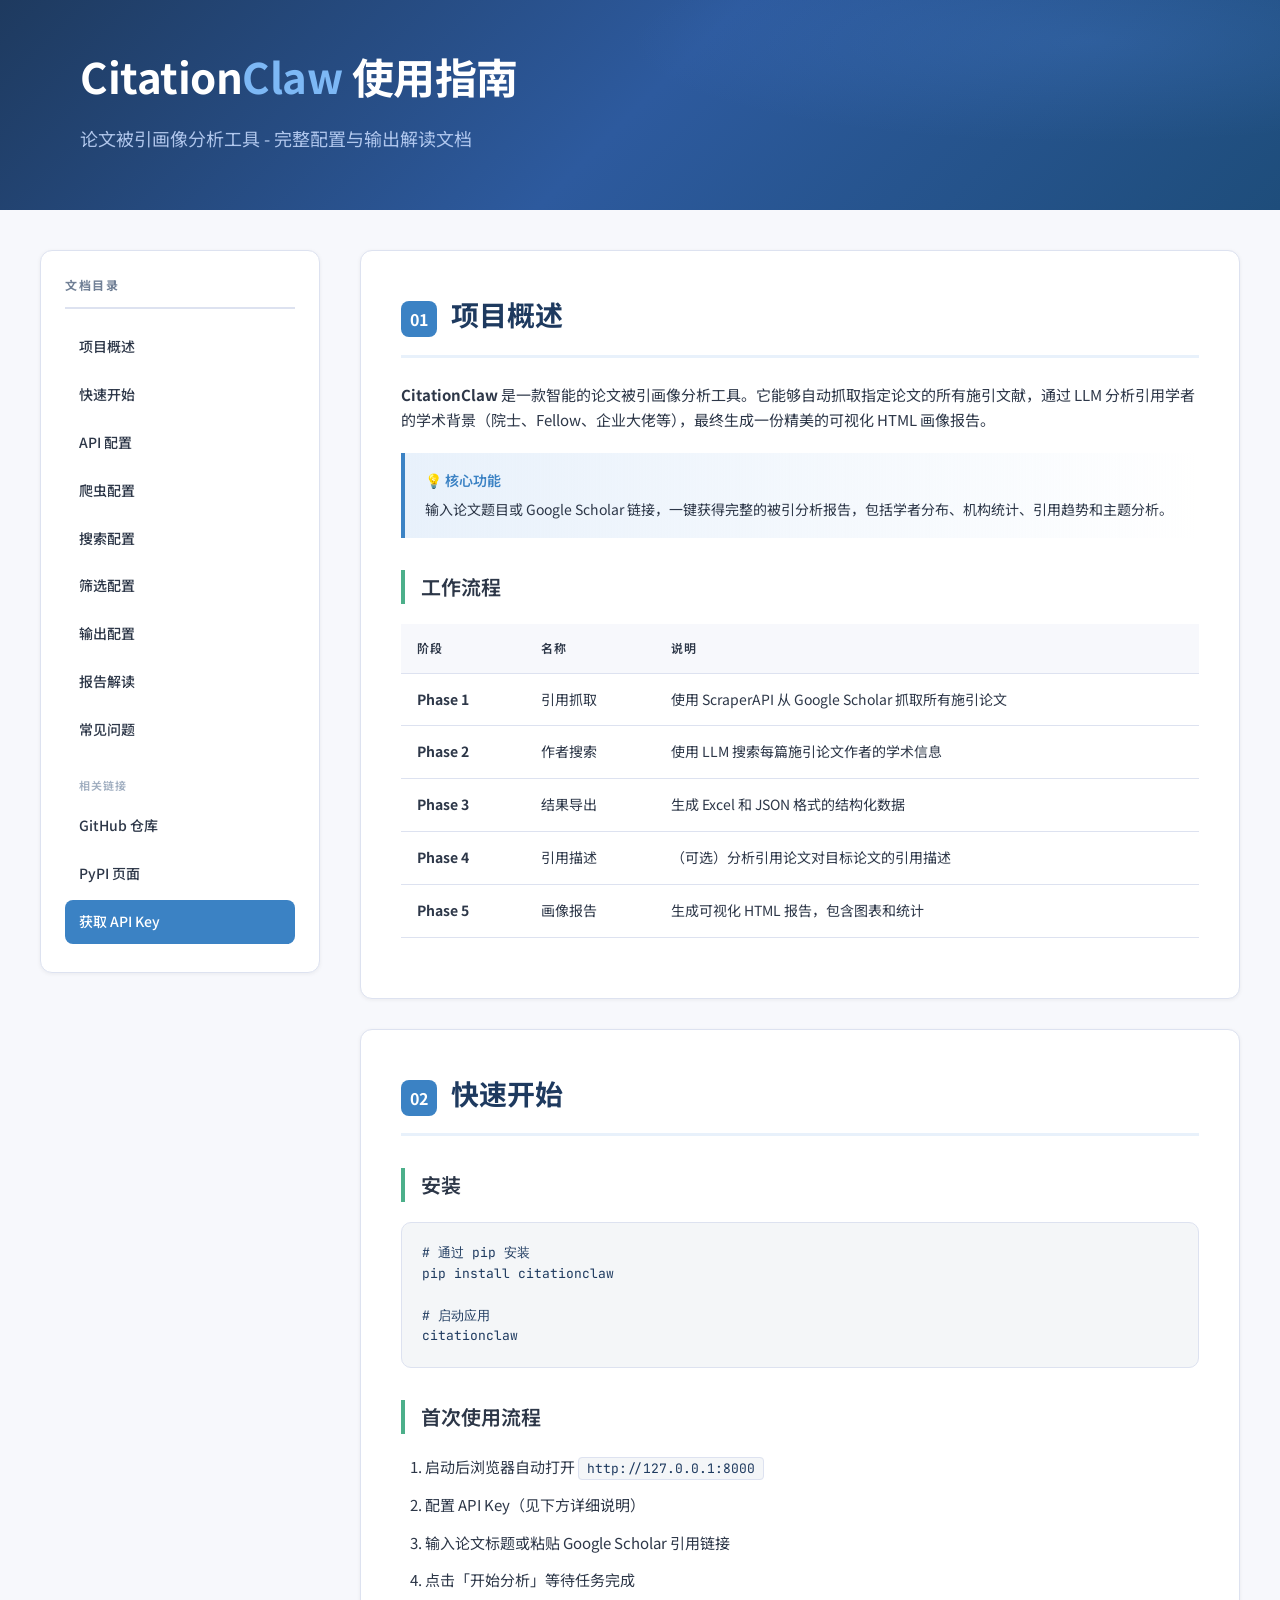
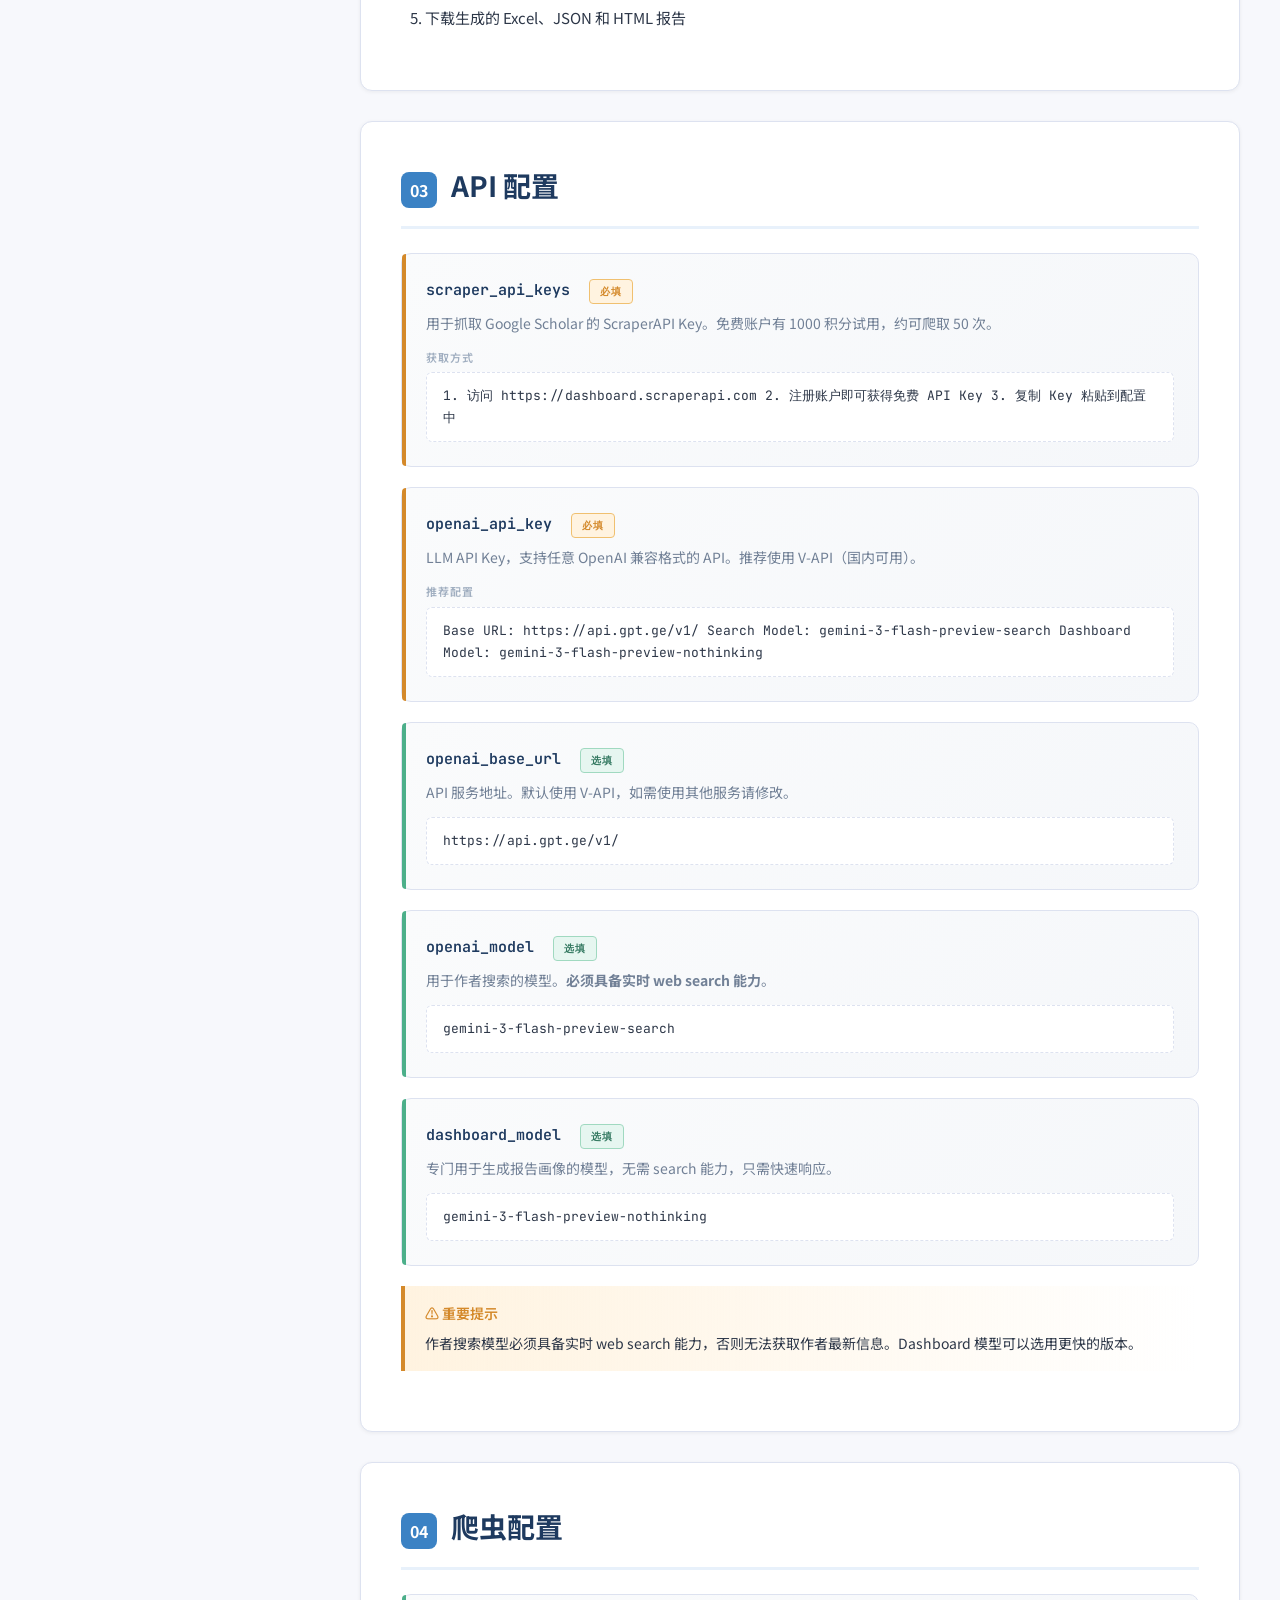
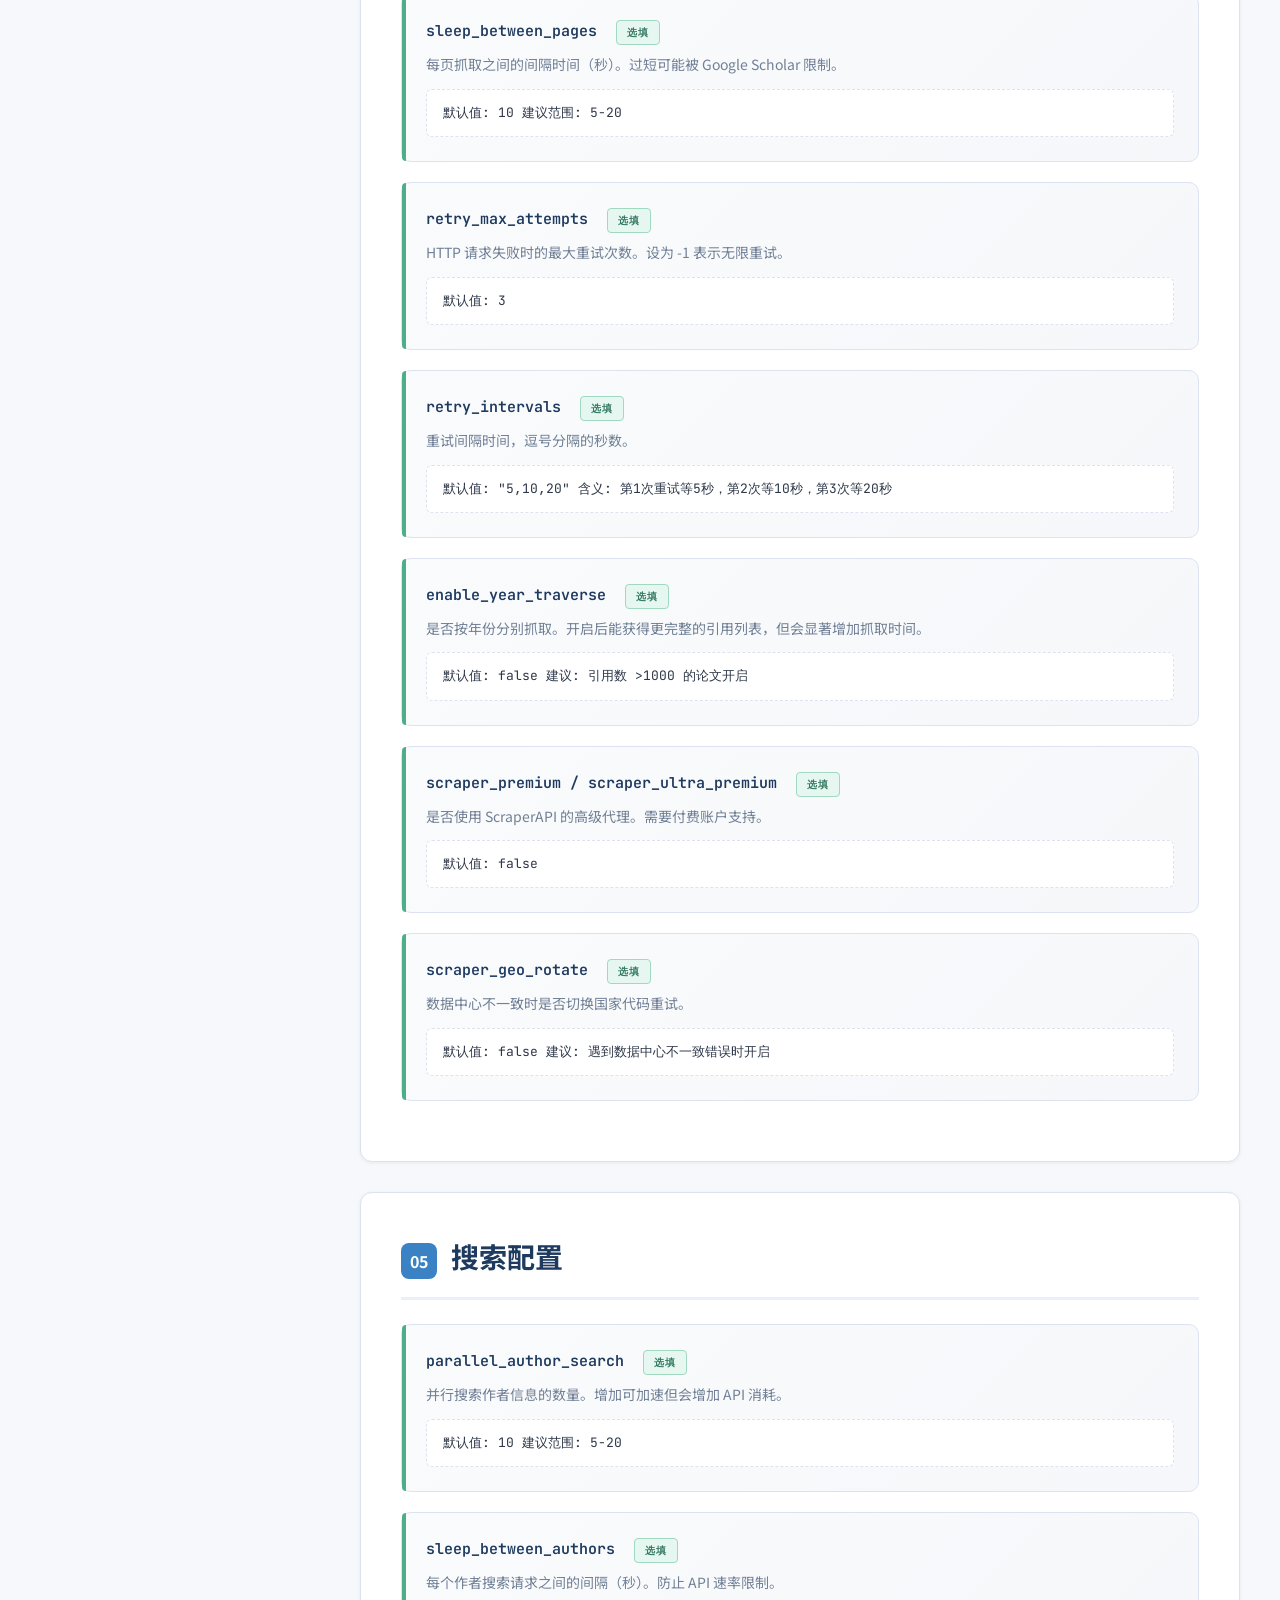
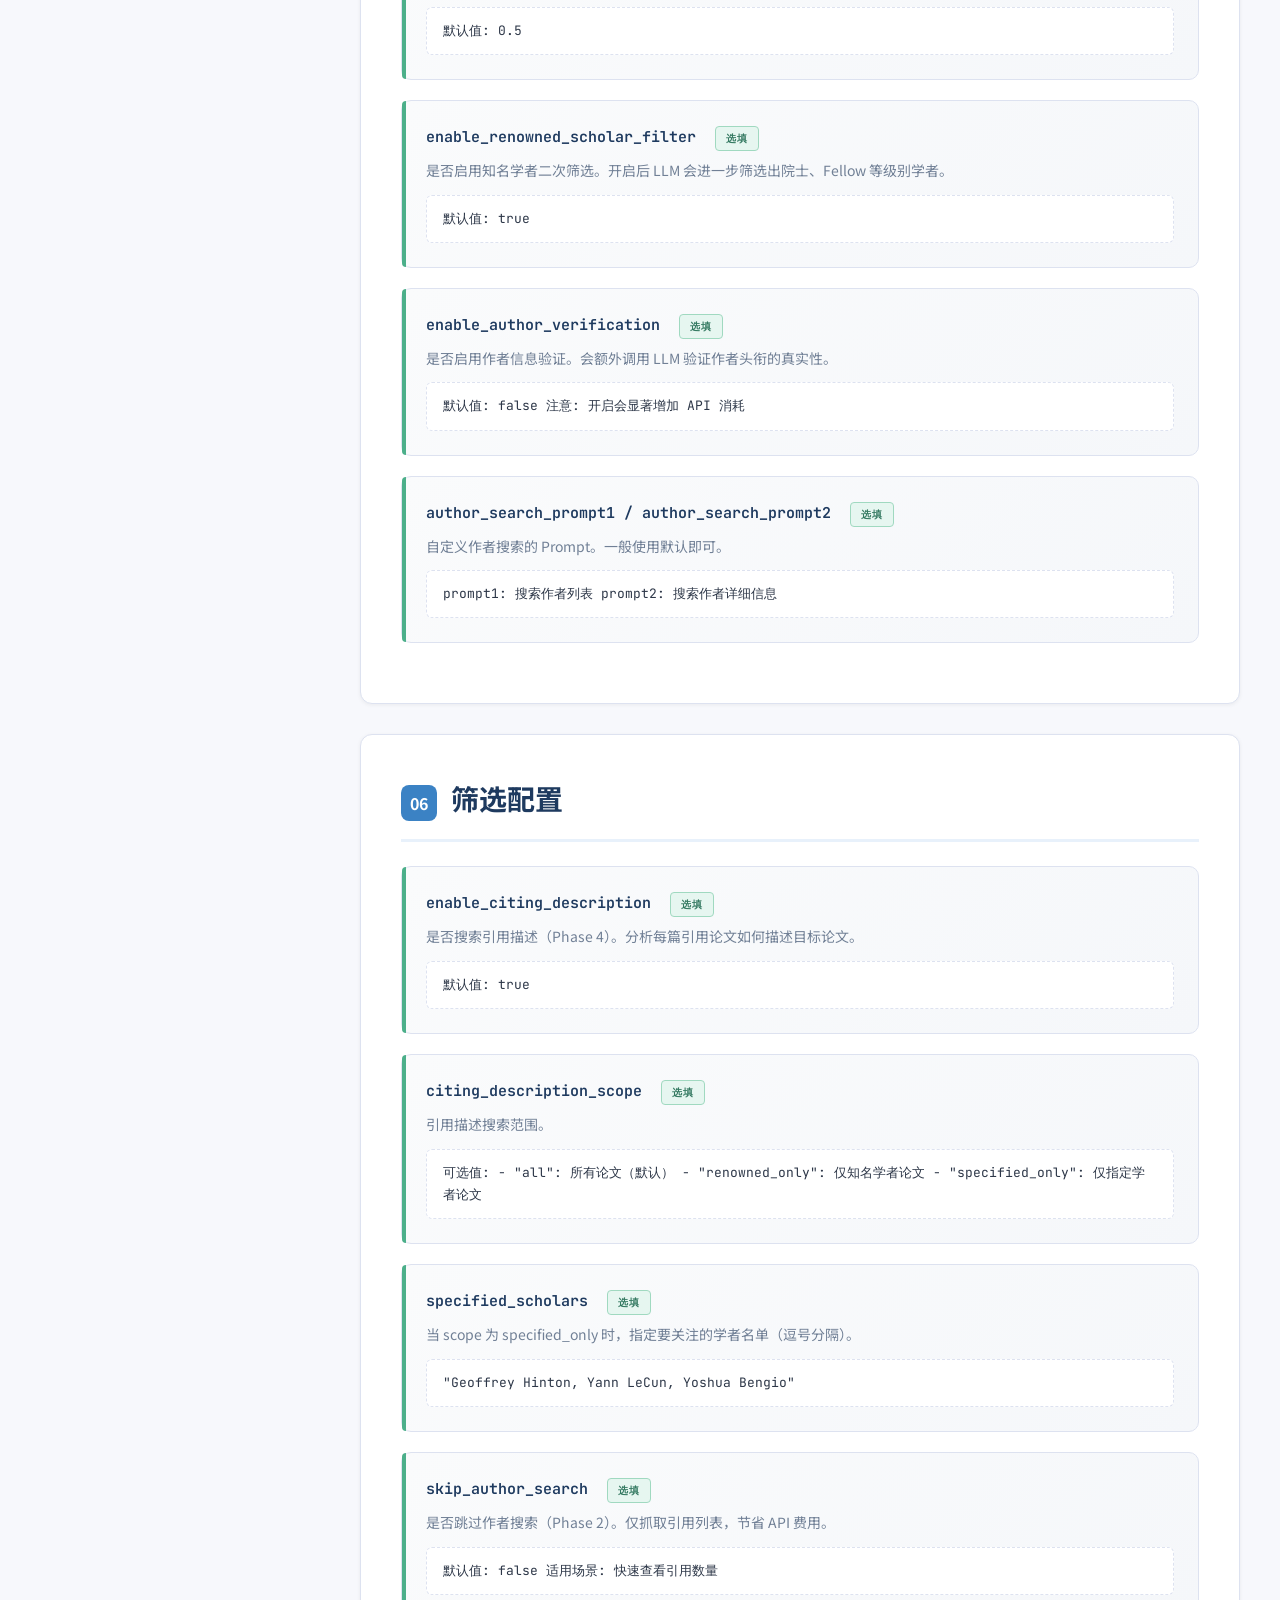
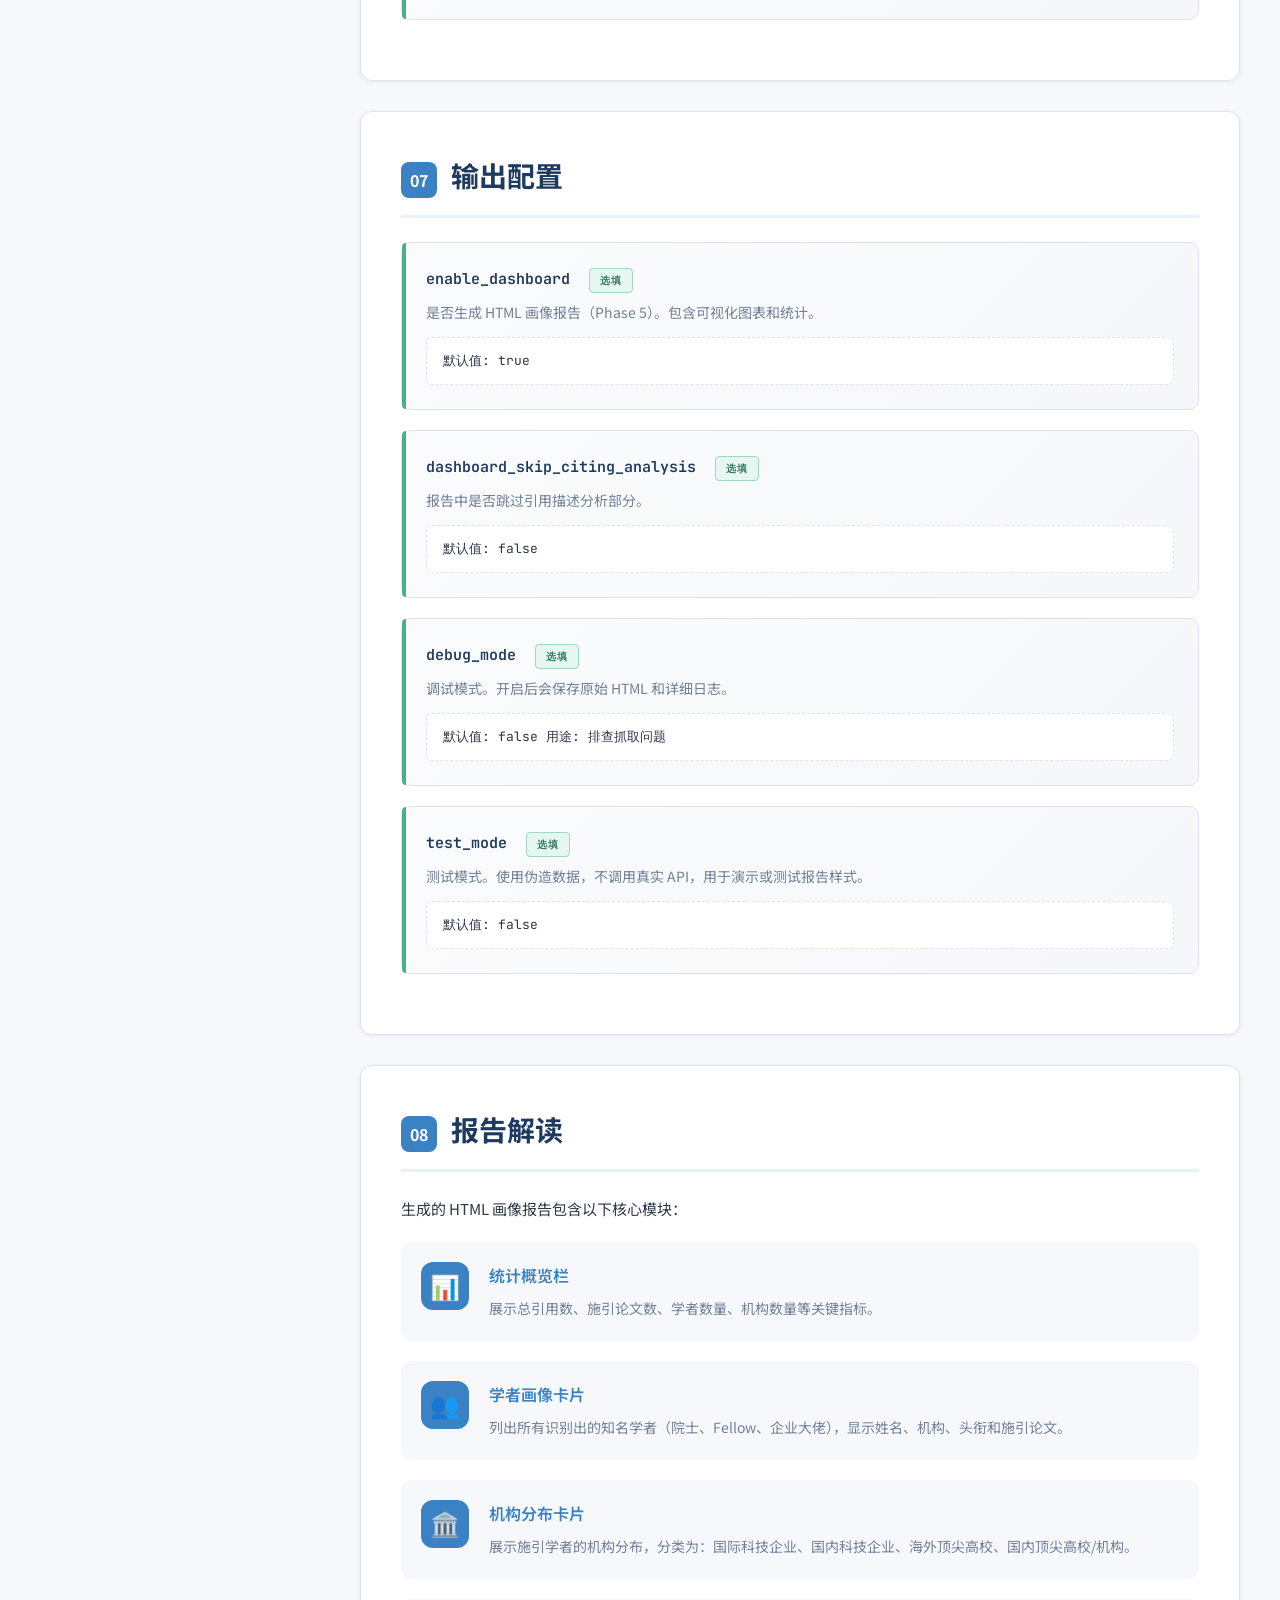
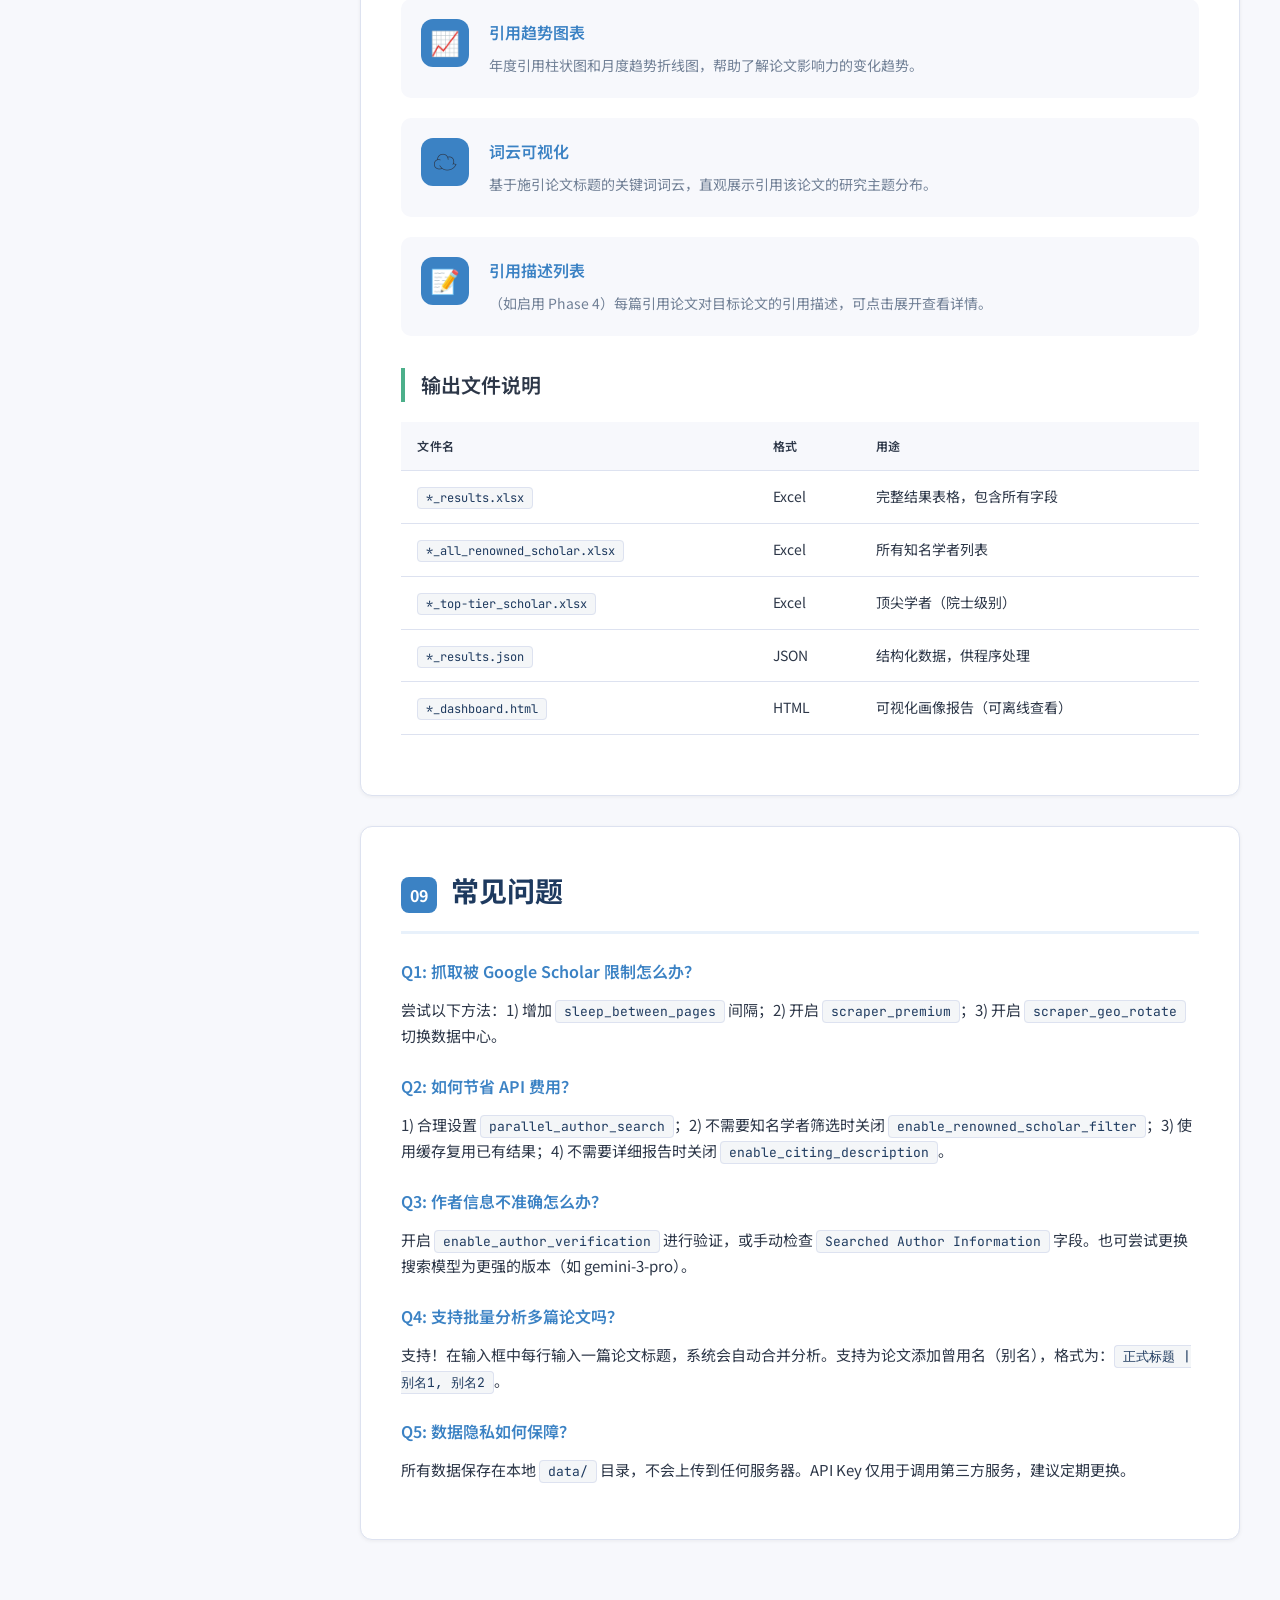
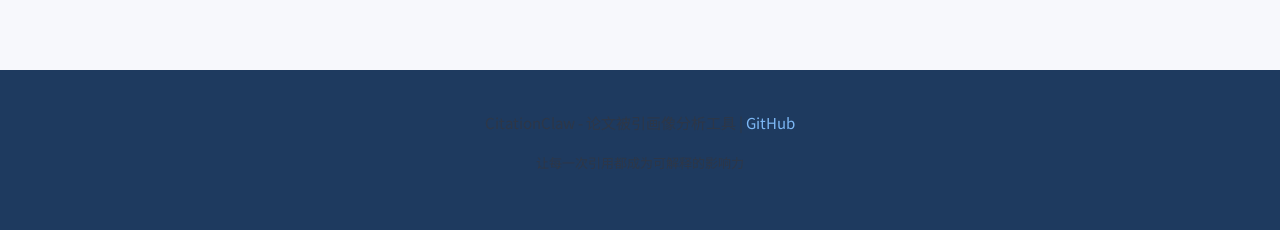
<file: docs/guide.html>
<!DOCTYPE html>
<html lang="zh-CN">
<head>
    <meta charset="UTF-8">
    <meta name="viewport" content="width=device-width, initial-scale=1.0">
    <title>CitationClaw 使用指南 - 论文被引画像分析</title>
    <link rel="preconnect" href="https://fonts.googleapis.com">
    <link href="https://fonts.googleapis.com/css2?family=Noto+Sans+SC:wght@300;400;500;600;700&family=JetBrains+Mono:wght@400;500&display=swap" rel="stylesheet">
    <style>
        :root {
            --primary: #3b82c4;
            --primary-light: #e8f1fb;
            --primary-dark: #1e3a5f;
            --secondary: #4caf8a;
            --accent: #d4892a;
            --text: #2d3748;
            --text-muted: #718096;
            --text-light: #a0aec0;
            --bg: #f7f8fc;
            --surface: #ffffff;
            --border: #dde2f0;
            --code-bg: #f4f6f8;
            --shadow: 0 4px 16px rgba(0,0,0,0.08);
            --shadow-sm: 0 1px 4px rgba(0,0,0,0.06);
        }

        * { box-sizing: border-box; margin: 0; padding: 0; }
        html { scroll-behavior: smooth; }
        
        body {
            font-family: 'Noto Sans SC', -apple-system, BlinkMacSystemFont, sans-serif;
            background: var(--bg);
            color: var(--text);
            line-height: 1.7;
            font-size: 15px;
        }

        /* Header */
        .header {
            background: linear-gradient(135deg, #1e3a5f 0%, #2d5a9e 50%, #1e4d7b 100%);
            padding: 40px 0;
            position: relative;
            overflow: hidden;
        }
        
        .header::before {
            content: '';
            position: absolute;
            inset: 0;
            background: radial-gradient(ellipse 60% 80% at 85% 20%, rgba(100,160,255,0.15) 0%, transparent 60%);
            pointer-events: none;
        }
        
        .header-content {
            max-width: 1200px;
            margin: 0 auto;
            padding: 0 40px;
            position: relative;
            z-index: 1;
        }
        
        .header h1 {
            font-size: 42px;
            font-weight: 700;
            color: #fff;
            margin-bottom: 12px;
            letter-spacing: -0.5px;
        }
        
        .header h1 em {
            font-style: normal;
            color: #7db8f5;
        }
        
        .header p {
            font-size: 18px;
            color: rgba(200,220,255,0.85);
            max-width: 600px;
        }

        /* Layout */
        .container {
            max-width: 1400px;
            margin: 0 auto;
            display: flex;
            gap: 40px;
            padding: 40px;
        }

        /* Sidebar Navigation */
        .sidebar {
            width: 280px;
            flex-shrink: 0;
            position: sticky;
            top: 20px;
            height: fit-content;
        }
        
        .nav-card {
            background: var(--surface);
            border: 1px solid var(--border);
            border-radius: 12px;
            padding: 24px;
            box-shadow: var(--shadow-sm);
        }
        
        .nav-title {
            font-size: 12px;
            font-weight: 700;
            color: var(--text-muted);
            text-transform: uppercase;
            letter-spacing: 1.5px;
            margin-bottom: 16px;
            padding-bottom: 12px;
            border-bottom: 2px solid var(--border);
        }
        
        .nav-list {
            list-style: none;
        }
        
        .nav-list li {
            margin-bottom: 4px;
        }
        
        .nav-list a {
            display: block;
            padding: 10px 14px;
            color: var(--text);
            text-decoration: none;
            border-radius: 8px;
            font-size: 14px;
            font-weight: 500;
            transition: all 0.2s;
        }
        
        .nav-list a:hover {
            background: var(--primary-light);
            color: var(--primary);
        }
        
        .nav-list a.active {
            background: var(--primary);
            color: #fff;
        }
        
        .nav-section {
            margin-top: 24px;
        }
        
        .nav-section-title {
            font-size: 11px;
            font-weight: 600;
            color: var(--text-light);
            text-transform: uppercase;
            letter-spacing: 1px;
            margin-bottom: 10px;
            padding-left: 14px;
        }

        /* Main Content */
        .main {
            flex: 1;
            min-width: 0;
        }
        
        .content-card {
            background: var(--surface);
            border: 1px solid var(--border);
            border-radius: 12px;
            padding: 40px;
            margin-bottom: 30px;
            box-shadow: var(--shadow-sm);
        }
        
        .section-title {
            font-size: 28px;
            font-weight: 700;
            color: var(--primary-dark);
            margin-bottom: 24px;
            padding-bottom: 16px;
            border-bottom: 3px solid var(--primary-light);
        }
        
        .section-title .num {
            display: inline-block;
            width: 36px;
            height: 36px;
            background: var(--primary);
            color: #fff;
            border-radius: 8px;
            text-align: center;
            line-height: 36px;
            font-size: 16px;
            margin-right: 14px;
            font-weight: 700;
        }

        h3 {
            font-size: 20px;
            font-weight: 600;
            color: var(--text);
            margin: 32px 0 16px;
            padding-left: 16px;
            border-left: 4px solid var(--secondary);
        }
        
        h4 {
            font-size: 16px;
            font-weight: 600;
            color: var(--primary);
            margin: 24px 0 12px;
        }

        p {
            margin-bottom: 16px;
            color: var(--text);
        }

        /* Code blocks */
        code {
            font-family: 'JetBrains Mono', 'Fira Code', monospace;
            font-size: 13px;
            background: var(--code-bg);
            padding: 2px 8px;
            border-radius: 4px;
            color: var(--primary-dark);
            border: 1px solid var(--border);
        }
        
        pre {
            background: var(--code-bg);
            border: 1px solid var(--border);
            border-radius: 10px;
            padding: 20px;
            overflow-x: auto;
            margin: 20px 0;
        }
        
        pre code {
            background: none;
            border: none;
            padding: 0;
            display: block;
            line-height: 1.6;
        }

        /* Tables */
        table {
            width: 100%;
            border-collapse: collapse;
            margin: 20px 0;
            font-size: 14px;
        }
        
        th, td {
            padding: 14px 16px;
            text-align: left;
            border-bottom: 1px solid var(--border);
        }
        
        th {
            background: var(--bg);
            font-weight: 600;
            color: var(--text);
            font-size: 12px;
            text-transform: uppercase;
            letter-spacing: 0.5px;
        }
        
        tr:hover {
            background: var(--primary-light);
        }
        
        td code {
            font-size: 12px;
        }

        /* Field cards */
        .field-card {
            background: linear-gradient(135deg, #fafbfc 0%, #f5f7fa 100%);
            border: 1px solid var(--border);
            border-radius: 10px;
            padding: 24px;
            margin: 20px 0;
            position: relative;
        }
        
        .field-card::before {
            content: '';
            position: absolute;
            left: 0;
            top: 0;
            bottom: 0;
            width: 4px;
            background: var(--primary);
            border-radius: 10px 0 0 10px;
        }
        
        .field-card.required::before {
            background: var(--accent);
        }
        
        .field-card.optional::before {
            background: var(--secondary);
        }
        
        .field-name {
            font-family: 'JetBrains Mono', monospace;
            font-size: 15px;
            font-weight: 600;
            color: var(--primary-dark);
            margin-bottom: 8px;
        }
        
        .field-badge {
            display: inline-block;
            font-size: 10px;
            font-weight: 700;
            text-transform: uppercase;
            letter-spacing: 1px;
            padding: 3px 10px;
            border-radius: 4px;
            margin-left: 10px;
        }
        
        .badge-required {
            background: #fff3e0;
            color: #d4892a;
            border: 1px solid #f0c070;
        }
        
        .badge-optional {
            background: #e6f6f0;
            color: #357a62;
            border: 1px solid #a0d9c0;
        }
        
        .field-desc {
            color: var(--text-muted);
            font-size: 14px;
            margin-bottom: 12px;
        }
        
        .field-example {
            background: var(--surface);
            border: 1px dashed var(--border);
            border-radius: 6px;
            padding: 12px 16px;
            font-family: 'JetBrains Mono', monospace;
            font-size: 13px;
            color: var(--text);
        }
        
        .field-example-label {
            font-size: 11px;
            font-weight: 600;
            color: var(--text-light);
            text-transform: uppercase;
            letter-spacing: 1px;
            margin-bottom: 6px;
        }

        /* Tips */
        .tip {
            background: linear-gradient(90deg, var(--primary-light), transparent);
            border-left: 4px solid var(--primary);
            padding: 16px 20px;
            margin: 20px 0;
            border-radius: 0 8px 8px 0;
        }
        
        .tip-title {
            font-weight: 600;
            color: var(--primary);
            margin-bottom: 6px;
            font-size: 14px;
        }
        
        .tip p {
            margin: 0;
            font-size: 14px;
            color: var(--text);
        }
        
        .warning {
            background: linear-gradient(90deg, #fff3e0, transparent);
            border-left-color: var(--accent);
        }
        
        .warning .tip-title {
            color: var(--accent);
        }

        /* Report sections */
        .report-section {
            display: flex;
            gap: 20px;
            margin: 20px 0;
            padding: 20px;
            background: var(--bg);
            border-radius: 10px;
        }
        
        .report-icon {
            width: 48px;
            height: 48px;
            background: var(--primary);
            border-radius: 12px;
            display: flex;
            align-items: center;
            justify-content: center;
            font-size: 24px;
            flex-shrink: 0;
        }
        
        .report-content h4 {
            margin: 0 0 8px;
        }
        
        .report-content p {
            margin: 0;
            font-size: 14px;
            color: var(--text-muted);
        }

        /* Footer */
        .footer {
            background: var(--primary-dark);
            color: rgba(255,255,255,0.7);
            padding: 40px;
            text-align: center;
            margin-top: 60px;
        }
        
        .footer a {
            color: #7db8f5;
            text-decoration: none;
        }

        /* Responsive */
        @media (max-width: 1024px) {
            .container {
                flex-direction: column;
            }
            .sidebar {
                width: 100%;
                position: static;
            }
        }
    </style>
</head>
<body>

<header class="header">
    <div class="header-content">
        <h1>Citation<em>Claw</em> 使用指南</h1>
        <p>论文被引画像分析工具 - 完整配置与输出解读文档</p>
    </div>
</header>

<div class="container">
    <!-- Sidebar Navigation -->
    <nav class="sidebar">
        <div class="nav-card">
            <div class="nav-title">文档目录</div>
            <ul class="nav-list">
                <li><a href="#overview" class="active">项目概述</a></li>
                <li><a href="#quickstart">快速开始</a></li>
                <li><a href="#api-config">API 配置</a></li>
                <li><a href="#scraper-config">爬虫配置</a></li>
                <li><a href="#search-config">搜索配置</a></li>
                <li><a href="#filter-config">筛选配置</a></li>
                <li><a href="#output-config">输出配置</a></li>
                <li><a href="#report-guide">报告解读</a></li>
                <li><a href="#faq">常见问题</a></li>
            </ul>
            
            <div class="nav-section">
                <div class="nav-section-title">相关链接</div>
                <ul class="nav-list">
                    <li><a href="https://github.com/VisionXLab/CitationClaw" target="_blank">GitHub 仓库</a></li>
                    <li><a href="https://pypi.org/project/citationclaw/" target="_blank">PyPI 页面</a></li>
                    <li><a href="#" onclick="alert('请访问 https://api.gpt.ge/register?aff=qH2n 获取 API Key')">获取 API Key</a></li>
                </ul>
            </div>
        </div>
    </nav>

    <!-- Main Content -->
    <main class="main">
        
        <!-- Overview -->
        <section id="overview" class="content-card">
            <h2 class="section-title"><span class="num">01</span>项目概述</h2>
            
            <p><strong>CitationClaw</strong> 是一款智能的论文被引画像分析工具。它能够自动抓取指定论文的所有施引文献，通过 LLM 分析引用学者的学术背景（院士、Fellow、企业大佬等），最终生成一份精美的可视化 HTML 画像报告。</p>
            
            <div class="tip">
                <div class="tip-title">💡 核心功能</div>
                <p>输入论文题目或 Google Scholar 链接，一键获得完整的被引分析报告，包括学者分布、机构统计、引用趋势和主题分析。</p>
            </div>
            
            <h3>工作流程</h3>
            <table>
                <tr>
                    <th>阶段</th>
                    <th>名称</th>
                    <th>说明</th>
                </tr>
                <tr>
                    <td><strong>Phase 1</strong></td>
                    <td>引用抓取</td>
                    <td>使用 ScraperAPI 从 Google Scholar 抓取所有施引论文</td>
                </tr>
                <tr>
                    <td><strong>Phase 2</strong></td>
                    <td>作者搜索</td>
                    <td>使用 LLM 搜索每篇施引论文作者的学术信息</td>
                </tr>
                <tr>
                    <td><strong>Phase 3</strong></td>
                    <td>结果导出</td>
                    <td>生成 Excel 和 JSON 格式的结构化数据</td>
                </tr>
                <tr>
                    <td><strong>Phase 4</strong></td>
                    <td>引用描述</td>
                    <td>（可选）分析引用论文对目标论文的引用描述</td>
                </tr>
                <tr>
                    <td><strong>Phase 5</strong></td>
                    <td>画像报告</td>
                    <td>生成可视化 HTML 报告，包含图表和统计</td>
                </tr>
            </table>
        </section>

        <!-- Quick Start -->
        <section id="quickstart" class="content-card">
            <h2 class="section-title"><span class="num">02</span>快速开始</h2>
            
            <h3>安装</h3>
            <pre><code># 通过 pip 安装
pip install citationclaw

# 启动应用
citationclaw</code></pre>
            
            <h3>首次使用流程</h3>
            <ol style="margin: 20px 0; padding-left: 24px;">
                <li style="margin-bottom: 12px;">启动后浏览器自动打开 <code>http://127.0.0.1:8000</code></li>
                <li style="margin-bottom: 12px;">配置 API Key（见下方详细说明）</li>
                <li style="margin-bottom: 12px;">输入论文标题或粘贴 Google Scholar 引用链接</li>
                <li style="margin-bottom: 12px;">点击「开始分析」等待任务完成</li>
                <li>下载生成的 Excel、JSON 和 HTML 报告</li>
            </ol>
        </section>

        <!-- API Config -->
        <section id="api-config" class="content-card">
            <h2 class="section-title"><span class="num">03</span>API 配置</h2>
            
            <div class="field-card required">
                <div class="field-name">
                    scraper_api_keys
                    <span class="field-badge badge-required">必填</span>
                </div>
                <div class="field-desc">用于抓取 Google Scholar 的 ScraperAPI Key。免费账户有 1000 积分试用，约可爬取 50 次。</div>
                <div class="field-example-label">获取方式</div>
                <div class="field-example">1. 访问 https://dashboard.scraperapi.com
2. 注册账户即可获得免费 API Key
3. 复制 Key 粘贴到配置中</div>
            </div>
            
            <div class="field-card required">
                <div class="field-name">
                    openai_api_key
                    <span class="field-badge badge-required">必填</span>
                </div>
                <div class="field-desc">LLM API Key，支持任意 OpenAI 兼容格式的 API。推荐使用 V-API（国内可用）。</div>
                <div class="field-example-label">推荐配置</div>
                <div class="field-example">Base URL: https://api.gpt.ge/v1/
Search Model: gemini-3-flash-preview-search
Dashboard Model: gemini-3-flash-preview-nothinking</div>
            </div>
            
            <div class="field-card optional">
                <div class="field-name">
                    openai_base_url
                    <span class="field-badge badge-optional">选填</span>
                </div>
                <div class="field-desc">API 服务地址。默认使用 V-API，如需使用其他服务请修改。</div>
                <div class="field-example">https://api.gpt.ge/v1/</div>
            </div>
            
            <div class="field-card optional">
                <div class="field-name">
                    openai_model
                    <span class="field-badge badge-optional">选填</span>
                </div>
                <div class="field-desc">用于作者搜索的模型。<strong>必须具备实时 web search 能力</strong>。</div>
                <div class="field-example">gemini-3-flash-preview-search</div>
            </div>
            
            <div class="field-card optional">
                <div class="field-name">
                    dashboard_model
                    <span class="field-badge badge-optional">选填</span>
                </div>
                <div class="field-desc">专门用于生成报告画像的模型，无需 search 能力，只需快速响应。</div>
                <div class="field-example">gemini-3-flash-preview-nothinking</div>
            </div>

            <div class="tip warning">
                <div class="tip-title">⚠️ 重要提示</div>
                <p>作者搜索模型必须具备实时 web search 能力，否则无法获取作者最新信息。Dashboard 模型可以选用更快的版本。</p>
            </div>
        </section>

        <!-- Scraper Config -->
        <section id="scraper-config" class="content-card">
            <h2 class="section-title"><span class="num">04</span>爬虫配置</h2>
            
            <div class="field-card optional">
                <div class="field-name">
                    sleep_between_pages
                    <span class="field-badge badge-optional">选填</span>
                </div>
                <div class="field-desc">每页抓取之间的间隔时间（秒）。过短可能被 Google Scholar 限制。</div>
                <div class="field-example">默认值: 10
建议范围: 5-20</div>
            </div>
            
            <div class="field-card optional">
                <div class="field-name">
                    retry_max_attempts
                    <span class="field-badge badge-optional">选填</span>
                </div>
                <div class="field-desc">HTTP 请求失败时的最大重试次数。设为 -1 表示无限重试。</div>
                <div class="field-example">默认值: 3</div>
            </div>
            
            <div class="field-card optional">
                <div class="field-name">
                    retry_intervals
                    <span class="field-badge badge-optional">选填</span>
                </div>
                <div class="field-desc">重试间隔时间，逗号分隔的秒数。</div>
                <div class="field-example">默认值: "5,10,20"
含义: 第1次重试等5秒，第2次等10秒，第3次等20秒</div>
            </div>
            
            <div class="field-card optional">
                <div class="field-name">
                    enable_year_traverse
                    <span class="field-badge badge-optional">选填</span>
                </div>
                <div class="field-desc">是否按年份分别抓取。开启后能获得更完整的引用列表，但会显著增加抓取时间。</div>
                <div class="field-example">默认值: false
建议: 引用数 >1000 的论文开启</div>
            </div>
            
            <div class="field-card optional">
                <div class="field-name">
                    scraper_premium / scraper_ultra_premium
                    <span class="field-badge badge-optional">选填</span>
                </div>
                <div class="field-desc">是否使用 ScraperAPI 的高级代理。需要付费账户支持。</div>
                <div class="field-example">默认值: false</div>
            </div>
            
            <div class="field-card optional">
                <div class="field-name">
                    scraper_geo_rotate
                    <span class="field-badge badge-optional">选填</span>
                </div>
                <div class="field-desc">数据中心不一致时是否切换国家代码重试。</div>
                <div class="field-example">默认值: false
建议: 遇到数据中心不一致错误时开启</div>
            </div>
        </section>

        <!-- Search Config -->
        <section id="search-config" class="content-card">
            <h2 class="section-title"><span class="num">05</span>搜索配置</h2>
            
            <div class="field-card optional">
                <div class="field-name">
                    parallel_author_search
                    <span class="field-badge badge-optional">选填</span>
                </div>
                <div class="field-desc">并行搜索作者信息的数量。增加可加速但会增加 API 消耗。</div>
                <div class="field-example">默认值: 10
建议范围: 5-20</div>
            </div>
            
            <div class="field-card optional">
                <div class="field-name">
                    sleep_between_authors
                    <span class="field-badge badge-optional">选填</span>
                </div>
                <div class="field-desc">每个作者搜索请求之间的间隔（秒）。防止 API 速率限制。</div>
                <div class="field-example">默认值: 0.5</div>
            </div>
            
            <div class="field-card optional">
                <div class="field-name">
                    enable_renowned_scholar_filter
                    <span class="field-badge badge-optional">选填</span>
                </div>
                <div class="field-desc">是否启用知名学者二次筛选。开启后 LLM 会进一步筛选出院士、Fellow 等级别学者。</div>
                <div class="field-example">默认值: true</div>
            </div>
            
            <div class="field-card optional">
                <div class="field-name">
                    enable_author_verification
                    <span class="field-badge badge-optional">选填</span>
                </div>
                <div class="field-desc">是否启用作者信息验证。会额外调用 LLM 验证作者头衔的真实性。</div>
                <div class="field-example">默认值: false
注意: 开启会显著增加 API 消耗</div>
            </div>
            
            <div class="field-card optional">
                <div class="field-name">
                    author_search_prompt1 / author_search_prompt2
                    <span class="field-badge badge-optional">选填</span>
                </div>
                <div class="field-desc">自定义作者搜索的 Prompt。一般使用默认即可。</div>
                <div class="field-example">prompt1: 搜索作者列表
prompt2: 搜索作者详细信息</div>
            </div>
        </section>

        <!-- Filter Config -->
        <section id="filter-config" class="content-card">
            <h2 class="section-title"><span class="num">06</span>筛选配置</h2>
            
            <div class="field-card optional">
                <div class="field-name">
                    enable_citing_description
                    <span class="field-badge badge-optional">选填</span>
                </div>
                <div class="field-desc">是否搜索引用描述（Phase 4）。分析每篇引用论文如何描述目标论文。</div>
                <div class="field-example">默认值: true</div>
            </div>
            
            <div class="field-card optional">
                <div class="field-name">
                    citing_description_scope
                    <span class="field-badge badge-optional">选填</span>
                </div>
                <div class="field-desc">引用描述搜索范围。</div>
                <div class="field-example">可选值:
- "all": 所有论文（默认）
- "renowned_only": 仅知名学者论文
- "specified_only": 仅指定学者论文</div>
            </div>
            
            <div class="field-card optional">
                <div class="field-name">
                    specified_scholars
                    <span class="field-badge badge-optional">选填</span>
                </div>
                <div class="field-desc">当 scope 为 specified_only 时，指定要关注的学者名单（逗号分隔）。</div>
                <div class="field-example">"Geoffrey Hinton, Yann LeCun, Yoshua Bengio"</div>
            </div>
            
            <div class="field-card optional">
                <div class="field-name">
                    skip_author_search
                    <span class="field-badge badge-optional">选填</span>
                </div>
                <div class="field-desc">是否跳过作者搜索（Phase 2）。仅抓取引用列表，节省 API 费用。</div>
                <div class="field-example">默认值: false
适用场景: 快速查看引用数量</div>
            </div>
        </section>

        <!-- Output Config -->
        <section id="output-config" class="content-card">
            <h2 class="section-title"><span class="num">07</span>输出配置</h2>
            
            <div class="field-card optional">
                <div class="field-name">
                    enable_dashboard
                    <span class="field-badge badge-optional">选填</span>
                </div>
                <div class="field-desc">是否生成 HTML 画像报告（Phase 5）。包含可视化图表和统计。</div>
                <div class="field-example">默认值: true</div>
            </div>
            
            <div class="field-card optional">
                <div class="field-name">
                    dashboard_skip_citing_analysis
                    <span class="field-badge badge-optional">选填</span>
                </div>
                <div class="field-desc">报告中是否跳过引用描述分析部分。</div>
                <div class="field-example">默认值: false</div>
            </div>
            
            <div class="field-card optional">
                <div class="field-name">
                    debug_mode
                    <span class="field-badge badge-optional">选填</span>
                </div>
                <div class="field-desc">调试模式。开启后会保存原始 HTML 和详细日志。</div>
                <div class="field-example">默认值: false
用途: 排查抓取问题</div>
            </div>
            
            <div class="field-card optional">
                <div class="field-name">
                    test_mode
                    <span class="field-badge badge-optional">选填</span>
                </div>
                <div class="field-desc">测试模式。使用伪造数据，不调用真实 API，用于演示或测试报告样式。</div>
                <div class="field-example">默认值: false</div>
            </div>
        </section>

        <!-- Report Guide -->
        <section id="report-guide" class="content-card">
            <h2 class="section-title"><span class="num">08</span>报告解读</h2>
            
            <p>生成的 HTML 画像报告包含以下核心模块：</p>
            
            <div class="report-section">
                <div class="report-icon">📊</div>
                <div class="report-content">
                    <h4>统计概览栏</h4>
                    <p>展示总引用数、施引论文数、学者数量、机构数量等关键指标。</p>
                </div>
            </div>
            
            <div class="report-section">
                <div class="report-icon">👥</div>
                <div class="report-content">
                    <h4>学者画像卡片</h4>
                    <p>列出所有识别出的知名学者（院士、Fellow、企业大佬），显示姓名、机构、头衔和施引论文。</p>
                </div>
            </div>
            
            <div class="report-section">
                <div class="report-icon">🏛️</div>
                <div class="report-content">
                    <h4>机构分布卡片</h4>
                    <p>展示施引学者的机构分布，分类为：国际科技企业、国内科技企业、海外顶尖高校、国内顶尖高校/机构。</p>
                </div>
            </div>
            
            <div class="report-section">
                <div class="report-icon">📈</div>
                <div class="report-content">
                    <h4>引用趋势图表</h4>
                    <p>年度引用柱状图和月度趋势折线图，帮助了解论文影响力的变化趋势。</p>
                </div>
            </div>
            
            <div class="report-section">
                <div class="report-icon">☁️</div>
                <div class="report-content">
                    <h4>词云可视化</h4>
                    <p>基于施引论文标题的关键词词云，直观展示引用该论文的研究主题分布。</p>
                </div>
            </div>
            
            <div class="report-section">
                <div class="report-icon">📝</div>
                <div class="report-content">
                    <h4>引用描述列表</h4>
                    <p>（如启用 Phase 4）每篇引用论文对目标论文的引用描述，可点击展开查看详情。</p>
                </div>
            </div>
            
            <h3>输出文件说明</h3>
            <table>
                <tr>
                    <th>文件名</th>
                    <th>格式</th>
                    <th>用途</th>
                </tr>
                <tr>
                    <td><code>*_results.xlsx</code></td>
                    <td>Excel</td>
                    <td>完整结果表格，包含所有字段</td>
                </tr>
                <tr>
                    <td><code>*_all_renowned_scholar.xlsx</code></td>
                    <td>Excel</td>
                    <td>所有知名学者列表</td>
                </tr>
                <tr>
                    <td><code>*_top-tier_scholar.xlsx</code></td>
                    <td>Excel</td>
                    <td>顶尖学者（院士级别）</td>
                </tr>
                <tr>
                    <td><code>*_results.json</code></td>
                    <td>JSON</td>
                    <td>结构化数据，供程序处理</td>
                </tr>
                <tr>
                    <td><code>*_dashboard.html</code></td>
                    <td>HTML</td>
                    <td>可视化画像报告（可离线查看）</td>
                </tr>
            </table>
        </section>

        <!-- FAQ -->
        <section id="faq" class="content-card">
            <h2 class="section-title"><span class="num">09</span>常见问题</h2>
            
            <h4>Q1: 抓取被 Google Scholar 限制怎么办？</h4>
            <p>尝试以下方法：1) 增加 <code>sleep_between_pages</code> 间隔；2) 开启 <code>scraper_premium</code>；3) 开启 <code>scraper_geo_rotate</code> 切换数据中心。</p>
            
            <h4>Q2: 如何节省 API 费用？</h4>
            <p>1) 合理设置 <code>parallel_author_search</code>；2) 不需要知名学者筛选时关闭 <code>enable_renowned_scholar_filter</code>；3) 使用缓存复用已有结果；4) 不需要详细报告时关闭 <code>enable_citing_description</code>。</p>
            
            <h4>Q3: 作者信息不准确怎么办？</h4>
            <p>开启 <code>enable_author_verification</code> 进行验证，或手动检查 <code>Searched Author Information</code> 字段。也可尝试更换搜索模型为更强的版本（如 gemini-3-pro）。</p>
            
            <h4>Q4: 支持批量分析多篇论文吗？</h4>
            <p>支持！在输入框中每行输入一篇论文标题，系统会自动合并分析。支持为论文添加曾用名（别名），格式为：<code>正式标题 | 别名1, 别名2</code>。</p>
            
            <h4>Q5: 数据隐私如何保障？</h4>
            <p>所有数据保存在本地 <code>data/</code> 目录，不会上传到任何服务器。API Key 仅用于调用第三方服务，建议定期更换。</p>
        </section>

    </main>
</div>

<footer class="footer">
    <p>CitationClaw - 论文被引画像分析工具 | <a href="https://github.com/VisionXLab/CitationClaw">GitHub</a></p>
    <p style="margin-top: 8px; font-size: 13px;">让每一次引用都成为可解释的影响力</p>
</footer>

<script>
    // Smooth scroll and active nav highlighting
    document.querySelectorAll('.nav-list a').forEach(link => {
        link.addEventListener('click', function(e) {
            const href = this.getAttribute('href');
            if (href.startsWith('#')) {
                e.preventDefault();
                const target = document.querySelector(href);
                if (target) {
                    target.scrollIntoView({ behavior: 'smooth', block: 'start' });
                }
            }
        });
    });

    // Highlight active section on scroll
    window.addEventListener('scroll', () => {
        const sections = document.querySelectorAll('.content-card[id]');
        const navLinks = document.querySelectorAll('.nav-list a');
        
        let current = '';
        sections.forEach(section => {
            const sectionTop = section.offsetTop - 100;
            if (scrollY >= sectionTop) {
                current = section.getAttribute('id');
            }
        });
        
        navLinks.forEach(link => {
            link.classList.remove('active');
            if (link.getAttribute('href') === '#' + current) {
                link.classList.add('active');
            }
        });
    });
</script>

</body>
</html>
</file>
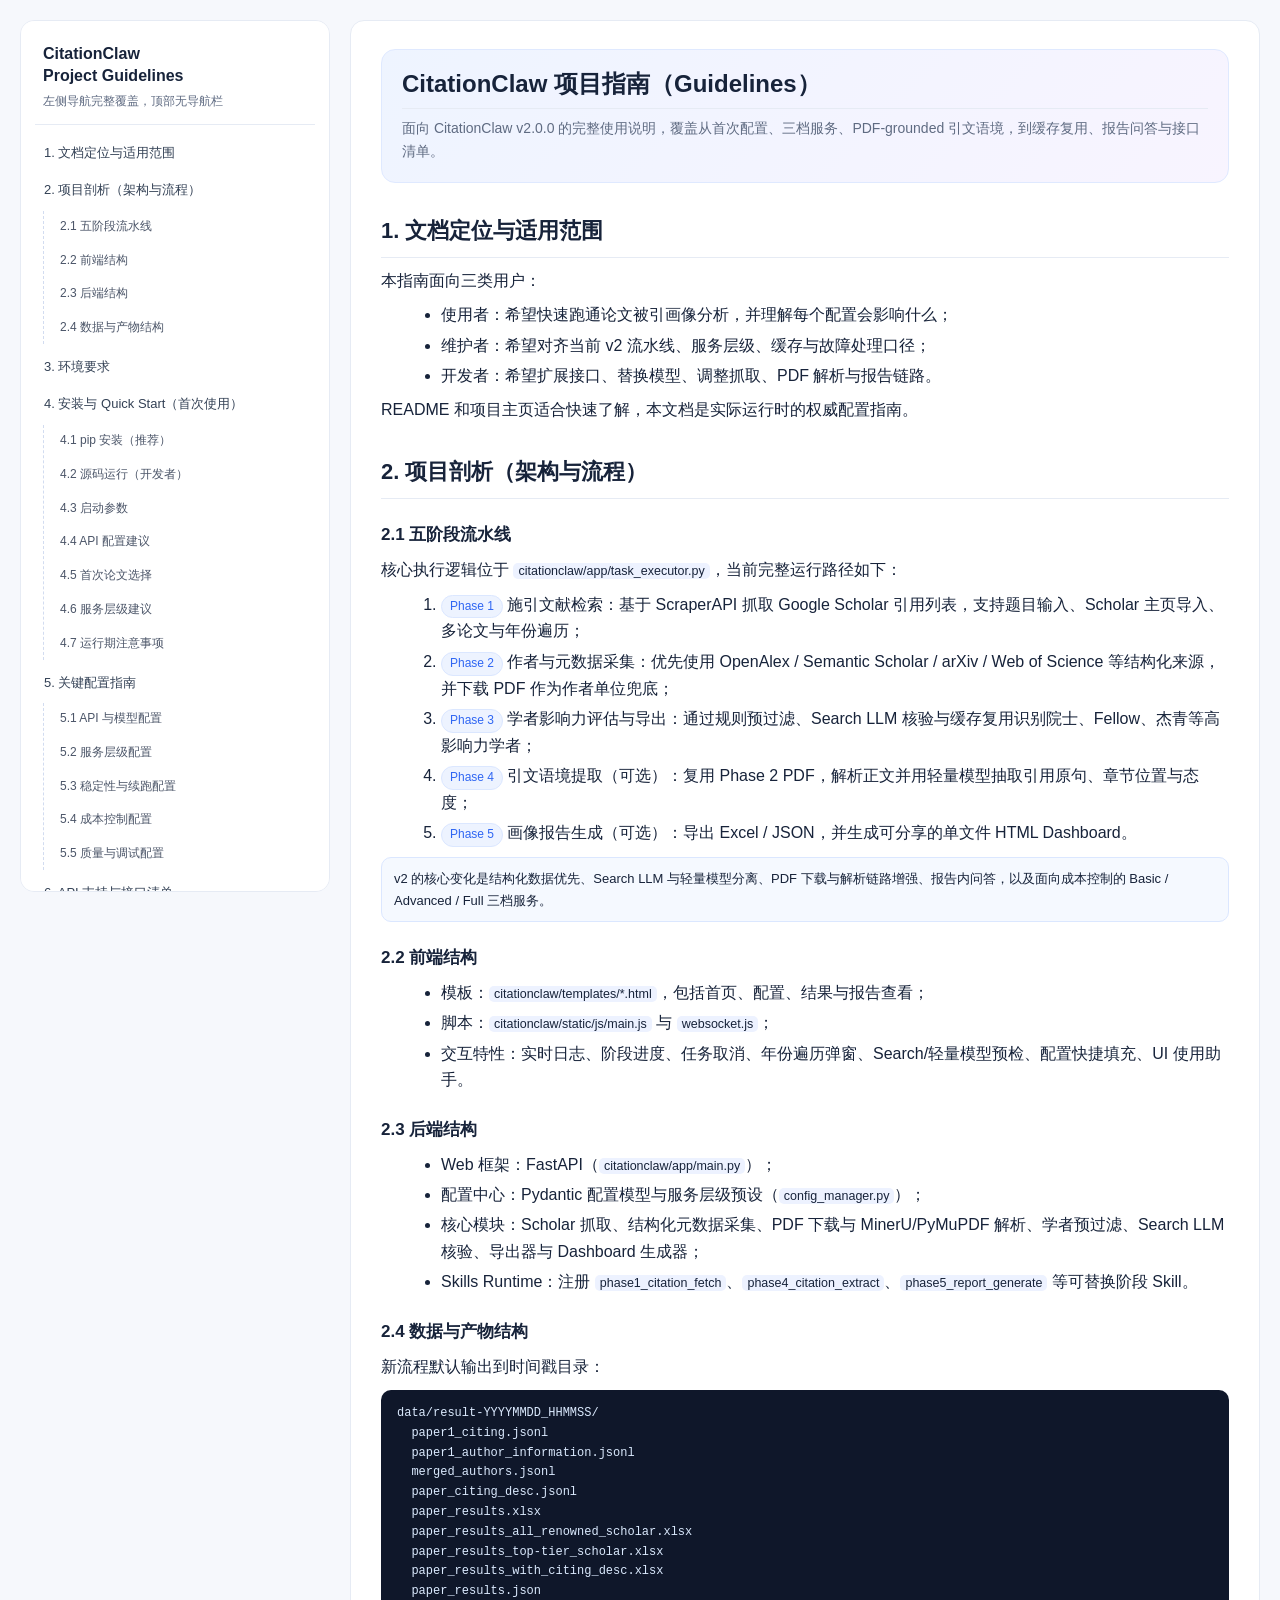
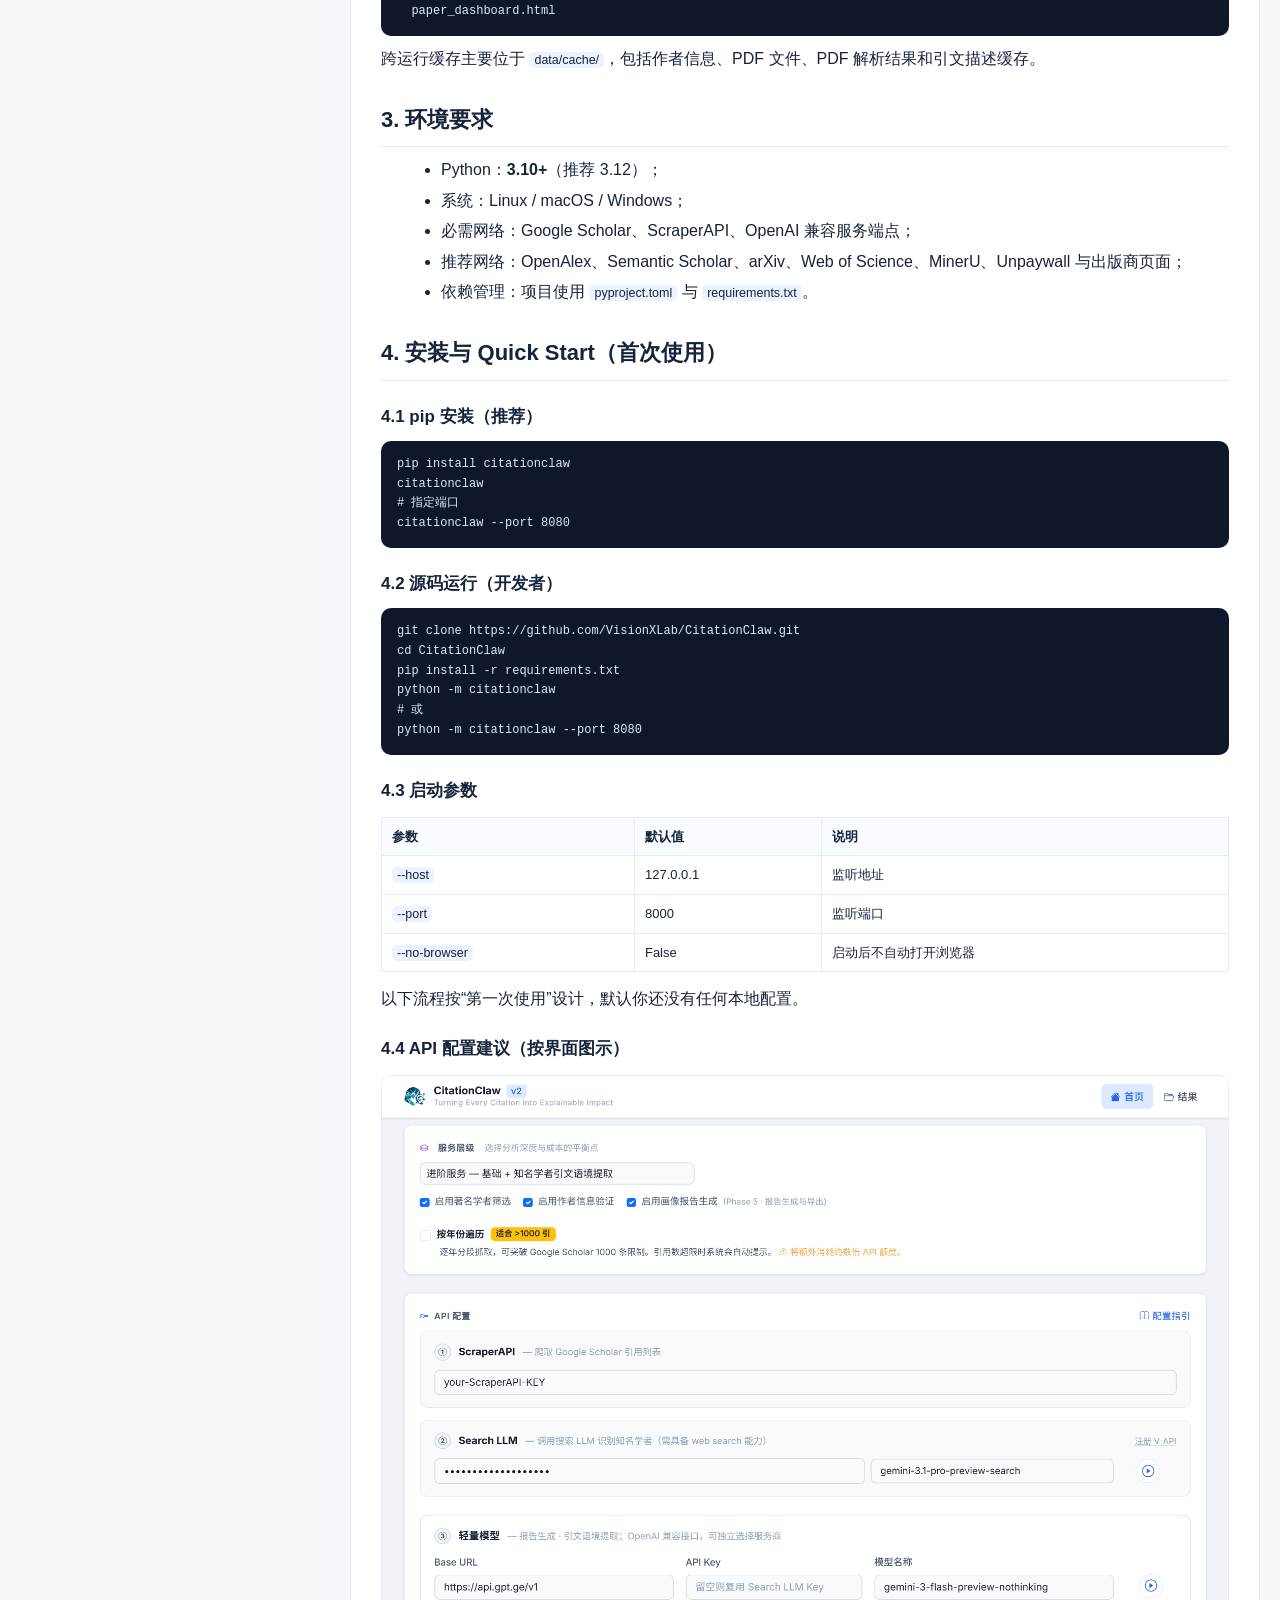
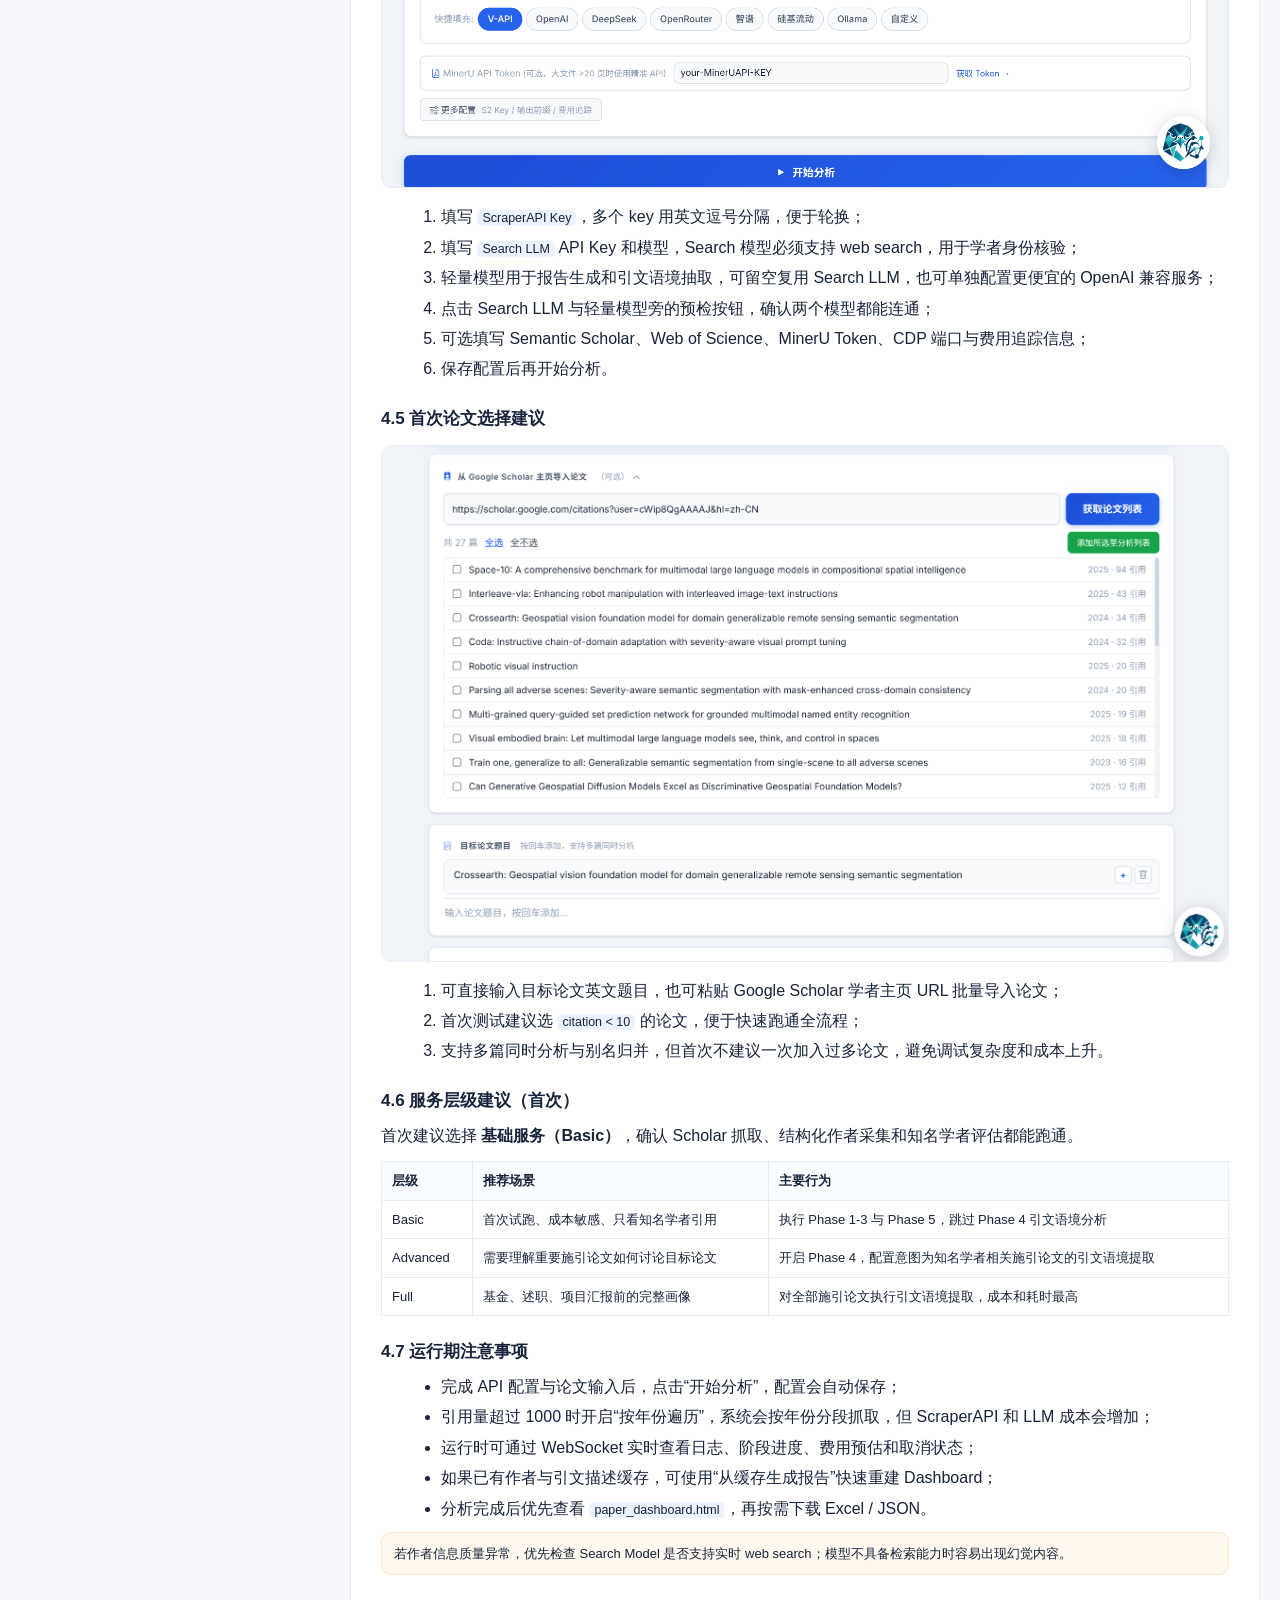
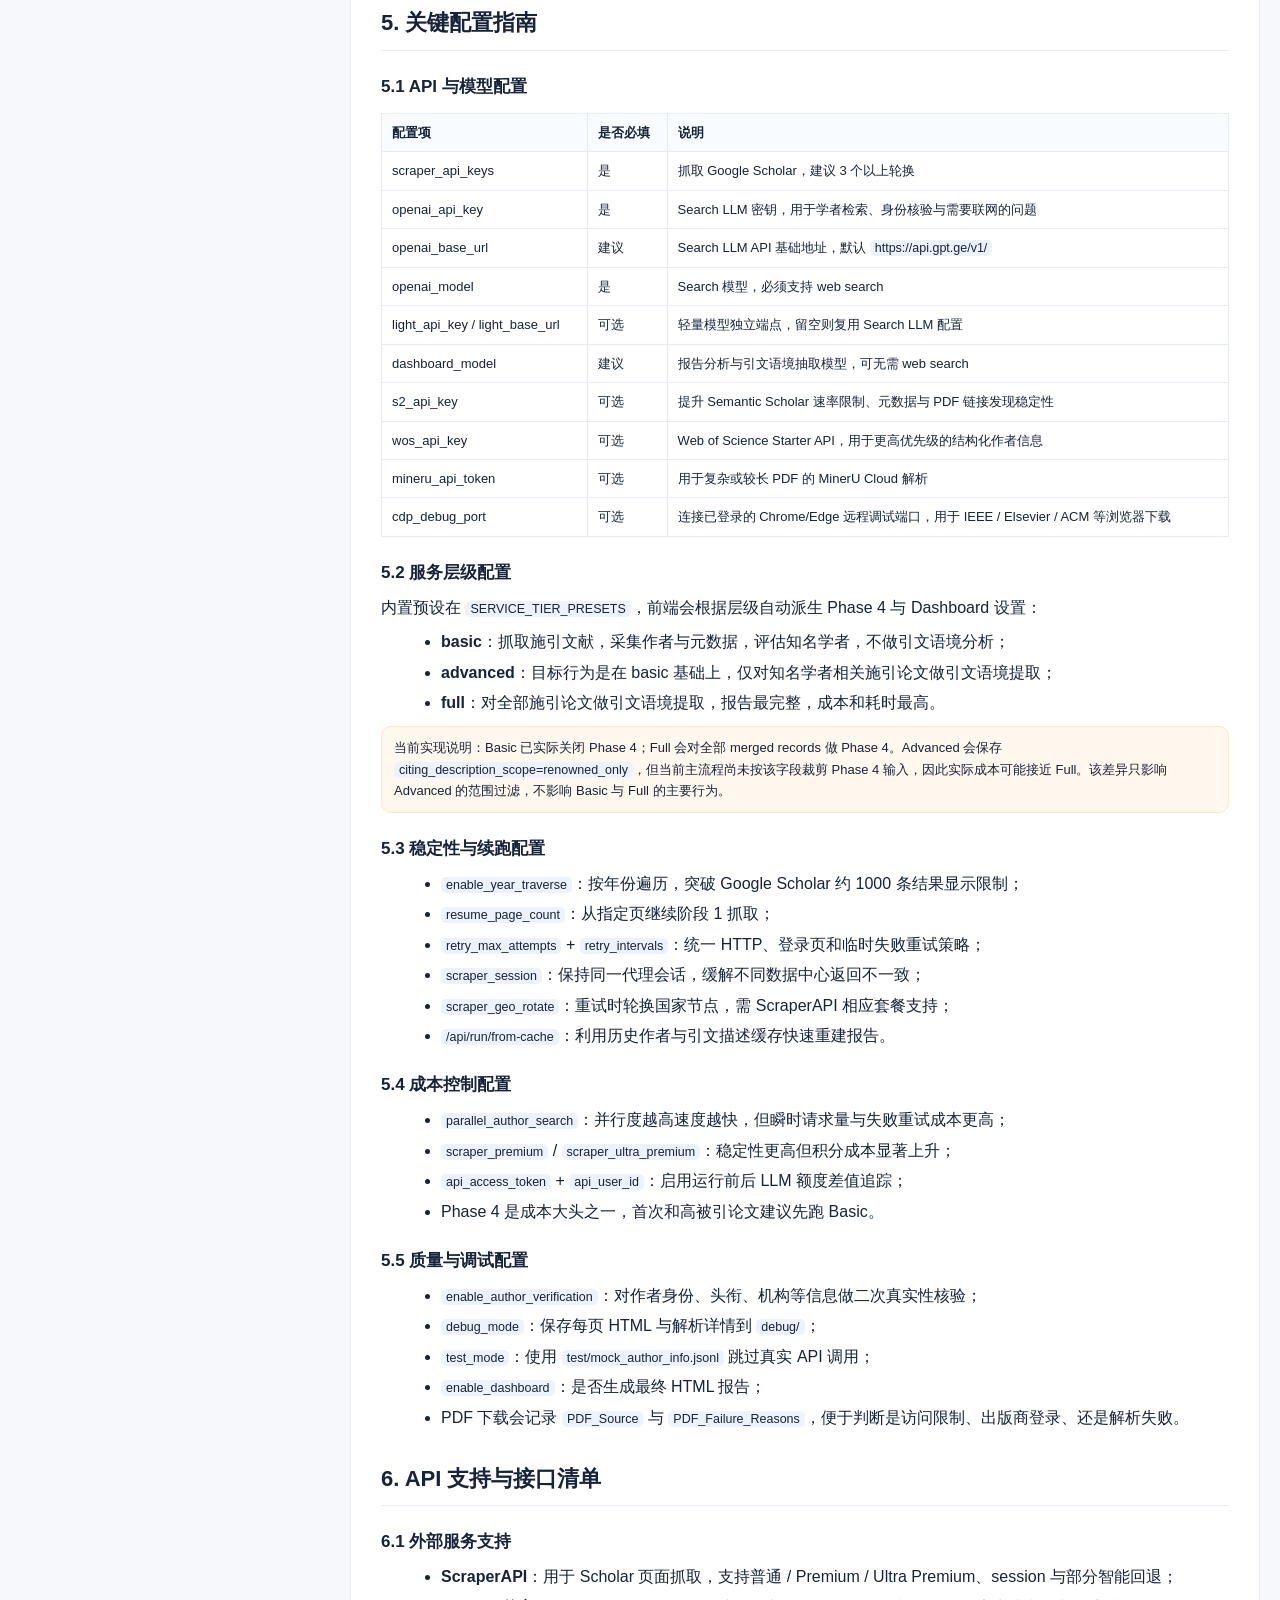
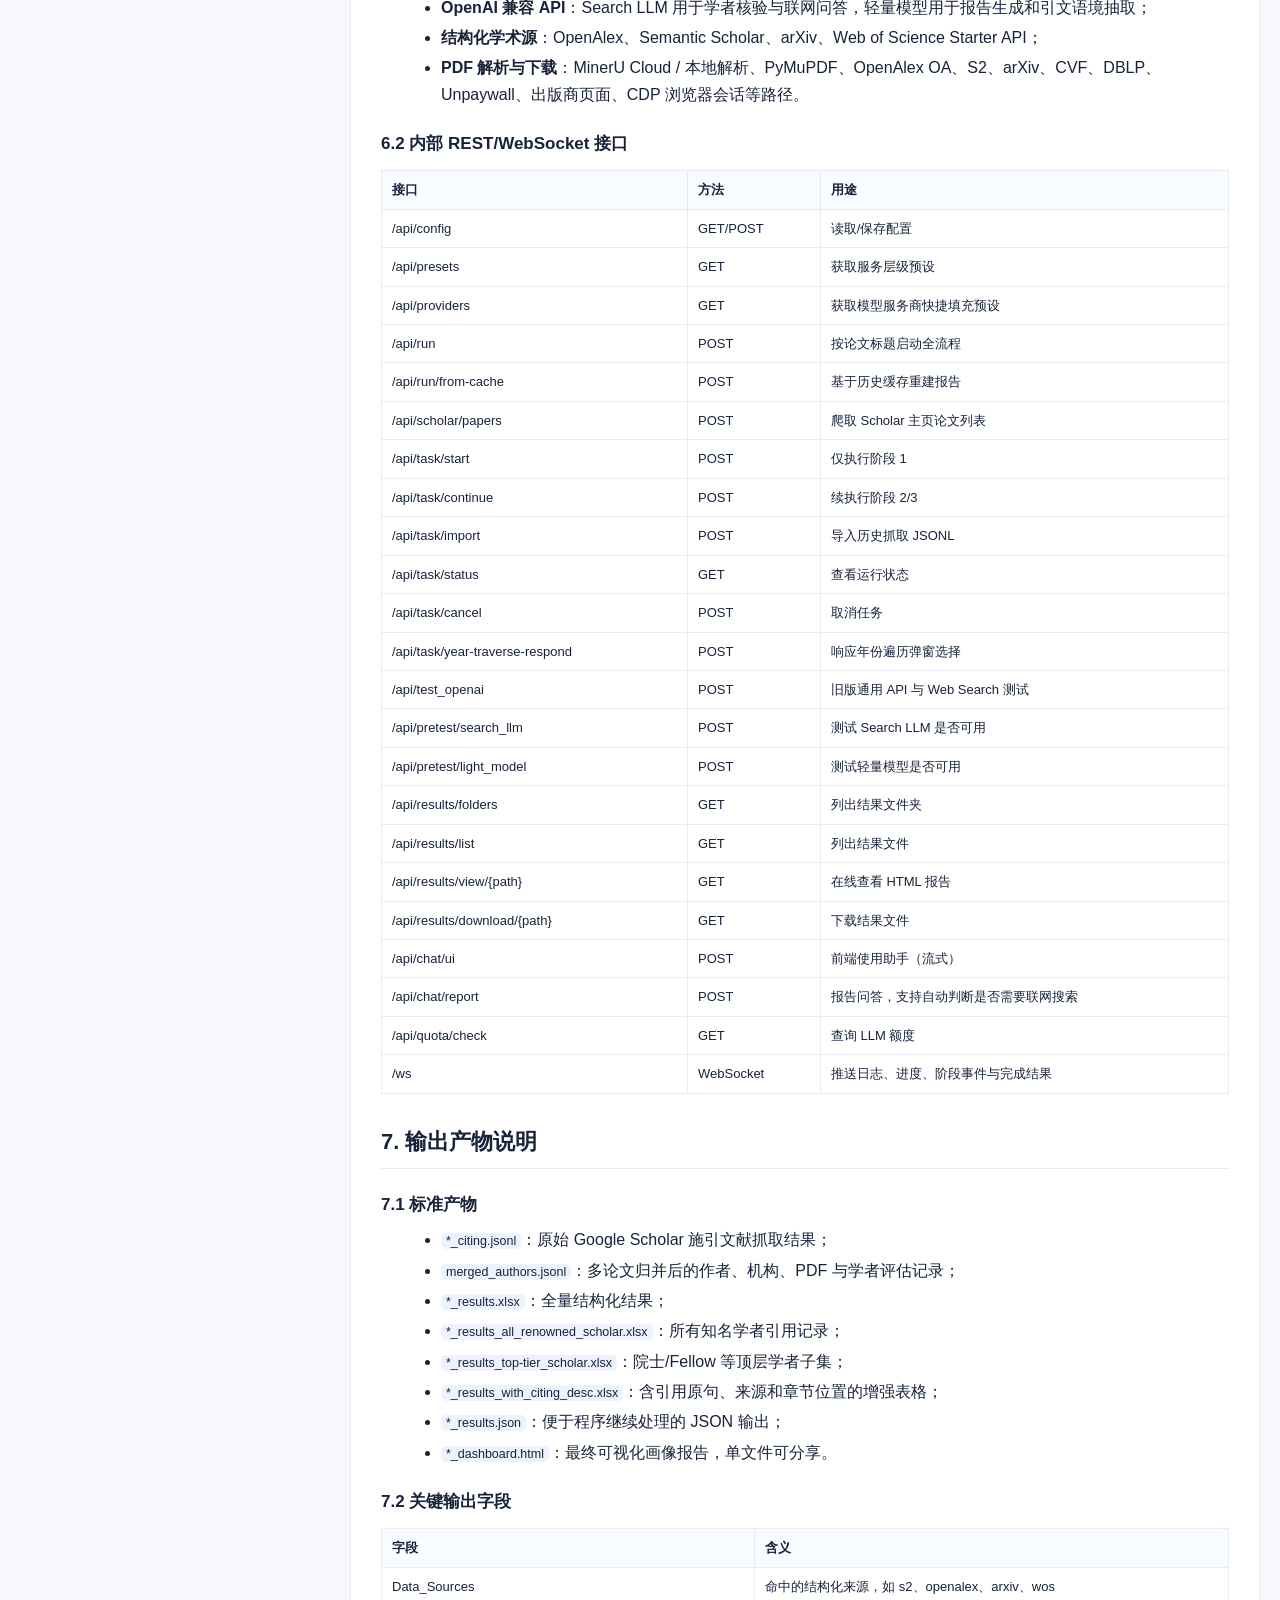
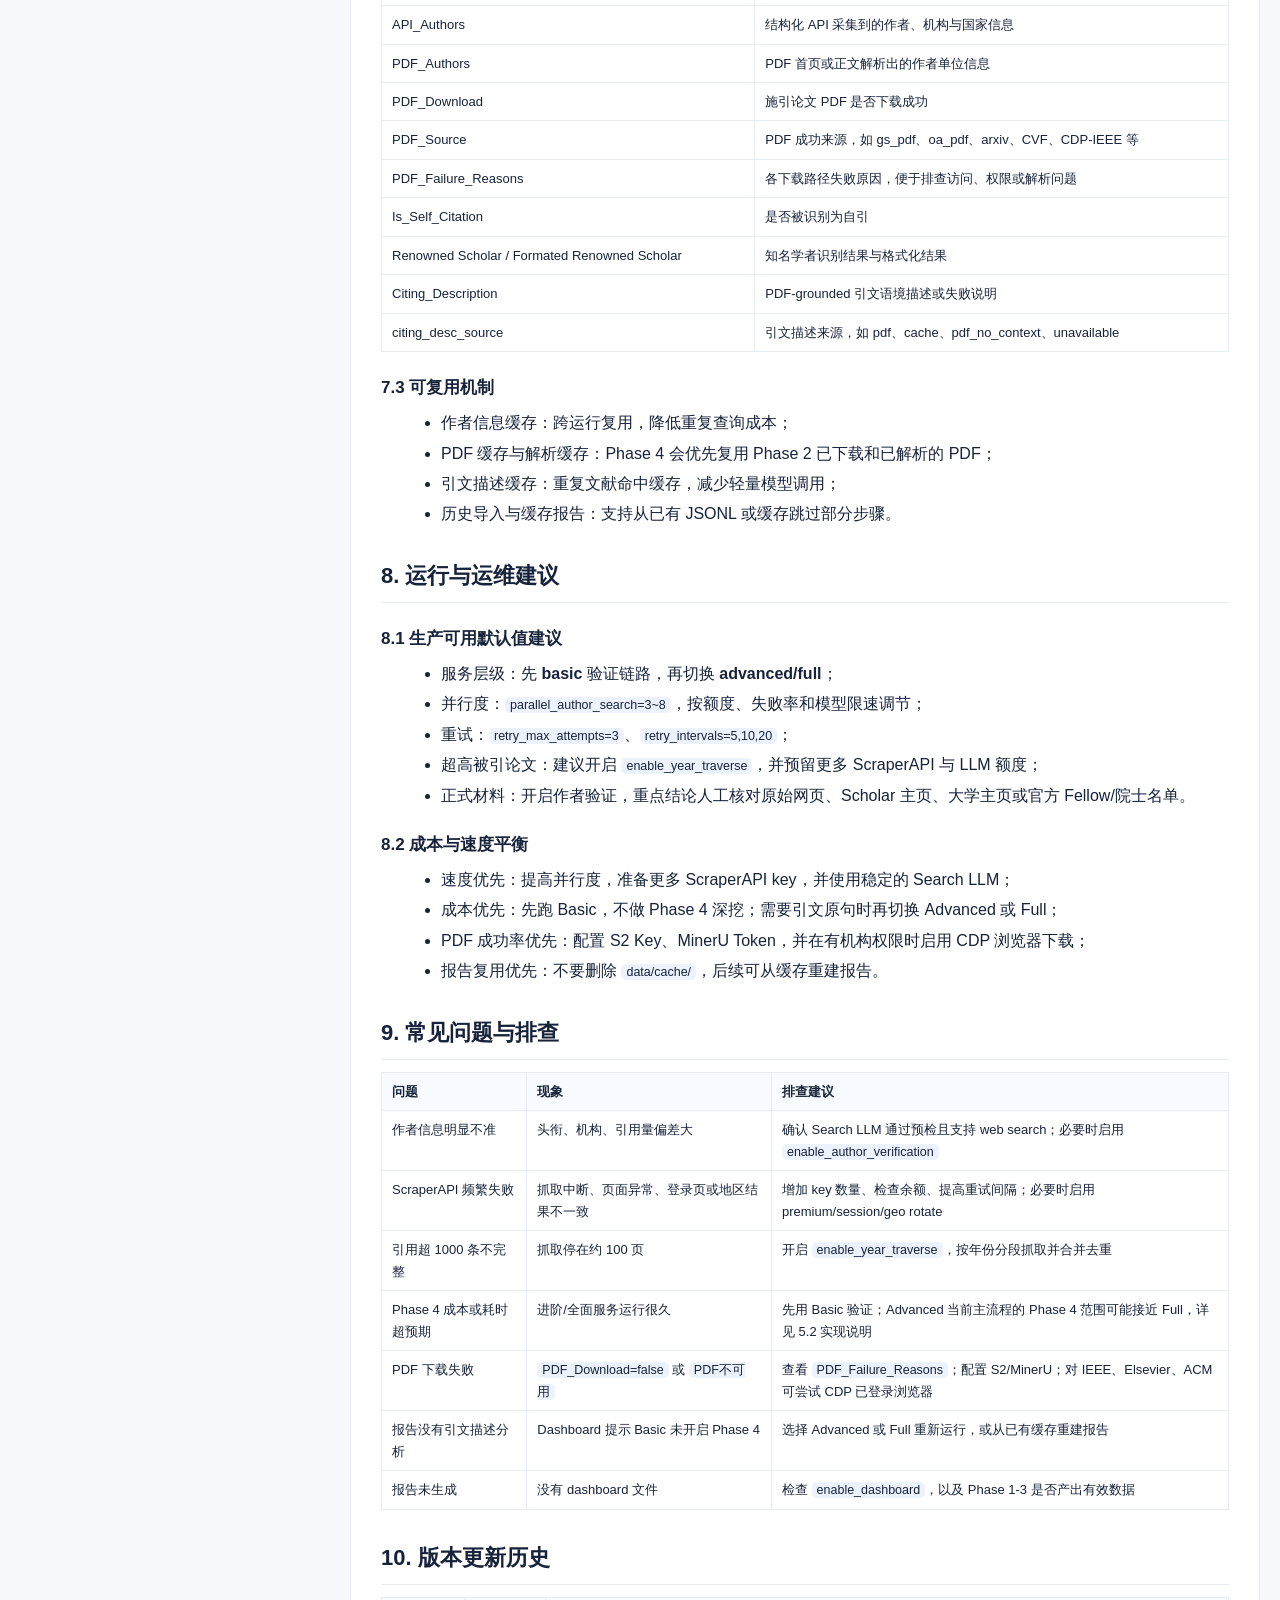
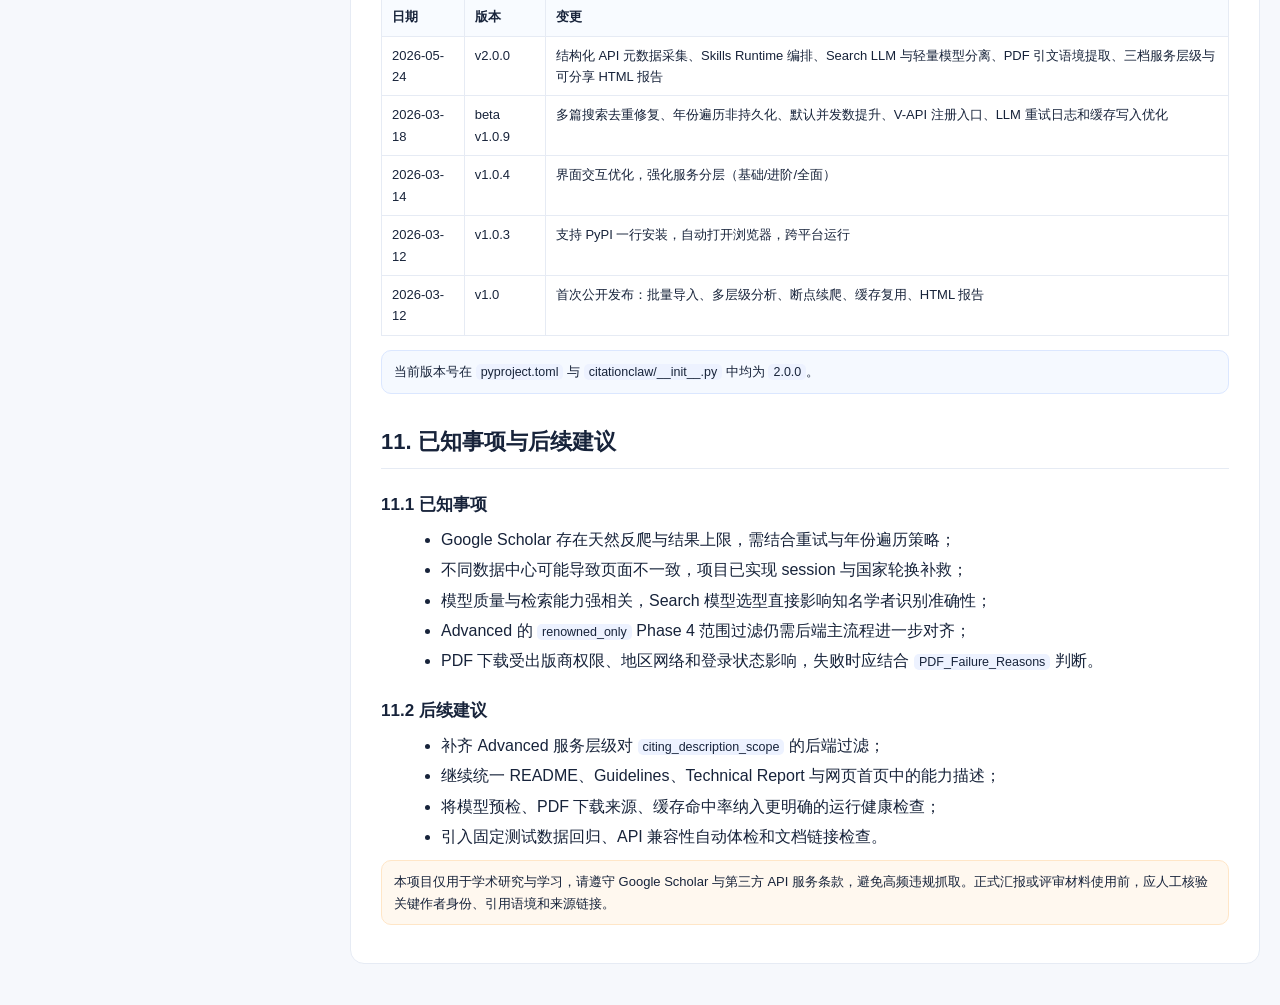
<file: docs/guidelines.html>
<!DOCTYPE html>
<html lang="zh-CN">
<head>
  <meta charset="UTF-8">
  <meta name="viewport" content="width=device-width, initial-scale=1.0">
  <title>CitationClaw Guidelines</title>
  <link rel="icon" href="assets/head_logo.png">
  <meta name="description" content="CitationClaw v2 项目指南：Quick Start、服务层级、Search/Light 模型配置、PDF 引文语境、缓存复用、接口清单与排障建议。">
  <style>
    :root {
      --bg: #f6f8fc;
      --panel: #ffffff;
      --text: #17233a;
      --muted: #5f6b82;
      --line: #e6ebf4;
      --primary: #2f66f3;
      --primary-soft: #edf3ff;
      --code-bg: #0f172a;
      --code-text: #dbeafe;
      --max-width: 1320px;
      --sidebar-w: 310px;
    }

    * { box-sizing: border-box; }
    html { scroll-behavior: smooth; }
    body {
      margin: 0;
      font-family: -apple-system, BlinkMacSystemFont, "Segoe UI", Roboto, "Helvetica Neue", Arial, "PingFang SC", "Microsoft YaHei", sans-serif;
      color: var(--text);
      background: var(--bg);
      line-height: 1.65;
    }

    .layout {
      max-width: var(--max-width);
      margin: 0 auto;
      display: grid;
      grid-template-columns: var(--sidebar-w) minmax(0, 1fr);
      gap: 20px;
      padding: 20px;
    }

    .sidebar {
      position: sticky;
      top: 14px;
      align-self: start;
      max-height: calc(100vh - 28px);
      overflow: auto;
      background: var(--panel);
      border: 1px solid var(--line);
      border-radius: 14px;
      padding: 16px 14px;
    }

    .brand {
      padding: 6px 8px 12px;
      border-bottom: 1px solid var(--line);
      margin-bottom: 10px;
    }
    .brand h1 {
      margin: 0;
      font-size: 16px;
      line-height: 1.35;
    }
    .brand p {
      margin: 6px 0 0;
      color: var(--muted);
      font-size: 12px;
    }

    .toc { list-style: none; padding: 0; margin: 0; }
    .toc li { margin: 2px 0; }
    .toc a {
      display: block;
      text-decoration: none;
      color: #334155;
      border-radius: 8px;
      padding: 7px 9px;
      font-size: 13px;
    }
    .toc a:hover {
      background: var(--primary-soft);
      color: var(--primary);
    }
    .toc .sub {
      list-style: none;
      margin: 3px 0 5px 8px;
      padding-left: 8px;
      border-left: 1px dashed #d2dcf0;
    }
    .toc .sub a {
      font-size: 12px;
      padding: 6px 8px;
      color: #4b5568;
    }

    .content {
      background: var(--panel);
      border: 1px solid var(--line);
      border-radius: 14px;
      padding: 28px 30px;
    }

    .hero {
      background: linear-gradient(135deg, #eef4ff 0%, #f8f4ff 100%);
      border: 1px solid #dfe9ff;
      border-radius: 14px;
      padding: 18px 20px;
      margin-bottom: 26px;
    }
    .hero h2 {
      margin: 0 0 8px;
      font-size: 24px;
      line-height: 1.35;
    }
    .hero p {
      margin: 0;
      color: var(--muted);
      font-size: 14px;
    }

    h2 {
      margin-top: 30px;
      margin-bottom: 10px;
      font-size: 22px;
      border-bottom: 1px solid var(--line);
      padding-bottom: 8px;
    }
    h3 {
      margin-top: 22px;
      margin-bottom: 8px;
      font-size: 17px;
    }
    h4 {
      margin-top: 16px;
      margin-bottom: 6px;
      font-size: 15px;
    }
    p { margin: 8px 0; }
    ul, ol { margin: 8px 0 8px 20px; }
    li { margin: 4px 0; }

    table {
      width: 100%;
      border-collapse: collapse;
      margin: 12px 0 14px;
      font-size: 13px;
    }
    th, td {
      border: 1px solid var(--line);
      padding: 8px 10px;
      vertical-align: top;
      text-align: left;
    }
    th { background: #f8fbff; }

    .tag {
      display: inline-block;
      padding: 1px 8px;
      border-radius: 99px;
      background: var(--primary-soft);
      border: 1px solid #dbe7ff;
      color: var(--primary);
      font-size: 12px;
      margin-right: 4px;
    }

    pre {
      margin: 10px 0;
      background: var(--code-bg);
      color: var(--code-text);
      border-radius: 10px;
      padding: 14px 16px;
      overflow-x: auto;
      font-size: 12px;
      line-height: 1.65;
    }
    code {
      font-family: ui-monospace, SFMono-Regular, Menlo, Consolas, "Liberation Mono", monospace;
    }
    .inline {
      background: #edf2ff;
      padding: 1px 5px;
      border-radius: 5px;
      font-size: 12.5px;
    }

    .note, .warn {
      border-radius: 10px;
      padding: 10px 12px;
      margin: 10px 0;
      font-size: 13px;
    }
    .note {
      border: 1px solid #dbe7ff;
      background: #f5f9ff;
    }
    .warn {
      border: 1px solid #ffe6c7;
      background: #fff8ef;
    }

    @media (max-width: 1100px) {
      .layout { grid-template-columns: 1fr; }
      .sidebar {
        position: relative;
        top: 0;
        max-height: none;
      }
      .content { padding: 22px 18px; }
    }
  </style>
</head>
<body>
  <div class="layout">
    <aside class="sidebar">
      <div class="brand">
        <h1>CitationClaw<br>Project Guidelines</h1>
        <p>左侧导航完整覆盖，顶部无导航栏</p>
      </div>
      <ul class="toc">
        <li><a href="#overview">1. 文档定位与适用范围</a></li>
        <li><a href="#architecture">2. 项目剖析（架构与流程）</a>
          <ul class="sub">
            <li><a href="#architecture-pipeline">2.1 五阶段流水线</a></li>
            <li><a href="#architecture-frontend">2.2 前端结构</a></li>
            <li><a href="#architecture-backend">2.3 后端结构</a></li>
            <li><a href="#architecture-data">2.4 数据与产物结构</a></li>
          </ul>
        </li>
        <li><a href="#requirements">3. 环境要求</a></li>
        <li><a href="#installation">4. 安装与 Quick Start（首次使用）</a>
          <ul class="sub">
            <li><a href="#installation-pip">4.1 pip 安装（推荐）</a></li>
            <li><a href="#installation-source">4.2 源码运行（开发者）</a></li>
            <li><a href="#installation-cli">4.3 启动参数</a></li>
            <li><a href="#quickstart-api">4.4 API 配置建议</a></li>
            <li><a href="#quickstart-paper">4.5 首次论文选择</a></li>
            <li><a href="#quickstart-tier">4.6 服务层级建议</a></li>
            <li><a href="#quickstart-runtime">4.7 运行期注意事项</a></li>
          </ul>
        </li>
        <li><a href="#core-config">5. 关键配置指南</a>
          <ul class="sub">
            <li><a href="#core-config-api">5.1 API 与模型配置</a></li>
            <li><a href="#core-config-tier">5.2 服务层级配置</a></li>
            <li><a href="#core-config-reliability">5.3 稳定性与续跑配置</a></li>
            <li><a href="#core-config-cost">5.4 成本控制配置</a></li>
            <li><a href="#core-config-quality">5.5 质量与调试配置</a></li>
          </ul>
        </li>
        <li><a href="#api-support">6. API 支持与接口清单</a>
          <ul class="sub">
            <li><a href="#api-external">6.1 外部服务支持</a></li>
            <li><a href="#api-internal">6.2 内部 REST/WebSocket 接口</a></li>
          </ul>
        </li>
        <li><a href="#outputs">7. 输出产物说明</a></li>
        <li><a href="#operations">8. 运行与运维建议</a></li>
        <li><a href="#troubleshooting">9. 常见问题与排查</a></li>
        <li><a href="#changelog">10. 版本更新历史</a></li>
        <li><a href="#roadmap">11. 已知事项与后续建议</a></li>
      </ul>
    </aside>

    <main class="content">
      <div class="hero">
        <h2>CitationClaw 项目指南（Guidelines）</h2>
        <p>面向 CitationClaw v2.0.0 的完整使用说明，覆盖从首次配置、三档服务、PDF-grounded 引文语境，到缓存复用、报告问答与接口清单。</p>
      </div>

      <section id="overview">
        <h2>1. 文档定位与适用范围</h2>
        <p>本指南面向三类用户：</p>
        <ul>
          <li>使用者：希望快速跑通论文被引画像分析，并理解每个配置会影响什么；</li>
          <li>维护者：希望对齐当前 v2 流水线、服务层级、缓存与故障处理口径；</li>
          <li>开发者：希望扩展接口、替换模型、调整抓取、PDF 解析与报告链路。</li>
        </ul>
        <p>README 和项目主页适合快速了解，本文档是实际运行时的权威配置指南。</p>
      </section>

      <section id="architecture">
        <h2>2. 项目剖析（架构与流程）</h2>

        <h3 id="architecture-pipeline">2.1 五阶段流水线</h3>
        <p>核心执行逻辑位于 <span class="inline">citationclaw/app/task_executor.py</span>，当前完整运行路径如下：</p>
        <ol>
          <li><span class="tag">Phase 1</span>施引文献检索：基于 ScraperAPI 抓取 Google Scholar 引用列表，支持题目输入、Scholar 主页导入、多论文与年份遍历；</li>
          <li><span class="tag">Phase 2</span>作者与元数据采集：优先使用 OpenAlex / Semantic Scholar / arXiv / Web of Science 等结构化来源，并下载 PDF 作为作者单位兜底；</li>
          <li><span class="tag">Phase 3</span>学者影响力评估与导出：通过规则预过滤、Search LLM 核验与缓存复用识别院士、Fellow、杰青等高影响力学者；</li>
          <li><span class="tag">Phase 4</span>引文语境提取（可选）：复用 Phase 2 PDF，解析正文并用轻量模型抽取引用原句、章节位置与态度；</li>
          <li><span class="tag">Phase 5</span>画像报告生成（可选）：导出 Excel / JSON，并生成可分享的单文件 HTML Dashboard。</li>
        </ol>
        <div class="note">
          v2 的核心变化是结构化数据优先、Search LLM 与轻量模型分离、PDF 下载与解析链路增强、报告内问答，以及面向成本控制的 Basic / Advanced / Full 三档服务。
        </div>

        <h3 id="architecture-frontend">2.2 前端结构</h3>
        <ul>
          <li>模板：<span class="inline">citationclaw/templates/*.html</span>，包括首页、配置、结果与报告查看；</li>
          <li>脚本：<span class="inline">citationclaw/static/js/main.js</span> 与 <span class="inline">websocket.js</span>；</li>
          <li>交互特性：实时日志、阶段进度、任务取消、年份遍历弹窗、Search/轻量模型预检、配置快捷填充、UI 使用助手。</li>
        </ul>

        <h3 id="architecture-backend">2.3 后端结构</h3>
        <ul>
          <li>Web 框架：FastAPI（<span class="inline">citationclaw/app/main.py</span>）；</li>
          <li>配置中心：Pydantic 配置模型与服务层级预设（<span class="inline">config_manager.py</span>）；</li>
          <li>核心模块：Scholar 抓取、结构化元数据采集、PDF 下载与 MinerU/PyMuPDF 解析、学者预过滤、Search LLM 核验、导出器与 Dashboard 生成器；</li>
          <li>Skills Runtime：注册 <span class="inline">phase1_citation_fetch</span>、<span class="inline">phase4_citation_extract</span>、<span class="inline">phase5_report_generate</span> 等可替换阶段 Skill。</li>
        </ul>

        <h3 id="architecture-data">2.4 数据与产物结构</h3>
        <p>新流程默认输出到时间戳目录：</p>
        <pre><code>data/result-YYYYMMDD_HHMMSS/
  paper1_citing.jsonl
  paper1_author_information.jsonl
  merged_authors.jsonl
  paper_citing_desc.jsonl
  paper_results.xlsx
  paper_results_all_renowned_scholar.xlsx
  paper_results_top-tier_scholar.xlsx
  paper_results_with_citing_desc.xlsx
  paper_results.json
  paper_dashboard.html</code></pre>
        <p>跨运行缓存主要位于 <span class="inline">data/cache/</span>，包括作者信息、PDF 文件、PDF 解析结果和引文描述缓存。</p>
      </section>

      <section id="requirements">
        <h2>3. 环境要求</h2>
        <ul>
          <li>Python：<strong>3.10+</strong>（推荐 3.12）；</li>
          <li>系统：Linux / macOS / Windows；</li>
          <li>必需网络：Google Scholar、ScraperAPI、OpenAI 兼容服务端点；</li>
          <li>推荐网络：OpenAlex、Semantic Scholar、arXiv、Web of Science、MinerU、Unpaywall 与出版商页面；</li>
          <li>依赖管理：项目使用 <span class="inline">pyproject.toml</span> 与 <span class="inline">requirements.txt</span>。</li>
        </ul>
      </section>

      <section id="installation">
        <h2>4. 安装与 Quick Start（首次使用）</h2>

        <h3 id="installation-pip">4.1 pip 安装（推荐）</h3>
        <pre><code>pip install citationclaw
citationclaw
# 指定端口
citationclaw --port 8080</code></pre>

        <h3 id="installation-source">4.2 源码运行（开发者）</h3>
        <pre><code>git clone https://github.com/VisionXLab/CitationClaw.git
cd CitationClaw
pip install -r requirements.txt
python -m citationclaw
# 或
python -m citationclaw --port 8080</code></pre>

        <h3 id="installation-cli">4.3 启动参数</h3>
        <table>
          <thead>
            <tr><th>参数</th><th>默认值</th><th>说明</th></tr>
          </thead>
          <tbody>
            <tr><td><span class="inline">--host</span></td><td>127.0.0.1</td><td>监听地址</td></tr>
            <tr><td><span class="inline">--port</span></td><td>8000</td><td>监听端口</td></tr>
            <tr><td><span class="inline">--no-browser</span></td><td>False</td><td>启动后不自动打开浏览器</td></tr>
          </tbody>
        </table>

        <p>以下流程按“第一次使用”设计，默认你还没有任何本地配置。</p>

        <h3 id="quickstart-api">4.4 API 配置建议（按界面图示）</h3>
        <figure style="margin:12px 0 16px;">
          <img src="assets/guidelines/quick_api.png" alt="Quick Start API 配置示意"
               style="width:100%;max-width:980px;border:1px solid var(--line);border-radius:10px;display:block;">
        </figure>
        <ol>
          <li>填写 <span class="inline">ScraperAPI Key</span>，多个 key 用英文逗号分隔，便于轮换；</li>
          <li>填写 <span class="inline">Search LLM</span> API Key 和模型，Search 模型必须支持 web search，用于学者身份核验；</li>
          <li>轻量模型用于报告生成和引文语境抽取，可留空复用 Search LLM，也可单独配置更便宜的 OpenAI 兼容服务；</li>
          <li>点击 Search LLM 与轻量模型旁的预检按钮，确认两个模型都能连通；</li>
          <li>可选填写 Semantic Scholar、Web of Science、MinerU Token、CDP 端口与费用追踪信息；</li>
          <li>保存配置后再开始分析。</li>
        </ol>

        <h3 id="quickstart-paper">4.5 首次论文选择建议</h3>
        <figure style="margin:12px 0 16px;">
          <img src="assets/guidelines/quick_paper.png" alt="Quick Start 论文输入示意"
               style="width:100%;max-width:980px;border:1px solid var(--line);border-radius:10px;display:block;">
        </figure>
        <ol>
          <li>可直接输入目标论文英文题目，也可粘贴 Google Scholar 学者主页 URL 批量导入论文；</li>
          <li>首次测试建议选 <span class="inline">citation &lt; 10</span> 的论文，便于快速跑通全流程；</li>
          <li>支持多篇同时分析与别名归并，但首次不建议一次加入过多论文，避免调试复杂度和成本上升。</li>
        </ol>

        <h3 id="quickstart-tier">4.6 服务层级建议（首次）</h3>
        <p>首次建议选择 <strong>基础服务（Basic）</strong>，确认 Scholar 抓取、结构化作者采集和知名学者评估都能跑通。</p>
        <table>
          <thead>
            <tr><th>层级</th><th>推荐场景</th><th>主要行为</th></tr>
          </thead>
          <tbody>
            <tr><td>Basic</td><td>首次试跑、成本敏感、只看知名学者引用</td><td>执行 Phase 1-3 与 Phase 5，跳过 Phase 4 引文语境分析</td></tr>
            <tr><td>Advanced</td><td>需要理解重要施引论文如何讨论目标论文</td><td>开启 Phase 4，配置意图为知名学者相关施引论文的引文语境提取</td></tr>
            <tr><td>Full</td><td>基金、述职、项目汇报前的完整画像</td><td>对全部施引论文执行引文语境提取，成本和耗时最高</td></tr>
          </tbody>
        </table>

        <h3 id="quickstart-runtime">4.7 运行期注意事项</h3>
        <ul>
          <li>完成 API 配置与论文输入后，点击“开始分析”，配置会自动保存；</li>
          <li>引用量超过 1000 时开启“按年份遍历”，系统会按年份分段抓取，但 ScraperAPI 和 LLM 成本会增加；</li>
          <li>运行时可通过 WebSocket 实时查看日志、阶段进度、费用预估和取消状态；</li>
          <li>如果已有作者与引文描述缓存，可使用“从缓存生成报告”快速重建 Dashboard；</li>
          <li>分析完成后优先查看 <span class="inline">paper_dashboard.html</span>，再按需下载 Excel / JSON。</li>
        </ul>

        <div class="warn">
          若作者信息质量异常，优先检查 Search Model 是否支持实时 web search；模型不具备检索能力时容易出现幻觉内容。
        </div>
      </section>

      <section id="core-config">
        <h2>5. 关键配置指南</h2>

        <h3 id="core-config-api">5.1 API 与模型配置</h3>
        <table>
          <thead>
            <tr><th>配置项</th><th>是否必填</th><th>说明</th></tr>
          </thead>
          <tbody>
            <tr><td>scraper_api_keys</td><td>是</td><td>抓取 Google Scholar，建议 3 个以上轮换</td></tr>
            <tr><td>openai_api_key</td><td>是</td><td>Search LLM 密钥，用于学者检索、身份核验与需要联网的问题</td></tr>
            <tr><td>openai_base_url</td><td>建议</td><td>Search LLM API 基础地址，默认 <span class="inline">https://api.gpt.ge/v1/</span></td></tr>
            <tr><td>openai_model</td><td>是</td><td>Search 模型，必须支持 web search</td></tr>
            <tr><td>light_api_key / light_base_url</td><td>可选</td><td>轻量模型独立端点，留空则复用 Search LLM 配置</td></tr>
            <tr><td>dashboard_model</td><td>建议</td><td>报告分析与引文语境抽取模型，可无需 web search</td></tr>
            <tr><td>s2_api_key</td><td>可选</td><td>提升 Semantic Scholar 速率限制、元数据与 PDF 链接发现稳定性</td></tr>
            <tr><td>wos_api_key</td><td>可选</td><td>Web of Science Starter API，用于更高优先级的结构化作者信息</td></tr>
            <tr><td>mineru_api_token</td><td>可选</td><td>用于复杂或较长 PDF 的 MinerU Cloud 解析</td></tr>
            <tr><td>cdp_debug_port</td><td>可选</td><td>连接已登录的 Chrome/Edge 远程调试端口，用于 IEEE / Elsevier / ACM 等浏览器下载</td></tr>
          </tbody>
        </table>

        <h3 id="core-config-tier">5.2 服务层级配置</h3>
        <p>内置预设在 <span class="inline">SERVICE_TIER_PRESETS</span>，前端会根据层级自动派生 Phase 4 与 Dashboard 设置：</p>
        <ul>
          <li><strong>basic</strong>：抓取施引文献，采集作者与元数据，评估知名学者，不做引文语境分析；</li>
          <li><strong>advanced</strong>：目标行为是在 basic 基础上，仅对知名学者相关施引论文做引文语境提取；</li>
          <li><strong>full</strong>：对全部施引论文做引文语境提取，报告最完整，成本和耗时最高。</li>
        </ul>
        <div class="warn">
          当前实现说明：Basic 已实际关闭 Phase 4；Full 会对全部 merged records 做 Phase 4。Advanced 会保存 <span class="inline">citing_description_scope=renowned_only</span>，但当前主流程尚未按该字段裁剪 Phase 4 输入，因此实际成本可能接近 Full。该差异只影响 Advanced 的范围过滤，不影响 Basic 与 Full 的主要行为。
        </div>

        <h3 id="core-config-reliability">5.3 稳定性与续跑配置</h3>
        <ul>
          <li><span class="inline">enable_year_traverse</span>：按年份遍历，突破 Google Scholar 约 1000 条结果显示限制；</li>
          <li><span class="inline">resume_page_count</span>：从指定页继续阶段 1 抓取；</li>
          <li><span class="inline">retry_max_attempts</span> + <span class="inline">retry_intervals</span>：统一 HTTP、登录页和临时失败重试策略；</li>
          <li><span class="inline">scraper_session</span>：保持同一代理会话，缓解不同数据中心返回不一致；</li>
          <li><span class="inline">scraper_geo_rotate</span>：重试时轮换国家节点，需 ScraperAPI 相应套餐支持；</li>
          <li><span class="inline">/api/run/from-cache</span>：利用历史作者与引文描述缓存快速重建报告。</li>
        </ul>

        <h3 id="core-config-cost">5.4 成本控制配置</h3>
        <ul>
          <li><span class="inline">parallel_author_search</span>：并行度越高速度越快，但瞬时请求量与失败重试成本更高；</li>
          <li><span class="inline">scraper_premium</span> / <span class="inline">scraper_ultra_premium</span>：稳定性更高但积分成本显著上升；</li>
          <li><span class="inline">api_access_token</span> + <span class="inline">api_user_id</span>：启用运行前后 LLM 额度差值追踪；</li>
          <li>Phase 4 是成本大头之一，首次和高被引论文建议先跑 Basic。</li>
        </ul>

        <h3 id="core-config-quality">5.5 质量与调试配置</h3>
        <ul>
          <li><span class="inline">enable_author_verification</span>：对作者身份、头衔、机构等信息做二次真实性核验；</li>
          <li><span class="inline">debug_mode</span>：保存每页 HTML 与解析详情到 <span class="inline">debug/</span>；</li>
          <li><span class="inline">test_mode</span>：使用 <span class="inline">test/mock_author_info.jsonl</span> 跳过真实 API 调用；</li>
          <li><span class="inline">enable_dashboard</span>：是否生成最终 HTML 报告；</li>
          <li>PDF 下载会记录 <span class="inline">PDF_Source</span> 与 <span class="inline">PDF_Failure_Reasons</span>，便于判断是访问限制、出版商登录、还是解析失败。</li>
        </ul>
      </section>

      <section id="api-support">
        <h2>6. API 支持与接口清单</h2>

        <h3 id="api-external">6.1 外部服务支持</h3>
        <ul>
          <li><strong>ScraperAPI</strong>：用于 Scholar 页面抓取，支持普通 / Premium / Ultra Premium、session 与部分智能回退；</li>
          <li><strong>OpenAI 兼容 API</strong>：Search LLM 用于学者核验与联网问答，轻量模型用于报告生成和引文语境抽取；</li>
          <li><strong>结构化学术源</strong>：OpenAlex、Semantic Scholar、arXiv、Web of Science Starter API；</li>
          <li><strong>PDF 解析与下载</strong>：MinerU Cloud / 本地解析、PyMuPDF、OpenAlex OA、S2、arXiv、CVF、DBLP、Unpaywall、出版商页面、CDP 浏览器会话等路径。</li>
        </ul>

        <h3 id="api-internal">6.2 内部 REST/WebSocket 接口</h3>
        <table>
          <thead>
            <tr><th>接口</th><th>方法</th><th>用途</th></tr>
          </thead>
          <tbody>
            <tr><td>/api/config</td><td>GET/POST</td><td>读取/保存配置</td></tr>
            <tr><td>/api/presets</td><td>GET</td><td>获取服务层级预设</td></tr>
            <tr><td>/api/providers</td><td>GET</td><td>获取模型服务商快捷填充预设</td></tr>
            <tr><td>/api/run</td><td>POST</td><td>按论文标题启动全流程</td></tr>
            <tr><td>/api/run/from-cache</td><td>POST</td><td>基于历史缓存重建报告</td></tr>
            <tr><td>/api/scholar/papers</td><td>POST</td><td>爬取 Scholar 主页论文列表</td></tr>
            <tr><td>/api/task/start</td><td>POST</td><td>仅执行阶段 1</td></tr>
            <tr><td>/api/task/continue</td><td>POST</td><td>续执行阶段 2/3</td></tr>
            <tr><td>/api/task/import</td><td>POST</td><td>导入历史抓取 JSONL</td></tr>
            <tr><td>/api/task/status</td><td>GET</td><td>查看运行状态</td></tr>
            <tr><td>/api/task/cancel</td><td>POST</td><td>取消任务</td></tr>
            <tr><td>/api/task/year-traverse-respond</td><td>POST</td><td>响应年份遍历弹窗选择</td></tr>
            <tr><td>/api/test_openai</td><td>POST</td><td>旧版通用 API 与 Web Search 测试</td></tr>
            <tr><td>/api/pretest/search_llm</td><td>POST</td><td>测试 Search LLM 是否可用</td></tr>
            <tr><td>/api/pretest/light_model</td><td>POST</td><td>测试轻量模型是否可用</td></tr>
            <tr><td>/api/results/folders</td><td>GET</td><td>列出结果文件夹</td></tr>
            <tr><td>/api/results/list</td><td>GET</td><td>列出结果文件</td></tr>
            <tr><td>/api/results/view/{path}</td><td>GET</td><td>在线查看 HTML 报告</td></tr>
            <tr><td>/api/results/download/{path}</td><td>GET</td><td>下载结果文件</td></tr>
            <tr><td>/api/chat/ui</td><td>POST</td><td>前端使用助手（流式）</td></tr>
            <tr><td>/api/chat/report</td><td>POST</td><td>报告问答，支持自动判断是否需要联网搜索</td></tr>
            <tr><td>/api/quota/check</td><td>GET</td><td>查询 LLM 额度</td></tr>
            <tr><td>/ws</td><td>WebSocket</td><td>推送日志、进度、阶段事件与完成结果</td></tr>
          </tbody>
        </table>
      </section>

      <section id="outputs">
        <h2>7. 输出产物说明</h2>
        <h3>7.1 标准产物</h3>
        <ul>
          <li><span class="inline">*_citing.jsonl</span>：原始 Google Scholar 施引文献抓取结果；</li>
          <li><span class="inline">merged_authors.jsonl</span>：多论文归并后的作者、机构、PDF 与学者评估记录；</li>
          <li><span class="inline">*_results.xlsx</span>：全量结构化结果；</li>
          <li><span class="inline">*_results_all_renowned_scholar.xlsx</span>：所有知名学者引用记录；</li>
          <li><span class="inline">*_results_top-tier_scholar.xlsx</span>：院士/Fellow 等顶层学者子集；</li>
          <li><span class="inline">*_results_with_citing_desc.xlsx</span>：含引用原句、来源和章节位置的增强表格；</li>
          <li><span class="inline">*_results.json</span>：便于程序继续处理的 JSON 输出；</li>
          <li><span class="inline">*_dashboard.html</span>：最终可视化画像报告，单文件可分享。</li>
        </ul>

        <h3>7.2 关键输出字段</h3>
        <table>
          <thead>
            <tr><th>字段</th><th>含义</th></tr>
          </thead>
          <tbody>
            <tr><td>Data_Sources</td><td>命中的结构化来源，如 s2、openalex、arxiv、wos</td></tr>
            <tr><td>API_Authors</td><td>结构化 API 采集到的作者、机构与国家信息</td></tr>
            <tr><td>PDF_Authors</td><td>PDF 首页或正文解析出的作者单位信息</td></tr>
            <tr><td>PDF_Download</td><td>施引论文 PDF 是否下载成功</td></tr>
            <tr><td>PDF_Source</td><td>PDF 成功来源，如 gs_pdf、oa_pdf、arxiv、CVF、CDP-IEEE 等</td></tr>
            <tr><td>PDF_Failure_Reasons</td><td>各下载路径失败原因，便于排查访问、权限或解析问题</td></tr>
            <tr><td>Is_Self_Citation</td><td>是否被识别为自引</td></tr>
            <tr><td>Renowned Scholar / Formated Renowned Scholar</td><td>知名学者识别结果与格式化结果</td></tr>
            <tr><td>Citing_Description</td><td>PDF-grounded 引文语境描述或失败说明</td></tr>
            <tr><td>citing_desc_source</td><td>引文描述来源，如 pdf、cache、pdf_no_context、unavailable</td></tr>
          </tbody>
        </table>

        <h3>7.3 可复用机制</h3>
        <ul>
          <li>作者信息缓存：跨运行复用，降低重复查询成本；</li>
          <li>PDF 缓存与解析缓存：Phase 4 会优先复用 Phase 2 已下载和已解析的 PDF；</li>
          <li>引文描述缓存：重复文献命中缓存，减少轻量模型调用；</li>
          <li>历史导入与缓存报告：支持从已有 JSONL 或缓存跳过部分步骤。</li>
        </ul>
      </section>

      <section id="operations">
        <h2>8. 运行与运维建议</h2>
        <h3>8.1 生产可用默认值建议</h3>
        <ul>
          <li>服务层级：先 <strong>basic</strong> 验证链路，再切换 <strong>advanced/full</strong>；</li>
          <li>并行度：<span class="inline">parallel_author_search=3~8</span>，按额度、失败率和模型限速调节；</li>
          <li>重试：<span class="inline">retry_max_attempts=3</span>、<span class="inline">retry_intervals=5,10,20</span>；</li>
          <li>超高被引论文：建议开启 <span class="inline">enable_year_traverse</span>，并预留更多 ScraperAPI 与 LLM 额度；</li>
          <li>正式材料：开启作者验证，重点结论人工核对原始网页、Scholar 主页、大学主页或官方 Fellow/院士名单。</li>
        </ul>

        <h3>8.2 成本与速度平衡</h3>
        <ul>
          <li>速度优先：提高并行度，准备更多 ScraperAPI key，并使用稳定的 Search LLM；</li>
          <li>成本优先：先跑 Basic，不做 Phase 4 深挖；需要引文原句时再切换 Advanced 或 Full；</li>
          <li>PDF 成功率优先：配置 S2 Key、MinerU Token，并在有机构权限时启用 CDP 浏览器下载；</li>
          <li>报告复用优先：不要删除 <span class="inline">data/cache/</span>，后续可从缓存重建报告。</li>
        </ul>
      </section>

      <section id="troubleshooting">
        <h2>9. 常见问题与排查</h2>
        <table>
          <thead>
            <tr><th>问题</th><th>现象</th><th>排查建议</th></tr>
          </thead>
          <tbody>
            <tr>
              <td>作者信息明显不准</td>
              <td>头衔、机构、引用量偏差大</td>
              <td>确认 Search LLM 通过预检且支持 web search；必要时启用 <span class="inline">enable_author_verification</span></td>
            </tr>
            <tr>
              <td>ScraperAPI 频繁失败</td>
              <td>抓取中断、页面异常、登录页或地区结果不一致</td>
              <td>增加 key 数量、检查余额、提高重试间隔；必要时启用 premium/session/geo rotate</td>
            </tr>
            <tr>
              <td>引用超 1000 条不完整</td>
              <td>抓取停在约 100 页</td>
              <td>开启 <span class="inline">enable_year_traverse</span>，按年份分段抓取并合并去重</td>
            </tr>
            <tr>
              <td>Phase 4 成本或耗时超预期</td>
              <td>进阶/全面服务运行很久</td>
              <td>先用 Basic 验证；Advanced 当前主流程的 Phase 4 范围可能接近 Full，详见 5.2 实现说明</td>
            </tr>
            <tr>
              <td>PDF 下载失败</td>
              <td><span class="inline">PDF_Download=false</span> 或 <span class="inline">PDF不可用</span></td>
              <td>查看 <span class="inline">PDF_Failure_Reasons</span>；配置 S2/MinerU；对 IEEE、Elsevier、ACM 可尝试 CDP 已登录浏览器</td>
            </tr>
            <tr>
              <td>报告没有引文描述分析</td>
              <td>Dashboard 提示 Basic 未开启 Phase 4</td>
              <td>选择 Advanced 或 Full 重新运行，或从已有缓存重建报告</td>
            </tr>
            <tr>
              <td>报告未生成</td>
              <td>没有 dashboard 文件</td>
              <td>检查 <span class="inline">enable_dashboard</span>，以及 Phase 1-3 是否产出有效数据</td>
            </tr>
          </tbody>
        </table>
      </section>

      <section id="changelog">
        <h2>10. 版本更新历史</h2>
        <table>
          <thead>
            <tr><th>日期</th><th>版本</th><th>变更</th></tr>
          </thead>
          <tbody>
            <tr><td>2026-05-24</td><td>v2.0.0</td><td>结构化 API 元数据采集、Skills Runtime 编排、Search LLM 与轻量模型分离、PDF 引文语境提取、三档服务层级与可分享 HTML 报告</td></tr>
            <tr><td>2026-03-18</td><td>beta v1.0.9</td><td>多篇搜索去重修复、年份遍历非持久化、默认并发数提升、V-API 注册入口、LLM 重试日志和缓存写入优化</td></tr>
            <tr><td>2026-03-14</td><td>v1.0.4</td><td>界面交互优化，强化服务分层（基础/进阶/全面）</td></tr>
            <tr><td>2026-03-12</td><td>v1.0.3</td><td>支持 PyPI 一行安装，自动打开浏览器，跨平台运行</td></tr>
            <tr><td>2026-03-12</td><td>v1.0</td><td>首次公开发布：批量导入、多层级分析、断点续爬、缓存复用、HTML 报告</td></tr>
          </tbody>
        </table>
        <div class="note">
          当前版本号在 <span class="inline">pyproject.toml</span> 与 <span class="inline">citationclaw/__init__.py</span> 中均为 <span class="inline">2.0.0</span>。
        </div>
      </section>

      <section id="roadmap">
        <h2>11. 已知事项与后续建议</h2>
        <h3>11.1 已知事项</h3>
        <ul>
          <li>Google Scholar 存在天然反爬与结果上限，需结合重试与年份遍历策略；</li>
          <li>不同数据中心可能导致页面不一致，项目已实现 session 与国家轮换补救；</li>
          <li>模型质量与检索能力强相关，Search 模型选型直接影响知名学者识别准确性；</li>
          <li>Advanced 的 <span class="inline">renowned_only</span> Phase 4 范围过滤仍需后端主流程进一步对齐；</li>
          <li>PDF 下载受出版商权限、地区网络和登录状态影响，失败时应结合 <span class="inline">PDF_Failure_Reasons</span> 判断。</li>
        </ul>

        <h3>11.2 后续建议</h3>
        <ul>
          <li>补齐 Advanced 服务层级对 <span class="inline">citing_description_scope</span> 的后端过滤；</li>
          <li>继续统一 README、Guidelines、Technical Report 与网页首页中的能力描述；</li>
          <li>将模型预检、PDF 下载来源、缓存命中率纳入更明确的运行健康检查；</li>
          <li>引入固定测试数据回归、API 兼容性自动体检和文档链接检查。</li>
        </ul>

        <div class="warn">
          本项目仅用于学术研究与学习，请遵守 Google Scholar 与第三方 API 服务条款，避免高频违规抓取。正式汇报或评审材料使用前，应人工核验关键作者身份、引用语境和来源链接。
        </div>
      </section>
    </main>
  </div>
</body>
</html>
</file>
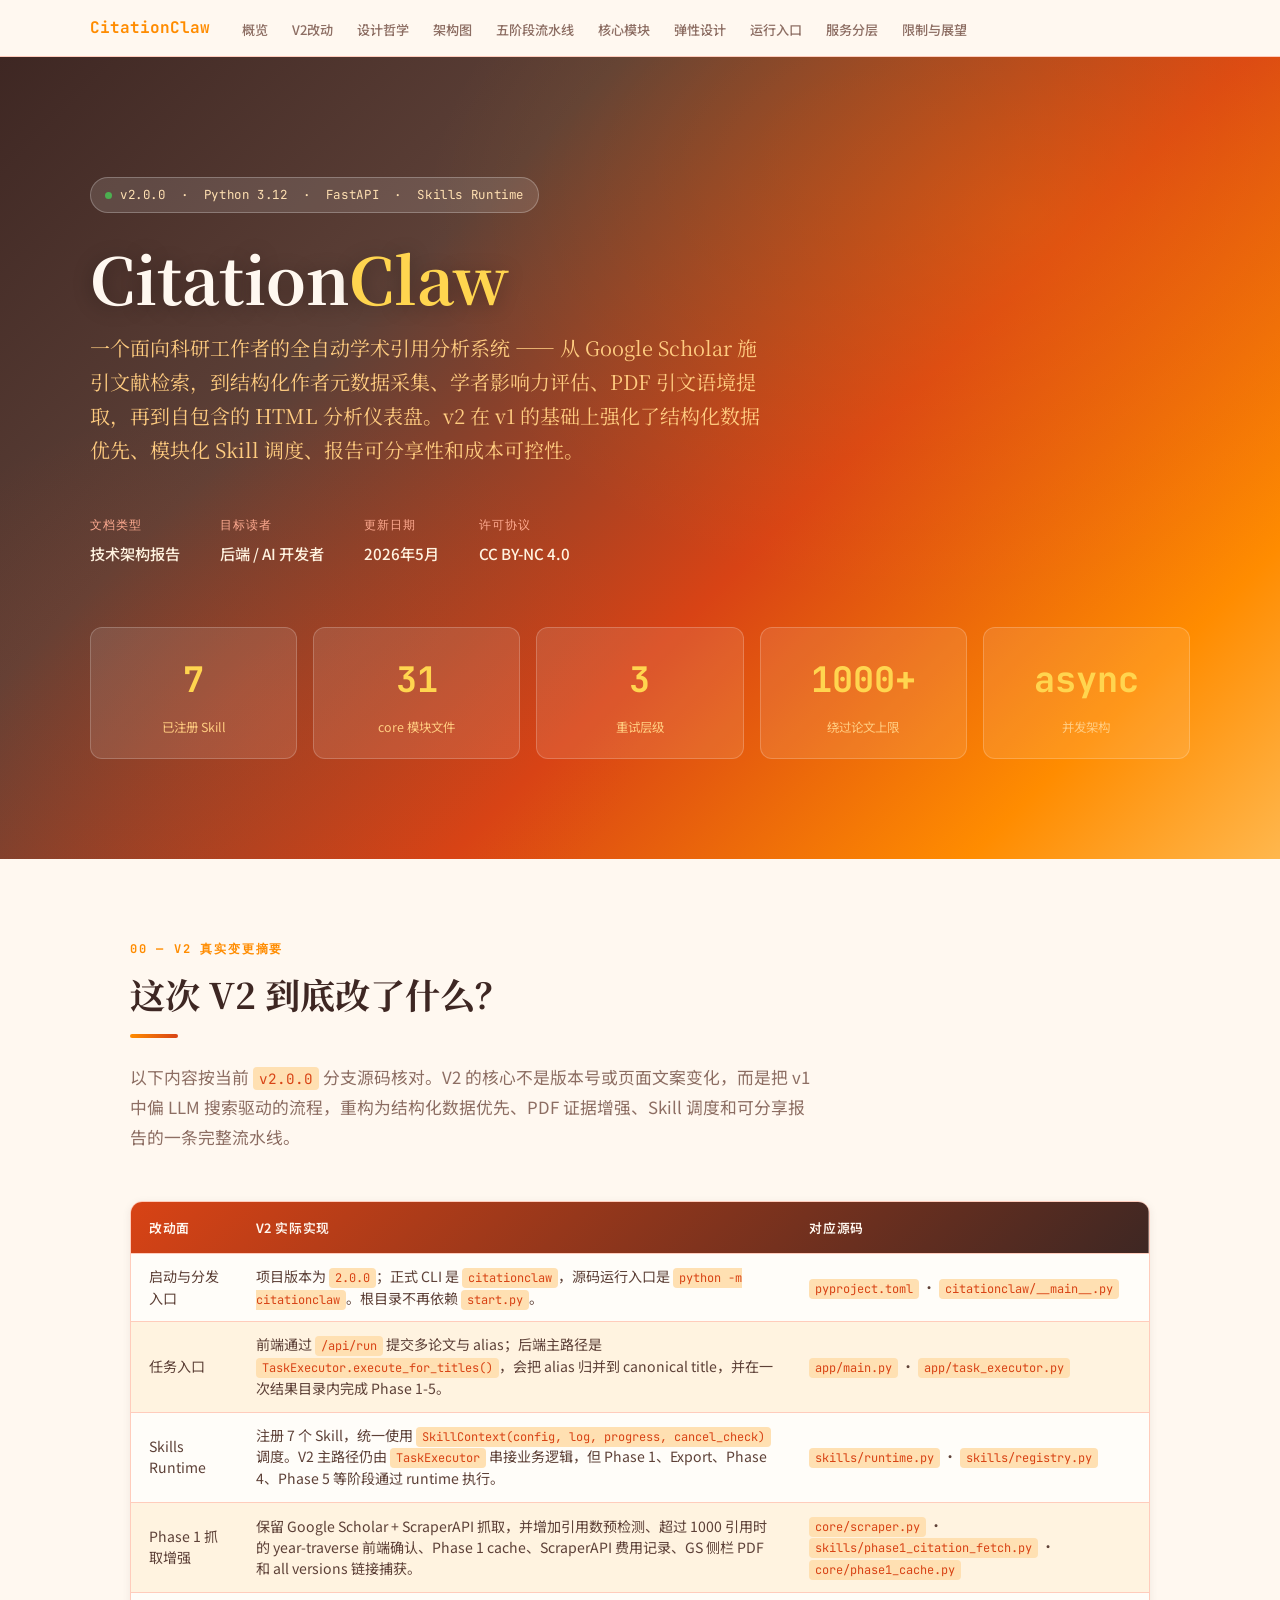
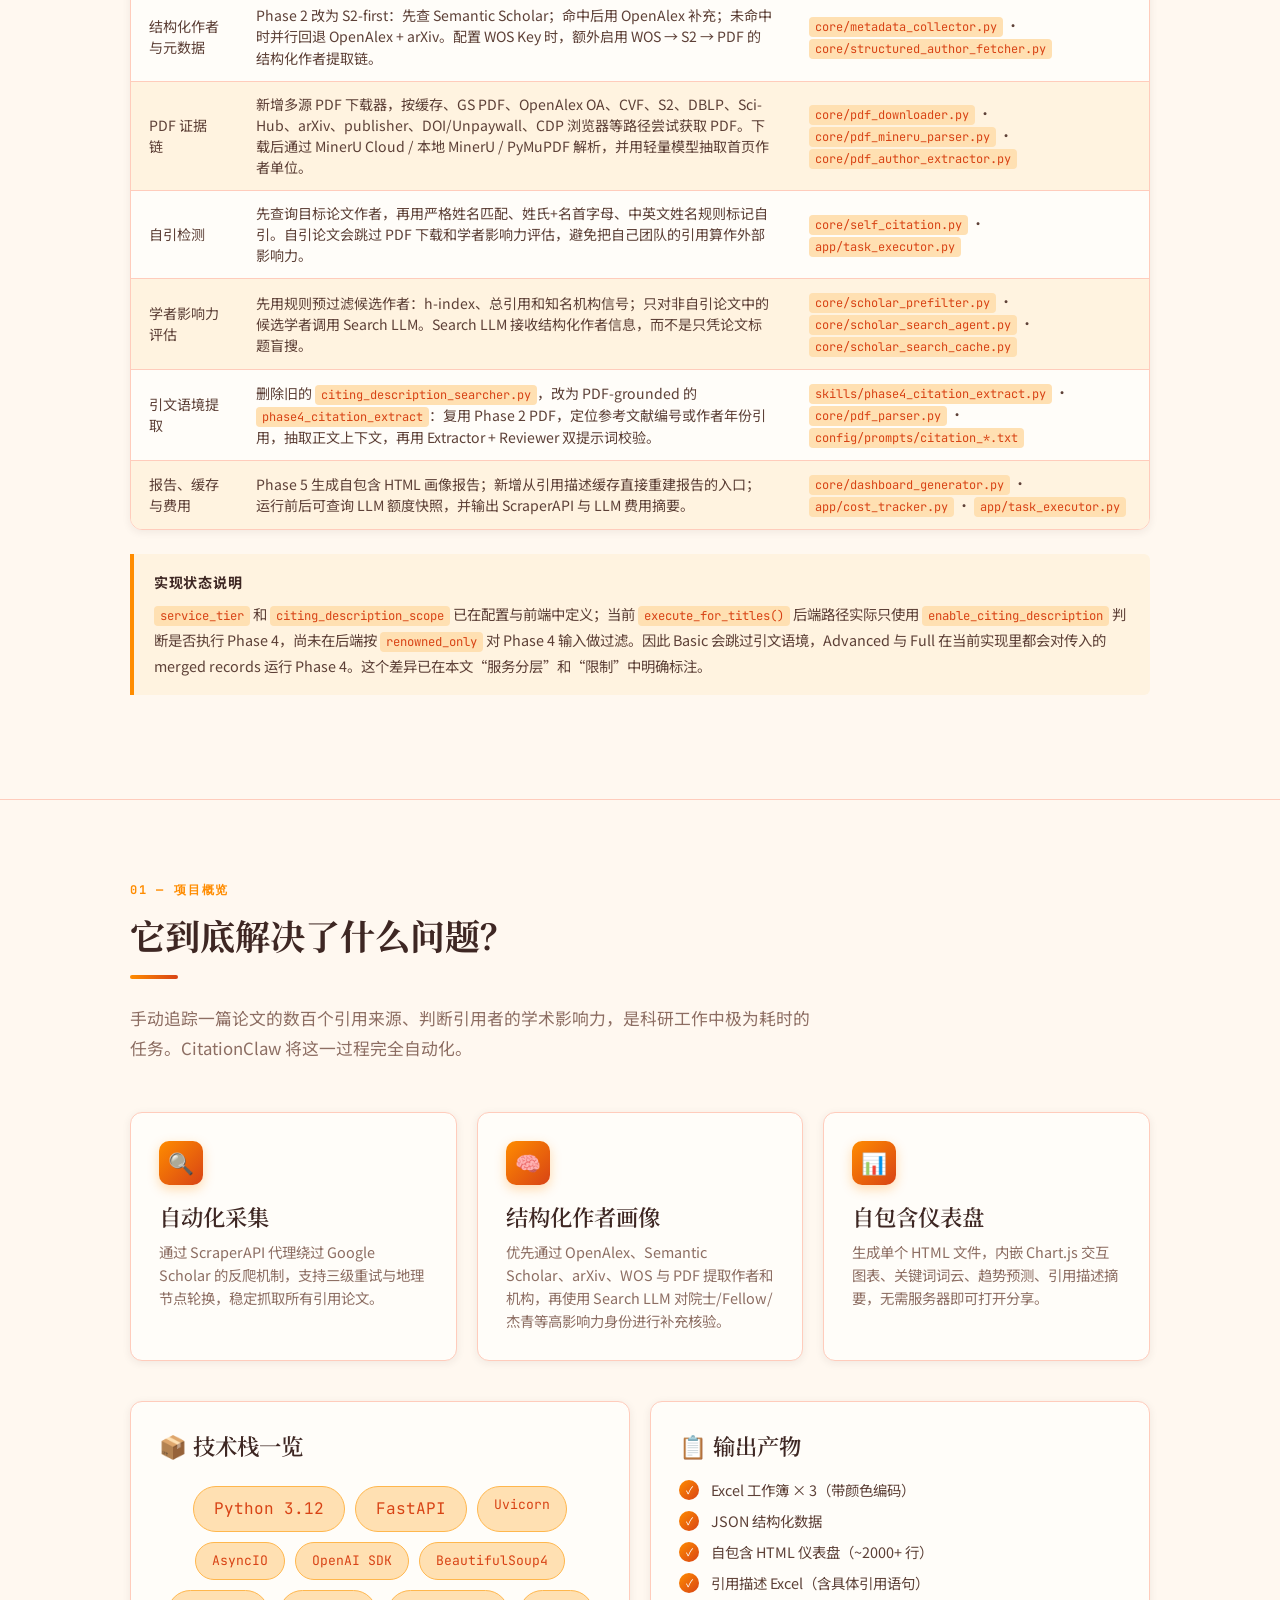
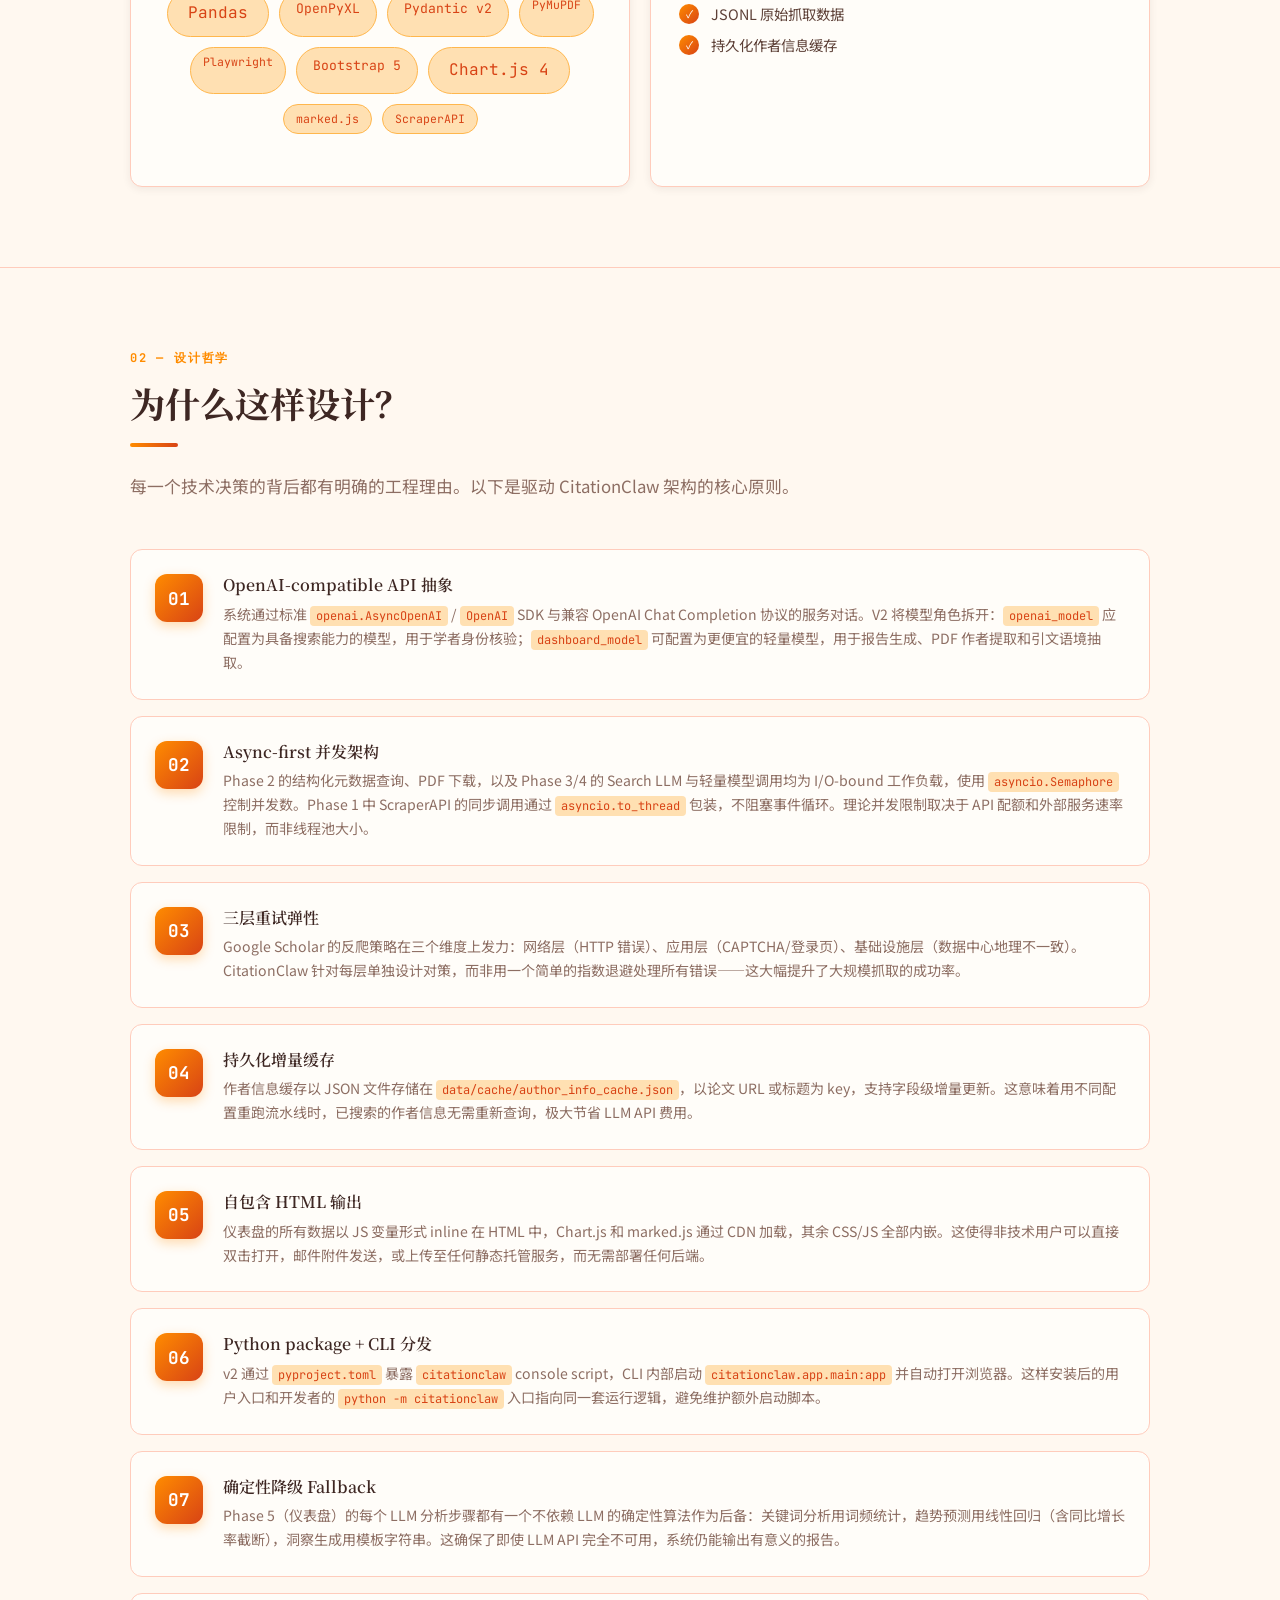
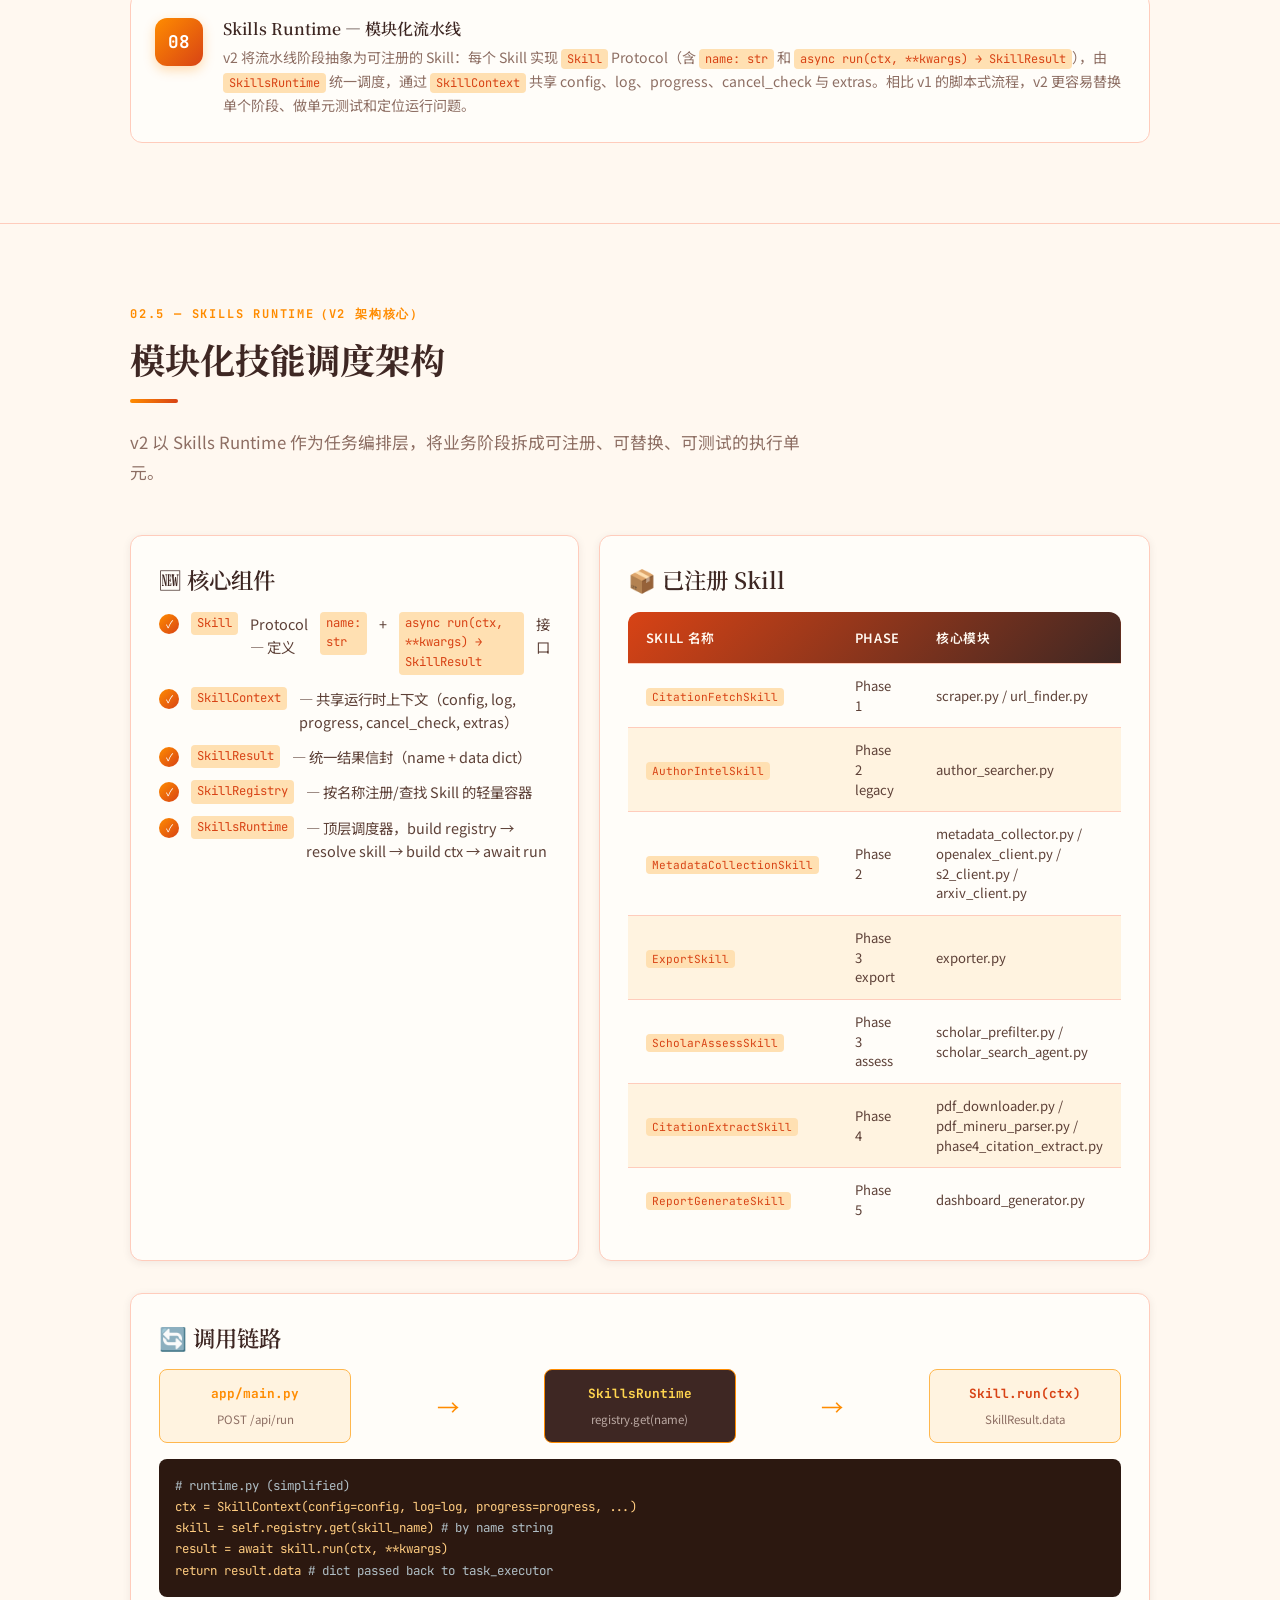
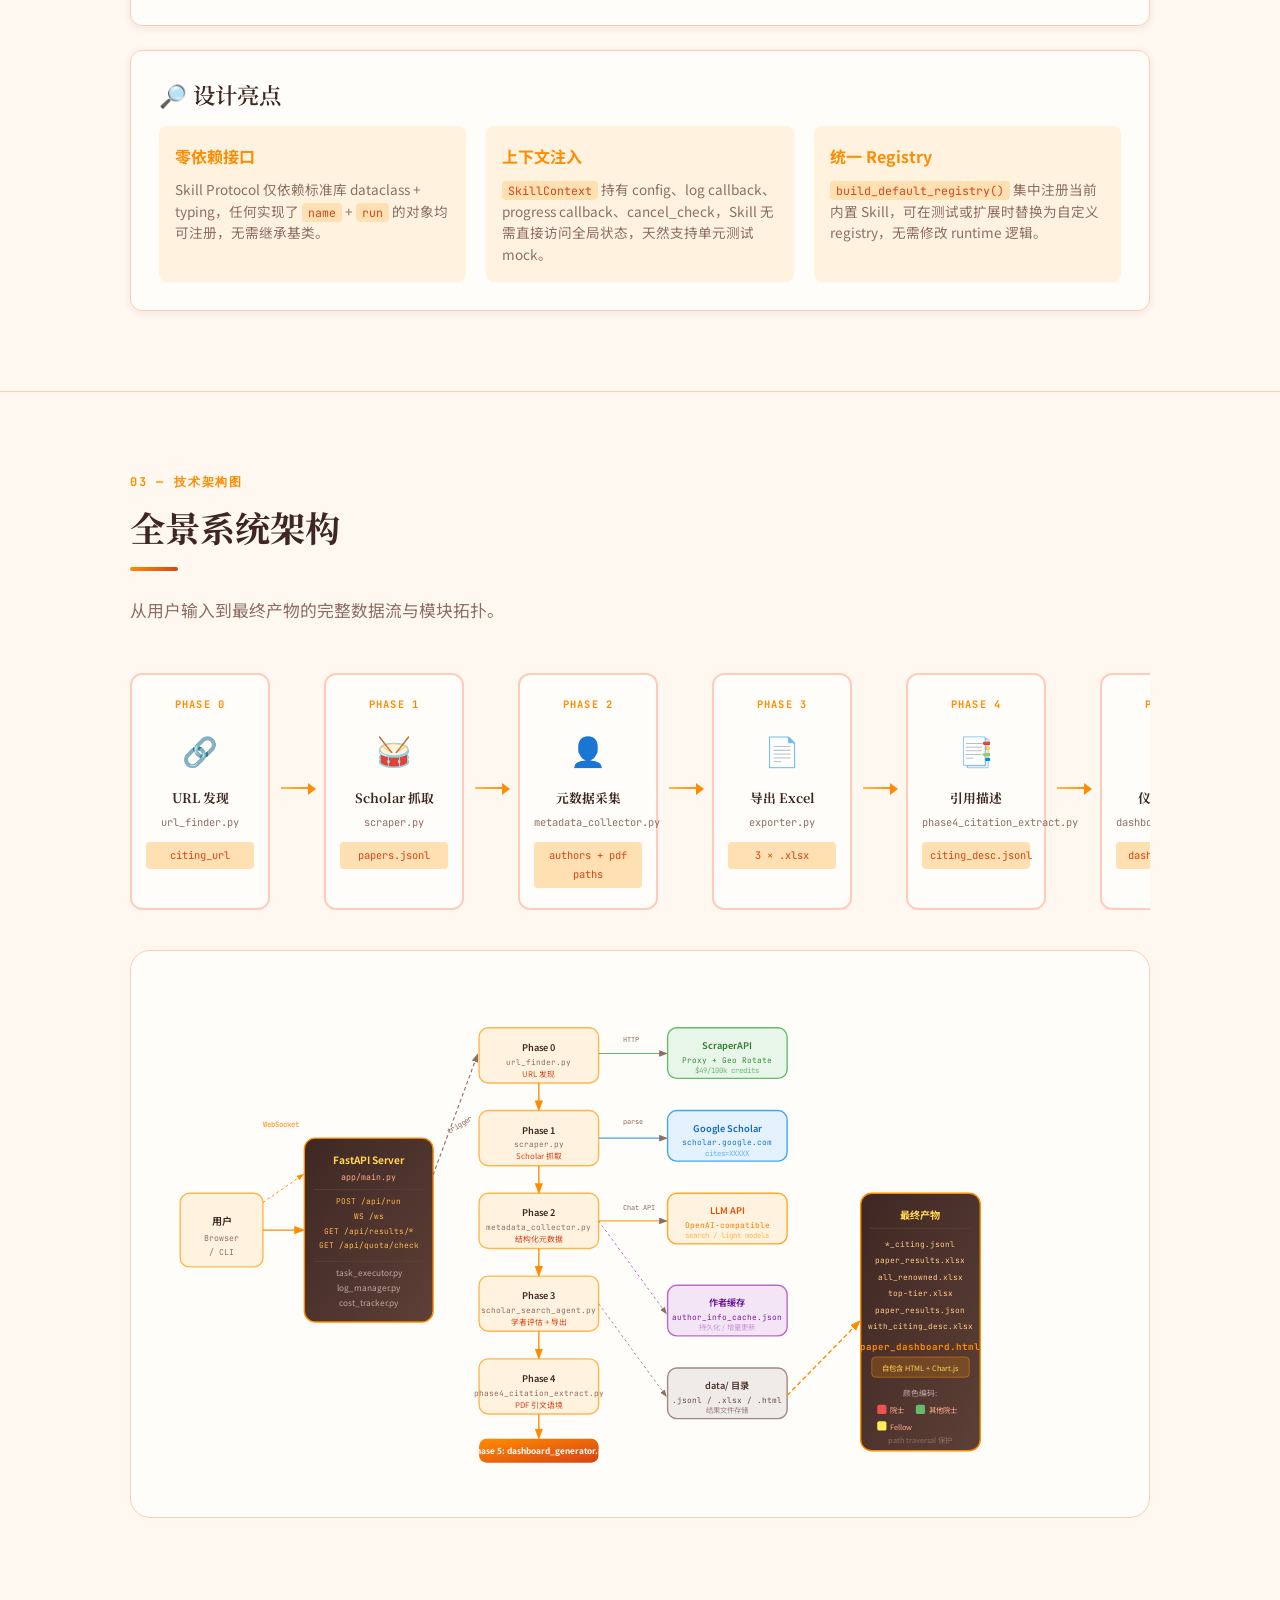
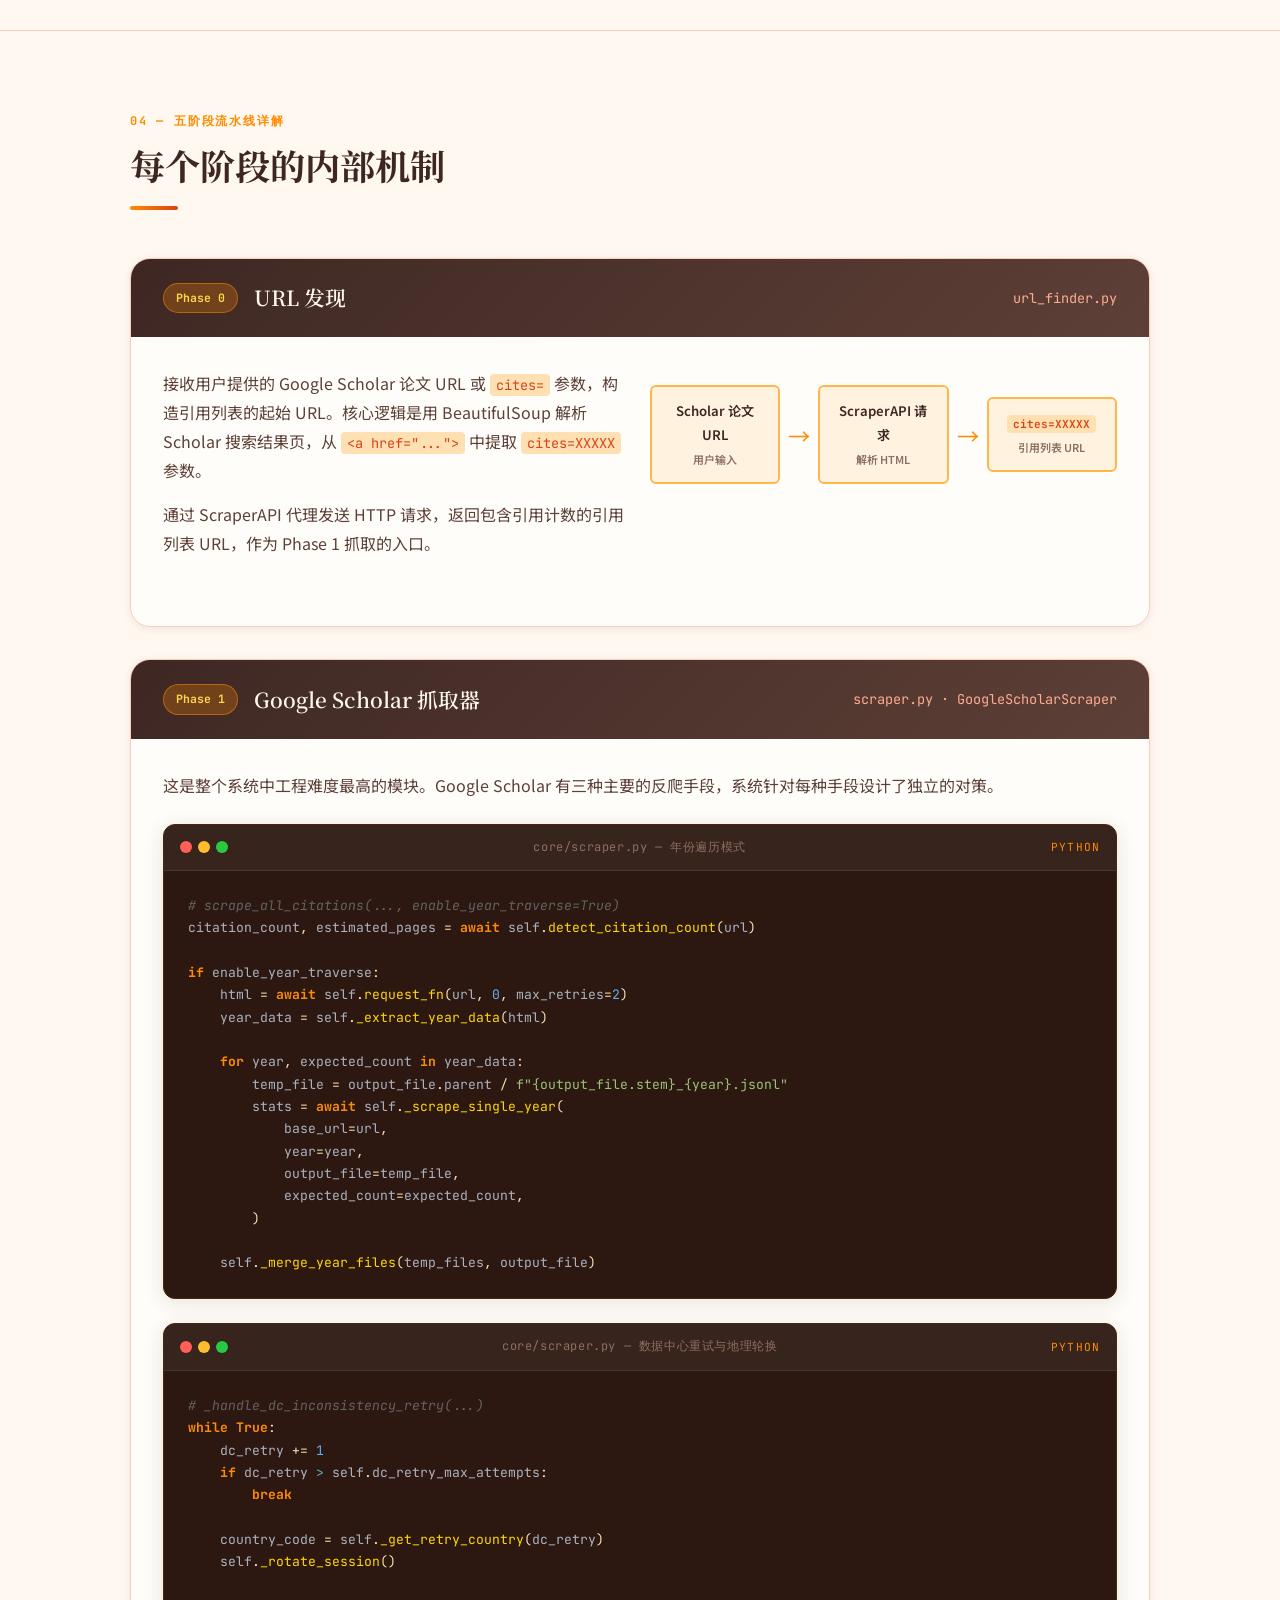
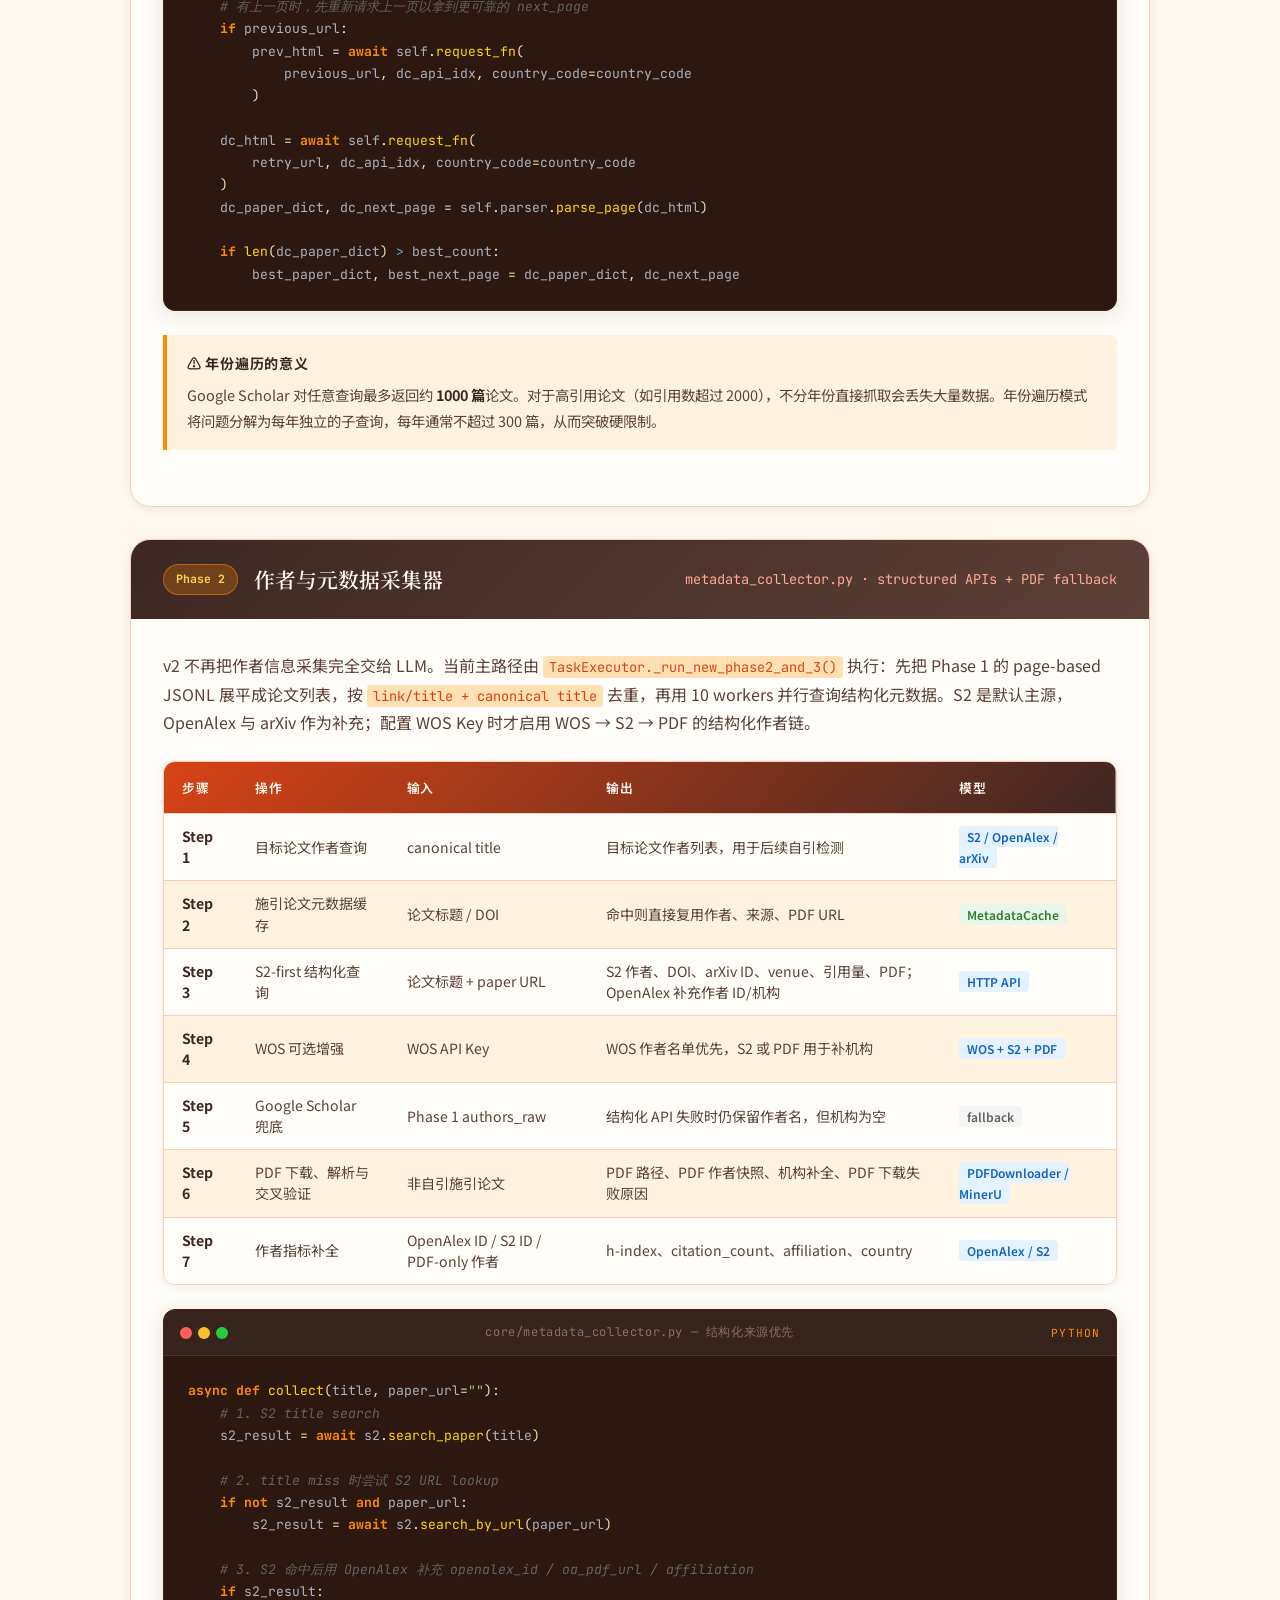
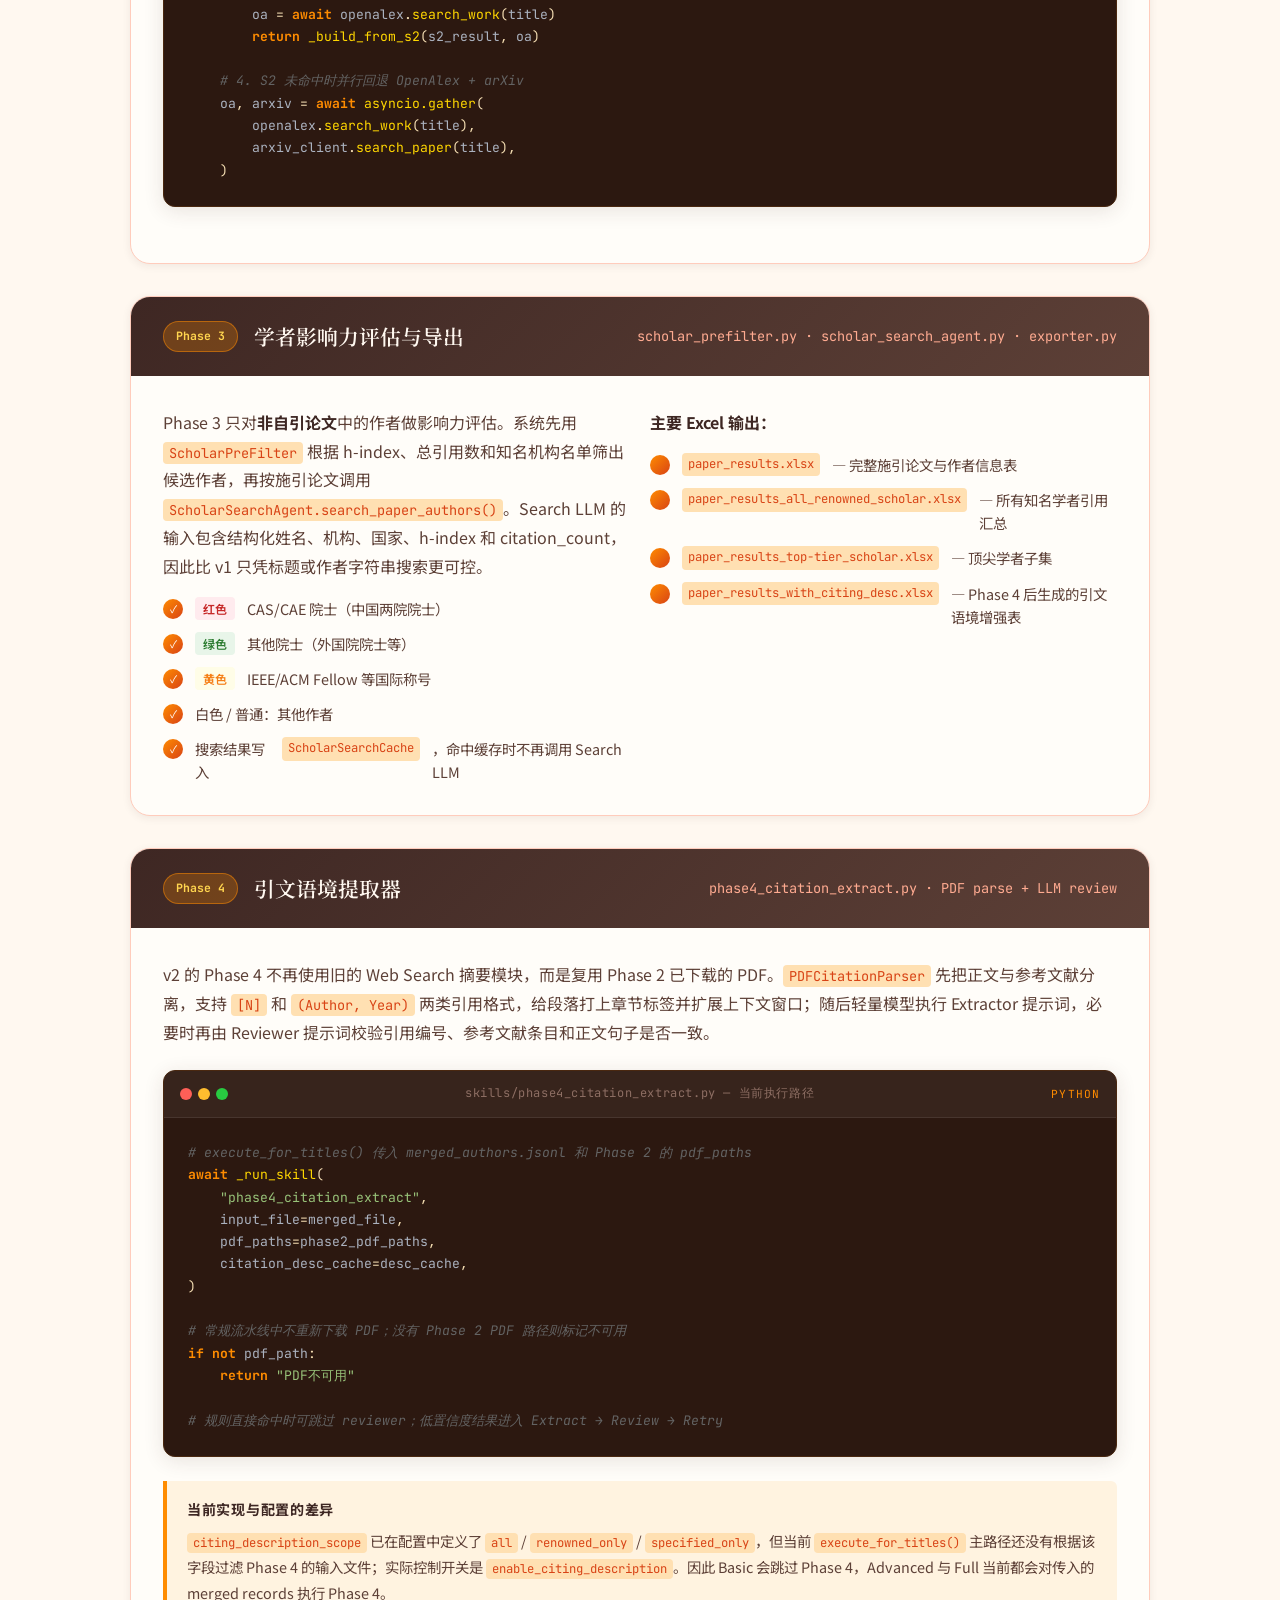
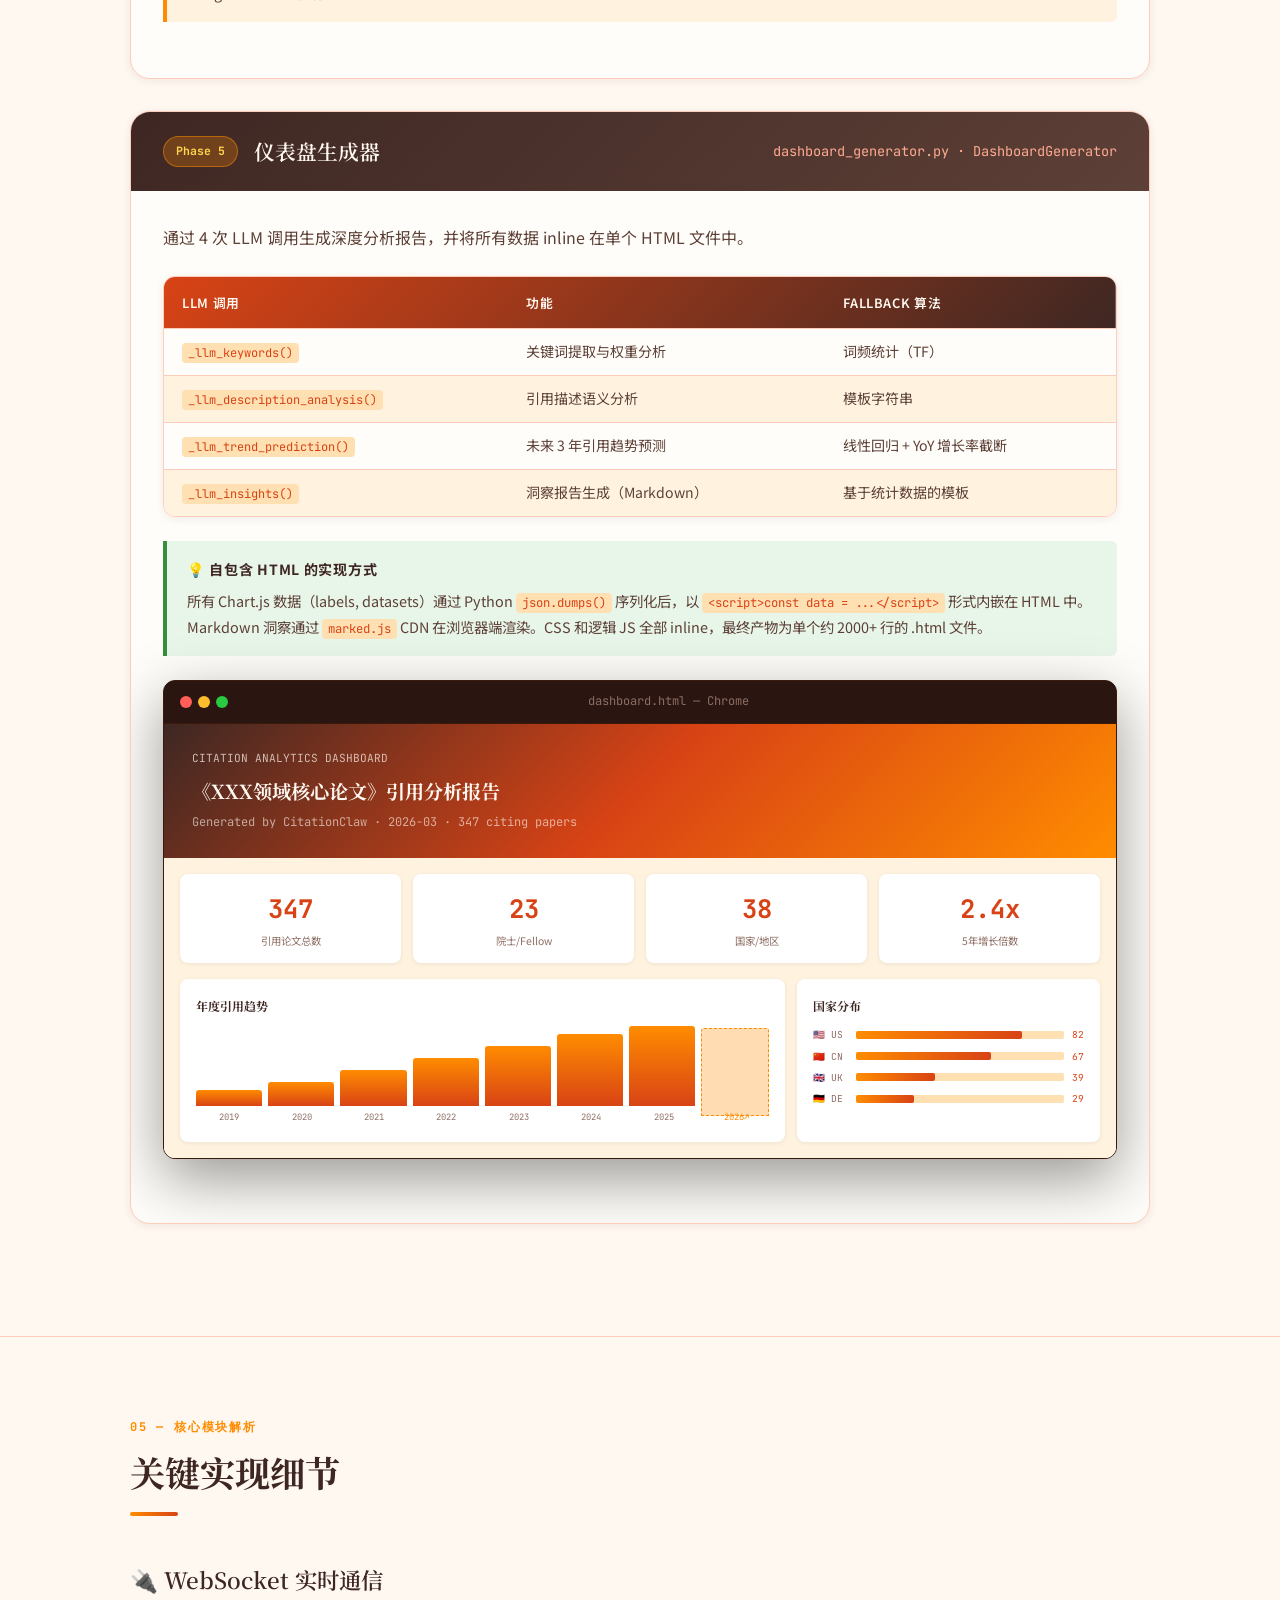
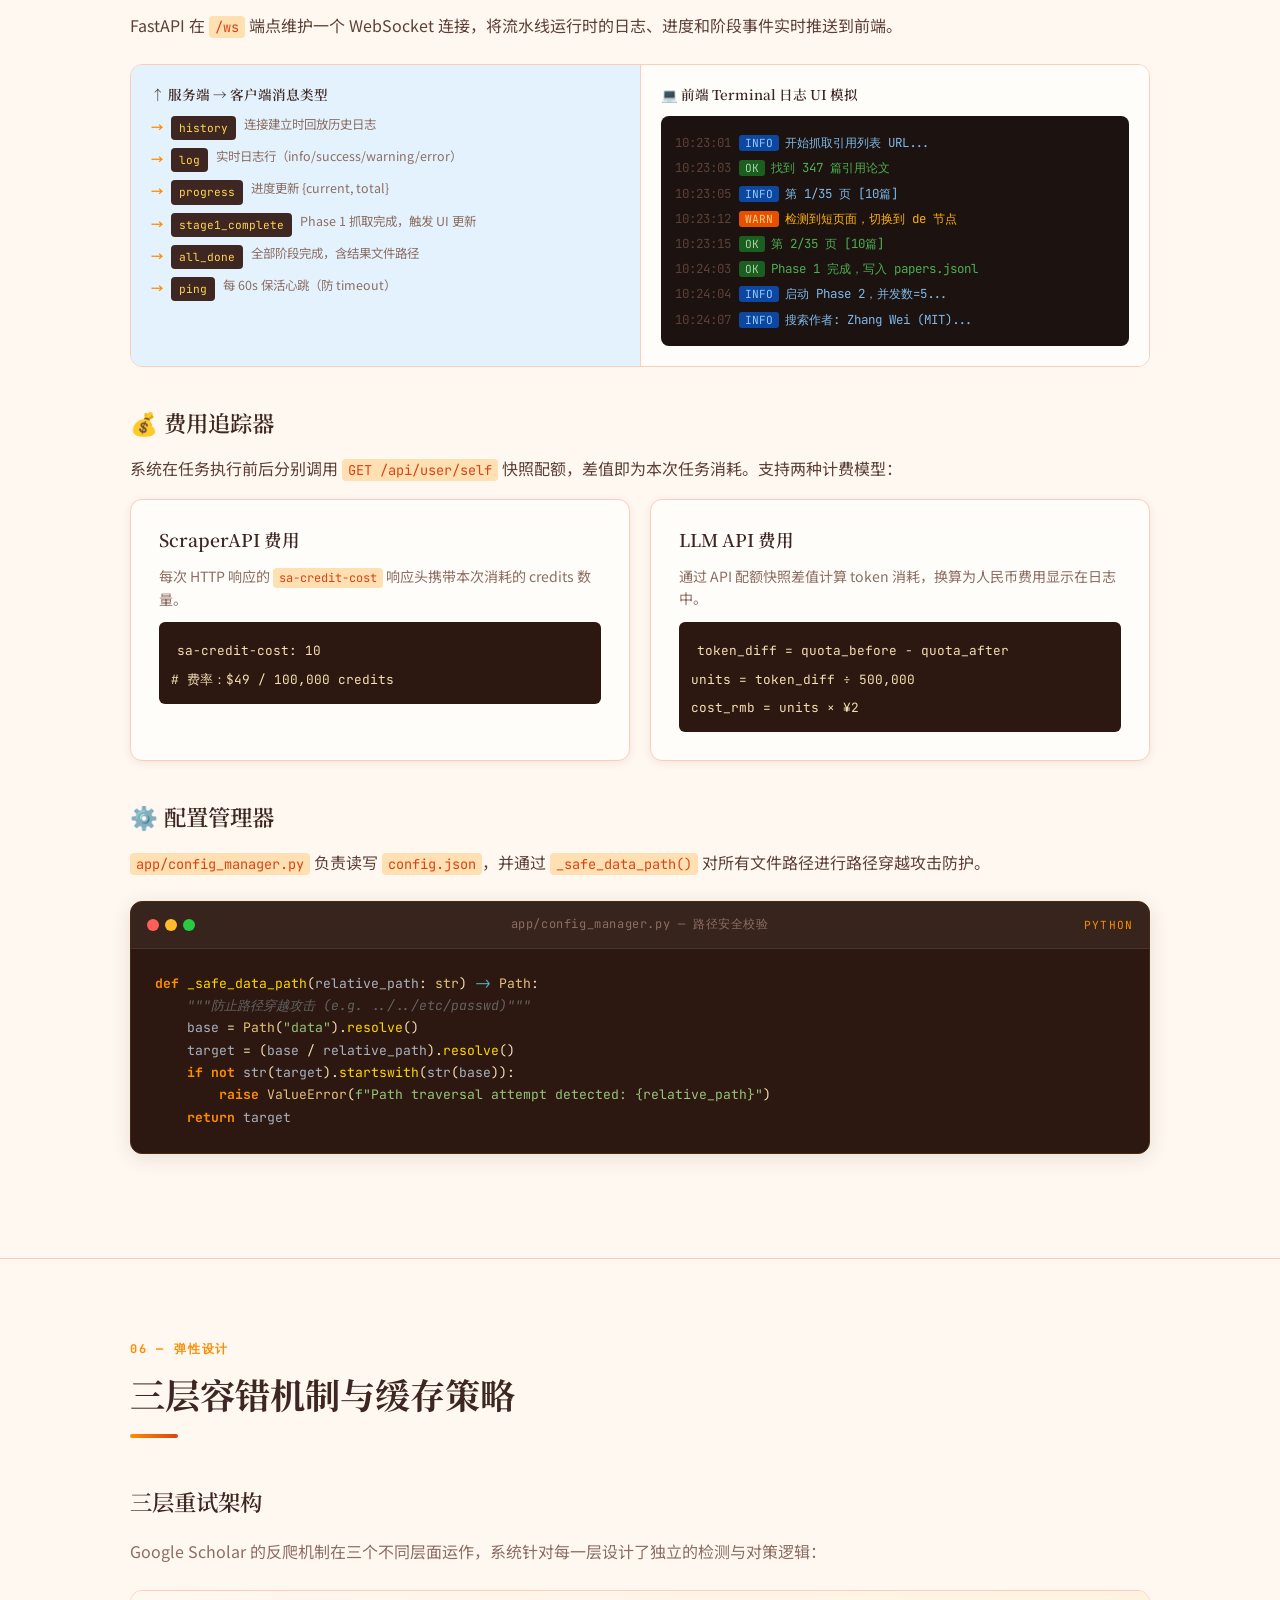
<file: docs/technical-report.html>
<!DOCTYPE html>
<html lang="zh-CN">
<head>
<meta charset="UTF-8">
<meta name="viewport" content="width=device-width, initial-scale=1.0">
<title>CitationClaw — 技术架构报告</title>
<link rel="preconnect" href="https://fonts.googleapis.com">
<link href="https://fonts.googleapis.com/css2?family=Noto+Serif+SC:wght@400;600;700&family=Noto+Sans+SC:wght@300;400;500;700&family=JetBrains+Mono:wght@400;500;700&display=swap" rel="stylesheet">
<style>
  /* ===== ROOT VARIABLES ===== */
  :root {
    --bg-page:       #FFF8F0;
    --bg-warm:       #FFF3E0;
    --bg-card:       #FFFDF9;
    --bg-amber:      #FFE0B2;
    --bg-deep:       #3E2723;
    --bg-code:       #2C1810;
    --accent-fire:   #FF8C00;
    --accent-ember:  #D84315;
    --accent-brown:  #4E342E;
    --text-dark:     #3E2723;
    --text-body:     #5D4037;
    --text-muted:    #8D6E63;
    --text-light:    #BCAAA4;
    --border:        #FFCCBC;
    --border-warm:   #FFB74D;
    --shadow-sm:     0 2px 8px rgba(62,39,35,0.08);
    --shadow-md:     0 4px 20px rgba(62,39,35,0.12);
    --shadow-lg:     0 8px 40px rgba(62,39,35,0.16);
    --radius:        12px;
    --radius-sm:     6px;
    --radius-lg:     20px;
  }

  /* ===== RESET & BASE ===== */
  *, *::before, *::after { box-sizing: border-box; margin: 0; padding: 0; }
  html { scroll-behavior: smooth; }
  body {
    background: var(--bg-page);
    color: var(--text-body);
    font-family: 'Noto Sans SC', -apple-system, sans-serif;
    font-size: 16px;
    line-height: 1.8;
    font-weight: 400;
  }
  ::selection { background: #FFB74D; color: #3E2723; }

  /* ===== SCROLLBAR ===== */
  ::-webkit-scrollbar { width: 6px; height: 6px; }
  ::-webkit-scrollbar-track { background: var(--bg-warm); }
  ::-webkit-scrollbar-thumb { background: var(--border-warm); border-radius: 3px; }

  /* ===== TYPOGRAPHY ===== */
  h1, h2, h3, h4, h5 {
    font-family: 'Noto Serif SC', serif;
    color: var(--text-dark);
    line-height: 1.4;
  }
  h1 { font-size: 3.2rem; font-weight: 700; }
  h2 { font-size: 2rem; font-weight: 700; }
  h3 { font-size: 1.4rem; font-weight: 600; }
  h4 { font-size: 1.1rem; font-weight: 600; }
  p { margin-bottom: 1rem; }
  a { color: var(--accent-fire); text-decoration: none; }
  a:hover { text-decoration: underline; }
  code {
    font-family: 'JetBrains Mono', monospace;
    font-size: 0.85em;
    background: var(--bg-amber);
    color: var(--accent-ember);
    padding: 2px 6px;
    border-radius: 4px;
  }
  strong { color: var(--text-dark); font-weight: 700; }
  em { color: var(--accent-ember); font-style: italic; }

  /* ===== LAYOUT ===== */
  .container {
    max-width: 1100px;
    margin: 0 auto;
    padding: 0 40px;
  }
  .section {
    padding: 80px 0;
  }
  .section + .section {
    border-top: 1px solid var(--border);
  }

  /* ===== NAV ===== */
  nav {
    position: sticky;
    top: 0;
    z-index: 100;
    background: rgba(255,248,240,0.92);
    backdrop-filter: blur(12px);
    border-bottom: 1px solid var(--border);
    padding: 0 40px;
  }
  nav .nav-inner {
    max-width: 1100px;
    margin: 0 auto;
    display: flex;
    align-items: center;
    height: 56px;
    gap: 32px;
  }
  .nav-brand {
    font-family: 'JetBrains Mono', monospace;
    font-weight: 700;
    font-size: 1rem;
    color: var(--accent-fire);
    white-space: nowrap;
  }
  .nav-links {
    display: flex;
    gap: 24px;
    overflow-x: auto;
    list-style: none;
    padding: 0;
  }
  .nav-links a {
    font-size: 0.82rem;
    color: var(--text-muted);
    font-weight: 500;
    white-space: nowrap;
    transition: color 0.2s;
  }
  .nav-links a:hover { color: var(--accent-fire); text-decoration: none; }

  /* ===== HERO / COVER ===== */
  .hero {
    background: linear-gradient(135deg, #3E2723 0%, #5D4037 30%, #D84315 60%, #FF8C00 85%, #FFB74D 100%);
    padding: 120px 40px 100px;
    position: relative;
    overflow: hidden;
  }
  .hero::before {
    content: '';
    position: absolute;
    inset: 0;
    background:
      radial-gradient(ellipse 600px 400px at 80% 20%, rgba(255,140,0,0.25), transparent),
      radial-gradient(ellipse 400px 300px at 20% 80%, rgba(216,67,21,0.2), transparent);
  }
  .hero-inner {
    max-width: 1100px;
    margin: 0 auto;
    position: relative;
    z-index: 1;
  }
  .hero-badge {
    display: inline-flex;
    align-items: center;
    gap: 8px;
    background: rgba(255,255,255,0.12);
    border: 1px solid rgba(255,255,255,0.25);
    color: #FFE0B2;
    padding: 6px 14px;
    border-radius: 999px;
    font-size: 0.78rem;
    font-family: 'JetBrains Mono', monospace;
    margin-bottom: 28px;
    letter-spacing: 0.05em;
  }
  .hero-badge .dot {
    width: 7px; height: 7px;
    background: #4CAF50;
    border-radius: 50%;
    animation: pulse 2s infinite;
  }
  @keyframes pulse {
    0%, 100% { opacity: 1; }
    50% { opacity: 0.4; }
  }
  .hero h1 {
    color: #FFF8F0;
    font-size: 4rem;
    line-height: 1.15;
    margin-bottom: 16px;
    text-shadow: 0 2px 20px rgba(0,0,0,0.3);
  }
  .hero h1 span {
    color: #FFD54F;
  }
  .hero-subtitle {
    font-size: 1.25rem;
    color: #FFCC80;
    font-family: 'Noto Serif SC', serif;
    margin-bottom: 48px;
    max-width: 680px;
    line-height: 1.7;
  }
  .hero-meta {
    display: flex;
    gap: 40px;
    flex-wrap: wrap;
  }
  .hero-meta-item {
    display: flex;
    flex-direction: column;
    gap: 4px;
  }
  .hero-meta-item .label {
    font-size: 0.72rem;
    color: #FFAB91;
    font-weight: 500;
    text-transform: uppercase;
    letter-spacing: 0.1em;
    font-family: 'JetBrains Mono', monospace;
  }
  .hero-meta-item .value {
    font-size: 0.95rem;
    color: #FFF3E0;
    font-weight: 500;
  }
  .hero-grid {
    display: grid;
    grid-template-columns: 1fr 1fr 1fr 1fr 1fr;
    gap: 16px;
    margin-top: 60px;
  }
  .hero-stat {
    background: rgba(255,255,255,0.1);
    border: 1px solid rgba(255,255,255,0.2);
    border-radius: var(--radius);
    padding: 20px;
    text-align: center;
  }
  .hero-stat .num {
    font-size: 2.2rem;
    font-weight: 700;
    color: #FFD54F;
    font-family: 'JetBrains Mono', monospace;
    display: block;
  }
  .hero-stat .lbl {
    font-size: 0.78rem;
    color: #FFCC80;
    margin-top: 4px;
    display: block;
  }

  /* ===== SECTION HEADERS ===== */
  .section-header {
    margin-bottom: 48px;
  }
  .section-number {
    font-family: 'JetBrains Mono', monospace;
    font-size: 0.75rem;
    color: var(--accent-fire);
    letter-spacing: 0.15em;
    text-transform: uppercase;
    font-weight: 700;
    margin-bottom: 8px;
  }
  .section-header h2 {
    font-size: 2.2rem;
    margin-bottom: 12px;
  }
  .section-header p {
    font-size: 1.05rem;
    color: var(--text-muted);
    max-width: 680px;
    margin-bottom: 0;
  }
  .divider {
    width: 48px;
    height: 4px;
    background: linear-gradient(90deg, var(--accent-fire), var(--accent-ember));
    border-radius: 2px;
    margin: 16px 0 24px;
  }

  /* ===== CARDS ===== */
  .card {
    background: var(--bg-card);
    border: 1px solid var(--border);
    border-radius: var(--radius);
    padding: 28px;
    box-shadow: var(--shadow-sm);
    transition: box-shadow 0.2s, transform 0.2s;
  }
  .card:hover {
    box-shadow: var(--shadow-md);
    transform: translateY(-2px);
  }
  .card-grid {
    display: grid;
    gap: 20px;
  }
  .card-grid-2 { grid-template-columns: 1fr 1fr; }
  .card-grid-3 { grid-template-columns: 1fr 1fr 1fr; }
  .card-icon {
    width: 44px; height: 44px;
    border-radius: 10px;
    background: linear-gradient(135deg, var(--accent-fire), var(--accent-ember));
    display: flex; align-items: center; justify-content: center;
    font-size: 1.3rem;
    margin-bottom: 16px;
    box-shadow: 0 4px 12px rgba(255,140,0,0.3);
  }
  .card h3 { margin-bottom: 8px; }
  .card p { font-size: 0.9rem; color: var(--text-muted); margin-bottom: 0; line-height: 1.6; }

  /* ===== CODE BLOCKS ===== */
  .code-block {
    background: var(--bg-code);
    border-radius: var(--radius);
    overflow: hidden;
    margin: 24px 0;
    box-shadow: var(--shadow-md);
    border: 1px solid #4a2810;
  }
  .code-header {
    display: flex;
    align-items: center;
    justify-content: space-between;
    padding: 12px 16px;
    background: rgba(255,255,255,0.05);
    border-bottom: 1px solid rgba(255,255,255,0.08);
  }
  .code-dots {
    display: flex;
    gap: 6px;
  }
  .code-dots span {
    width: 12px; height: 12px;
    border-radius: 50%;
  }
  .code-dots span:nth-child(1) { background: #FF5F57; }
  .code-dots span:nth-child(2) { background: #FFBD2E; }
  .code-dots span:nth-child(3) { background: #28CA41; }
  .code-filename {
    font-family: 'JetBrains Mono', monospace;
    font-size: 0.75rem;
    color: #8D6E63;
    letter-spacing: 0.05em;
  }
  .code-lang {
    font-family: 'JetBrains Mono', monospace;
    font-size: 0.7rem;
    color: #FF8C00;
    letter-spacing: 0.1em;
    text-transform: uppercase;
  }
  pre {
    padding: 24px;
    overflow-x: auto;
    font-family: 'JetBrains Mono', monospace;
    font-size: 0.82rem;
    line-height: 1.7;
    color: #F5DEB3;
  }
  .kw { color: #FF8C00; font-weight: 700; }
  .fn { color: #FFD700; }
  .str { color: #98C379; }
  .cm { color: #636363; font-style: italic; }
  .num { color: #61AFEF; }
  .cls { color: #E5C07B; }
  .dec { color: #C678DD; }
  .var { color: #ABB2BF; }
  .op { color: #56B6C2; }

  /* ===== PIPELINE DIAGRAM ===== */
  .pipeline {
    display: flex;
    align-items: stretch;
    gap: 0;
    overflow-x: auto;
    padding-bottom: 8px;
    margin: 32px 0;
  }
  .phase-box {
    flex: 1;
    min-width: 140px;
    background: var(--bg-card);
    border: 2px solid var(--border);
    border-radius: var(--radius);
    padding: 20px 14px;
    text-align: center;
    position: relative;
    transition: all 0.2s;
  }
  .phase-box:hover {
    border-color: var(--accent-fire);
    box-shadow: 0 0 20px rgba(255,140,0,0.2);
    transform: translateY(-3px);
  }
  .phase-box .phase-num {
    font-family: 'JetBrains Mono', monospace;
    font-size: 0.65rem;
    color: var(--accent-fire);
    font-weight: 700;
    letter-spacing: 0.1em;
    text-transform: uppercase;
    margin-bottom: 10px;
  }
  .phase-box .phase-icon {
    font-size: 1.8rem;
    margin-bottom: 10px;
    display: block;
  }
  .phase-box .phase-name {
    font-size: 0.8rem;
    font-weight: 700;
    color: var(--text-dark);
    margin-bottom: 6px;
    font-family: 'Noto Serif SC', serif;
  }
  .phase-box .phase-file {
    font-family: 'JetBrains Mono', monospace;
    font-size: 0.65rem;
    color: var(--text-muted);
    line-height: 1.5;
  }
  .phase-box .phase-output {
    margin-top: 12px;
    background: var(--bg-amber);
    border-radius: 4px;
    padding: 4px 8px;
    font-size: 0.65rem;
    color: var(--accent-ember);
    font-family: 'JetBrains Mono', monospace;
  }
  .arrow-wrap {
    display: flex;
    align-items: center;
    padding: 0 8px;
    flex-shrink: 0;
  }
  .arrow {
    display: flex;
    flex-direction: column;
    align-items: center;
    gap: 2px;
  }
  .arrow-line {
    width: 32px;
    height: 2px;
    background: linear-gradient(90deg, var(--border-warm), var(--accent-fire));
  }
  .arrow-head {
    width: 0; height: 0;
    border-top: 6px solid transparent;
    border-bottom: 6px solid transparent;
    border-left: 8px solid var(--accent-fire);
    margin-left: 30px;
    margin-top: -8px;
  }

  /* ===== PHASE DETAIL ===== */
  .phase-detail {
    background: var(--bg-card);
    border: 1px solid var(--border);
    border-radius: var(--radius-lg);
    overflow: hidden;
    margin: 32px 0;
    box-shadow: var(--shadow-sm);
  }
  .phase-detail-header {
    background: linear-gradient(135deg, var(--bg-deep), #5D4037);
    padding: 24px 32px;
    display: flex;
    align-items: center;
    gap: 16px;
  }
  .phase-detail-header .badge {
    background: rgba(255,140,0,0.25);
    border: 1px solid rgba(255,140,0,0.5);
    color: #FFD54F;
    font-family: 'JetBrains Mono', monospace;
    font-size: 0.72rem;
    padding: 4px 12px;
    border-radius: 999px;
    font-weight: 700;
    white-space: nowrap;
  }
  .phase-detail-header h3 {
    color: #FFF8F0;
    font-size: 1.3rem;
    margin: 0;
  }
  .phase-detail-header .subtitle {
    color: #FFAB91;
    font-size: 0.85rem;
    margin-left: auto;
    font-family: 'JetBrains Mono', monospace;
  }
  .phase-detail-body {
    padding: 32px;
  }
  .phase-detail-body p {
    color: var(--text-body);
    line-height: 1.8;
  }

  /* ===== FEATURE LIST ===== */
  .feature-list {
    list-style: none;
    display: grid;
    gap: 12px;
  }
  .feature-list li {
    display: flex;
    gap: 12px;
    align-items: flex-start;
    font-size: 0.9rem;
    color: var(--text-body);
    line-height: 1.6;
  }
  .feature-list li::before {
    content: '';
    width: 20px; height: 20px;
    background: linear-gradient(135deg, var(--accent-fire), var(--accent-ember));
    border-radius: 50%;
    flex-shrink: 0;
    margin-top: 2px;
    display: flex;
    align-items: center;
    justify-content: center;
    font-size: 0.7rem;
    color: white;
  }
  .feature-list.check li::before {
    content: '✓';
    font-size: 0.65rem;
    line-height: 20px;
    text-align: center;
  }

  /* ===== TABLES ===== */
  .table-wrap {
    overflow-x: auto;
    border-radius: var(--radius);
    border: 1px solid var(--border);
    margin: 24px 0;
    box-shadow: var(--shadow-sm);
  }
  table {
    width: 100%;
    border-collapse: collapse;
    font-size: 0.88rem;
  }
  thead {
    background: linear-gradient(135deg, var(--accent-ember), var(--bg-deep));
    color: #FFF8F0;
  }
  thead th {
    padding: 14px 18px;
    text-align: left;
    font-weight: 600;
    font-size: 0.8rem;
    letter-spacing: 0.05em;
    text-transform: uppercase;
    white-space: nowrap;
  }
  tbody tr:nth-child(odd) { background: var(--bg-card); }
  tbody tr:nth-child(even) { background: var(--bg-warm); }
  tbody tr:hover { background: var(--bg-amber); transition: background 0.15s; }
  tbody td {
    padding: 12px 18px;
    border-top: 1px solid var(--border);
    color: var(--text-body);
    line-height: 1.5;
  }
  .badge-red { background: #FFEBEE; color: #C62828; padding: 2px 8px; border-radius: 4px; font-size: 0.75rem; font-weight: 600; }
  .badge-green { background: #E8F5E9; color: #2E7D32; padding: 2px 8px; border-radius: 4px; font-size: 0.75rem; font-weight: 600; }
  .badge-yellow { background: #FFFDE7; color: #F57F17; padding: 2px 8px; border-radius: 4px; font-size: 0.75rem; font-weight: 600; }
  .badge-blue { background: #E3F2FD; color: #1565C0; padding: 2px 8px; border-radius: 4px; font-size: 0.75rem; font-weight: 600; }
  .badge-gray { background: #F5F5F5; color: #616161; padding: 2px 8px; border-radius: 4px; font-size: 0.75rem; font-weight: 600; }

  /* ===== CALLOUT ===== */
  .callout {
    border-left: 4px solid var(--accent-fire);
    background: #FFF3E0;
    border-radius: 0 var(--radius-sm) var(--radius-sm) 0;
    padding: 16px 20px;
    margin: 24px 0;
  }
  .callout.info { border-color: #0288D1; background: #E1F5FE; }
  .callout.success { border-color: #388E3C; background: #E8F5E9; }
  .callout.warning { border-color: var(--accent-fire); background: #FFF3E0; }
  .callout.danger { border-color: var(--accent-ember); background: #FBE9E7; }
  .callout-title {
    font-weight: 700;
    color: var(--text-dark);
    margin-bottom: 6px;
    font-size: 0.88rem;
    text-transform: uppercase;
    letter-spacing: 0.05em;
  }
  .callout p { margin-bottom: 0; font-size: 0.9rem; }

  /* ===== RETRY DIAGRAM ===== */
  .retry-diagram {
    display: flex;
    flex-direction: column;
    gap: 0;
    margin: 24px 0;
    border-radius: var(--radius);
    overflow: hidden;
    border: 1px solid var(--border);
  }
  .retry-tier {
    display: flex;
    align-items: center;
    gap: 24px;
    padding: 20px 28px;
    border-bottom: 1px solid var(--border);
  }
  .retry-tier:last-child { border-bottom: none; }
  .retry-tier:nth-child(1) { background: linear-gradient(90deg, #FFF8F0, #FFF3E0); }
  .retry-tier:nth-child(2) { background: linear-gradient(90deg, #FFF3E0, #FFE0B2); }
  .retry-tier:nth-child(3) { background: linear-gradient(90deg, #FFE0B2, #FFCC80); }
  .retry-tier-num {
    width: 36px; height: 36px;
    border-radius: 50%;
    background: var(--accent-fire);
    color: white;
    font-weight: 700;
    font-size: 0.9rem;
    display: flex; align-items: center; justify-content: center;
    font-family: 'JetBrains Mono', monospace;
    flex-shrink: 0;
    box-shadow: 0 2px 8px rgba(255,140,0,0.4);
  }
  .retry-tier-content { flex: 1; }
  .retry-tier-title {
    font-weight: 700;
    color: var(--text-dark);
    font-size: 0.95rem;
    margin-bottom: 4px;
  }
  .retry-tier-desc {
    font-size: 0.85rem;
    color: var(--text-muted);
    line-height: 1.5;
  }
  .retry-tier-badge {
    background: rgba(255,140,0,0.15);
    border: 1px solid rgba(255,140,0,0.35);
    color: var(--accent-ember);
    font-size: 0.72rem;
    font-family: 'JetBrains Mono', monospace;
    padding: 4px 10px;
    border-radius: 4px;
    white-space: nowrap;
  }

  /* ===== UI MOCKUP ===== */
  .mockup-window {
    background: #1C1210;
    border-radius: 12px;
    overflow: hidden;
    box-shadow: 0 20px 60px rgba(0,0,0,0.4);
    border: 1px solid #3a1a0a;
    margin: 32px 0;
  }
  .mockup-titlebar {
    background: #2a1510;
    padding: 10px 16px;
    display: flex;
    align-items: center;
    gap: 8px;
    border-bottom: 1px solid #3a1a0a;
  }
  .mockup-titlebar .dots { display: flex; gap: 6px; }
  .mockup-titlebar .dots span {
    width: 12px; height: 12px; border-radius: 50%;
  }
  .mockup-titlebar .dots span:nth-child(1) { background: #FF5F57; }
  .mockup-titlebar .dots span:nth-child(2) { background: #FFBD2E; }
  .mockup-titlebar .dots span:nth-child(3) { background: #28CA41; }
  .mockup-titlebar .title {
    flex: 1;
    text-align: center;
    font-family: 'JetBrains Mono', monospace;
    font-size: 0.75rem;
    color: #8D6E63;
  }
  .mockup-body {
    padding: 20px;
    font-family: 'JetBrains Mono', monospace;
    font-size: 0.78rem;
    line-height: 1.7;
    min-height: 200px;
  }
  .log-line { padding: 2px 0; }
  .log-info { color: #7CB9E8; }
  .log-success { color: #4CAF50; }
  .log-warning { color: #FFB300; }
  .log-error { color: #FF5252; }
  .log-dim { color: #5D4037; }
  .log-time { color: #5D4037; margin-right: 8px; }
  .log-tag { font-size: 0.7rem; padding: 1px 6px; border-radius: 3px; margin-right: 6px; }
  .tag-info { background: #0D47A1; color: #90CAF9; }
  .tag-ok { background: #1B5E20; color: #A5D6A7; }
  .tag-warn { background: #E65100; color: #FFCC80; }
  .tag-err { background: #B71C1C; color: #FFCDD2; }

  /* ===== SERVICE TIERS ===== */
  .tier-grid {
    display: grid;
    grid-template-columns: repeat(3, 1fr);
    gap: 12px;
    margin: 32px 0;
  }
  .tier-card {
    border-radius: var(--radius);
    overflow: hidden;
    border: 2px solid transparent;
    transition: all 0.2s;
  }
  .tier-card:hover {
    transform: translateY(-4px);
    box-shadow: var(--shadow-lg);
  }
  .tier-card.tier-1 { border-color: #B0BEC5; }
  .tier-card.tier-2 { border-color: #66BB6A; }
  .tier-card.tier-3 { border-color: #FFA726; }
  .tier-card.tier-4 { border-color: #EF5350; }
  .tier-card.tier-5 { border-color: #7E57C2; }
  .tier-header {
    padding: 16px 14px;
    text-align: center;
  }
  .tier-card.tier-1 .tier-header { background: #ECEFF1; }
  .tier-card.tier-2 .tier-header { background: #E8F5E9; }
  .tier-card.tier-3 .tier-header { background: #FFF3E0; }
  .tier-card.tier-4 .tier-header { background: #FFEBEE; }
  .tier-card.tier-5 .tier-header { background: #EDE7F6; }
  .tier-name {
    font-weight: 700;
    font-size: 0.85rem;
    color: var(--text-dark);
    font-family: 'Noto Serif SC', serif;
  }
  .tier-en {
    font-family: 'JetBrains Mono', monospace;
    font-size: 0.65rem;
    color: var(--text-muted);
    margin-top: 2px;
  }
  .tier-body {
    padding: 14px;
    background: var(--bg-card);
  }
  .tier-feature {
    font-size: 0.72rem;
    color: var(--text-body);
    padding: 3px 0;
    display: flex;
    align-items: flex-start;
    gap: 6px;
    line-height: 1.4;
  }
  .tier-feature .check { color: #4CAF50; font-size: 0.8rem; flex-shrink: 0; }
  .tier-feature .cross { color: #EF5350; font-size: 0.8rem; flex-shrink: 0; }

  /* ===== DATA FLOW SVG ===== */
  .flow-diagram {
    background: var(--bg-card);
    border: 1px solid var(--border);
    border-radius: var(--radius-lg);
    padding: 40px;
    margin: 32px 0;
    overflow-x: auto;
  }

  /* ===== PRINCIPLES ===== */
  .principle-list {
    display: grid;
    gap: 16px;
  }
  .principle-item {
    display: flex;
    gap: 20px;
    align-items: flex-start;
    background: var(--bg-card);
    border: 1px solid var(--border);
    border-radius: var(--radius);
    padding: 24px;
    transition: all 0.2s;
  }
  .principle-item:hover {
    border-color: var(--border-warm);
    box-shadow: var(--shadow-sm);
  }
  .principle-num {
    width: 48px; height: 48px;
    background: linear-gradient(135deg, var(--accent-fire), var(--accent-ember));
    border-radius: 12px;
    display: flex; align-items: center; justify-content: center;
    font-family: 'JetBrains Mono', monospace;
    font-size: 1.1rem;
    font-weight: 700;
    color: white;
    flex-shrink: 0;
    box-shadow: 0 4px 12px rgba(255,140,0,0.3);
  }
  .principle-content h4 {
    margin-bottom: 6px;
    font-size: 1rem;
    color: var(--text-dark);
  }
  .principle-content p {
    margin-bottom: 0;
    font-size: 0.88rem;
    color: var(--text-muted);
    line-height: 1.7;
  }

  /* ===== FOOTER ===== */
  .footer {
    background: var(--bg-deep);
    color: #8D6E63;
    padding: 60px 40px;
    text-align: center;
  }
  .footer .logo {
    font-family: 'JetBrains Mono', monospace;
    font-size: 1.5rem;
    color: #FF8C00;
    font-weight: 700;
    margin-bottom: 12px;
  }
  .footer p { font-size: 0.85rem; line-height: 1.8; }
  .footer a { color: #FFB74D; }

  /* ===== TAG CLOUD ===== */
  .tag-cloud {
    display: flex;
    flex-wrap: wrap;
    gap: 10px;
    margin: 24px 0;
    justify-content: center;
  }
  .tag-cloud .tag {
    background: var(--bg-amber);
    color: var(--accent-ember);
    border: 1px solid var(--border-warm);
    border-radius: 999px;
    padding: 6px 16px;
    font-size: 0.82rem;
    font-family: 'JetBrains Mono', monospace;
    cursor: default;
    transition: all 0.2s;
  }
  .tag-cloud .tag:hover {
    background: var(--accent-fire);
    color: white;
    border-color: var(--accent-fire);
    transform: scale(1.05);
  }
  .tag-cloud .tag.lg { font-size: 1rem; padding: 8px 20px; }
  .tag-cloud .tag.sm { font-size: 0.72rem; padding: 4px 12px; }

  /* ===== WS MESSAGE FLOW ===== */
  .ws-flow {
    display: flex;
    gap: 0;
    margin: 24px 0;
    border: 1px solid var(--border);
    border-radius: var(--radius);
    overflow: hidden;
  }
  .ws-col {
    flex: 1;
    padding: 20px;
  }
  .ws-col:first-child { background: #E3F2FD; border-right: 1px solid var(--border); }
  .ws-col:last-child { background: var(--bg-card); }
  .ws-col h4 { font-size: 0.85rem; margin-bottom: 12px; color: var(--text-dark); }
  .ws-msg {
    display: flex;
    align-items: flex-start;
    gap: 8px;
    margin-bottom: 8px;
    font-size: 0.78rem;
  }
  .ws-msg .arrow { color: var(--accent-fire); font-weight: 700; }
  .ws-msg .type {
    font-family: 'JetBrains Mono', monospace;
    background: var(--bg-deep);
    color: #FFD54F;
    padding: 2px 8px;
    border-radius: 4px;
    font-size: 0.7rem;
    white-space: nowrap;
  }
  .ws-msg .desc { color: var(--text-muted); line-height: 1.4; }

  /* ===== RESPONSIVE ===== */
  @media (max-width: 900px) {
    .hero h1 { font-size: 2.5rem; }
    .hero-grid { grid-template-columns: repeat(3, 1fr); }
    .card-grid-3 { grid-template-columns: 1fr 1fr; }
    .tier-grid { grid-template-columns: 1fr 1fr; }
  }
  @media (max-width: 600px) {
    .container { padding: 0 20px; }
    .hero h1 { font-size: 2rem; }
    .hero-grid { grid-template-columns: repeat(2, 1fr); }
    .card-grid-2, .card-grid-3 { grid-template-columns: 1fr; }
    .tier-grid { grid-template-columns: 1fr; }
    h2 { font-size: 1.6rem; }
  }

  /* ===== INLINE DIAGRAM HELPERS ===== */
  .box-connector {
    display: flex;
    align-items: center;
    gap: 0;
    margin: 16px 0;
  }
  .box-node {
    flex: 1;
    background: var(--bg-warm);
    border: 2px solid var(--border-warm);
    border-radius: var(--radius-sm);
    padding: 12px 16px;
    text-align: center;
    font-size: 0.82rem;
    font-weight: 600;
    color: var(--text-dark);
  }
  .box-arrow {
    padding: 0 8px;
    color: var(--accent-fire);
    font-size: 1.4rem;
    flex-shrink: 0;
  }

  /* ===== CACHE DIAGRAM ===== */
  .cache-diagram {
    display: grid;
    grid-template-columns: 1fr auto 1fr;
    gap: 16px;
    align-items: center;
    margin: 24px 0;
  }
  .cache-box {
    background: var(--bg-card);
    border: 1px solid var(--border);
    border-radius: var(--radius);
    padding: 20px;
  }
  .cache-box h4 { font-size: 0.88rem; margin-bottom: 8px; color: var(--accent-ember); }
  .cache-box pre { padding: 0; background: transparent; font-size: 0.75rem; color: var(--text-muted); }
  .cache-arrows { display: flex; flex-direction: column; gap: 8px; align-items: center; }
  .cache-arrows .arr { color: var(--accent-fire); font-size: 1.5rem; }
  .cache-arrows .lbl { font-size: 0.7rem; color: var(--text-muted); white-space: nowrap; }

  /* ===== LIMITS SECTION ===== */
  .limit-card {
    display: flex;
    gap: 16px;
    align-items: flex-start;
    padding: 20px;
    border: 1px solid var(--border);
    border-radius: var(--radius);
    background: var(--bg-card);
    margin-bottom: 12px;
  }
  .limit-icon {
    width: 40px; height: 40px;
    border-radius: 8px;
    background: var(--bg-amber);
    display: flex; align-items: center; justify-content: center;
    font-size: 1.2rem;
    flex-shrink: 0;
  }
  .limit-content h4 { font-size: 0.95rem; margin-bottom: 4px; }
  .limit-content p { font-size: 0.85rem; color: var(--text-muted); margin-bottom: 0; line-height: 1.6; }

  /* Progress bar */
  .progress-bar-wrap { margin: 8px 0; }
  .progress-label { font-size: 0.75rem; color: var(--text-muted); margin-bottom: 4px; display: flex; justify-content: space-between; }
  .progress-bar-track { height: 8px; background: var(--bg-amber); border-radius: 4px; overflow: hidden; }
  .progress-bar-fill { height: 100%; border-radius: 4px; background: linear-gradient(90deg, var(--accent-fire), var(--accent-ember)); }
</style>
</head>
<body>

<!-- ===== NAV ===== -->
<nav>
  <div class="nav-inner">
    <div class="nav-brand">CitationClaw</div>
    <ul class="nav-links">
      <li><a href="#overview">概览</a></li>
      <li><a href="#v2-changes">V2改动</a></li>
      <li><a href="#philosophy">设计哲学</a></li>
      <li><a href="#architecture">架构图</a></li>
      <li><a href="#pipeline">五阶段流水线</a></li>
      <li><a href="#modules">核心模块</a></li>
      <li><a href="#resilience">弹性设计</a></li>
      <li><a href="#runtime-entry">运行入口</a></li>
      <li><a href="#tiers">服务分层</a></li>
      <li><a href="#limits">限制与展望</a></li>
    </ul>
  </div>
</nav>

<!-- ===== HERO ===== -->
<div class="hero">
  <div class="hero-inner">
    <div class="hero-badge">
      <span class="dot"></span>
      v2.0.0 &nbsp;·&nbsp; Python 3.12 &nbsp;·&nbsp; FastAPI &nbsp;·&nbsp; Skills Runtime
    </div>
    <h1>Citation<span>Claw</span></h1>
    <p class="hero-subtitle">
      一个面向科研工作者的全自动学术引用分析系统 —— 从 Google Scholar 施引文献检索，到结构化作者元数据采集、学者影响力评估、PDF 引文语境提取，再到自包含的 HTML 分析仪表盘。v2 在 v1 的基础上强化了结构化数据优先、模块化 Skill 调度、报告可分享性和成本可控性。
    </p>
    <div class="hero-meta">
      <div class="hero-meta-item">
        <span class="label">文档类型</span>
        <span class="value">技术架构报告</span>
      </div>
      <div class="hero-meta-item">
        <span class="label">目标读者</span>
        <span class="value">后端 / AI 开发者</span>
      </div>
      <div class="hero-meta-item">
        <span class="label">更新日期</span>
        <span class="value">2026年5月</span>
      </div>
      <div class="hero-meta-item">
        <span class="label">许可协议</span>
        <span class="value">CC BY-NC 4.0</span>
      </div>
    </div>
    <div class="hero-grid">
      <div class="hero-stat"><span class="num">7</span><span class="lbl">已注册 Skill</span></div>
      <div class="hero-stat"><span class="num">31</span><span class="lbl">core 模块文件</span></div>
      <div class="hero-stat"><span class="num">3</span><span class="lbl">重试层级</span></div>
      <div class="hero-stat"><span class="num">1000+</span><span class="lbl">绕过论文上限</span></div>
      <div class="hero-stat"><span class="num">async</span><span class="lbl">并发架构</span></div>
    </div>
  </div>
</div>

<!-- ===== SECTION 0: REAL V2 CHANGES ===== -->
<section class="section" id="v2-changes">
  <div class="container">
    <div class="section-header">
      <div class="section-number">00 &mdash; V2 真实变更摘要</div>
      <h2>这次 V2 到底改了什么？</h2>
      <div class="divider"></div>
      <p>以下内容按当前 <code>v2.0.0</code> 分支源码核对。V2 的核心不是版本号或页面文案变化，而是把 v1 中偏 LLM 搜索驱动的流程，重构为结构化数据优先、PDF 证据增强、Skill 调度和可分享报告的一条完整流水线。</p>
    </div>

    <div class="table-wrap">
      <table>
        <thead>
          <tr><th>改动面</th><th>V2 实际实现</th><th>对应源码</th></tr>
        </thead>
        <tbody>
          <tr>
            <td>启动与分发入口</td>
            <td>项目版本为 <code>2.0.0</code>；正式 CLI 是 <code>citationclaw</code>，源码运行入口是 <code>python -m citationclaw</code>。根目录不再依赖 <code>start.py</code>。</td>
            <td><code>pyproject.toml</code> · <code>citationclaw/__main__.py</code></td>
          </tr>
          <tr>
            <td>任务入口</td>
            <td>前端通过 <code>/api/run</code> 提交多论文与 alias；后端主路径是 <code>TaskExecutor.execute_for_titles()</code>，会把 alias 归并到 canonical title，并在一次结果目录内完成 Phase 1-5。</td>
            <td><code>app/main.py</code> · <code>app/task_executor.py</code></td>
          </tr>
          <tr>
            <td>Skills Runtime</td>
            <td>注册 7 个 Skill，统一使用 <code>SkillContext(config, log, progress, cancel_check)</code> 调度。V2 主路径仍由 <code>TaskExecutor</code> 串接业务逻辑，但 Phase 1、Export、Phase 4、Phase 5 等阶段通过 runtime 执行。</td>
            <td><code>skills/runtime.py</code> · <code>skills/registry.py</code></td>
          </tr>
          <tr>
            <td>Phase 1 抓取增强</td>
            <td>保留 Google Scholar + ScraperAPI 抓取，并增加引用数预检测、超过 1000 引用时的 year-traverse 前端确认、Phase 1 cache、ScraperAPI 费用记录、GS 侧栏 PDF 和 all versions 链接捕获。</td>
            <td><code>core/scraper.py</code> · <code>skills/phase1_citation_fetch.py</code> · <code>core/phase1_cache.py</code></td>
          </tr>
          <tr>
            <td>结构化作者与元数据</td>
            <td>Phase 2 改为 S2-first：先查 Semantic Scholar；命中后用 OpenAlex 补充；未命中时并行回退 OpenAlex + arXiv。配置 WOS Key 时，额外启用 WOS → S2 → PDF 的结构化作者提取链。</td>
            <td><code>core/metadata_collector.py</code> · <code>core/structured_author_fetcher.py</code></td>
          </tr>
          <tr>
            <td>PDF 证据链</td>
            <td>新增多源 PDF 下载器，按缓存、GS PDF、OpenAlex OA、CVF、S2、DBLP、Sci-Hub、arXiv、publisher、DOI/Unpaywall、CDP 浏览器等路径尝试获取 PDF。下载后通过 MinerU Cloud / 本地 MinerU / PyMuPDF 解析，并用轻量模型抽取首页作者单位。</td>
            <td><code>core/pdf_downloader.py</code> · <code>core/pdf_mineru_parser.py</code> · <code>core/pdf_author_extractor.py</code></td>
          </tr>
          <tr>
            <td>自引检测</td>
            <td>先查询目标论文作者，再用严格姓名匹配、姓氏+名首字母、中英文姓名规则标记自引。自引论文会跳过 PDF 下载和学者影响力评估，避免把自己团队的引用算作外部影响力。</td>
            <td><code>core/self_citation.py</code> · <code>app/task_executor.py</code></td>
          </tr>
          <tr>
            <td>学者影响力评估</td>
            <td>先用规则预过滤候选作者：h-index、总引用和知名机构信号；只对非自引论文中的候选学者调用 Search LLM。Search LLM 接收结构化作者信息，而不是只凭论文标题盲搜。</td>
            <td><code>core/scholar_prefilter.py</code> · <code>core/scholar_search_agent.py</code> · <code>core/scholar_search_cache.py</code></td>
          </tr>
          <tr>
            <td>引文语境提取</td>
            <td>删除旧的 <code>citing_description_searcher.py</code>，改为 PDF-grounded 的 <code>phase4_citation_extract</code>：复用 Phase 2 PDF，定位参考文献编号或作者年份引用，抽取正文上下文，再用 Extractor + Reviewer 双提示词校验。</td>
            <td><code>skills/phase4_citation_extract.py</code> · <code>core/pdf_parser.py</code> · <code>config/prompts/citation_*.txt</code></td>
          </tr>
          <tr>
            <td>报告、缓存与费用</td>
            <td>Phase 5 生成自包含 HTML 画像报告；新增从引用描述缓存直接重建报告的入口；运行前后可查询 LLM 额度快照，并输出 ScraperAPI 与 LLM 费用摘要。</td>
            <td><code>core/dashboard_generator.py</code> · <code>app/cost_tracker.py</code> · <code>app/task_executor.py</code></td>
          </tr>
        </tbody>
      </table>
    </div>

    <div class="callout warning">
      <div class="callout-title">实现状态说明</div>
      <p><code>service_tier</code> 和 <code>citing_description_scope</code> 已在配置与前端中定义；当前 <code>execute_for_titles()</code> 后端路径实际只使用 <code>enable_citing_description</code> 判断是否执行 Phase 4，尚未在后端按 <code>renowned_only</code> 对 Phase 4 输入做过滤。因此 Basic 会跳过引文语境，Advanced 与 Full 在当前实现里都会对传入的 merged records 运行 Phase 4。这个差异已在本文“服务分层”和“限制”中明确标注。</p>
    </div>
  </div>
</section>

<!-- ===== SECTION 1: OVERVIEW ===== -->
<section class="section" id="overview">
  <div class="container">
    <div class="section-header">
      <div class="section-number">01 &mdash; 项目概览</div>
      <h2>它到底解决了什么问题？</h2>
      <div class="divider"></div>
      <p>手动追踪一篇论文的数百个引用来源、判断引用者的学术影响力，是科研工作中极为耗时的任务。CitationClaw 将这一过程完全自动化。</p>
    </div>

    <div class="card-grid card-grid-3" style="margin-bottom:40px;">
      <div class="card">
        <div class="card-icon">&#128269;</div>
        <h3>自动化采集</h3>
        <p>通过 ScraperAPI 代理绕过 Google Scholar 的反爬机制，支持三级重试与地理节点轮换，稳定抓取所有引用论文。</p>
      </div>
      <div class="card">
        <div class="card-icon">&#129504;</div>
        <h3>结构化作者画像</h3>
        <p>优先通过 OpenAlex、Semantic Scholar、arXiv、WOS 与 PDF 提取作者和机构，再使用 Search LLM 对院士/Fellow/杰青等高影响力身份进行补充核验。</p>
      </div>
      <div class="card">
        <div class="card-icon">&#128202;</div>
        <h3>自包含仪表盘</h3>
        <p>生成单个 HTML 文件，内嵌 Chart.js 交互图表、关键词词云、趋势预测、引用描述摘要，无需服务器即可打开分享。</p>
      </div>
    </div>

    <div class="card-grid card-grid-2">
      <div class="card">
        <h3 style="margin-bottom:16px;">&#128230; 技术栈一览</h3>
        <div class="tag-cloud">
          <span class="tag lg">Python 3.12</span>
          <span class="tag lg">FastAPI</span>
          <span class="tag">Uvicorn</span>
          <span class="tag">AsyncIO</span>
          <span class="tag">OpenAI SDK</span>
          <span class="tag">BeautifulSoup4</span>
          <span class="tag lg">Pandas</span>
          <span class="tag">OpenPyXL</span>
          <span class="tag">Pydantic v2</span>
          <span class="tag sm">PyMuPDF</span>
          <span class="tag sm">Playwright</span>
          <span class="tag">Bootstrap 5</span>
          <span class="tag lg">Chart.js 4</span>
          <span class="tag sm">marked.js</span>
          <span class="tag sm">ScraperAPI</span>
        </div>
      </div>
      <div class="card">
        <h3 style="margin-bottom:16px;">&#128203; 输出产物</h3>
        <ul class="feature-list check" style="gap:8px;">
          <li>Excel 工作簿 × 3（带颜色编码）</li>
          <li>JSON 结构化数据</li>
          <li>自包含 HTML 仪表盘（~2000+ 行）</li>
          <li>引用描述 Excel（含具体引用语句）</li>
          <li>JSONL 原始抓取数据</li>
          <li>持久化作者信息缓存</li>
        </ul>
      </div>
    </div>
  </div>
</section>

<!-- ===== SECTION 2: DESIGN PHILOSOPHY ===== -->
<section class="section" id="philosophy">
  <div class="container">
    <div class="section-header">
      <div class="section-number">02 &mdash; 设计哲学</div>
      <h2>为什么这样设计？</h2>
      <div class="divider"></div>
      <p>每一个技术决策的背后都有明确的工程理由。以下是驱动 CitationClaw 架构的核心原则。</p>
    </div>

    <div class="principle-list">
      <div class="principle-item">
        <div class="principle-num">01</div>
        <div class="principle-content">
          <h4>OpenAI-compatible API 抽象</h4>
          <p>系统通过标准 <code>openai.AsyncOpenAI</code> / <code>OpenAI</code> SDK 与兼容 OpenAI Chat Completion 协议的服务对话。V2 将模型角色拆开：<code>openai_model</code> 应配置为具备搜索能力的模型，用于学者身份核验；<code>dashboard_model</code> 可配置为更便宜的轻量模型，用于报告生成、PDF 作者提取和引文语境抽取。</p>
        </div>
      </div>
      <div class="principle-item">
        <div class="principle-num">02</div>
        <div class="principle-content">
          <h4>Async-first 并发架构</h4>
          <p>Phase 2 的结构化元数据查询、PDF 下载，以及 Phase 3/4 的 Search LLM 与轻量模型调用均为 I/O-bound 工作负载，使用 <code>asyncio.Semaphore</code> 控制并发数。Phase 1 中 ScraperAPI 的同步调用通过 <code>asyncio.to_thread</code> 包装，不阻塞事件循环。理论并发限制取决于 API 配额和外部服务速率限制，而非线程池大小。</p>
        </div>
      </div>
      <div class="principle-item">
        <div class="principle-num">03</div>
        <div class="principle-content">
          <h4>三层重试弹性</h4>
          <p>Google Scholar 的反爬策略在三个维度上发力：网络层（HTTP 错误）、应用层（CAPTCHA/登录页）、基础设施层（数据中心地理不一致）。CitationClaw 针对每层单独设计对策，而非用一个简单的指数退避处理所有错误——这大幅提升了大规模抓取的成功率。</p>
        </div>
      </div>
      <div class="principle-item">
        <div class="principle-num">04</div>
        <div class="principle-content">
          <h4>持久化增量缓存</h4>
          <p>作者信息缓存以 JSON 文件存储在 <code>data/cache/author_info_cache.json</code>，以论文 URL 或标题为 key，支持字段级增量更新。这意味着用不同配置重跑流水线时，已搜索的作者信息无需重新查询，极大节省 LLM API 费用。</p>
        </div>
      </div>
      <div class="principle-item">
        <div class="principle-num">05</div>
        <div class="principle-content">
          <h4>自包含 HTML 输出</h4>
          <p>仪表盘的所有数据以 JS 变量形式 inline 在 HTML 中，Chart.js 和 marked.js 通过 CDN 加载，其余 CSS/JS 全部内嵌。这使得非技术用户可以直接双击打开，邮件附件发送，或上传至任何静态托管服务，而无需部署任何后端。</p>
        </div>
      </div>
      <div class="principle-item">
        <div class="principle-num">06</div>
        <div class="principle-content">
          <h4>Python package + CLI 分发</h4>
          <p>v2 通过 <code>pyproject.toml</code> 暴露 <code>citationclaw</code> console script，CLI 内部启动 <code>citationclaw.app.main:app</code> 并自动打开浏览器。这样安装后的用户入口和开发者的 <code>python -m citationclaw</code> 入口指向同一套运行逻辑，避免维护额外启动脚本。</p>
        </div>
      </div>
      <div class="principle-item">
        <div class="principle-num">07</div>
        <div class="principle-content">
          <h4>确定性降级 Fallback</h4>
          <p>Phase 5（仪表盘）的每个 LLM 分析步骤都有一个不依赖 LLM 的确定性算法作为后备：关键词分析用词频统计，趋势预测用线性回归（含同比增长率截断），洞察生成用模板字符串。这确保了即使 LLM API 完全不可用，系统仍能输出有意义的报告。</p>
        </div>
      </div>
      <div class="principle-item">
        <div class="principle-num">08</div>
        <div class="principle-content">
          <h4>Skills Runtime — 模块化流水线</h4>
          <p>v2 将流水线阶段抽象为可注册的 Skill：每个 Skill 实现 <code>Skill</code> Protocol（含 <code>name: str</code> 和 <code>async run(ctx, **kwargs) → SkillResult</code>），由 <code>SkillsRuntime</code> 统一调度，通过 <code>SkillContext</code> 共享 config、log、progress、cancel_check 与 extras。相比 v1 的脚本式流程，v2 更容易替换单个阶段、做单元测试和定位运行问题。</p>
        </div>
      </div>
    </div>
  </div>
</section>

<!-- ===== SECTION 2.5: SKILLS RUNTIME ===== -->
<section class="section" id="skills">
  <div class="container">
    <div class="section-header">
      <div class="section-number">02.5 &mdash; Skills Runtime（v2 架构核心）</div>
      <h2>模块化技能调度架构</h2>
      <div class="divider"></div>
      <p>v2 以 Skills Runtime 作为任务编排层，将业务阶段拆成可注册、可替换、可测试的执行单元。</p>
    </div>

    <div class="card-grid card-grid-2" style="margin-bottom:32px;">
      <div class="card">
        <h3 style="margin-bottom:16px;">&#127381; 核心组件</h3>
        <ul class="feature-list check" style="gap:12px;">
          <li><code>Skill</code> Protocol — 定义 <code>name: str</code> + <code>async run(ctx, **kwargs) → SkillResult</code> 接口</li>
          <li><code>SkillContext</code> — 共享运行时上下文（config, log, progress, cancel_check, extras）</li>
          <li><code>SkillResult</code> — 统一结果信封（name + data dict）</li>
          <li><code>SkillRegistry</code> — 按名称注册/查找 Skill 的轻量容器</li>
          <li><code>SkillsRuntime</code> — 顶层调度器，build registry → resolve skill → build ctx → await run</li>
        </ul>
      </div>
      <div class="card">
        <h3 style="margin-bottom:16px;">&#128230; 已注册 Skill</h3>
        <div class="table-wrap" style="margin:0;box-shadow:none;border:none;">
          <table style="font-size:0.82rem;">
            <thead><tr><th>Skill 名称</th><th>Phase</th><th>核心模块</th></tr></thead>
            <tbody>
              <tr><td><code>CitationFetchSkill</code></td><td>Phase 1</td><td>scraper.py / url_finder.py</td></tr>
              <tr><td><code>AuthorIntelSkill</code></td><td>Phase 2 legacy</td><td>author_searcher.py</td></tr>
              <tr><td><code>MetadataCollectionSkill</code></td><td>Phase 2</td><td>metadata_collector.py / openalex_client.py / s2_client.py / arxiv_client.py</td></tr>
              <tr><td><code>ExportSkill</code></td><td>Phase 3 export</td><td>exporter.py</td></tr>
              <tr><td><code>ScholarAssessSkill</code></td><td>Phase 3 assess</td><td>scholar_prefilter.py / scholar_search_agent.py</td></tr>
              <tr><td><code>CitationExtractSkill</code></td><td>Phase 4</td><td>pdf_downloader.py / pdf_mineru_parser.py / phase4_citation_extract.py</td></tr>
              <tr><td><code>ReportGenerateSkill</code></td><td>Phase 5</td><td>dashboard_generator.py</td></tr>
            </tbody>
          </table>
        </div>
      </div>
    </div>

    <!-- Data flow diagram -->
    <div class="card" style="margin-bottom:24px;">
      <h3 style="margin-bottom:16px;">&#128260; 调用链路</h3>
      <div style="overflow-x:auto;">
        <div style="display:grid;grid-template-columns:repeat(5,1fr);gap:0;min-width:600px;align-items:center;text-align:center;font-size:0.8rem;">
          <div style="background:var(--bg-warm);border:1px solid var(--border-warm);border-radius:8px;padding:12px 8px;">
            <div style="font-family:'JetBrains Mono',monospace;font-weight:700;color:var(--accent-fire);margin-bottom:4px;">app/main.py</div>
            <div style="color:var(--text-muted);font-size:0.72rem;">POST /api/run</div>
          </div>
          <div style="color:var(--accent-fire);font-size:1.4rem;padding:0 4px;">→</div>
          <div style="background:var(--bg-deep);border:1px solid var(--accent-fire);border-radius:8px;padding:12px 8px;">
            <div style="font-family:'JetBrains Mono',monospace;font-weight:700;color:#FFD54F;margin-bottom:4px;">SkillsRuntime</div>
            <div style="color:#BCAAA4;font-size:0.72rem;">registry.get(name)</div>
          </div>
          <div style="color:var(--accent-fire);font-size:1.4rem;padding:0 4px;">→</div>
          <div style="background:var(--bg-warm);border:1px solid var(--border-warm);border-radius:8px;padding:12px 8px;">
            <div style="font-family:'JetBrains Mono',monospace;font-weight:700;color:var(--accent-ember);margin-bottom:4px;">Skill.run(ctx)</div>
            <div style="color:var(--text-muted);font-size:0.72rem;">SkillResult.data</div>
          </div>
        </div>
        <div style="margin-top:16px;background:var(--bg-code);border-radius:8px;padding:16px;font-family:'JetBrains Mono',monospace;font-size:0.78rem;color:#FFCC80;line-height:1.7;">
          <span style="color:#B0BEC5;"># runtime.py (simplified)</span><br>
          ctx = SkillContext(config=config, log=log, progress=progress, ...)<br>
          skill = self.registry.get(skill_name) <span style="color:#B0BEC5;"># by name string</span><br>
          result = await skill.run(ctx, **kwargs)<br>
          return result.data <span style="color:#B0BEC5;"># dict passed back to task_executor</span>
        </div>
      </div>
    </div>

    <div class="card">
      <h3 style="margin-bottom:16px;">&#128270; 设计亮点</h3>
      <div class="card-grid card-grid-3" style="margin-top:12px;">
        <div style="background:var(--bg-warm);border-radius:8px;padding:16px;">
          <div style="font-weight:700;color:var(--accent-fire);margin-bottom:8px;">零依赖接口</div>
          <p style="font-size:0.85rem;color:var(--text-muted);">Skill Protocol 仅依赖标准库 dataclass + typing，任何实现了 <code>name</code> + <code>run</code> 的对象均可注册，无需继承基类。</p>
        </div>
        <div style="background:var(--bg-warm);border-radius:8px;padding:16px;">
          <div style="font-weight:700;color:var(--accent-fire);margin-bottom:8px;">上下文注入</div>
          <p style="font-size:0.85rem;color:var(--text-muted);"><code>SkillContext</code> 持有 config、log callback、progress callback、cancel_check，Skill 无需直接访问全局状态，天然支持单元测试 mock。</p>
        </div>
        <div style="background:var(--bg-warm);border-radius:8px;padding:16px;">
          <div style="font-weight:700;color:var(--accent-fire);margin-bottom:8px;">统一 Registry</div>
          <p style="font-size:0.85rem;color:var(--text-muted);"><code>build_default_registry()</code> 集中注册当前内置 Skill，可在测试或扩展时替换为自定义 registry，无需修改 runtime 逻辑。</p>
        </div>
      </div>
    </div>
  </div>
</section>

<!-- ===== SECTION 3: ARCHITECTURE DIAGRAM ===== -->
<section class="section" id="architecture">
  <div class="container">
    <div class="section-header">
      <div class="section-number">03 &mdash; 技术架构图</div>
      <h2>全景系统架构</h2>
      <div class="divider"></div>
      <p>从用户输入到最终产物的完整数据流与模块拓扑。</p>
    </div>

    <!-- High-level pipeline -->
    <div class="pipeline">
      <div class="phase-box">
        <div class="phase-num">Phase 0</div>
        <span class="phase-icon">&#128279;</span>
        <div class="phase-name">URL 发现</div>
        <div class="phase-file">url_finder.py</div>
        <div class="phase-output">citing_url</div>
      </div>
      <div class="arrow-wrap">
        <div class="arrow">
          <div class="arrow-line"></div>
          <div class="arrow-head"></div>
        </div>
      </div>
      <div class="phase-box">
        <div class="phase-num">Phase 1</div>
        <span class="phase-icon">&#129345;</span>
        <div class="phase-name">Scholar 抓取</div>
        <div class="phase-file">scraper.py</div>
        <div class="phase-output">papers.jsonl</div>
      </div>
      <div class="arrow-wrap">
        <div class="arrow">
          <div class="arrow-line"></div>
          <div class="arrow-head"></div>
        </div>
      </div>
      <div class="phase-box">
        <div class="phase-num">Phase 2</div>
        <span class="phase-icon">&#128100;</span>
        <div class="phase-name">元数据采集</div>
        <div class="phase-file">metadata_collector.py</div>
        <div class="phase-output">authors + pdf paths</div>
      </div>
      <div class="arrow-wrap">
        <div class="arrow">
          <div class="arrow-line"></div>
          <div class="arrow-head"></div>
        </div>
      </div>
      <div class="phase-box">
        <div class="phase-num">Phase 3</div>
        <span class="phase-icon">&#128196;</span>
        <div class="phase-name">导出 Excel</div>
        <div class="phase-file">exporter.py</div>
        <div class="phase-output">3 × .xlsx</div>
      </div>
      <div class="arrow-wrap">
        <div class="arrow">
          <div class="arrow-line"></div>
          <div class="arrow-head"></div>
        </div>
      </div>
      <div class="phase-box">
        <div class="phase-num">Phase 4</div>
        <span class="phase-icon">&#128209;</span>
        <div class="phase-name">引用描述</div>
        <div class="phase-file">phase4_citation_extract.py</div>
        <div class="phase-output">citing_desc.jsonl</div>
      </div>
      <div class="arrow-wrap">
        <div class="arrow">
          <div class="arrow-line"></div>
          <div class="arrow-head"></div>
        </div>
      </div>
      <div class="phase-box">
        <div class="phase-num">Phase 5</div>
        <span class="phase-icon">&#128202;</span>
        <div class="phase-name">仪表盘生成</div>
        <div class="phase-file">dashboard_generator.py</div>
        <div class="phase-output">dashboard.html</div>
      </div>
    </div>

    <!-- System topology SVG -->
    <div class="flow-diagram">
      <svg viewBox="0 0 1020 520" xmlns="http://www.w3.org/2000/svg" style="width:100%;height:auto;min-width:700px;">
        <defs>
          <marker id="arrow" markerWidth="8" markerHeight="8" refX="6" refY="3" orient="auto">
            <path d="M0,0 L0,6 L8,3 z" fill="#FF8C00"/>
          </marker>
          <marker id="arrow-gray" markerWidth="8" markerHeight="8" refX="6" refY="3" orient="auto">
            <path d="M0,0 L0,6 L8,3 z" fill="#8D6E63"/>
          </marker>
          <linearGradient id="grd1" x1="0%" y1="0%" x2="100%" y2="100%">
            <stop offset="0%" style="stop-color:#FF8C00;stop-opacity:1" />
            <stop offset="100%" style="stop-color:#D84315;stop-opacity:1" />
          </linearGradient>
          <linearGradient id="grd2" x1="0%" y1="0%" x2="100%" y2="100%">
            <stop offset="0%" style="stop-color:#3E2723;stop-opacity:1" />
            <stop offset="100%" style="stop-color:#5D4037;stop-opacity:1" />
          </linearGradient>
        </defs>

        <!-- User -->
        <rect x="10" y="220" width="90" height="80" rx="10" fill="#FFF3E0" stroke="#FFB74D" stroke-width="1.5"/>
        <text x="55" y="255" text-anchor="middle" font-family="'Noto Sans SC',sans-serif" font-size="11" fill="#3E2723" font-weight="600">用户</text>
        <text x="55" y="272" text-anchor="middle" font-family="'JetBrains Mono',monospace" font-size="9" fill="#8D6E63">Browser</text>
        <text x="55" y="287" text-anchor="middle" font-family="'JetBrains Mono',monospace" font-size="9" fill="#8D6E63">/ CLI</text>

        <!-- FastAPI Server -->
        <rect x="145" y="160" width="140" height="200" rx="12" fill="url(#grd2)" stroke="#FF8C00" stroke-width="1.5"/>
        <text x="215" y="188" text-anchor="middle" font-family="'Noto Sans SC',sans-serif" font-size="11" fill="#FFD54F" font-weight="700">FastAPI Server</text>
        <text x="215" y="206" text-anchor="middle" font-family="'JetBrains Mono',monospace" font-size="9" fill="#FFAB91">app/main.py</text>
        <line x1="155" y1="216" x2="275" y2="216" stroke="#5D4037" stroke-width="1"/>
        <text x="215" y="232" text-anchor="middle" font-family="'JetBrains Mono',monospace" font-size="8.5" fill="#FFB74D">POST /api/run</text>
        <text x="215" y="248" text-anchor="middle" font-family="'JetBrains Mono',monospace" font-size="8.5" fill="#FFB74D">WS  /ws</text>
        <text x="215" y="264" text-anchor="middle" font-family="'JetBrains Mono',monospace" font-size="8.5" fill="#FFB74D">GET  /api/results/*</text>
        <text x="215" y="280" text-anchor="middle" font-family="'JetBrains Mono',monospace" font-size="8.5" fill="#FFB74D">GET  /api/quota/check</text>
        <line x1="155" y1="294" x2="275" y2="294" stroke="#5D4037" stroke-width="1"/>
        <text x="215" y="310" text-anchor="middle" font-family="'Noto Sans SC',sans-serif" font-size="9" fill="#BCAAA4">task_executor.py</text>
        <text x="215" y="326" text-anchor="middle" font-family="'Noto Sans SC',sans-serif" font-size="9" fill="#BCAAA4">log_manager.py</text>
        <text x="215" y="342" text-anchor="middle" font-family="'Noto Sans SC',sans-serif" font-size="9" fill="#BCAAA4">cost_tracker.py</text>

        <!-- Core Pipeline -->
        <rect x="335" y="40" width="130" height="60" rx="10" fill="#FFF3E0" stroke="#FFB74D" stroke-width="1.5"/>
        <text x="400" y="65" text-anchor="middle" font-family="'Noto Sans SC',sans-serif" font-size="10" fill="#3E2723" font-weight="600">Phase 0</text>
        <text x="400" y="80" text-anchor="middle" font-family="'JetBrains Mono',monospace" font-size="8.5" fill="#8D6E63">url_finder.py</text>
        <text x="400" y="93" text-anchor="middle" font-family="'Noto Sans SC',sans-serif" font-size="8.5" fill="#D84315">URL 发现</text>

        <rect x="335" y="130" width="130" height="60" rx="10" fill="#FFF3E0" stroke="#FFB74D" stroke-width="1.5"/>
        <text x="400" y="155" text-anchor="middle" font-family="'Noto Sans SC',sans-serif" font-size="10" fill="#3E2723" font-weight="600">Phase 1</text>
        <text x="400" y="170" text-anchor="middle" font-family="'JetBrains Mono',monospace" font-size="8.5" fill="#8D6E63">scraper.py</text>
        <text x="400" y="183" text-anchor="middle" font-family="'Noto Sans SC',sans-serif" font-size="8.5" fill="#D84315">Scholar 抓取</text>

        <rect x="335" y="220" width="130" height="60" rx="10" fill="#FFF3E0" stroke="#FFB74D" stroke-width="1.5"/>
        <text x="400" y="245" text-anchor="middle" font-family="'Noto Sans SC',sans-serif" font-size="10" fill="#3E2723" font-weight="600">Phase 2</text>
        <text x="400" y="260" text-anchor="middle" font-family="'JetBrains Mono',monospace" font-size="8.5" fill="#8D6E63">metadata_collector.py</text>
        <text x="400" y="273" text-anchor="middle" font-family="'Noto Sans SC',sans-serif" font-size="8.5" fill="#D84315">结构化元数据</text>

        <rect x="335" y="310" width="130" height="60" rx="10" fill="#FFF3E0" stroke="#FFB74D" stroke-width="1.5"/>
        <text x="400" y="335" text-anchor="middle" font-family="'Noto Sans SC',sans-serif" font-size="10" fill="#3E2723" font-weight="600">Phase 3</text>
        <text x="400" y="350" text-anchor="middle" font-family="'JetBrains Mono',monospace" font-size="8.5" fill="#8D6E63">scholar_search_agent.py</text>
        <text x="400" y="363" text-anchor="middle" font-family="'Noto Sans SC',sans-serif" font-size="8.5" fill="#D84315">学者评估 + 导出</text>

        <rect x="335" y="400" width="130" height="60" rx="10" fill="#FFF3E0" stroke="#FFB74D" stroke-width="1.5"/>
        <text x="400" y="425" text-anchor="middle" font-family="'Noto Sans SC',sans-serif" font-size="10" fill="#3E2723" font-weight="600">Phase 4</text>
        <text x="400" y="440" text-anchor="middle" font-family="'JetBrains Mono',monospace" font-size="8.5" fill="#8D6E63">phase4_citation_extract.py</text>
        <text x="400" y="453" text-anchor="middle" font-family="'Noto Sans SC',sans-serif" font-size="8.5" fill="#D84315">PDF 引文语境</text>

        <!-- Phase 5 -->
        <rect x="335" y="487" width="130" height="26" rx="8" fill="url(#grd1)"/>
        <text x="400" y="503" text-anchor="middle" font-family="'Noto Sans SC',sans-serif" font-size="9" fill="white" font-weight="700">Phase 5: dashboard_generator.py</text>

        <!-- Arrows between phases -->
        <line x1="400" y1="100" x2="400" y2="128" stroke="#FF8C00" stroke-width="1.5" marker-end="url(#arrow)"/>
        <line x1="400" y1="190" x2="400" y2="218" stroke="#FF8C00" stroke-width="1.5" marker-end="url(#arrow)"/>
        <line x1="400" y1="280" x2="400" y2="308" stroke="#FF8C00" stroke-width="1.5" marker-end="url(#arrow)"/>
        <line x1="400" y1="370" x2="400" y2="398" stroke="#FF8C00" stroke-width="1.5" marker-end="url(#arrow)"/>
        <line x1="400" y1="460" x2="400" y2="485" stroke="#FF8C00" stroke-width="1.5" marker-end="url(#arrow)"/>

        <!-- Arrow from user to server -->
        <line x1="100" y1="260" x2="143" y2="260" stroke="#FF8C00" stroke-width="1.5" marker-end="url(#arrow)"/>
        <!-- Arrow from server to pipeline -->
        <line x1="285" y1="200" x2="333" y2="70" stroke="#8D6E63" stroke-width="1.2" stroke-dasharray="4,3" marker-end="url(#arrow-gray)"/>
        <text x="302" y="155" font-family="'JetBrains Mono',monospace" font-size="8" fill="#8D6E63" transform="rotate(-30,302,155)">trigger</text>

        <!-- External Services -->
        <rect x="540" y="40" width="130" height="55" rx="10" fill="#E8F5E9" stroke="#66BB6A" stroke-width="1.5"/>
        <text x="605" y="63" text-anchor="middle" font-family="'Noto Sans SC',sans-serif" font-size="10" fill="#2E7D32" font-weight="600">ScraperAPI</text>
        <text x="605" y="78" text-anchor="middle" font-family="'JetBrains Mono',monospace" font-size="8.5" fill="#388E3C">Proxy + Geo Rotate</text>
        <text x="605" y="89" text-anchor="middle" font-family="'JetBrains Mono',monospace" font-size="8" fill="#66BB6A">$49/100k credits</text>

        <rect x="540" y="130" width="130" height="55" rx="10" fill="#E3F2FD" stroke="#42A5F5" stroke-width="1.5"/>
        <text x="605" y="153" text-anchor="middle" font-family="'Noto Sans SC',sans-serif" font-size="10" fill="#1565C0" font-weight="600">Google Scholar</text>
        <text x="605" y="168" text-anchor="middle" font-family="'JetBrains Mono',monospace" font-size="8.5" fill="#1976D2">scholar.google.com</text>
        <text x="605" y="179" text-anchor="middle" font-family="'JetBrains Mono',monospace" font-size="8" fill="#64B5F6">cites=XXXXX</text>

        <rect x="540" y="220" width="130" height="55" rx="10" fill="#FFF3E0" stroke="#FFA726" stroke-width="1.5"/>
        <text x="605" y="243" text-anchor="middle" font-family="'Noto Sans SC',sans-serif" font-size="10" fill="#E65100" font-weight="600">LLM API</text>
        <text x="605" y="258" text-anchor="middle" font-family="'JetBrains Mono',monospace" font-size="8.5" fill="#F57C00">OpenAI-compatible</text>
        <text x="605" y="269" text-anchor="middle" font-family="'JetBrains Mono',monospace" font-size="8" fill="#FFB74D">search / light models</text>

        <!-- Storage -->
        <rect x="540" y="320" width="130" height="55" rx="10" fill="#F3E5F5" stroke="#BA68C8" stroke-width="1.5"/>
        <text x="605" y="343" text-anchor="middle" font-family="'Noto Sans SC',sans-serif" font-size="10" fill="#6A1B9A" font-weight="600">作者缓存</text>
        <text x="605" y="358" text-anchor="middle" font-family="'JetBrains Mono',monospace" font-size="8.5" fill="#7B1FA2">author_info_cache.json</text>
        <text x="605" y="369" text-anchor="middle" font-family="'Noto Sans SC',sans-serif" font-size="8" fill="#CE93D8">持久化 / 增量更新</text>

        <rect x="540" y="410" width="130" height="55" rx="10" fill="#EFEBE9" stroke="#A1887F" stroke-width="1.5"/>
        <text x="605" y="433" text-anchor="middle" font-family="'Noto Sans SC',sans-serif" font-size="10" fill="#4E342E" font-weight="600">data/ 目录</text>
        <text x="605" y="448" text-anchor="middle" font-family="'JetBrains Mono',monospace" font-size="8.5" fill="#6D4C41">.jsonl / .xlsx / .html</text>
        <text x="605" y="459" text-anchor="middle" font-family="'Noto Sans SC',sans-serif" font-size="8" fill="#A1887F">结果文件存储</text>

        <!-- Arrows Phase 0 → ScraperAPI -->
        <line x1="465" y1="68" x2="538" y2="68" stroke="#66BB6A" stroke-width="1.2" marker-end="url(#arrow-gray)"/>
        <line x1="465" y1="160" x2="538" y2="160" stroke="#42A5F5" stroke-width="1.2" marker-end="url(#arrow-gray)"/>
        <line x1="465" y1="250" x2="538" y2="250" stroke="#FFA726" stroke-width="1.2" marker-end="url(#arrow-gray)"/>
        <line x1="465" y1="250" x2="538" y2="350" stroke="#BA68C8" stroke-width="1" stroke-dasharray="3,3" marker-end="url(#arrow-gray)"/>
        <line x1="465" y1="340" x2="538" y2="440" stroke="#A1887F" stroke-width="1" stroke-dasharray="3,3" marker-end="url(#arrow-gray)"/>

        <!-- Output -->
        <rect x="750" y="220" width="130" height="280" rx="12" fill="url(#grd2)" stroke="#FF8C00" stroke-width="1.5"/>
        <text x="815" y="248" text-anchor="middle" font-family="'Noto Sans SC',sans-serif" font-size="11" fill="#FFD54F" font-weight="700">最终产物</text>
        <line x1="760" y1="258" x2="870" y2="258" stroke="#5D4037" stroke-width="1"/>
        <text x="815" y="278" text-anchor="middle" font-family="'JetBrains Mono',monospace" font-size="8.5" fill="#FFCC80">*_citing.jsonl</text>
        <text x="815" y="296" text-anchor="middle" font-family="'JetBrains Mono',monospace" font-size="8.5" fill="#FFCC80">paper_results.xlsx</text>
        <text x="815" y="314" text-anchor="middle" font-family="'JetBrains Mono',monospace" font-size="8.5" fill="#FFCC80">all_renowned.xlsx</text>
        <text x="815" y="332" text-anchor="middle" font-family="'JetBrains Mono',monospace" font-size="8.5" fill="#FFCC80">top-tier.xlsx</text>
        <text x="815" y="350" text-anchor="middle" font-family="'JetBrains Mono',monospace" font-size="8.5" fill="#FFCC80">paper_results.json</text>
        <text x="815" y="368" text-anchor="middle" font-family="'JetBrains Mono',monospace" font-size="8.5" fill="#FFCC80">with_citing_desc.xlsx</text>
        <text x="815" y="390" text-anchor="middle" font-family="'JetBrains Mono',monospace" font-size="10" fill="#FF8C00" font-weight="700">paper_dashboard.html</text>
        <rect x="762" y="398" width="106" height="22" rx="4" fill="rgba(255,140,0,0.2)" stroke="rgba(255,140,0,0.5)" stroke-width="1"/>
        <text x="815" y="413" text-anchor="middle" font-family="'Noto Sans SC',sans-serif" font-size="8" fill="#FFD54F">自包含 HTML + Chart.js</text>
        <text x="815" y="440" text-anchor="middle" font-family="'Noto Sans SC',sans-serif" font-size="8.5" fill="#BCAAA4">颜色编码:</text>
        <rect x="768" y="450" width="10" height="10" rx="2" fill="#EF5350"/>
        <text x="782" y="459" font-family="'Noto Sans SC',sans-serif" font-size="8" fill="#FFAB91">院士</text>
        <rect x="810" y="450" width="10" height="10" rx="2" fill="#66BB6A"/>
        <text x="824" y="459" font-family="'Noto Sans SC',sans-serif" font-size="8" fill="#FFAB91">其他院士</text>
        <rect x="768" y="468" width="10" height="10" rx="2" fill="#FFEE58"/>
        <text x="782" y="477" font-family="'Noto Sans SC',sans-serif" font-size="8" fill="#FFAB91">Fellow</text>
        <text x="815" y="492" text-anchor="middle" font-family="'Noto Sans SC',sans-serif" font-size="8" fill="#8D6E63">path traversal 保护</text>

        <!-- Arrow from pipeline to output -->
        <line x1="670" y1="440" x2="748" y2="360" stroke="#FF8C00" stroke-width="1.5" stroke-dasharray="5,3" marker-end="url(#arrow)"/>

        <!-- WS arrow -->
        <text x="120" y="148" text-anchor="middle" font-family="'JetBrains Mono',monospace" font-size="8" fill="#FF8C00">WebSocket</text>
        <line x1="100" y1="230" x2="143" y2="200" stroke="#FF8C00" stroke-width="1" stroke-dasharray="3,3" marker-end="url(#arrow)"/>

        <!-- Labels -->
        <text x="492" y="55" font-family="'JetBrains Mono',monospace" font-size="7.5" fill="#8D6E63">HTTP</text>
        <text x="492" y="145" font-family="'JetBrains Mono',monospace" font-size="7.5" fill="#8D6E63">parse</text>
        <text x="492" y="238" font-family="'JetBrains Mono',monospace" font-size="7.5" fill="#8D6E63">Chat API</text>
      </svg>
    </div>
  </div>
</section>

<!-- ===== SECTION 4: PIPELINE DETAIL ===== -->
<section class="section" id="pipeline">
  <div class="container">
    <div class="section-header">
      <div class="section-number">04 &mdash; 五阶段流水线详解</div>
      <h2>每个阶段的内部机制</h2>
      <div class="divider"></div>
    </div>

    <!-- Phase 0 -->
    <div class="phase-detail">
      <div class="phase-detail-header">
        <span class="badge">Phase 0</span>
        <h3>URL 发现</h3>
        <span class="subtitle">url_finder.py</span>
      </div>
      <div class="phase-detail-body">
        <div class="card-grid card-grid-2" style="margin-bottom:20px;">
          <div>
            <p>接收用户提供的 Google Scholar 论文 URL 或 <code>cites=</code> 参数，构造引用列表的起始 URL。核心逻辑是用 BeautifulSoup 解析 Scholar 搜索结果页，从 <code>&lt;a href="..."&gt;</code> 中提取 <code>cites=XXXXX</code> 参数。</p>
            <p>通过 ScraperAPI 代理发送 HTTP 请求，返回包含引用计数的引用列表 URL，作为 Phase 1 抓取的入口。</p>
          </div>
          <div>
            <div class="box-connector">
              <div class="box-node">Scholar 论文 URL<br><small style="color:#8D6E63;">用户输入</small></div>
              <div class="box-arrow">→</div>
              <div class="box-node">ScraperAPI 请求<br><small style="color:#8D6E63;">解析 HTML</small></div>
              <div class="box-arrow">→</div>
              <div class="box-node"><code>cites=XXXXX</code><br><small style="color:#8D6E63;">引用列表 URL</small></div>
            </div>
          </div>
        </div>
      </div>
    </div>

    <!-- Phase 1 -->
    <div class="phase-detail">
      <div class="phase-detail-header">
        <span class="badge">Phase 1</span>
        <h3>Google Scholar 抓取器</h3>
        <span class="subtitle">scraper.py · GoogleScholarScraper</span>
      </div>
      <div class="phase-detail-body">
        <p>这是整个系统中工程难度最高的模块。Google Scholar 有三种主要的反爬手段，系统针对每种手段设计了独立的对策。</p>

        <div class="code-block">
          <div class="code-header">
            <div class="code-dots"><span></span><span></span><span></span></div>
            <div class="code-filename">core/scraper.py — 年份遍历模式</div>
            <div class="code-lang">Python</div>
          </div>
          <pre><span class="cm"># scrape_all_citations(..., enable_year_traverse=True)</span>
<span class="var">citation_count</span>, <span class="var">estimated_pages</span> = <span class="kw">await</span> <span class="var">self</span>.<span class="fn">detect_citation_count</span>(<span class="var">url</span>)

<span class="kw">if</span> <span class="var">enable_year_traverse</span>:
    <span class="var">html</span> = <span class="kw">await</span> <span class="var">self</span>.<span class="fn">request_fn</span>(<span class="var">url</span>, <span class="num">0</span>, <span class="var">max_retries</span>=<span class="num">2</span>)
    <span class="var">year_data</span> = <span class="var">self</span>.<span class="fn">_extract_year_data</span>(<span class="var">html</span>)

    <span class="kw">for</span> <span class="var">year</span>, <span class="var">expected_count</span> <span class="kw">in</span> <span class="var">year_data</span>:
        <span class="var">temp_file</span> = <span class="var">output_file</span>.<span class="var">parent</span> / <span class="str">f"{output_file.stem}_{year}.jsonl"</span>
        <span class="var">stats</span> = <span class="kw">await</span> <span class="var">self</span>.<span class="fn">_scrape_single_year</span>(
            <span class="var">base_url</span>=<span class="var">url</span>,
            <span class="var">year</span>=<span class="var">year</span>,
            <span class="var">output_file</span>=<span class="var">temp_file</span>,
            <span class="var">expected_count</span>=<span class="var">expected_count</span>,
        )

    <span class="var">self</span>.<span class="fn">_merge_year_files</span>(<span class="var">temp_files</span>, <span class="var">output_file</span>)</pre>
        </div>

        <div class="code-block">
          <div class="code-header">
            <div class="code-dots"><span></span><span></span><span></span></div>
            <div class="code-filename">core/scraper.py — 数据中心重试与地理轮换</div>
            <div class="code-lang">Python</div>
          </div>
          <pre><span class="cm"># _handle_dc_inconsistency_retry(...)</span>
<span class="kw">while</span> <span class="kw">True</span>:
    <span class="var">dc_retry</span> += <span class="num">1</span>
    <span class="kw">if</span> <span class="var">dc_retry</span> <span class="op">></span> <span class="var">self</span>.<span class="var">dc_retry_max_attempts</span>:
        <span class="kw">break</span>

    <span class="var">country_code</span> = <span class="var">self</span>.<span class="fn">_get_retry_country</span>(<span class="var">dc_retry</span>)
    <span class="var">self</span>.<span class="fn">_rotate_session</span>()

    <span class="cm"># 有上一页时，先重新请求上一页以拿到更可靠的 next_page</span>
    <span class="kw">if</span> <span class="var">previous_url</span>:
        <span class="var">prev_html</span> = <span class="kw">await</span> <span class="var">self</span>.<span class="fn">request_fn</span>(
            <span class="var">previous_url</span>, <span class="var">dc_api_idx</span>, <span class="var">country_code</span>=<span class="var">country_code</span>
        )

    <span class="var">dc_html</span> = <span class="kw">await</span> <span class="var">self</span>.<span class="fn">request_fn</span>(
        <span class="var">retry_url</span>, <span class="var">dc_api_idx</span>, <span class="var">country_code</span>=<span class="var">country_code</span>
    )
    <span class="var">dc_paper_dict</span>, <span class="var">dc_next_page</span> = <span class="var">self</span>.<span class="var">parser</span>.<span class="fn">parse_page</span>(<span class="var">dc_html</span>)

    <span class="kw">if</span> <span class="fn">len</span>(<span class="var">dc_paper_dict</span>) <span class="op">></span> <span class="var">best_count</span>:
        <span class="var">best_paper_dict</span>, <span class="var">best_next_page</span> = <span class="var">dc_paper_dict</span>, <span class="var">dc_next_page</span></pre>
        </div>

        <div class="callout warning">
          <div class="callout-title">&#9888; 年份遍历的意义</div>
          <p>Google Scholar 对任意查询最多返回约 <strong>1000 篇</strong>论文。对于高引用论文（如引用数超过 2000），不分年份直接抓取会丢失大量数据。年份遍历模式将问题分解为每年独立的子查询，每年通常不超过 300 篇，从而突破硬限制。</p>
        </div>
      </div>
    </div>

    <!-- Phase 2 -->
    <div class="phase-detail">
      <div class="phase-detail-header">
        <span class="badge">Phase 2</span>
        <h3>作者与元数据采集器</h3>
        <span class="subtitle">metadata_collector.py · structured APIs + PDF fallback</span>
      </div>
      <div class="phase-detail-body">
        <p>v2 不再把作者信息采集完全交给 LLM。当前主路径由 <code>TaskExecutor._run_new_phase2_and_3()</code> 执行：先把 Phase 1 的 page-based JSONL 展平成论文列表，按 <code>link/title + canonical title</code> 去重，再用 10 workers 并行查询结构化元数据。S2 是默认主源，OpenAlex 与 arXiv 作为补充；配置 WOS Key 时才启用 WOS → S2 → PDF 的结构化作者链。</p>

        <div class="table-wrap">
          <table>
            <thead>
              <tr><th>步骤</th><th>操作</th><th>输入</th><th>输出</th><th>模型</th></tr>
            </thead>
            <tbody>
              <tr><td><strong>Step 1</strong></td><td>目标论文作者查询</td><td>canonical title</td><td>目标论文作者列表，用于后续自引检测</td><td><span class="badge-blue">S2 / OpenAlex / arXiv</span></td></tr>
              <tr><td><strong>Step 2</strong></td><td>施引论文元数据缓存</td><td>论文标题 / DOI</td><td>命中则直接复用作者、来源、PDF URL</td><td><span class="badge-green">MetadataCache</span></td></tr>
              <tr><td><strong>Step 3</strong></td><td>S2-first 结构化查询</td><td>论文标题 + paper URL</td><td>S2 作者、DOI、arXiv ID、venue、引用量、PDF；OpenAlex 补充作者 ID/机构</td><td><span class="badge-blue">HTTP API</span></td></tr>
              <tr><td><strong>Step 4</strong></td><td>WOS 可选增强</td><td>WOS API Key</td><td>WOS 作者名单优先，S2 或 PDF 用于补机构</td><td><span class="badge-blue">WOS + S2 + PDF</span></td></tr>
              <tr><td><strong>Step 5</strong></td><td>Google Scholar 兜底</td><td>Phase 1 authors_raw</td><td>结构化 API 失败时仍保留作者名，但机构为空</td><td><span class="badge-gray">fallback</span></td></tr>
              <tr><td><strong>Step 6</strong></td><td>PDF 下载、解析与交叉验证</td><td>非自引施引论文</td><td>PDF 路径、PDF 作者快照、机构补全、PDF 下载失败原因</td><td><span class="badge-blue">PDFDownloader / MinerU</span></td></tr>
              <tr><td><strong>Step 7</strong></td><td>作者指标补全</td><td>OpenAlex ID / S2 ID / PDF-only 作者</td><td>h-index、citation_count、affiliation、country</td><td><span class="badge-blue">OpenAlex / S2</span></td></tr>
            </tbody>
          </table>
        </div>

        <div class="code-block">
          <div class="code-header">
            <div class="code-dots"><span></span><span></span><span></span></div>
            <div class="code-filename">core/metadata_collector.py — 结构化来源优先</div>
            <div class="code-lang">Python</div>
          </div>
          <pre><span class="kw">async def</span> <span class="fn">collect</span>(<span class="var">title</span>, <span class="var">paper_url</span>=<span class="str">""</span>):
    <span class="cm"># 1. S2 title search</span>
    <span class="var">s2_result</span> = <span class="kw">await</span> <span class="var">s2</span>.<span class="fn">search_paper</span>(<span class="var">title</span>)

    <span class="cm"># 2. title miss 时尝试 S2 URL lookup</span>
    <span class="kw">if</span> <span class="kw">not</span> <span class="var">s2_result</span> <span class="kw">and</span> <span class="var">paper_url</span>:
        <span class="var">s2_result</span> = <span class="kw">await</span> <span class="var">s2</span>.<span class="fn">search_by_url</span>(<span class="var">paper_url</span>)

    <span class="cm"># 3. S2 命中后用 OpenAlex 补充 openalex_id / oa_pdf_url / affiliation</span>
    <span class="kw">if</span> <span class="var">s2_result</span>:
        <span class="var">oa</span> = <span class="kw">await</span> <span class="var">openalex</span>.<span class="fn">search_work</span>(<span class="var">title</span>)
        <span class="kw">return</span> <span class="fn">_build_from_s2</span>(<span class="var">s2_result</span>, <span class="var">oa</span>)

    <span class="cm"># 4. S2 未命中时并行回退 OpenAlex + arXiv</span>
    <span class="var">oa</span>, <span class="var">arxiv</span> = <span class="kw">await</span> <span class="fn">asyncio.gather</span>(
        <span class="var">openalex</span>.<span class="fn">search_work</span>(<span class="var">title</span>),
        <span class="var">arxiv_client</span>.<span class="fn">search_paper</span>(<span class="var">title</span>),
    )</pre>
        </div>
      </div>
    </div>

    <!-- Phase 3 -->
    <div class="phase-detail">
      <div class="phase-detail-header">
        <span class="badge">Phase 3</span>
        <h3>学者影响力评估与导出</h3>
        <span class="subtitle">scholar_prefilter.py · scholar_search_agent.py · exporter.py</span>
      </div>
      <div class="phase-detail-body">
        <div class="card-grid card-grid-2">
          <div>
            <p>Phase 3 只对<strong>非自引论文</strong>中的作者做影响力评估。系统先用 <code>ScholarPreFilter</code> 根据 h-index、总引用数和知名机构名单筛出候选作者，再按施引论文调用 <code>ScholarSearchAgent.search_paper_authors()</code>。Search LLM 的输入包含结构化姓名、机构、国家、h-index 和 citation_count，因此比 v1 只凭标题或作者字符串搜索更可控。</p>
            <ul class="feature-list check">
              <li><span class="badge-red">红色</span> CAS/CAE 院士（中国两院院士）</li>
              <li><span class="badge-green">绿色</span> 其他院士（外国院院士等）</li>
              <li><span class="badge-yellow">黄色</span> IEEE/ACM Fellow 等国际称号</li>
              <li>白色 / 普通：其他作者</li>
              <li>搜索结果写入 <code>ScholarSearchCache</code>，命中缓存时不再调用 Search LLM</li>
            </ul>
          </div>
          <div>
            <p><strong>主要 Excel 输出：</strong></p>
            <ul class="feature-list">
              <li><code>paper_results.xlsx</code> — 完整施引论文与作者信息表</li>
              <li><code>paper_results_all_renowned_scholar.xlsx</code> — 所有知名学者引用汇总</li>
              <li><code>paper_results_top-tier_scholar.xlsx</code> — 顶尖学者子集</li>
              <li><code>paper_results_with_citing_desc.xlsx</code> — Phase 4 后生成的引文语境增强表</li>
            </ul>
          </div>
        </div>
      </div>
    </div>

    <!-- Phase 4 -->
    <div class="phase-detail">
      <div class="phase-detail-header">
        <span class="badge">Phase 4</span>
        <h3>引文语境提取器</h3>
        <span class="subtitle">phase4_citation_extract.py · PDF parse + LLM review</span>
      </div>
      <div class="phase-detail-body">
        <p>v2 的 Phase 4 不再使用旧的 Web Search 摘要模块，而是复用 Phase 2 已下载的 PDF。<code>PDFCitationParser</code> 先把正文与参考文献分离，支持 <code>[N]</code> 和 <code>(Author, Year)</code> 两类引用格式，给段落打上章节标签并扩展上下文窗口；随后轻量模型执行 Extractor 提示词，必要时再由 Reviewer 提示词校验引用编号、参考文献条目和正文句子是否一致。</p>

        <div class="code-block">
          <div class="code-header">
            <div class="code-dots"><span></span><span></span><span></span></div>
            <div class="code-filename">skills/phase4_citation_extract.py — 当前执行路径</div>
            <div class="code-lang">Python</div>
          </div>
          <pre><span class="cm"># execute_for_titles() 传入 merged_authors.jsonl 和 Phase 2 的 pdf_paths</span>
<span class="kw">await</span> <span class="fn">_run_skill</span>(
    <span class="str">"phase4_citation_extract"</span>,
    <span class="var">input_file</span>=<span class="var">merged_file</span>,
    <span class="var">pdf_paths</span>=<span class="var">phase2_pdf_paths</span>,
    <span class="var">citation_desc_cache</span>=<span class="var">desc_cache</span>,
)

<span class="cm"># 常规流水线中不重新下载 PDF；没有 Phase 2 PDF 路径则标记不可用</span>
<span class="kw">if</span> <span class="kw">not</span> <span class="var">pdf_path</span>:
    <span class="kw">return</span> <span class="str">"PDF不可用"</span>

<span class="cm"># 规则直接命中时可跳过 reviewer；低置信度结果进入 Extract → Review → Retry</span></pre>
        </div>

        <div class="callout warning">
          <div class="callout-title">当前实现与配置的差异</div>
          <p><code>citing_description_scope</code> 已在配置中定义了 <code>all</code> / <code>renowned_only</code> / <code>specified_only</code>，但当前 <code>execute_for_titles()</code> 主路径还没有根据该字段过滤 Phase 4 的输入文件；实际控制开关是 <code>enable_citing_description</code>。因此 Basic 会跳过 Phase 4，Advanced 与 Full 当前都会对传入的 merged records 执行 Phase 4。</p>
        </div>
      </div>
    </div>

    <!-- Phase 5 -->
    <div class="phase-detail">
      <div class="phase-detail-header">
        <span class="badge">Phase 5</span>
        <h3>仪表盘生成器</h3>
        <span class="subtitle">dashboard_generator.py · DashboardGenerator</span>
      </div>
      <div class="phase-detail-body">
        <p>通过 4 次 LLM 调用生成深度分析报告，并将所有数据 inline 在单个 HTML 文件中。</p>

        <div class="table-wrap">
          <table>
            <thead><tr><th>LLM 调用</th><th>功能</th><th>Fallback 算法</th></tr></thead>
            <tbody>
              <tr><td><code>_llm_keywords()</code></td><td>关键词提取与权重分析</td><td>词频统计（TF）</td></tr>
              <tr><td><code>_llm_description_analysis()</code></td><td>引用描述语义分析</td><td>模板字符串</td></tr>
              <tr><td><code>_llm_trend_prediction()</code></td><td>未来 3 年引用趋势预测</td><td>线性回归 + YoY 增长率截断</td></tr>
              <tr><td><code>_llm_insights()</code></td><td>洞察报告生成（Markdown）</td><td>基于统计数据的模板</td></tr>
            </tbody>
          </table>
        </div>

        <div class="callout success">
          <div class="callout-title">&#128161; 自包含 HTML 的实现方式</div>
          <p>所有 Chart.js 数据（labels, datasets）通过 Python <code>json.dumps()</code> 序列化后，以 <code>&lt;script&gt;const data = ...&lt;/script&gt;</code> 形式内嵌在 HTML 中。Markdown 洞察通过 <code>marked.js</code> CDN 在浏览器端渲染。CSS 和逻辑 JS 全部 inline，最终产物为单个约 2000+ 行的 .html 文件。</p>
        </div>

        <!-- Dashboard mockup -->
        <div class="mockup-window" style="margin-top:24px;">
          <div class="mockup-titlebar">
            <div class="dots"><span></span><span></span><span></span></div>
            <div class="title">dashboard.html — Chrome</div>
          </div>
          <div style="background:#fff8f0;padding:0;">
            <!-- Simulated dashboard header -->
            <div style="background:linear-gradient(135deg,#3E2723,#D84315,#FF8C00);padding:24px 28px;color:#FFF8F0;">
              <div style="font-size:0.7rem;opacity:0.7;font-family:'JetBrains Mono',monospace;margin-bottom:6px;">CITATION ANALYTICS DASHBOARD</div>
              <div style="font-size:1.2rem;font-weight:700;font-family:'Noto Serif SC',serif;margin-bottom:4px;">《XXX领域核心论文》引用分析报告</div>
              <div style="font-size:0.75rem;opacity:0.6;font-family:'JetBrains Mono',monospace;">Generated by CitationClaw · 2026-03 · 347 citing papers</div>
            </div>
            <!-- Simulated stat cards -->
            <div style="display:grid;grid-template-columns:repeat(4,1fr);gap:12px;padding:16px;background:#FFF3E0;">
              <div style="background:white;border-radius:8px;padding:12px;text-align:center;box-shadow:0 1px 4px rgba(0,0,0,0.08);">
                <div style="font-size:1.6rem;font-weight:700;color:#D84315;font-family:'JetBrains Mono',monospace;">347</div>
                <div style="font-size:0.65rem;color:#8D6E63;">引用论文总数</div>
              </div>
              <div style="background:white;border-radius:8px;padding:12px;text-align:center;box-shadow:0 1px 4px rgba(0,0,0,0.08);">
                <div style="font-size:1.6rem;font-weight:700;color:#D84315;font-family:'JetBrains Mono',monospace;">23</div>
                <div style="font-size:0.65rem;color:#8D6E63;">院士/Fellow</div>
              </div>
              <div style="background:white;border-radius:8px;padding:12px;text-align:center;box-shadow:0 1px 4px rgba(0,0,0,0.08);">
                <div style="font-size:1.6rem;font-weight:700;color:#D84315;font-family:'JetBrains Mono',monospace;">38</div>
                <div style="font-size:0.65rem;color:#8D6E63;">国家/地区</div>
              </div>
              <div style="background:white;border-radius:8px;padding:12px;text-align:center;box-shadow:0 1px 4px rgba(0,0,0,0.08);">
                <div style="font-size:1.6rem;font-weight:700;color:#D84315;font-family:'JetBrains Mono',monospace;">2.4x</div>
                <div style="font-size:0.65rem;color:#8D6E63;">5年增长倍数</div>
              </div>
            </div>
            <!-- Simulated chart area -->
            <div style="display:grid;grid-template-columns:2fr 1fr;gap:12px;padding:0 16px 16px;background:#FFF3E0;">
              <div style="background:white;border-radius:8px;padding:16px;box-shadow:0 1px 4px rgba(0,0,0,0.08);">
                <div style="font-size:0.75rem;font-weight:700;color:#3E2723;margin-bottom:10px;font-family:'Noto Serif SC',serif;">年度引用趋势</div>
                <!-- Simulated bar chart -->
                <div style="display:flex;align-items:flex-end;gap:6px;height:80px;">
                  <div style="flex:1;background:linear-gradient(180deg,#FF8C00,#D84315);border-radius:3px 3px 0 0;height:20%;"></div>
                  <div style="flex:1;background:linear-gradient(180deg,#FF8C00,#D84315);border-radius:3px 3px 0 0;height:30%;"></div>
                  <div style="flex:1;background:linear-gradient(180deg,#FF8C00,#D84315);border-radius:3px 3px 0 0;height:45%;"></div>
                  <div style="flex:1;background:linear-gradient(180deg,#FF8C00,#D84315);border-radius:3px 3px 0 0;height:60%;"></div>
                  <div style="flex:1;background:linear-gradient(180deg,#FF8C00,#D84315);border-radius:3px 3px 0 0;height:75%;"></div>
                  <div style="flex:1;background:linear-gradient(180deg,#FF8C00,#D84315);border-radius:3px 3px 0 0;height:90%;"></div>
                  <div style="flex:1;background:linear-gradient(180deg,#FF8C00,#D84315);border-radius:3px 3px 0 0;height:100%;"></div>
                  <div style="flex:1;background:rgba(255,140,0,0.3);border-radius:3px 3px 0 0;height:110%;border:1px dashed #FF8C00;margin-bottom:-10px;"></div>
                </div>
                <div style="display:flex;gap:6px;margin-top:4px;">
                  <div style="flex:1;text-align:center;font-size:0.55rem;color:#8D6E63;font-family:'JetBrains Mono',monospace;">2019</div>
                  <div style="flex:1;text-align:center;font-size:0.55rem;color:#8D6E63;font-family:'JetBrains Mono',monospace;">2020</div>
                  <div style="flex:1;text-align:center;font-size:0.55rem;color:#8D6E63;font-family:'JetBrains Mono',monospace;">2021</div>
                  <div style="flex:1;text-align:center;font-size:0.55rem;color:#8D6E63;font-family:'JetBrains Mono',monospace;">2022</div>
                  <div style="flex:1;text-align:center;font-size:0.55rem;color:#8D6E63;font-family:'JetBrains Mono',monospace;">2023</div>
                  <div style="flex:1;text-align:center;font-size:0.55rem;color:#8D6E63;font-family:'JetBrains Mono',monospace;">2024</div>
                  <div style="flex:1;text-align:center;font-size:0.55rem;color:#8D6E63;font-family:'JetBrains Mono',monospace;">2025</div>
                  <div style="flex:1;text-align:center;font-size:0.55rem;color:#FF8C00;font-family:'JetBrains Mono',monospace;">2026↗</div>
                </div>
              </div>
              <div style="background:white;border-radius:8px;padding:16px;box-shadow:0 1px 4px rgba(0,0,0,0.08);">
                <div style="font-size:0.75rem;font-weight:700;color:#3E2723;margin-bottom:10px;font-family:'Noto Serif SC',serif;">国家分布</div>
                <div style="display:flex;flex-direction:column;gap:4px;">
                  <div style="display:flex;align-items:center;gap:8px;">
                    <div style="width:35px;font-size:0.6rem;color:#8D6E63;font-family:'JetBrains Mono',monospace;">🇺🇸 US</div>
                    <div style="flex:1;background:#FFE0B2;border-radius:2px;height:8px;">
                      <div style="width:80%;background:linear-gradient(90deg,#FF8C00,#D84315);border-radius:2px;height:100%;"></div>
                    </div>
                    <div style="font-size:0.6rem;color:#D84315;font-family:'JetBrains Mono',monospace;">82</div>
                  </div>
                  <div style="display:flex;align-items:center;gap:8px;">
                    <div style="width:35px;font-size:0.6rem;color:#8D6E63;font-family:'JetBrains Mono',monospace;">🇨🇳 CN</div>
                    <div style="flex:1;background:#FFE0B2;border-radius:2px;height:8px;">
                      <div style="width:65%;background:linear-gradient(90deg,#FF8C00,#D84315);border-radius:2px;height:100%;"></div>
                    </div>
                    <div style="font-size:0.6rem;color:#D84315;font-family:'JetBrains Mono',monospace;">67</div>
                  </div>
                  <div style="display:flex;align-items:center;gap:8px;">
                    <div style="width:35px;font-size:0.6rem;color:#8D6E63;font-family:'JetBrains Mono',monospace;">🇬🇧 UK</div>
                    <div style="flex:1;background:#FFE0B2;border-radius:2px;height:8px;">
                      <div style="width:38%;background:linear-gradient(90deg,#FF8C00,#D84315);border-radius:2px;height:100%;"></div>
                    </div>
                    <div style="font-size:0.6rem;color:#D84315;font-family:'JetBrains Mono',monospace;">39</div>
                  </div>
                  <div style="display:flex;align-items:center;gap:8px;">
                    <div style="width:35px;font-size:0.6rem;color:#8D6E63;font-family:'JetBrains Mono',monospace;">🇩🇪 DE</div>
                    <div style="flex:1;background:#FFE0B2;border-radius:2px;height:8px;">
                      <div style="width:28%;background:linear-gradient(90deg,#FF8C00,#D84315);border-radius:2px;height:100%;"></div>
                    </div>
                    <div style="font-size:0.6rem;color:#D84315;font-family:'JetBrains Mono',monospace;">29</div>
                  </div>
                </div>
              </div>
            </div>
          </div>
        </div>
      </div>
    </div>
  </div>
</section>

<!-- ===== SECTION 5: CORE MODULES ===== -->
<section class="section" id="modules">
  <div class="container">
    <div class="section-header">
      <div class="section-number">05 &mdash; 核心模块解析</div>
      <h2>关键实现细节</h2>
      <div class="divider"></div>
    </div>

    <!-- WebSocket -->
    <h3 style="margin-bottom:16px;color:var(--text-dark);">&#128268; WebSocket 实时通信</h3>
    <p>FastAPI 在 <code>/ws</code> 端点维护一个 WebSocket 连接，将流水线运行时的日志、进度和阶段事件实时推送到前端。</p>

    <div class="ws-flow">
      <div class="ws-col">
        <h4>&#8593; 服务端 → 客户端消息类型</h4>
        <div class="ws-msg"><span class="arrow">→</span><span class="type">history</span><span class="desc">连接建立时回放历史日志</span></div>
        <div class="ws-msg"><span class="arrow">→</span><span class="type">log</span><span class="desc">实时日志行（info/success/warning/error）</span></div>
        <div class="ws-msg"><span class="arrow">→</span><span class="type">progress</span><span class="desc">进度更新 {current, total}</span></div>
        <div class="ws-msg"><span class="arrow">→</span><span class="type">stage1_complete</span><span class="desc">Phase 1 抓取完成，触发 UI 更新</span></div>
        <div class="ws-msg"><span class="arrow">→</span><span class="type">all_done</span><span class="desc">全部阶段完成，含结果文件路径</span></div>
        <div class="ws-msg"><span class="arrow">→</span><span class="type">ping</span><span class="desc">每 60s 保活心跳（防 timeout）</span></div>
      </div>
      <div class="ws-col">
        <h4>&#128187; 前端 Terminal 日志 UI 模拟</h4>
        <div class="mockup-body" style="background:#1C1210;border-radius:8px;padding:14px;min-height:unset;">
          <div class="log-line"><span class="log-time">10:23:01</span><span class="log-tag tag-info">INFO</span><span class="log-info">开始抓取引用列表 URL...</span></div>
          <div class="log-line"><span class="log-time">10:23:03</span><span class="log-tag tag-ok">OK</span><span class="log-success">找到 347 篇引用论文</span></div>
          <div class="log-line"><span class="log-time">10:23:05</span><span class="log-tag tag-info">INFO</span><span class="log-info">第 1/35 页 [10篇]</span></div>
          <div class="log-line"><span class="log-time">10:23:12</span><span class="log-tag tag-warn">WARN</span><span class="log-warning">检测到短页面，切换到 de 节点</span></div>
          <div class="log-line"><span class="log-time">10:23:15</span><span class="log-tag tag-ok">OK</span><span class="log-success">第 2/35 页 [10篇]</span></div>
          <div class="log-line"><span class="log-time">10:24:03</span><span class="log-tag tag-ok">OK</span><span class="log-success">Phase 1 完成，写入 papers.jsonl</span></div>
          <div class="log-line"><span class="log-time">10:24:04</span><span class="log-tag tag-info">INFO</span><span class="log-info">启动 Phase 2，并发数=5...</span></div>
          <div class="log-line log-dim"><span class="log-time">10:24:07</span><span class="log-tag tag-info">INFO</span><span class="log-info">搜索作者: Zhang Wei (MIT)...</span></div>
        </div>
      </div>
    </div>

    <!-- Cost Tracker -->
    <h3 style="margin:40px 0 16px;color:var(--text-dark);">&#128176; 费用追踪器</h3>
    <p>系统在任务执行前后分别调用 <code>GET /api/user/self</code> 快照配额，差值即为本次任务消耗。支持两种计费模型：</p>

    <div class="card-grid card-grid-2">
      <div class="card">
        <h4 style="margin-bottom:12px;">ScraperAPI 费用</h4>
        <p style="font-size:0.88rem;">每次 HTTP 响应的 <code>sa-credit-cost</code> 响应头携带本次消耗的 credits 数量。</p>
        <div style="margin-top:12px;background:var(--bg-code);border-radius:6px;padding:12px;">
          <code style="background:transparent;color:#F5DEB3;font-size:0.8rem;">
            sa-credit-cost: 10<br>
            # 费率：$49 / 100,000 credits
          </code>
        </div>
      </div>
      <div class="card">
        <h4 style="margin-bottom:12px;">LLM API 费用</h4>
        <p style="font-size:0.88rem;">通过 API 配额快照差值计算 token 消耗，换算为人民币费用显示在日志中。</p>
        <div style="margin-top:12px;background:var(--bg-code);border-radius:6px;padding:12px;">
          <code style="background:transparent;color:#F5DEB3;font-size:0.8rem;">
            token_diff = quota_before - quota_after<br>
            units = token_diff ÷ 500,000<br>
            cost_rmb = units × ¥2
          </code>
        </div>
      </div>
    </div>

    <!-- Config Manager -->
    <h3 style="margin:40px 0 16px;color:var(--text-dark);">&#9881;&#65039; 配置管理器</h3>
    <p><code>app/config_manager.py</code> 负责读写 <code>config.json</code>，并通过 <code>_safe_data_path()</code> 对所有文件路径进行路径穿越攻击防护。</p>

    <div class="code-block">
      <div class="code-header">
        <div class="code-dots"><span></span><span></span><span></span></div>
        <div class="code-filename">app/config_manager.py — 路径安全校验</div>
        <div class="code-lang">Python</div>
      </div>
      <pre><span class="kw">def</span> <span class="fn">_safe_data_path</span>(<span class="var">relative_path</span>: <span class="cls">str</span>) <span class="op">-></span> <span class="cls">Path</span>:
    <span class="cm">"""防止路径穿越攻击 (e.g. ../../etc/passwd)"""</span>
    <span class="var">base</span> = <span class="cls">Path</span>(<span class="str">"data"</span>).<span class="fn">resolve</span>()
    <span class="var">target</span> = (<span class="var">base</span> / <span class="var">relative_path</span>).<span class="fn">resolve</span>()
    <span class="kw">if</span> <span class="kw">not</span> <span class="var">str</span>(<span class="var">target</span>).<span class="fn">startswith</span>(<span class="var">str</span>(<span class="var">base</span>)):
        <span class="kw">raise</span> <span class="cls">ValueError</span>(<span class="str">f"Path traversal attempt detected: {relative_path}"</span>)
    <span class="kw">return</span> <span class="var">target</span></pre>
    </div>
  </div>
</section>

<!-- ===== SECTION 6: RESILIENCE ===== -->
<section class="section" id="resilience">
  <div class="container">
    <div class="section-header">
      <div class="section-number">06 &mdash; 弹性设计</div>
      <h2>三层容错机制与缓存策略</h2>
      <div class="divider"></div>
    </div>

    <h3 style="margin-bottom:20px;">三层重试架构</h3>
    <p style="color:var(--text-muted);margin-bottom:24px;">Google Scholar 的反爬机制在三个不同层面运作，系统针对每一层设计了独立的检测与对策逻辑：</p>

    <div class="retry-diagram">
      <div class="retry-tier">
        <div class="retry-tier-num">T1</div>
        <div class="retry-tier-content">
          <div class="retry-tier-title">HTTP 层重试 — 网络错误与 5xx 响应</div>
          <div class="retry-tier-desc">
            检测条件：HTTP 状态码 &ne; 200，或网络超时。<br>
            对策：轮换 ScraperAPI API Keys；按配置间隔（如 <code>5,10,20</code> 秒）指数退避；最多 N 次（默认 3）。
          </div>
        </div>
        <div class="retry-tier-badge">rotate api_keys</div>
      </div>
      <div class="retry-tier">
        <div class="retry-tier-num">T2</div>
        <div class="retry-tier-content">
          <div class="retry-tier-title">CAPTCHA 层重试 — 登录页 / 验证码检测</div>
          <div class="retry-tier-desc">
            检测条件：解析到的有效论文数 &lt; 2（说明返回的是登录/验证码页面，而非真实结果）。<br>
            对策：轮换 ScraperAPI Session Number（生成新的随机 6 位 session ID），触发服务器重新分配代理 IP。
          </div>
        </div>
        <div class="retry-tier-badge">rotate session_number</div>
      </div>
      <div class="retry-tier">
        <div class="retry-tier-num">T3</div>
        <div class="retry-tier-content">
          <div class="retry-tier-title">数据中心不一致层 — 短页面地理切换</div>
          <div class="retry-tier-desc">
            检测条件：页面内容完整（非 CAPTCHA），但论文数量异常少（数据中心缓存不一致）。<br>
            对策：通过 ScraperAPI <code>country_code</code> 参数切换出口节点地理位置。前 20 次循环使用优先国家列表，之后随机抽取全球 60+ 国家池。
          </div>
        </div>
        <div class="retry-tier-badge">rotate country_code</div>
      </div>
    </div>

    <!-- Retry flow diagram -->
    <div style="background:var(--bg-card);border:1px solid var(--border);border-radius:var(--radius-lg);padding:32px;margin:24px 0;">
      <h4 style="margin-bottom:20px;color:var(--text-dark);">重试决策流程</h4>
      <svg viewBox="0 0 800 200" style="width:100%;height:auto;" xmlns="http://www.w3.org/2000/svg">
        <defs>
          <marker id="arr2" markerWidth="8" markerHeight="8" refX="6" refY="3" orient="auto">
            <path d="M0,0 L0,6 L8,3 z" fill="#FF8C00"/>
          </marker>
        </defs>
        <!-- Start -->
        <ellipse cx="60" cy="100" rx="50" ry="28" fill="#FFF3E0" stroke="#FFB74D" stroke-width="1.5"/>
        <text x="60" y="104" text-anchor="middle" font-family="'Noto Sans SC',sans-serif" font-size="10" fill="#3E2723">HTTP 请求</text>
        <!-- Decision 1 -->
        <polygon points="185,72 245,100 185,128 125,100" fill="#FFE0B2" stroke="#FF8C00" stroke-width="1.5"/>
        <text x="185" y="97" text-anchor="middle" font-family="'Noto Sans SC',sans-serif" font-size="9" fill="#3E2723">HTTP</text>
        <text x="185" y="109" text-anchor="middle" font-family="'Noto Sans SC',sans-serif" font-size="9" fill="#3E2723">200?</text>
        <line x1="110" y1="100" x2="122" y2="100" stroke="#FF8C00" stroke-width="1.5" marker-end="url(#arr2)"/>
        <!-- No branch: rotate key -->
        <line x1="185" y1="72" x2="185" y2="44" stroke="#EF5350" stroke-width="1.2"/>
        <rect x="140" y="18" width="90" height="26" rx="6" fill="#FFEBEE" stroke="#EF5350" stroke-width="1.2"/>
        <text x="185" y="35" text-anchor="middle" font-family="'JetBrains Mono',monospace" font-size="8.5" fill="#C62828">轮换 API Key</text>
        <text x="195" y="60" font-family="'Noto Sans SC',sans-serif" font-size="8" fill="#C62828">✗</text>
        <!-- Decision 2 -->
        <polygon points="360,72 420,100 360,128 300,100" fill="#FFE0B2" stroke="#FF8C00" stroke-width="1.5"/>
        <text x="360" y="97" text-anchor="middle" font-family="'Noto Sans SC',sans-serif" font-size="9" fill="#3E2723">论文</text>
        <text x="360" y="109" text-anchor="middle" font-family="'Noto Sans SC',sans-serif" font-size="9" fill="#3E2723">≥2?</text>
        <line x1="247" y1="100" x2="298" y2="100" stroke="#FF8C00" stroke-width="1.5" marker-end="url(#arr2)"/>
        <text x="272" y="92" text-anchor="middle" font-family="'Noto Sans SC',sans-serif" font-size="8" fill="#388E3C">✓ 200</text>
        <!-- CAPTCHA branch -->
        <line x1="360" y1="72" x2="360" y2="44" stroke="#EF5350" stroke-width="1.2"/>
        <rect x="305" y="18" width="110" height="26" rx="6" fill="#FFEBEE" stroke="#EF5350" stroke-width="1.2"/>
        <text x="360" y="35" text-anchor="middle" font-family="'JetBrains Mono',monospace" font-size="8.5" fill="#C62828">轮换 Session #</text>
        <text x="370" y="60" font-family="'Noto Sans SC',sans-serif" font-size="8" fill="#C62828">✗</text>
        <!-- Decision 3 -->
        <polygon points="543,72 603,100 543,128 483,100" fill="#FFE0B2" stroke="#FF8C00" stroke-width="1.5"/>
        <text x="543" y="97" text-anchor="middle" font-family="'Noto Sans SC',sans-serif" font-size="9" fill="#3E2723">页面</text>
        <text x="543" y="109" text-anchor="middle" font-family="'Noto Sans SC',sans-serif" font-size="9" fill="#3E2723">完整?</text>
        <line x1="422" y1="100" x2="481" y2="100" stroke="#FF8C00" stroke-width="1.5" marker-end="url(#arr2)"/>
        <text x="452" y="92" text-anchor="middle" font-family="'Noto Sans SC',sans-serif" font-size="8" fill="#388E3C">✓ ≥2</text>
        <!-- DC branch -->
        <line x1="543" y1="72" x2="543" y2="44" stroke="#FFA726" stroke-width="1.2"/>
        <rect x="485" y="18" width="115" height="26" rx="6" fill="#FFF3E0" stroke="#FFA726" stroke-width="1.2"/>
        <text x="543" y="35" text-anchor="middle" font-family="'JetBrains Mono',monospace" font-size="8.5" fill="#E65100">轮换 country_code</text>
        <text x="552" y="60" font-family="'Noto Sans SC',sans-serif" font-size="8" fill="#E65100">✗</text>
        <!-- Success -->
        <ellipse cx="725" cy="100" rx="55" ry="28" fill="#E8F5E9" stroke="#66BB6A" stroke-width="1.5"/>
        <text x="725" y="104" text-anchor="middle" font-family="'Noto Sans SC',sans-serif" font-size="10" fill="#2E7D32">写入 JSONL ✓</text>
        <line x1="605" y1="100" x2="668" y2="100" stroke="#FF8C00" stroke-width="1.5" marker-end="url(#arr2)"/>
        <text x="636" y="92" text-anchor="middle" font-family="'Noto Sans SC',sans-serif" font-size="8" fill="#388E3C">✓ 完整</text>
      </svg>
    </div>

    <!-- Cache Strategy -->
    <h3 style="margin:40px 0 20px;">持久化缓存策略</h3>

    <div class="cache-diagram">
      <div class="cache-box">
        <h4>缓存结构（JSON）</h4>
        <div class="code-block" style="margin:0;">
          <div class="code-header">
            <div class="code-dots"><span></span><span></span><span></span></div>
            <div class="code-filename">author_info_cache.json</div>
          </div>
          <pre style="font-size:0.75rem;">{
  <span class="str">"https://paper.url/..."</span>: {
    <span class="str">"first_author"</span>: <span class="str">"Zhang Wei"</span>,
    <span class="str">"institution"</span>: <span class="str">"MIT"</span>,
    <span class="str">"country"</span>: <span class="str">"US"</span>,
    <span class="str">"scholar_citations"</span>: <span class="num">12400</span>,
    <span class="str">"is_academician"</span>: <span class="kw">false</span>,
    <span class="str">"is_fellow"</span>: <span class="kw">true</span>,
    <span class="str">"fellow_type"</span>: <span class="str">"IEEE Fellow"</span>,
    <span class="str">"is_self_citation"</span>: <span class="kw">false</span>,
    <span class="str">"cached_at"</span>: <span class="str">"2026-03-01T10:23:00"</span>
  }
}</pre>
        </div>
      </div>
      <div class="cache-arrows">
        <div class="arr">⇄</div>
        <div class="lbl">读写</div>
        <div style="height:20px;"></div>
        <div class="arr" style="transform:rotate(180deg);">⇄</div>
        <div class="lbl">增量更新</div>
      </div>
      <div class="cache-box">
        <h4>缓存行为</h4>
        <ul class="feature-list check" style="gap:10px;">
          <li>以论文 URL 为主键，标题为备用键</li>
          <li>命中缓存直接返回，无需调用 LLM</li>
          <li>字段级增量更新：新增字段追加，已有字段保留</li>
          <li>跨任务运行持久化，减少重复开销</li>
          <li>支持强制刷新（<code>force_refresh=True</code>）</li>
        </ul>
      </div>
    </div>

    <!-- Fallback -->
    <h3 style="margin:40px 0 20px;">仪表盘 LLM Fallback 机制</h3>
    <div class="card-grid card-grid-2">
      <div class="card">
        <h4 style="margin-bottom:12px;">&#129504; LLM 路径</h4>
        <ul class="feature-list check" style="gap:8px;">
          <li>4 步 LLM 调用依次执行</li>
          <li>关键词权重由 LLM 语义理解生成</li>
          <li>趋势预测包含学术背景推理</li>
          <li>Markdown 格式洞察报告</li>
        </ul>
      </div>
      <div class="card">
        <h4 style="margin-bottom:12px;">&#128208; Fallback 路径（确定性算法）</h4>
        <ul class="feature-list check" style="gap:8px;">
          <li>关键词：TF（词频）统计，中英文分词</li>
          <li>趋势：OLS 线性回归，YoY 增长率上限截断</li>
          <li>洞察：基于统计数据的模板字符串</li>
          <li>始终产出有意义的报告，无依赖 LLM</li>
        </ul>
      </div>
    </div>
  </div>
</section>

<!-- ===== SECTION 7: RUNTIME ENTRY ===== -->
<section class="section" id="runtime-entry">
  <div class="container">
    <div class="section-header">
      <div class="section-number">07 &mdash; 运行入口与部署形态</div>
      <h2>CLI 启动的本地 Web 应用</h2>
      <div class="divider"></div>
      <p>当前 v2.0.0 代码库没有额外桌面壳层或 <code>start.py</code> 入口。正式分发方式是 Python package 暴露的 <code>citationclaw</code> 命令；开发环境可使用 <code>python -m citationclaw</code> 直接启动同一个 FastAPI 应用。</p>
    </div>

    <div class="card-grid card-grid-2" style="margin-bottom:32px;">
      <div class="card">
        <h3 style="margin-bottom:16px;">&#128640; 用户侧启动</h3>
        <div class="code-block" style="margin:0;">
          <div class="code-header">
            <div class="code-dots"><span></span><span></span><span></span></div>
            <div class="code-filename">PyPI install</div>
            <div class="code-lang">Shell</div>
          </div>
          <pre><span class="fn">pip</span> <span class="fn">install</span> citationclaw
<span class="fn">citationclaw</span>
<span class="fn">citationclaw</span> <span class="op">--port</span> <span class="num">8080</span>
<span class="fn">citationclaw</span> <span class="op">--no-browser</span></pre>
        </div>
      </div>
      <div class="card">
        <h3 style="margin-bottom:16px;">&#128295; 开发侧启动</h3>
        <div class="code-block" style="margin:0;">
          <div class="code-header">
            <div class="code-dots"><span></span><span></span><span></span></div>
            <div class="code-filename">Source checkout</div>
            <div class="code-lang">Shell</div>
          </div>
          <pre><span class="fn">git</span> clone https://github.com/VisionXLab/CitationClaw.git
<span class="fn">cd</span> CitationClaw
<span class="fn">pip</span> <span class="fn">install</span> <span class="op">-r</span> requirements.txt
<span class="fn">python</span> <span class="op">-m</span> citationclaw
<span class="fn">python</span> <span class="op">-m</span> citationclaw <span class="op">--port</span> <span class="num">8080</span></pre>
        </div>
      </div>
    </div>

    <div class="table-wrap">
      <table>
        <thead><tr><th>实现点</th><th>说明</th><th>代码位置</th></tr></thead>
        <tbody>
          <tr><td>console script</td><td><code>pyproject.toml</code> 将 <code>citationclaw</code> 映射到 <code>citationclaw.__main__:main</code></td><td><code>pyproject.toml</code></td></tr>
          <tr><td>端口检测</td><td>启动前检查 <code>host:port</code> 是否已被占用，占用时提示换端口而不是静默失败</td><td><code>citationclaw/__main__.py</code></td></tr>
          <tr><td>自动打开浏览器</td><td>后台线程等待 <code>/api/task/status</code> 可访问后打开浏览器；<code>--no-browser</code> 可禁用</td><td><code>citationclaw/__main__.py</code></td></tr>
          <tr><td>应用服务</td><td>实际服务对象是 <code>citationclaw.app.main:app</code>，由 Uvicorn 在本地启动</td><td><code>citationclaw/app/main.py</code></td></tr>
        </tbody>
      </table>
    </div>

    <div class="callout info">
      <div class="callout-title">当前部署边界</div>
      <p>v2.0.0 仍定位为单用户本地 Web 工具，不是多用户 SaaS 后端。FastAPI 端点默认无认证，<code>data/</code> 与 <code>config.json</code> 是本地共享状态；如果部署到服务器，需要额外加入用户隔离和 API 认证。</p>
    </div>
  </div>
</section>

<!-- ===== SECTION 8: SERVICE TIERS ===== -->
<section class="section" id="tiers">
  <div class="container">
    <div class="section-header">
      <div class="section-number">08 &mdash; 服务分层设计</div>
      <h2>三档服务预设</h2>
      <div class="divider"></div>
      <p>v2 将 v1 中较分散的实验性档位收敛为 Basic / Advanced / Full 三档。配置层已经定义了三档预设；需要注意的是，当前后端主路径尚未使用 <code>citing_description_scope</code> 对 Phase 4 输入做过滤，因此实际执行差异主要体现在 Basic 是否关闭 Phase 4。</p>
    </div>

    <div class="tier-grid">
      <div class="tier-card tier-2">
        <div class="tier-header">
          <div class="tier-name">&#127840; 基础服务</div>
          <div class="tier-en">basic</div>
        </div>
        <div class="tier-body">
          <div class="tier-feature"><span class="check">✓</span>Google Scholar 施引文献检索</div>
          <div class="tier-feature"><span class="check">✓</span>结构化作者与元数据采集</div>
          <div class="tier-feature"><span class="check">✓</span>知名学者预过滤与 Search LLM 评估</div>
          <div class="tier-feature"><span class="check">✓</span>Excel / JSON / HTML 报告导出</div>
          <div class="tier-feature"><span class="cross">✗</span>不执行 Phase 4 引文语境提取</div>
          <div class="tier-feature"><span class="check">✓</span>适合首轮验证与低成本运行</div>
        </div>
      </div>
      <div class="tier-card tier-3">
        <div class="tier-header">
          <div class="tier-name">&#127775; 进阶服务</div>
          <div class="tier-en">advanced</div>
        </div>
        <div class="tier-body">
          <div class="tier-feature"><span class="check">✓</span>包含 Basic 的全部能力</div>
          <div class="tier-feature"><span class="check">✓</span>配置意图：仅对知名学者相关论文执行 Phase 4</div>
          <div class="tier-feature"><span class="check">✓</span>提取引用原句、章节位置与态度</div>
          <div class="tier-feature"><span class="check">✓</span>报告中展示重要学者引用语境</div>
          <div class="tier-feature"><span class="cross">✗</span>当前实现：后端尚未应用 renowned_only 过滤</div>
          <div class="tier-feature"><span class="check">✓</span>实际运行时与 Full 一样会触发 Phase 4</div>
          <div class="tier-feature"><span class="cross">✗</span>成本折中能力待后端补齐过滤逻辑</div>
        </div>
      </div>
      <div class="tier-card tier-5">
        <div class="tier-header">
          <div class="tier-name">&#128081; 全面服务</div>
          <div class="tier-en">full</div>
        </div>
        <div class="tier-body">
          <div class="tier-feature"><span class="check">✓</span>包含 Basic 的全部能力</div>
          <div class="tier-feature"><span class="check">✓</span>对全部施引论文执行 Phase 4</div>
          <div class="tier-feature"><span class="check">✓</span>生成完整引文语境表格</div>
          <div class="tier-feature"><span class="check">✓</span>支持引用类型、位置、态度和主题分析</div>
          <div class="tier-feature"><span class="check">✓</span>适合基金、述职、成果汇报前使用</div>
          <div class="tier-feature"><span class="check">✓</span>成本最高，建议配合费用追踪</div>
        </div>
      </div>
    </div>
  </div>
</section>

<!-- ===== SECTION 9: API ENDPOINTS ===== -->
<section class="section" id="api">
  <div class="container">
    <div class="section-header">
      <div class="section-number">09 &mdash; API 接口设计</div>
      <h2>RESTful + WebSocket 接口</h2>
      <div class="divider"></div>
    </div>

    <div class="table-wrap">
      <table>
        <thead>
          <tr><th>Method</th><th>Path</th><th>功能</th><th>备注</th></tr>
        </thead>
        <tbody>
          <tr>
            <td><span class="badge-red">POST</span></td>
            <td><code>/api/run</code></td>
            <td>启动完整分析流水线</td>
            <td>请求体为论文列表与 output_prefix；异步执行，通过 WS 推送进度</td>
          </tr>
          <tr>
            <td><span class="badge-red">POST</span></td>
            <td><code>/api/run/from-cache</code></td>
            <td>从引用描述缓存重建 HTML 报告</td>
            <td>跳过 Phase 1-4，仅执行 Phase 5</td>
          </tr>
          <tr>
            <td><span class="badge-red">POST</span></td>
            <td><code>/api/scholar/papers</code></td>
            <td>抓取 Scholar 个人主页论文列表</td>
            <td>独立功能，不触发完整流水线</td>
          </tr>
          <tr>
            <td><span class="badge-green">GET</span></td>
            <td><code>/api/config</code> / <code>/api/presets</code></td>
            <td>读取配置与服务层级预设</td>
            <td>配置保存时 year_traverse 不持久化</td>
          </tr>
          <tr>
            <td><span class="badge-red">POST</span></td>
            <td><code>/api/task/year-traverse-respond</code></td>
            <td>响应超 1000 引用论文的年份遍历确认</td>
            <td>由后端广播 year_traverse_prompt 后调用</td>
          </tr>
          <tr>
            <td><span class="badge-green">GET</span></td>
            <td><code>/api/quota/check</code></td>
            <td>查询 LLM API 配额余额</td>
            <td>调用 <code>/api/user/self</code> 快照</td>
          </tr>
          <tr>
            <td><span class="badge-green">GET</span></td>
            <td><code>/api/results/list</code></td>
            <td>列出 data/ 目录下的结果文件</td>
            <td>路径穿越保护</td>
          </tr>
          <tr>
            <td><span class="badge-green">GET</span></td>
            <td><code>/api/results/view/{path}</code></td>
            <td>在浏览器中查看文件（HTML/Excel）</td>
            <td>路径穿越保护</td>
          </tr>
          <tr>
            <td><span class="badge-green">GET</span></td>
            <td><code>/api/results/download/{path}</code></td>
            <td>下载文件</td>
            <td>Content-Disposition: attachment</td>
          </tr>
          <tr>
            <td><span class="badge-blue">WS</span></td>
            <td><code>/ws</code></td>
            <td>实时日志与进度推送</td>
            <td>60s timeout → server ping 保活</td>
          </tr>
        </tbody>
      </table>
    </div>

    <div class="code-block">
      <div class="code-header">
        <div class="code-dots"><span></span><span></span><span></span></div>
        <div class="code-filename">POST /api/run — 请求体示例</div>
        <div class="code-lang">JSON</div>
      </div>
      <pre>{
  <span class="str">"papers"</span>: [
    {
      <span class="str">"title"</span>: <span class="str">"Attention Is All You Need"</span>,
      <span class="str">"aliases"</span>: [<span class="str">"Transformer"</span>]
    }
  ],
  <span class="str">"output_prefix"</span>: <span class="str">"paper"</span>
}</pre>
    </div>
  </div>
</section>

<!-- ===== SECTION 10: LIMITS ===== -->
<section class="section" id="limits">
  <div class="container">
    <div class="section-header">
      <div class="section-number">10 &mdash; 已知限制与优化方向</div>
      <h2>诚实面对当前的权衡</h2>
      <div class="divider"></div>
      <p>每个工程决策都有代价。以下是当前版本的已知限制，以及有价值的改进方向。</p>
    </div>

    <div class="limit-card">
      <div class="limit-icon">&#128257;</div>
      <div class="limit-content">
        <h4>Google Scholar 反爬机制持续演进</h4>
        <p>当前三层重试机制基于已观察到的规律，但 Scholar 的反爬策略随时可能更新。若 Scholar 引入新型检测机制（如行为分析、更复杂的 CAPTCHA），现有重试逻辑可能需要相应调整。<strong>改进方向：</strong>引入本地浏览器驱动（Playwright）作为终极 fallback，绕过网络层检测。</p>
      </div>
    </div>

    <div class="limit-card">
      <div class="limit-icon">&#128100;</div>
      <div class="limit-content">
        <h4>学者影响力评估仍依赖 Search LLM 质量</h4>
        <p>v2 已通过 OpenAlex、Semantic Scholar、arXiv、WOS 与 PDF 提高作者元数据的确定性，但院士/Fellow/国家级人才等身份仍需要跨网页核验。对于同名学者或机构变更频繁的作者，Search LLM 仍可能混淆人物。<strong>改进方向：</strong>引入更细粒度的作者实体链接、官方名单比对和证据链接评分，进一步降低误判率。</p>
      </div>
    </div>

    <div class="limit-card">
      <div class="limit-icon">&#9888;&#65039;</div>
      <div class="limit-content">
        <h4>Advanced 的 Phase 4 范围过滤尚未在后端生效</h4>
        <p>配置和前端已经定义 <code>citing_description_scope=renowned_only</code>，但 <code>execute_for_titles()</code> 当前直接把 <code>merged_authors.jsonl</code> 传给 <code>phase4_citation_extract</code>，没有先过滤出知名学者相关论文。因此 Advanced 与 Full 在 Phase 4 覆盖范围上暂时等价。<strong>改进方向：</strong>在进入 Phase 4 前根据 <code>Renowned Scholar</code> / 指定学者名单生成 filtered JSONL，并把实际输入文件写入日志和报告元数据。</p>
      </div>
    </div>

    <div class="limit-card">
      <div class="limit-icon">&#128200;</div>
      <div class="limit-content">
        <h4>Year-traverse 模式的时间开销</h4>
        <p>对于超高引用论文（5000+ 篇），年份遍历模式需要对每年分别发送多页请求，总体耗时可能达到数小时。当前无法中断并恢复（断点续抓）。<strong>改进方向：</strong>实现 JSONL append 模式 + 年份级别的进度检查点，支持中断恢复。</p>
      </div>
    </div>

    <div class="limit-card">
      <div class="limit-icon">&#128274;</div>
      <div class="limit-content">
        <h4>单用户架构：无认证与多用户隔离</h4>
        <p>当前系统设计为单用户本地工具，FastAPI 端点无认证保护，<code>data/</code> 目录为全局共享。若部署到多用户环境，数据存在互相污染的风险。<strong>改进方向：</strong>引入任务 ID（UUID）隔离每次运行的数据，并添加 API Key 认证中间件。</p>
      </div>
    </div>

    <div class="limit-card">
      <div class="limit-icon">&#127773;</div>
      <div class="limit-content">
        <h4>仪表盘 LLM 调用为同步阻塞</h4>
        <p>Phase 5 的 4 次 LLM 调用使用 <code>openai.OpenAI</code>（同步客户端）按顺序执行，总等待时间约为 4 个 LLM 响应时间之和（可能 60-120 秒）。<strong>改进方向：</strong>迁移至 <code>asyncio.gather()</code> 并发执行，总时间缩减为最慢单次调用时间。</p>
      </div>
    </div>

    <div class="limit-card">
      <div class="limit-icon">&#128197;</div>
      <div class="limit-content">
        <h4>缓存无过期策略</h4>
        <p>作者信息缓存一旦写入，永不自动过期。若作者获得新的学术头衔（如新当选院士），缓存中的旧数据不会自动更新。<strong>改进方向：</strong>为每个缓存条目添加 TTL（如 30 天），或提供 <code>--invalidate-cache-before YYYY-MM-DD</code> 参数。</p>
      </div>
    </div>

    <!-- Roadmap -->
    <h3 style="margin:40px 0 20px;">&#128507; 路线图展望</h3>
    <div class="card-grid card-grid-3">
      <div class="card">
        <div style="font-size:1.5rem;margin-bottom:12px;">&#128997;</div>
        <h4>短期（Near-term）</h4>
        <ul class="feature-list check" style="gap:6px;margin-top:8px;">
          <li>Phase 5 仪表盘异步并发</li>
          <li>Advanced 后端 Phase 4 范围过滤</li>
          <li>年份遍历断点续抓</li>
          <li>缓存 TTL 策略</li>
          <li>结构化元数据命中率统计</li>
        </ul>
      </div>
      <div class="card">
        <div style="font-size:1.5rem;margin-bottom:12px;">&#128999;</div>
        <h4>中期（Mid-term）</h4>
        <ul class="feature-list check" style="gap:6px;margin-top:8px;">
          <li>更细粒度的作者消歧与机构规范化</li>
          <li>多用户 UUID 任务隔离</li>
          <li>Playwright 作为 fallback 抓取器</li>
          <li>API Key 认证中间件</li>
        </ul>
      </div>
      <div class="card">
        <div style="font-size:1.5rem;margin-bottom:12px;">&#128998;</div>
        <h4>长期（Long-term）</h4>
        <ul class="feature-list check" style="gap:6px;margin-top:8px;">
          <li>Crossref / PubMed 等更多学科数据源聚合</li>
          <li>知识图谱引用网络可视化</li>
          <li>定时监控（引用增量推送）</li>
          <li>桌面端打包与自动更新机制</li>
        </ul>
      </div>
    </div>
  </div>
</section>

<!-- ===== APPENDIX ===== -->
<section class="section">
  <div class="container">
    <div class="section-header">
      <div class="section-number">附录 &mdash; 技术参考</div>
      <h2>关键数据与参考</h2>
      <div class="divider"></div>
    </div>

    <div class="card-grid card-grid-2">
      <div class="card">
        <h3 style="margin-bottom:16px;">&#128202; 系统性能基准</h3>
        <div class="progress-bar-wrap">
          <div class="progress-label"><span>Phase 1 抓取（100篇/分钟估算）</span><span>~3分钟/页</span></div>
          <div class="progress-bar-track"><div class="progress-bar-fill" style="width:60%;"></div></div>
        </div>
        <div class="progress-bar-wrap">
          <div class="progress-label"><span>Phase 2 元数据采集（并发=10）</span><span>取决于 API 限速</span></div>
          <div class="progress-bar-track"><div class="progress-bar-fill" style="width:75%;"></div></div>
        </div>
        <div class="progress-bar-wrap">
          <div class="progress-label"><span>Phase 5 仪表盘生成</span><span>~90秒</span></div>
          <div class="progress-bar-track"><div class="progress-bar-fill" style="width:40%;"></div></div>
        </div>
        <div class="progress-bar-wrap">
          <div class="progress-label"><span>作者缓存命中率（二次运行）</span><span>~95%</span></div>
          <div class="progress-bar-track"><div class="progress-bar-fill" style="width:95%;"></div></div>
        </div>
      </div>
      <div class="card">
        <h3 style="margin-bottom:16px;">&#128218; 核心依赖版本</h3>
        <div class="table-wrap" style="margin:0;box-shadow:none;border:none;">
          <table style="font-size:0.82rem;">
            <thead>
              <tr><th style="padding:8px 12px;">Package</th><th style="padding:8px 12px;">Version</th><th style="padding:8px 12px;">用途</th></tr>
            </thead>
            <tbody>
              <tr><td>fastapi</td><td><code>0.109.0</code></td><td>Web 框架</td></tr>
              <tr><td>uvicorn</td><td><code>0.27.0</code></td><td>本地 ASGI 服务</td></tr>
              <tr><td>openai</td><td><code>1.10.0</code></td><td>OpenAI-compatible LLM SDK</td></tr>
              <tr><td>httpx</td><td><code>&gt;=0.25,&lt;0.28</code></td><td>异步 HTTP 客户端，兼容 openai 1.x</td></tr>
              <tr><td>pandas</td><td><code>&gt;=2.2.3</code></td><td>数据处理</td></tr>
              <tr><td>openpyxl</td><td><code>&gt;=3.1.5</code></td><td>Excel 写入</td></tr>
              <tr><td>PyMuPDF</td><td><code>&gt;=1.24.0</code></td><td>PDF 文本解析</td></tr>
              <tr><td>pydantic</td><td><code>&gt;=2.9,&lt;3</code></td><td>配置与请求模型校验</td></tr>
            </tbody>
          </table>
        </div>
      </div>
    </div>

    <div style="margin-top:32px;">
      <h3 style="margin-bottom:16px;">&#128260; 关键技术词汇表</h3>
      <div class="table-wrap">
        <table>
          <thead><tr><th>术语</th><th>含义</th></tr></thead>
          <tbody>
            <tr><td><code>cites=XXXXX</code></td><td>Google Scholar 引用关系 ID，用于构造"引用了这篇论文"的列表 URL</td></tr>
            <tr><td><code>ScraperAPI</code></td><td>反爬 HTTP 代理服务，提供 IP 轮换、CAPTCHA 解决、地理节点选择等功能</td></tr>
            <tr><td><code>asyncio.Semaphore</code></td><td>Python 异步信号量，用于限制并发协程数量，避免超出 API 速率限制</td></tr>
            <tr><td><code>JSONL</code></td><td>JSON Lines 格式，每行一个 JSON 对象，便于流式写入和逐行读取大文件</td></tr>
            <tr><td><code>year_traverse</code></td><td>年份遍历模式，将整体查询按年份分解，绕过 Google Scholar 1000 篇硬限制</td></tr>
            <tr><td><code>dc_inconsistency</code></td><td>数据中心不一致，Google Scholar 不同地理节点的缓存不同步导致的短页面现象</td></tr>
            <tr><td><code>SkillsRuntime</code></td><td>v2 任务调度器，持有 SkillRegistry，接受 skill_name + config + log 构建 SkillContext 并 await skill.run()</td></tr>
            <tr><td><code>SkillContext</code></td><td>Skill 运行时共享上下文 dataclass，持有 config、log callback、progress callback、cancel_check、extras</td></tr>
            <tr><td><code>SkillResult</code></td><td>Skill 返回的标准结果信封，包含 name（skill 标识）和 data（dict，传回 task_executor）</td></tr>
            <tr><td><code>Skill Protocol</code></td><td>Python structural subtyping 接口，任何含 name: str 和 async run(ctx, **kwargs) → SkillResult 的对象均满足</td></tr>
            <tr><td><code>MetadataCollector</code></td><td>S2-first 的结构化元数据采集器，S2 命中后用 OpenAlex 补充，S2 未命中时回退 OpenAlex + arXiv</td></tr>
            <tr><td><code>StructuredAuthorFetcher</code></td><td>可选 WOS 增强路径，按 WOS → S2 → PDF 合并作者列表与机构信息</td></tr>
            <tr><td><code>PDFDownloader</code></td><td>多源 PDF 获取器，尝试 GS PDF、OpenAlex OA、S2、DBLP、Sci-Hub、arXiv、publisher、Unpaywall 与 CDP 浏览器路径</td></tr>
            <tr><td><code>citing_description_scope</code></td><td>配置层定义的 Phase 4 范围字段；当前主路径尚未按该字段过滤输入，需要后续补齐</td></tr>
          </tbody>
        </table>
      </div>
    </div>
  </div>
</section>

<!-- ===== FOOTER ===== -->
<footer class="footer">
  <div class="logo">CitationClaw</div>
  <p>
    技术架构报告 &nbsp;·&nbsp; 面向开发者 &nbsp;·&nbsp; 2026年5月
  </p>
  <p style="margin-top:8px;font-size:0.78rem;opacity:0.6;">
    Python 3.12 &nbsp;·&nbsp; FastAPI &nbsp;·&nbsp; OpenAI-compatible LLM &nbsp;·&nbsp; BeautifulSoup4 &nbsp;·&nbsp; Pandas &nbsp;·&nbsp; PyMuPDF &nbsp;·&nbsp; ScraperAPI
  </p>
  <p style="margin-top:24px;font-size:0.75rem;opacity:0.4;">
    本报告基于实际代码库生成，所有架构描述与实现细节均与源码对应。
  </p>
</footer>

</body>
</html>
</file>
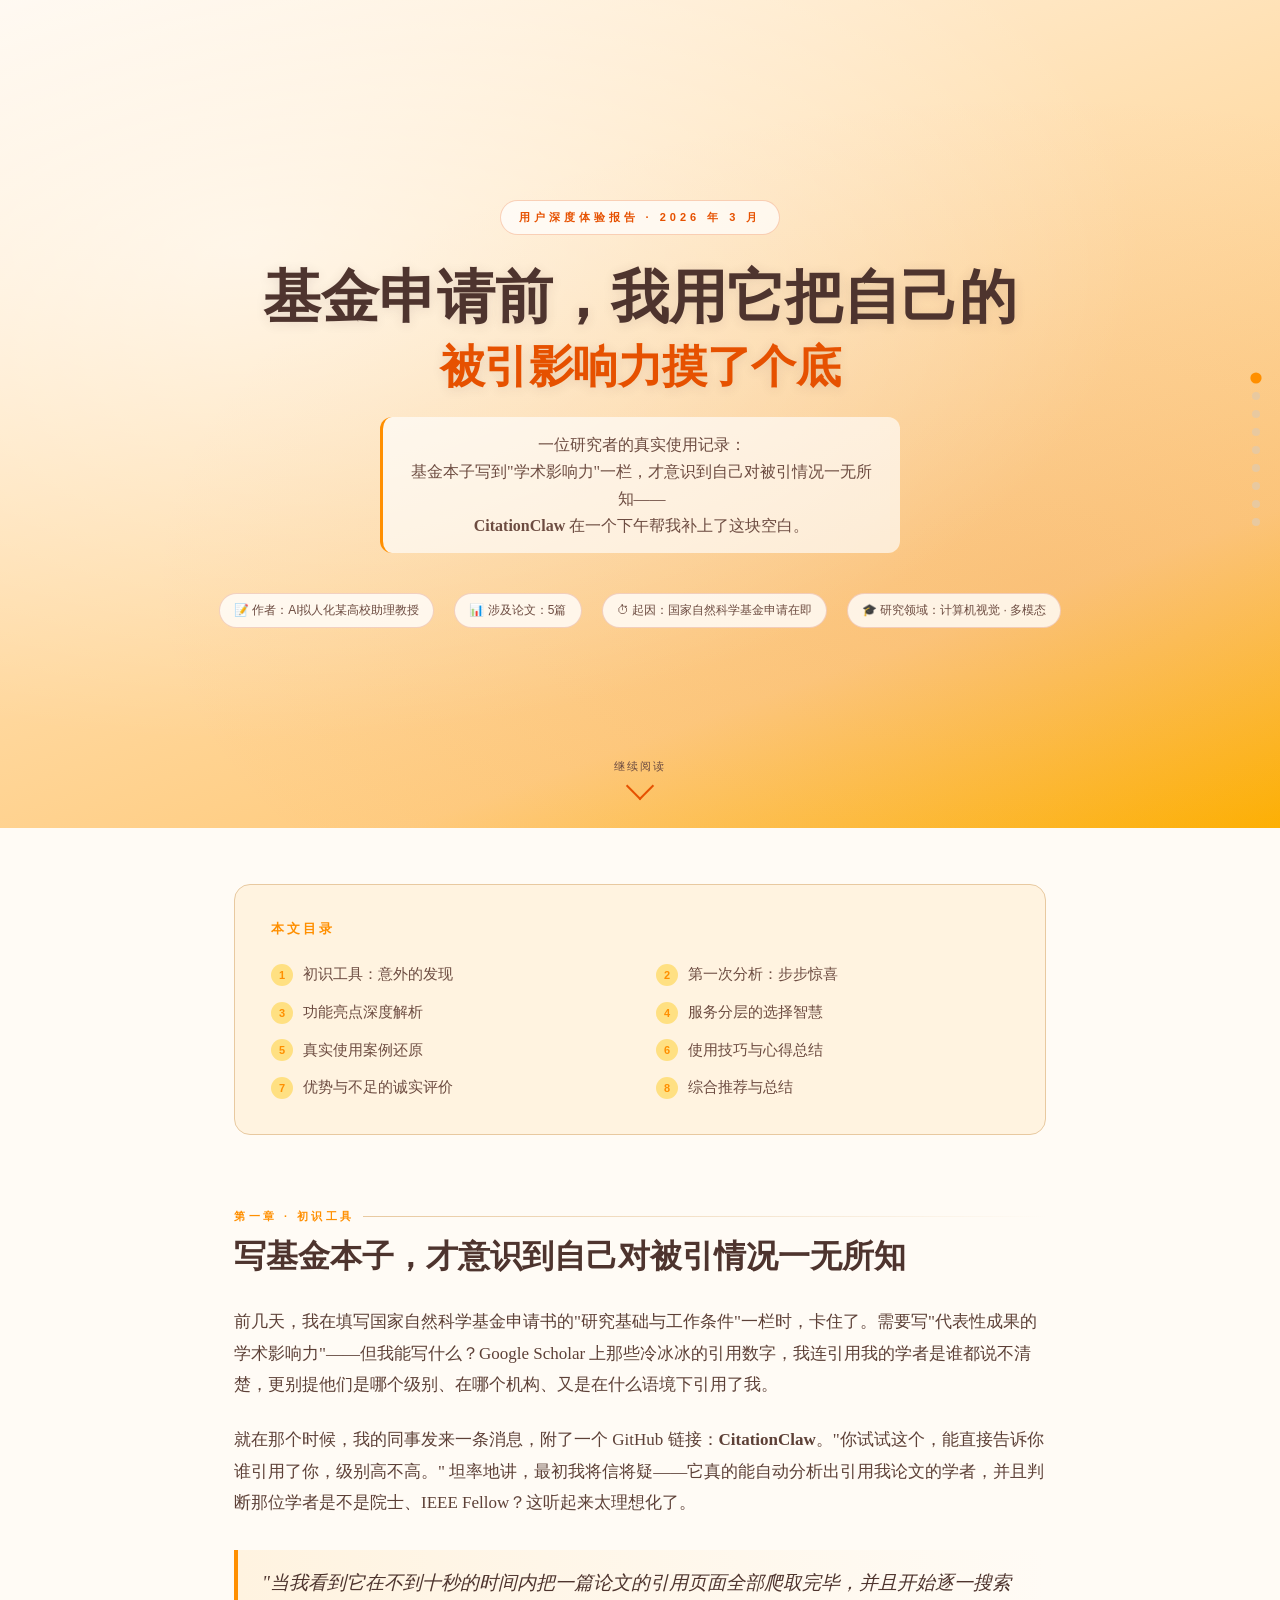
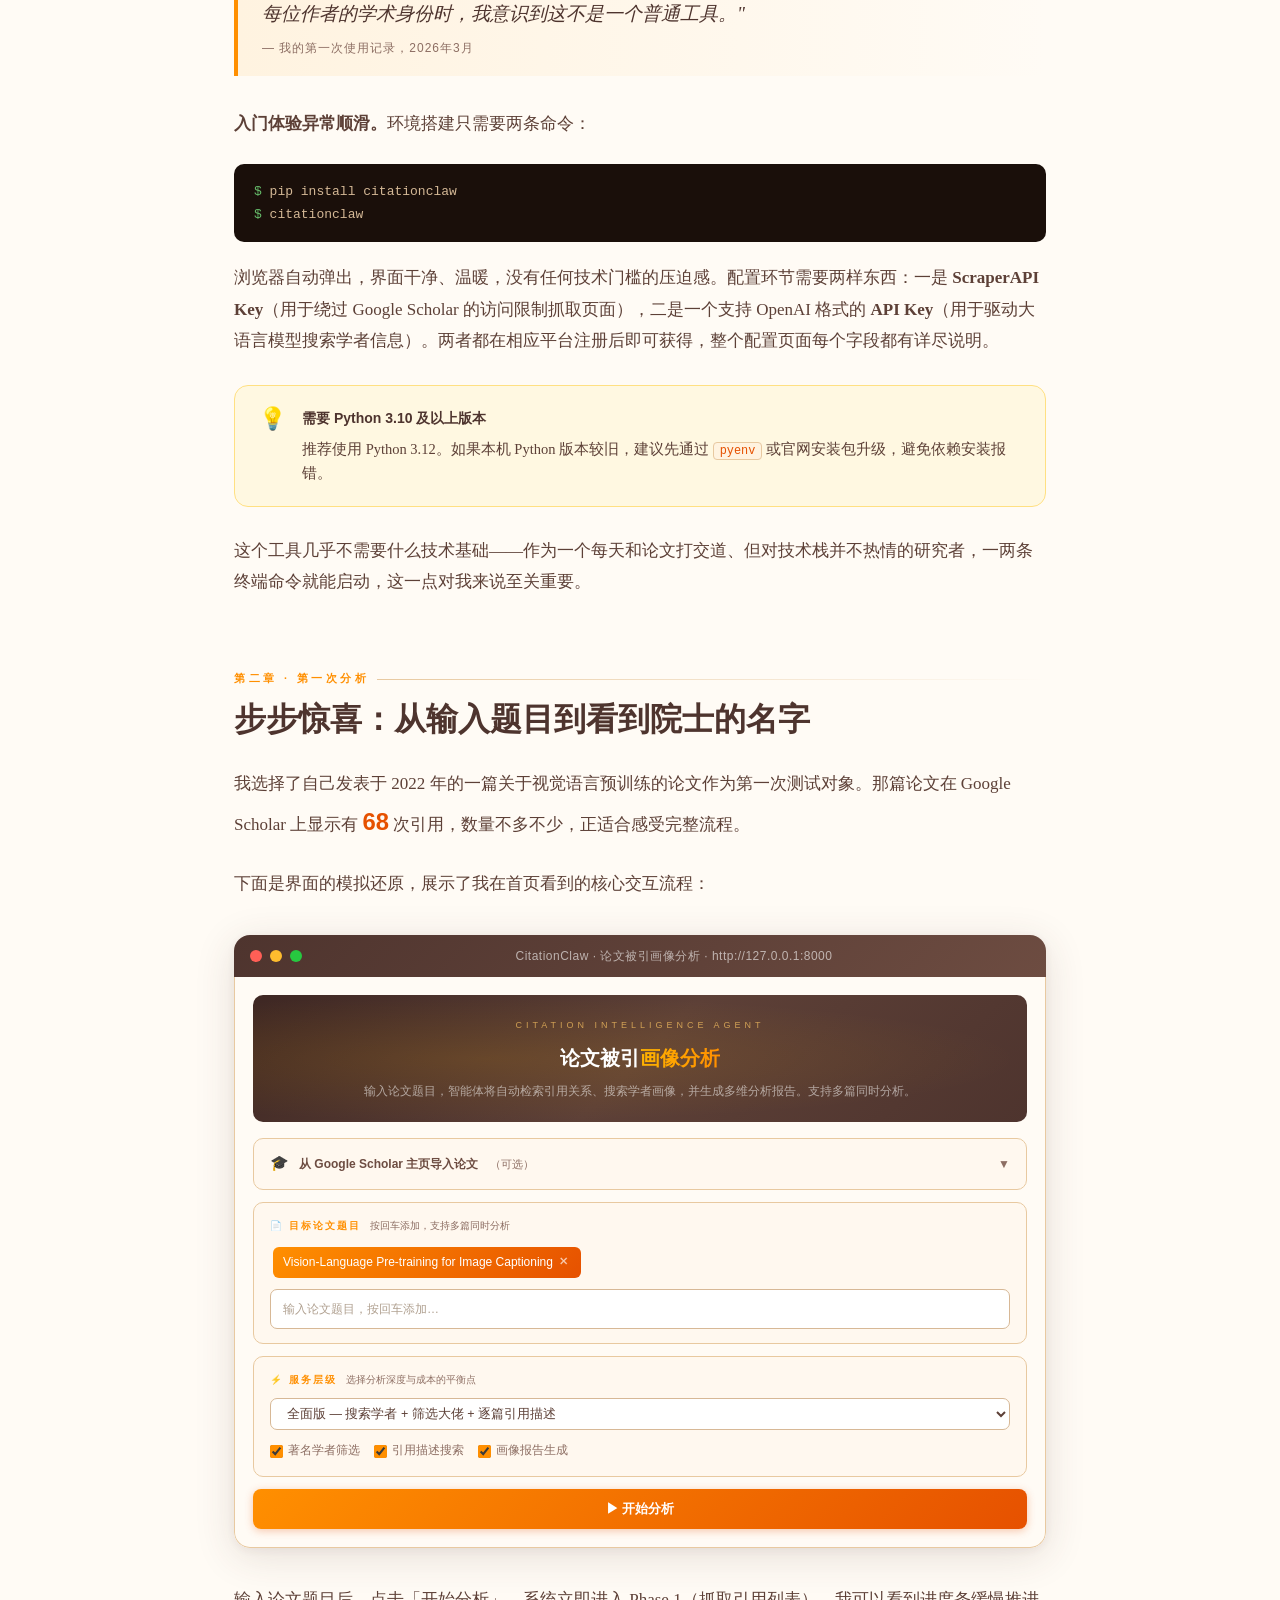
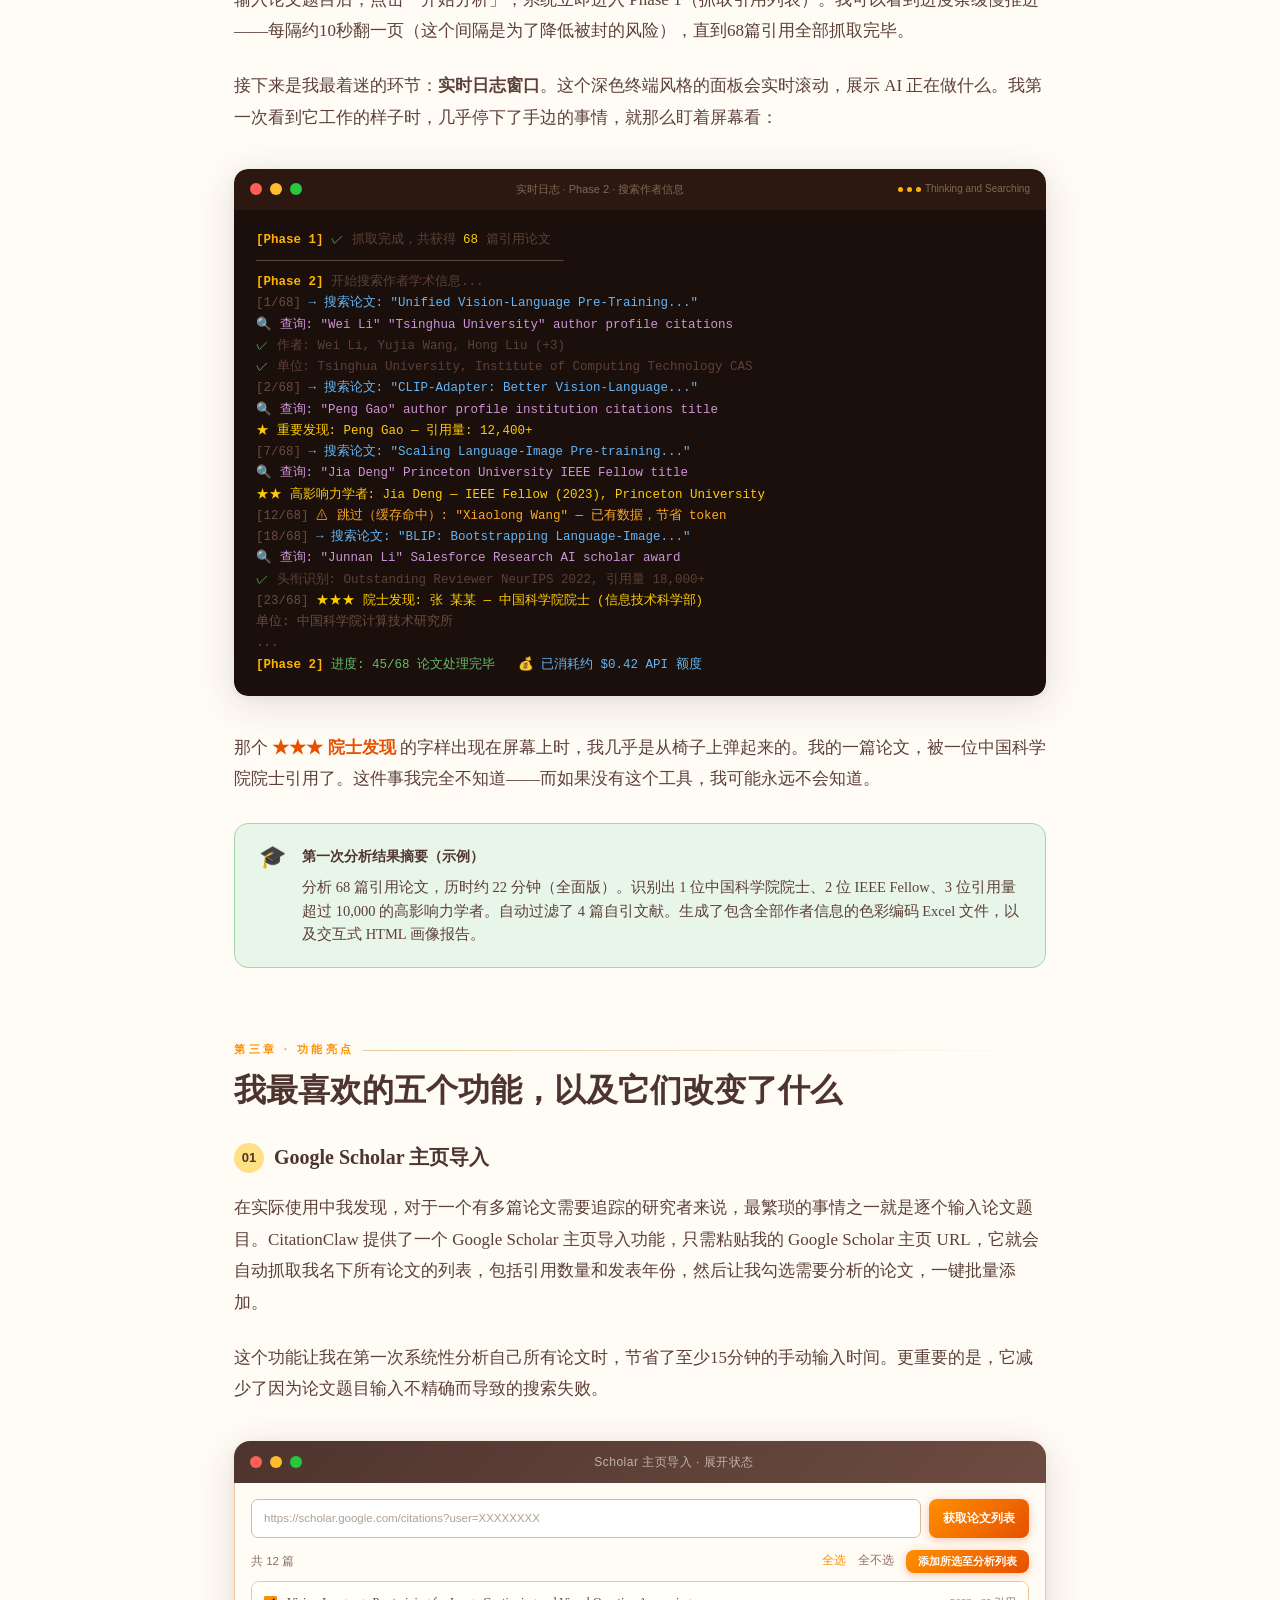
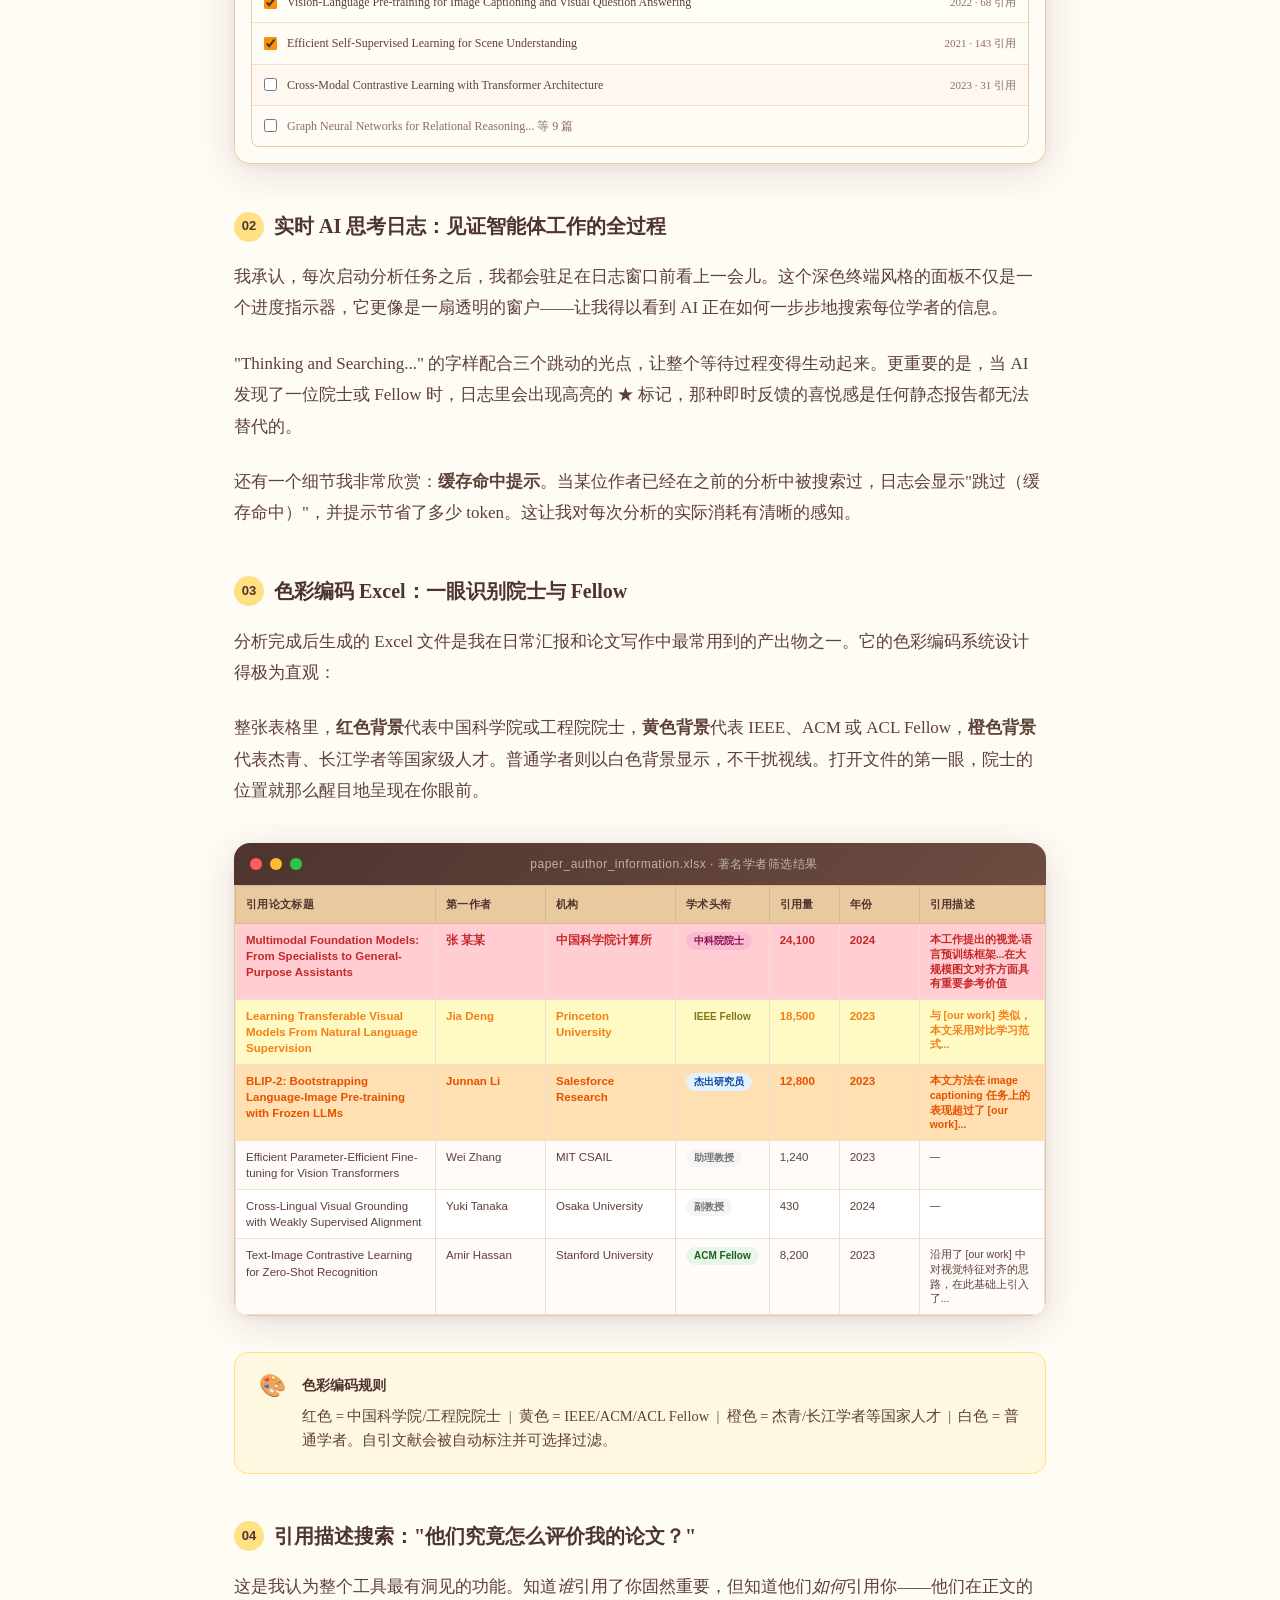
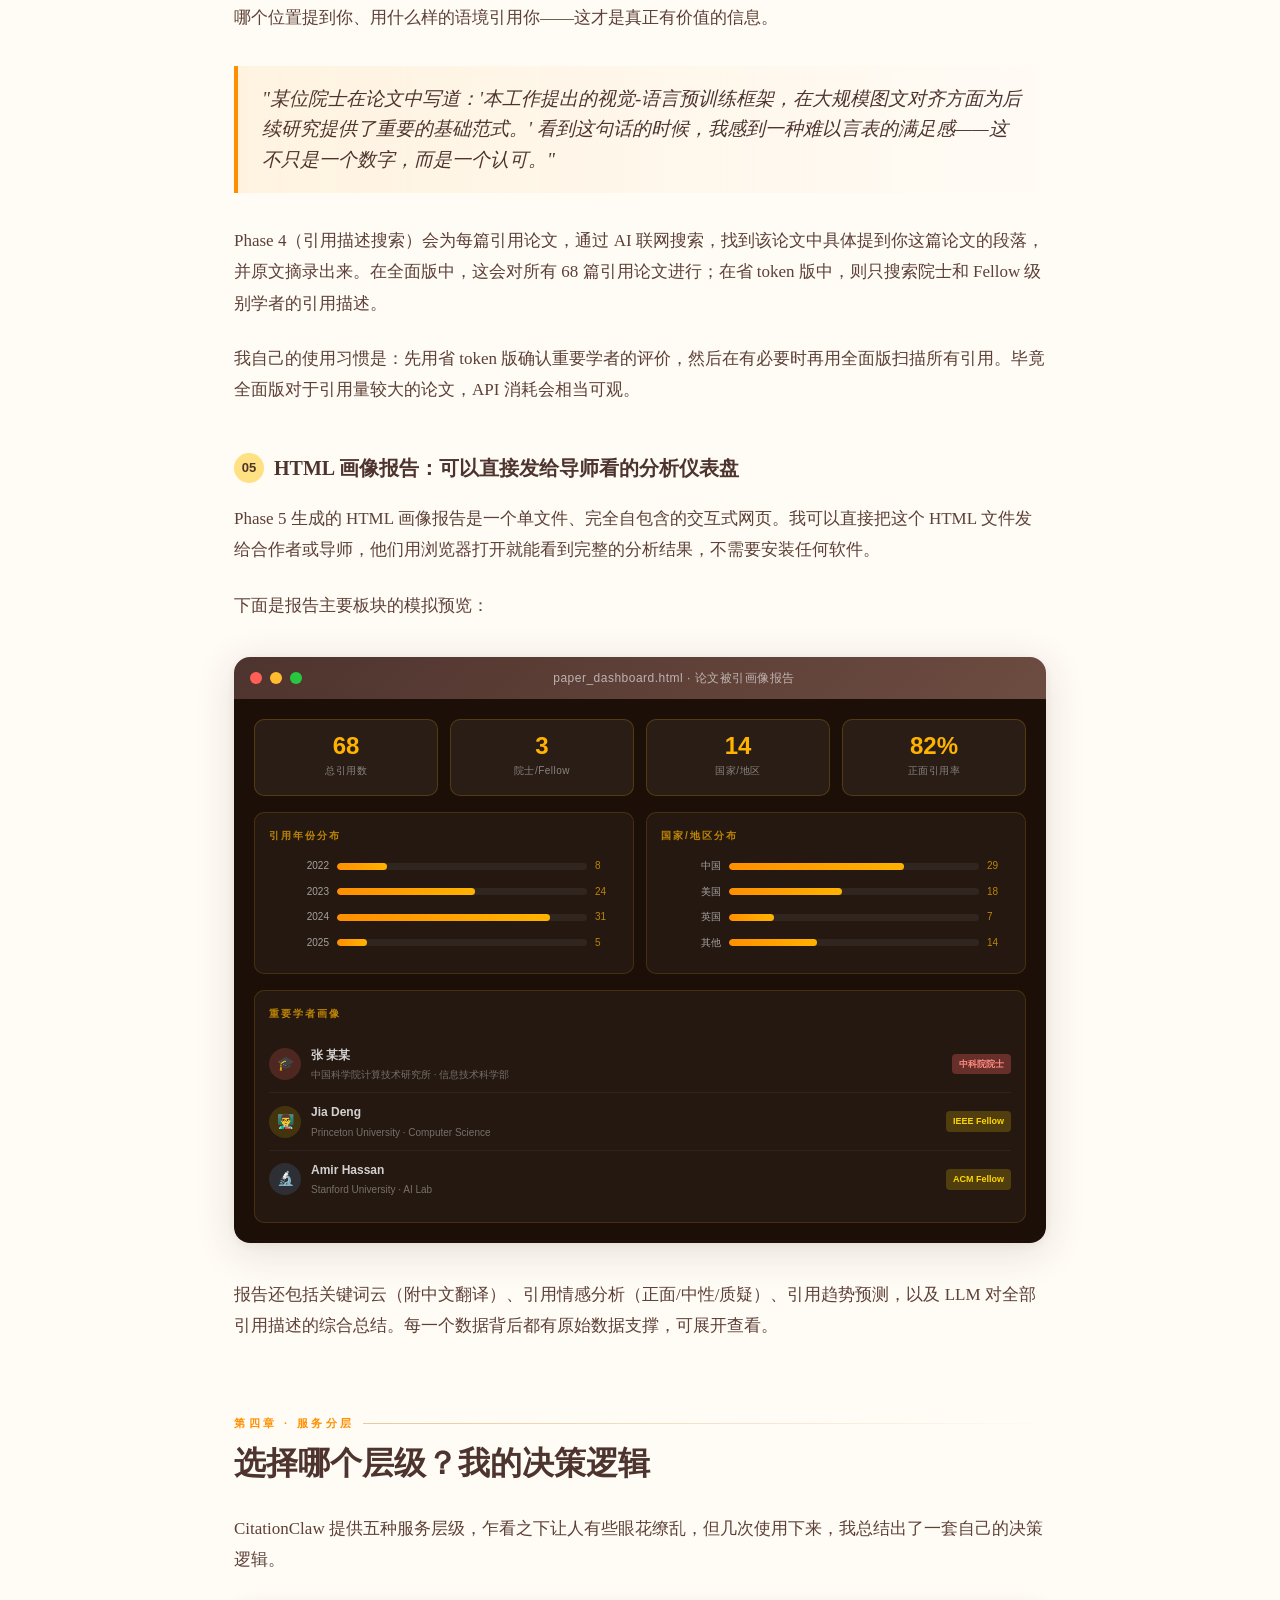
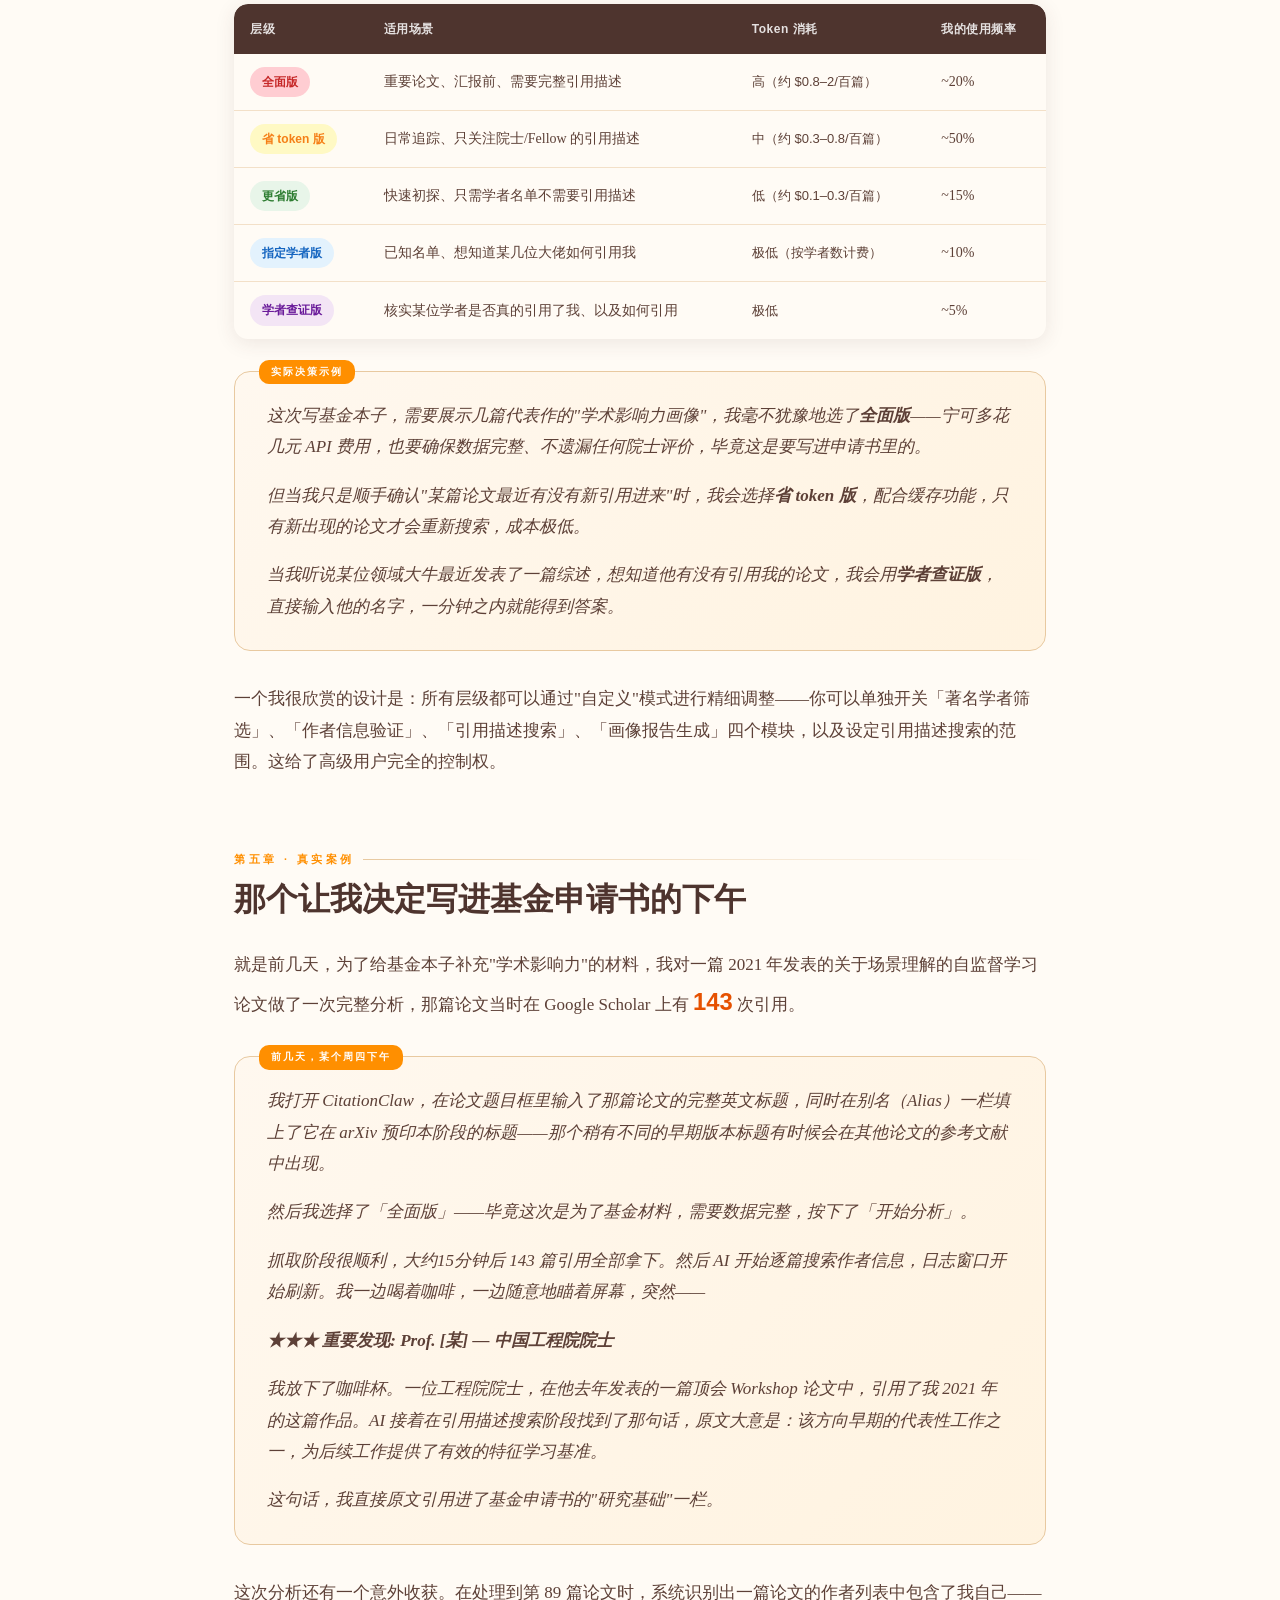
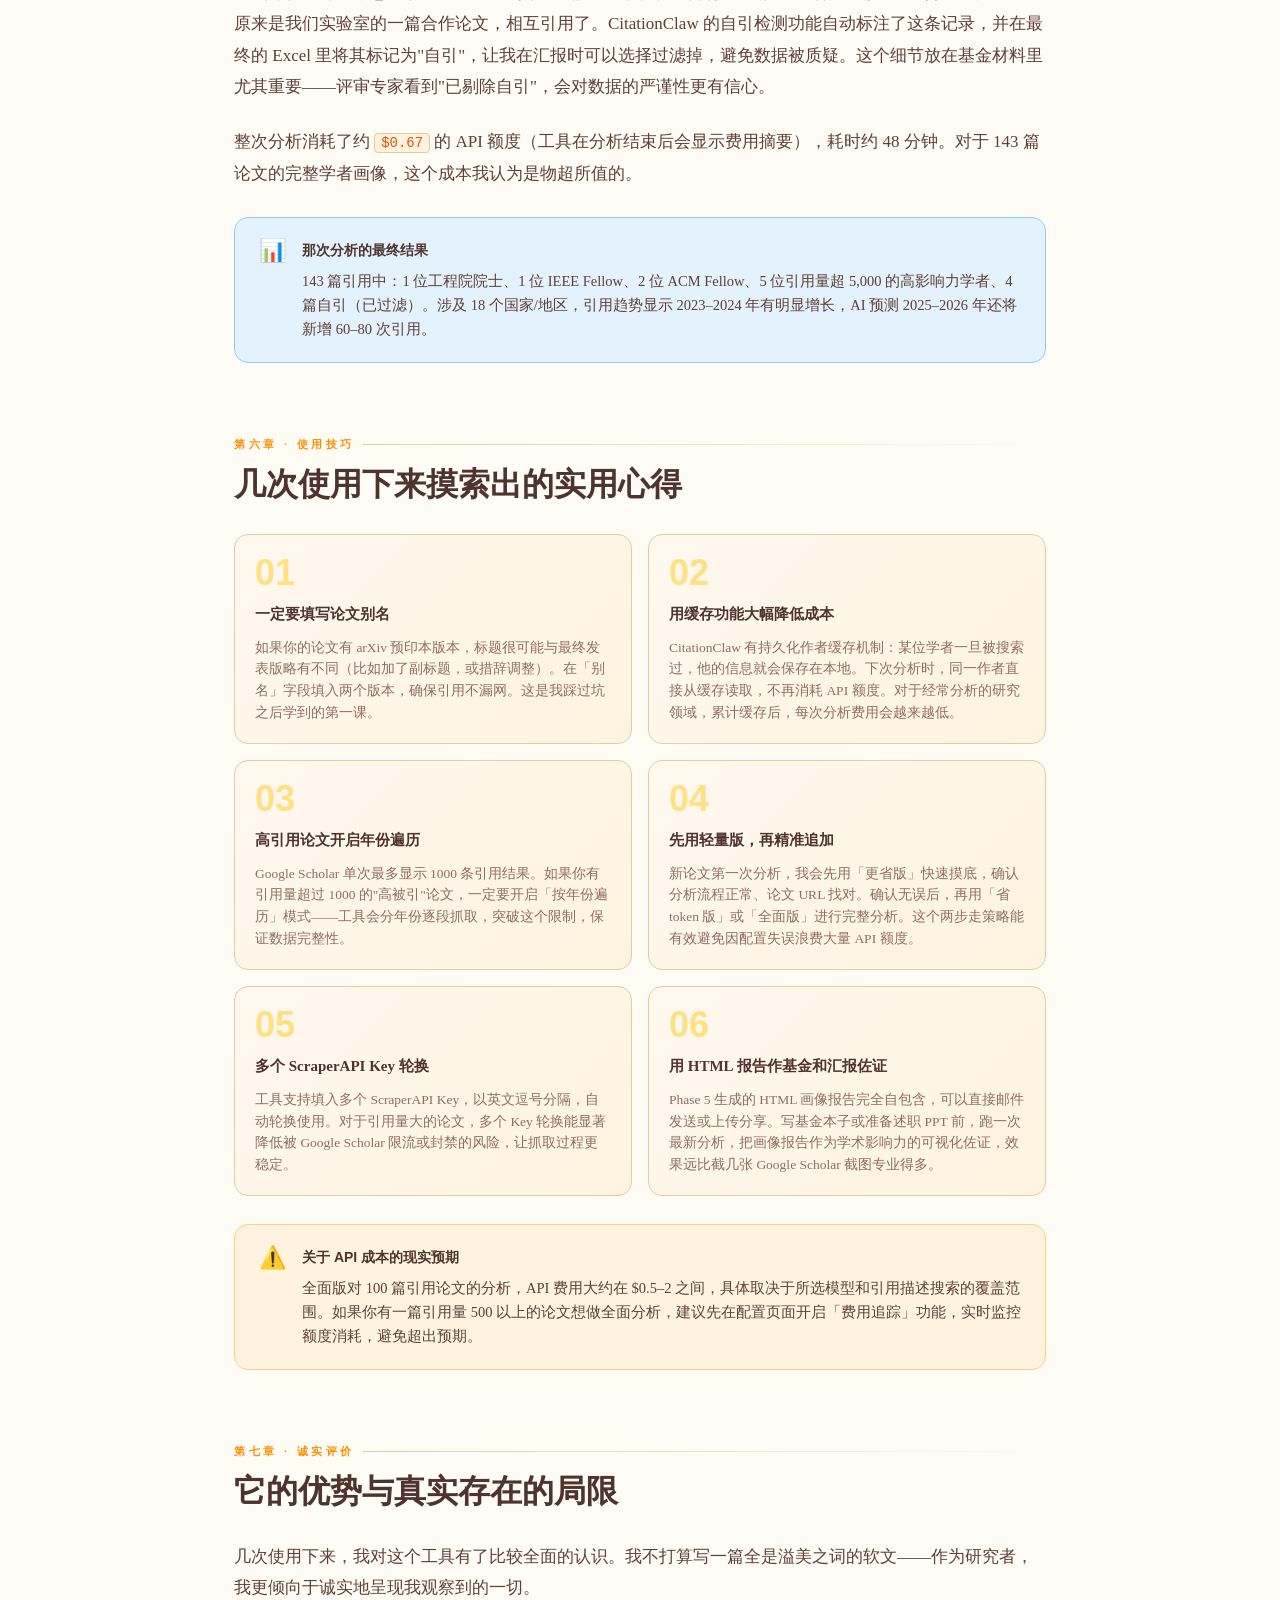
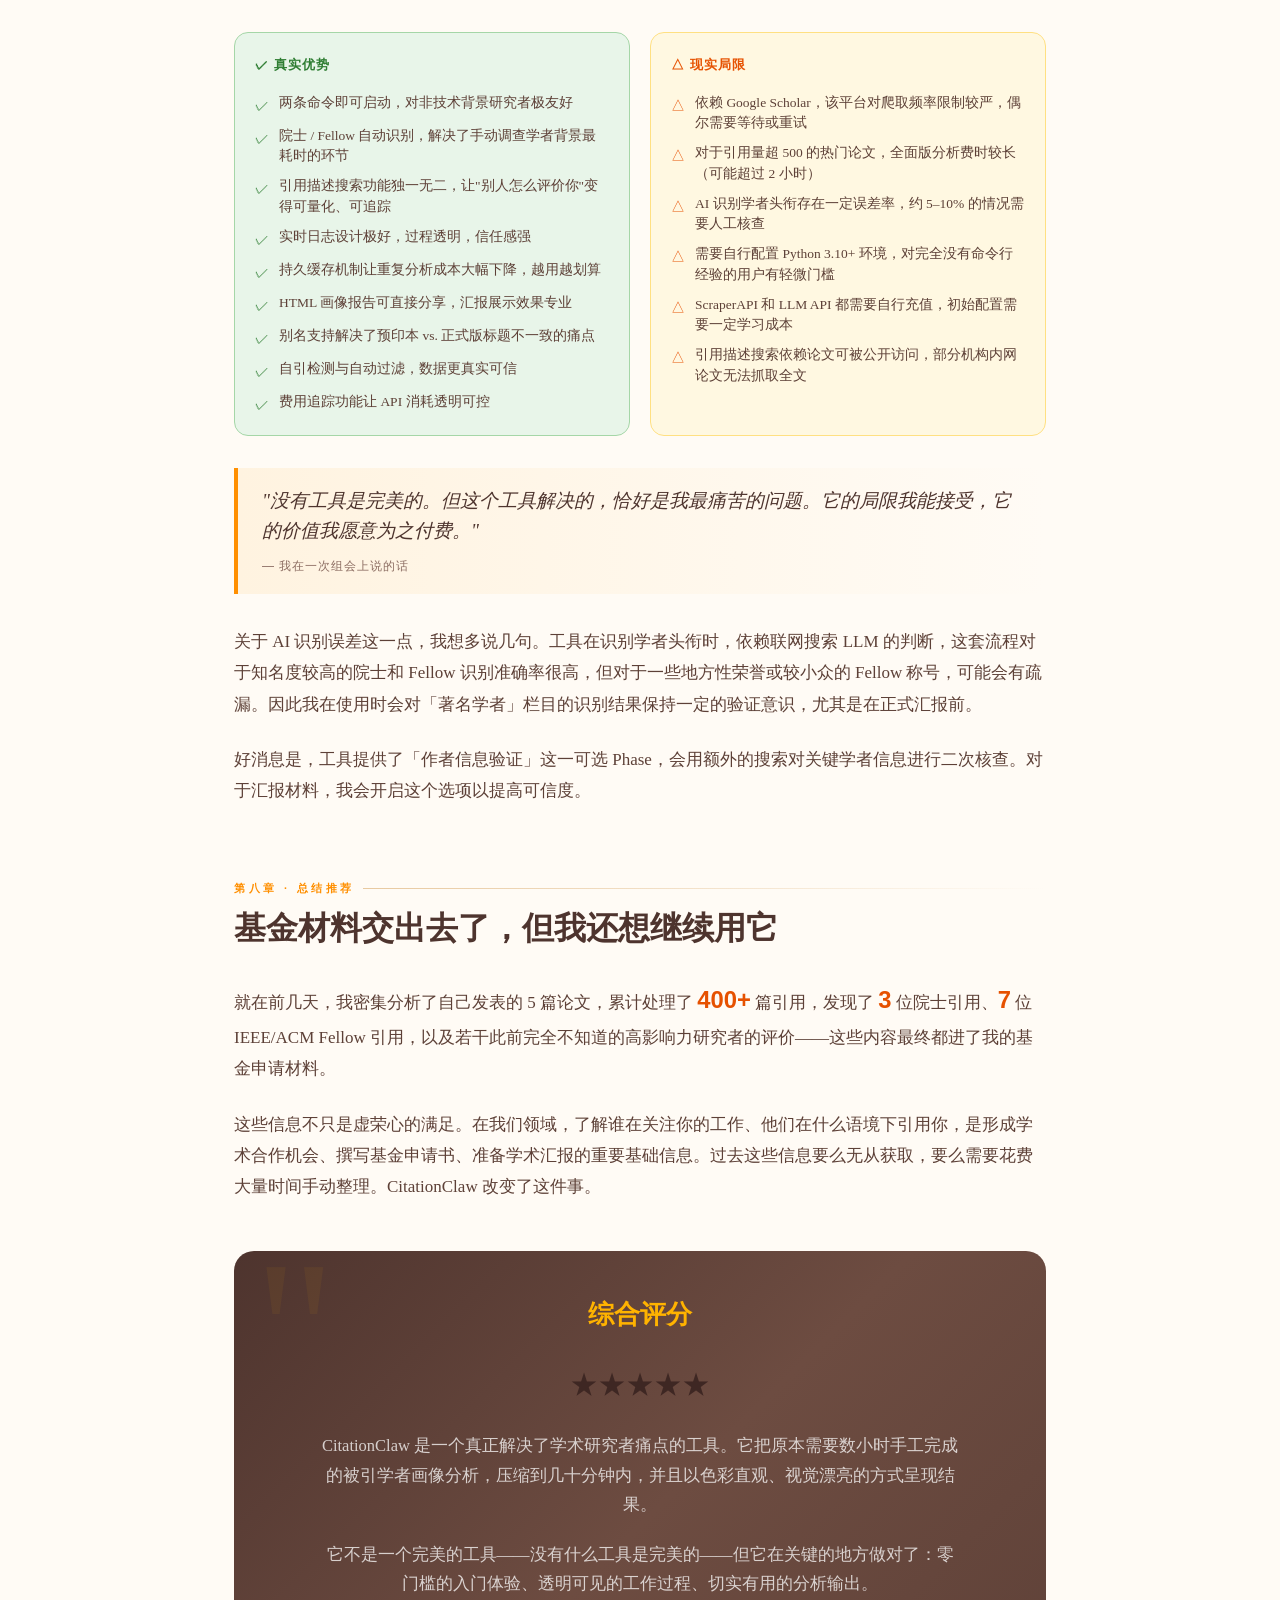
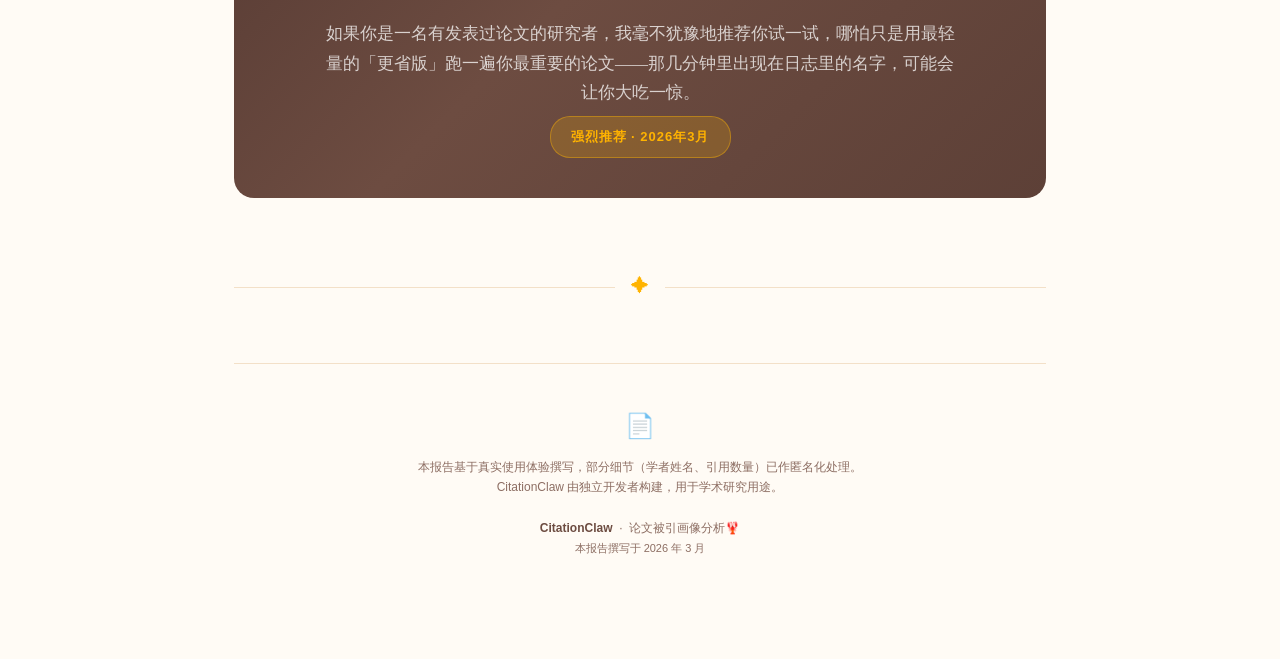
<file: docs/use-report.html>
<!DOCTYPE html>
<html lang="zh-CN">
<head>
<meta charset="UTF-8">
<meta name="viewport" content="width=device-width, initial-scale=1.0">
<title>我用它分析了我的论文被引情况 — CitationClaw 深度使用报告</title>
<style>
  /* ─── Reset & Base ─── */
  *, *::before, *::after { box-sizing: border-box; margin: 0; padding: 0; }

  :root {
    --bg:         #FFFBF5;
    --bg2:        #FFF8EF;
    --bg3:        #FFF3E0;
    --warm-100:   #FFE0B2;
    --warm-200:   #FFCC80;
    --amber:      #FFB300;
    --amber-light: #FFE082;
    --orange:     #FF8F00;
    --deep-orange: #E65100;
    --burnt:      #BF360C;
    --brown:      #4E342E;
    --brown-light: #6D4C41;
    --muted:      #8D6E63;
    --border:     #F3E0C8;
    --border2:    #E8C9A0;
    --text:       #3E2723;
    --text-light: #5D4037;
    --white:      #FFFFFF;
    --green:      #2E7D32;
    --red:        #C62828;
    --blue:       #1565C0;
  }

  html { scroll-behavior: smooth; }

  body {
    font-family: 'Georgia', 'Noto Serif SC', 'STSong', serif;
    background: var(--bg);
    color: var(--text);
    line-height: 1.85;
    font-size: 17px;
  }

  /* ─── Layout ─── */
  .page-wrapper {
    max-width: 860px;
    margin: 0 auto;
    padding: 0 24px 80px;
  }

  /* ─── Cover ─── */
  .cover {
    min-height: 92vh;
    display: flex;
    flex-direction: column;
    justify-content: center;
    align-items: center;
    text-align: center;
    padding: 60px 20px;
    background: linear-gradient(160deg, #FFF8EF 0%, #FFE0B2 40%, #FFCC80 75%, #FFB300 100%);
    position: relative;
    overflow: hidden;
    margin: 0 -24px;
  }

  .cover::before {
    content: '';
    position: absolute;
    inset: 0;
    background:
      radial-gradient(ellipse at 20% 30%, rgba(255,255,255,0.6) 0%, transparent 60%),
      radial-gradient(ellipse at 80% 70%, rgba(191,54,12,0.08) 0%, transparent 60%);
  }

  .cover-eyebrow {
    font-family: 'Arial', sans-serif;
    font-size: 11px;
    letter-spacing: 4px;
    text-transform: uppercase;
    color: var(--deep-orange);
    font-weight: 700;
    margin-bottom: 28px;
    position: relative;
    background: rgba(255,255,255,0.7);
    padding: 6px 18px;
    border-radius: 20px;
    border: 1px solid rgba(230,81,0,0.25);
  }

  .cover-title {
    font-size: clamp(32px, 6vw, 58px);
    font-weight: 900;
    line-height: 1.2;
    color: var(--brown);
    position: relative;
    margin-bottom: 22px;
    text-shadow: 0 2px 12px rgba(78,52,46,0.12);
  }

  .cover-title em {
    font-style: normal;
    color: var(--deep-orange);
    display: block;
    font-size: 0.78em;
    font-weight: 700;
    margin-top: 8px;
    letter-spacing: -0.5px;
  }

  .cover-subtitle {
    font-size: 16px;
    color: var(--brown-light);
    max-width: 520px;
    line-height: 1.7;
    position: relative;
    background: rgba(255,255,255,0.65);
    padding: 14px 24px;
    border-radius: 12px;
    border-left: 3px solid var(--orange);
    margin-bottom: 40px;
  }

  .cover-meta {
    display: flex;
    gap: 20px;
    flex-wrap: wrap;
    justify-content: center;
    position: relative;
    font-family: 'Arial', sans-serif;
    font-size: 12px;
    color: var(--brown-light);
  }

  .cover-meta span {
    background: rgba(255,255,255,0.8);
    padding: 5px 14px;
    border-radius: 20px;
    border: 1px solid rgba(191,54,12,0.2);
  }

  .cover-scroll-hint {
    position: absolute;
    bottom: 32px;
    left: 50%;
    transform: translateX(-50%);
    font-family: 'Arial', sans-serif;
    font-size: 11px;
    color: var(--brown-light);
    letter-spacing: 2px;
    text-transform: uppercase;
    display: flex;
    flex-direction: column;
    align-items: center;
    gap: 8px;
    animation: bounce 2s infinite;
  }

  @keyframes bounce {
    0%, 100% { transform: translateX(-50%) translateY(0); }
    50% { transform: translateX(-50%) translateY(8px); }
  }

  .arrow-down {
    width: 20px;
    height: 20px;
    border-right: 2px solid var(--deep-orange);
    border-bottom: 2px solid var(--deep-orange);
    transform: rotate(45deg);
    margin-top: -8px;
  }

  /* ─── TOC ─── */
  .toc-section {
    background: var(--bg3);
    border: 1px solid var(--border2);
    border-radius: 16px;
    padding: 32px 36px;
    margin: 56px 0 48px;
  }

  .toc-title {
    font-size: 13px;
    letter-spacing: 3px;
    text-transform: uppercase;
    color: var(--orange);
    font-family: 'Arial', sans-serif;
    font-weight: 700;
    margin-bottom: 20px;
  }

  .toc-list {
    list-style: none;
    display: grid;
    grid-template-columns: 1fr 1fr;
    gap: 10px 32px;
  }

  .toc-list li a {
    text-decoration: none;
    color: var(--brown-light);
    font-size: 15px;
    display: flex;
    align-items: center;
    gap: 10px;
    transition: color 0.2s;
  }

  .toc-list li a:hover { color: var(--deep-orange); }

  .toc-num {
    font-family: 'Arial', sans-serif;
    font-size: 11px;
    font-weight: 700;
    color: var(--orange);
    background: var(--amber-light);
    width: 22px;
    height: 22px;
    border-radius: 50%;
    display: inline-flex;
    align-items: center;
    justify-content: center;
    flex-shrink: 0;
  }

  /* ─── Section ─── */
  .section {
    margin: 72px 0;
    scroll-margin-top: 32px;
  }

  .section-eyebrow {
    font-family: 'Arial', sans-serif;
    font-size: 10.5px;
    letter-spacing: 3.5px;
    text-transform: uppercase;
    color: var(--orange);
    font-weight: 700;
    margin-bottom: 10px;
    display: flex;
    align-items: center;
    gap: 8px;
  }

  .section-eyebrow::after {
    content: '';
    flex: 1;
    height: 1px;
    background: linear-gradient(to right, var(--border2), transparent);
  }

  .section-title {
    font-size: clamp(22px, 4vw, 32px);
    font-weight: 800;
    color: var(--brown);
    line-height: 1.3;
    margin-bottom: 28px;
  }

  /* ─── Body Text ─── */
  p {
    margin-bottom: 1.4em;
    color: var(--text-light);
  }

  p:last-child { margin-bottom: 0; }

  /* ─── Pull Quote ─── */
  .pull-quote {
    border-left: 4px solid var(--orange);
    background: linear-gradient(to right, var(--bg3), transparent);
    padding: 18px 24px;
    margin: 32px 0;
    border-radius: 0 12px 12px 0;
    font-size: 19px;
    color: var(--brown);
    font-style: italic;
    line-height: 1.6;
  }

  .pull-quote cite {
    display: block;
    font-size: 12px;
    font-style: normal;
    color: var(--muted);
    margin-top: 10px;
    font-family: 'Arial', sans-serif;
    letter-spacing: 1px;
  }

  /* ─── Callout Box ─── */
  .callout {
    border-radius: 14px;
    padding: 20px 24px;
    margin: 28px 0;
    display: flex;
    gap: 16px;
    align-items: flex-start;
  }

  .callout-tip {
    background: #FFF8E1;
    border: 1px solid #FFE082;
  }

  .callout-info {
    background: #E3F2FD;
    border: 1px solid #90CAF9;
  }

  .callout-success {
    background: #E8F5E9;
    border: 1px solid #A5D6A7;
  }

  .callout-warn {
    background: #FFF3E0;
    border: 1px solid #FFCC80;
  }

  .callout-icon {
    font-size: 22px;
    flex-shrink: 0;
    line-height: 1;
    margin-top: 2px;
  }

  .callout-body { flex: 1; }

  .callout-title {
    font-size: 14px;
    font-weight: 700;
    font-family: 'Arial', sans-serif;
    margin-bottom: 6px;
    color: var(--brown);
  }

  .callout-text {
    font-size: 14.5px;
    color: var(--text-light);
    line-height: 1.65;
    margin: 0;
  }

  /* ─── UI Mockup Base ─── */
  .mockup-wrap {
    margin: 36px 0;
    border-radius: 16px;
    overflow: hidden;
    box-shadow: 0 8px 40px rgba(78,52,46,0.14), 0 2px 8px rgba(78,52,46,0.06);
  }

  .mockup-titlebar {
    background: linear-gradient(135deg, #4E342E 0%, #6D4C41 100%);
    padding: 10px 16px;
    display: flex;
    align-items: center;
    gap: 8px;
  }

  .mockup-dot {
    width: 12px;
    height: 12px;
    border-radius: 50%;
    flex-shrink: 0;
  }

  .mockup-dot.r { background: #FF5F56; }
  .mockup-dot.y { background: #FEBC2E; }
  .mockup-dot.g { background: #27C840; }

  .mockup-titlebar-label {
    font-family: 'Arial', sans-serif;
    font-size: 12px;
    color: rgba(255,255,255,0.6);
    margin-left: 8px;
    flex: 1;
    text-align: center;
    letter-spacing: 0.5px;
  }

  .mockup-body {
    background: #FFFBF5;
    padding: 24px;
    border: 1px solid var(--border2);
    border-top: none;
    border-radius: 0 0 16px 16px;
  }

  /* ─── App UI Mockup ─── */
  .ui-hero-bar {
    background: linear-gradient(135deg, #3E2723 0%, #5D4037 50%, #4E342E 100%);
    border-radius: 10px;
    padding: 22px 24px;
    margin-bottom: 16px;
    text-align: center;
    position: relative;
    overflow: hidden;
  }

  .ui-hero-bar::before {
    content: '';
    position: absolute;
    inset: 0;
    background: radial-gradient(ellipse at 30% 50%, rgba(255,179,0,0.12) 0%, transparent 70%);
  }

  .ui-hero-eyebrow {
    font-family: 'Arial', sans-serif;
    font-size: 9px;
    letter-spacing: 4px;
    color: rgba(255,200,100,0.7);
    text-transform: uppercase;
    margin-bottom: 6px;
    position: relative;
  }

  .ui-hero-title {
    font-size: 20px;
    font-weight: 800;
    color: #FFF;
    position: relative;
  }

  .ui-hero-title span {
    background: linear-gradient(90deg, #FFB300, #FF8F00);
    -webkit-background-clip: text;
    -webkit-text-fill-color: transparent;
    background-clip: text;
  }

  .ui-hero-desc {
    font-size: 11.5px;
    color: rgba(255,255,255,0.55);
    margin-top: 6px;
    position: relative;
    line-height: 1.5;
  }

  .ui-card {
    background: #FFF8EF;
    border: 1px solid #E8C9A0;
    border-radius: 10px;
    padding: 14px 16px;
    margin-bottom: 12px;
  }

  .ui-card-label {
    font-family: 'Arial', sans-serif;
    font-size: 9.5px;
    font-weight: 700;
    letter-spacing: 2px;
    text-transform: uppercase;
    color: var(--orange);
    margin-bottom: 10px;
  }

  .ui-input {
    width: 100%;
    background: white;
    border: 1px solid #D7B896;
    border-radius: 7px;
    padding: 8px 12px;
    font-size: 13px;
    color: var(--text-light);
    font-family: 'Arial', sans-serif;
  }

  .ui-tag {
    display: inline-flex;
    align-items: center;
    gap: 6px;
    background: linear-gradient(135deg, #FF8F00, #E65100);
    color: white;
    padding: 4px 12px 4px 10px;
    border-radius: 6px;
    font-size: 12px;
    font-family: 'Arial', sans-serif;
    margin: 3px;
  }

  .ui-tag-x {
    opacity: 0.7;
    cursor: pointer;
    font-size: 10px;
  }

  .ui-btn-primary {
    display: inline-flex;
    align-items: center;
    gap: 7px;
    background: linear-gradient(135deg, #FF8F00, #E65100);
    color: white;
    padding: 9px 20px;
    border-radius: 8px;
    font-family: 'Arial', sans-serif;
    font-size: 13px;
    font-weight: 600;
    border: none;
    cursor: pointer;
    box-shadow: 0 2px 8px rgba(230,81,0,0.3);
  }

  .ui-select {
    background: white;
    border: 1px solid #D7B896;
    border-radius: 7px;
    padding: 7px 12px;
    font-size: 12.5px;
    color: var(--text-light);
    font-family: 'Arial', sans-serif;
    width: 100%;
  }

  .ui-tier-row {
    display: flex;
    gap: 8px;
    margin-bottom: 10px;
    align-items: center;
  }

  .ui-tier-badge {
    font-family: 'Arial', sans-serif;
    font-size: 10px;
    font-weight: 700;
    padding: 3px 9px;
    border-radius: 4px;
    white-space: nowrap;
  }

  .ui-tier-full { background: #E65100; color: white; }
  .ui-tier-lite { background: #FF8F00; color: white; }
  .ui-tier-mini { background: #FFB300; color: #4E342E; }
  .ui-tier-custom { background: #8D6E63; color: white; }

  /* ─── Terminal / Log Mockup ─── */
  .terminal {
    background: #1A0F0A;
    border-radius: 0 0 14px 14px;
    padding: 20px 22px;
    font-family: 'Menlo', 'Monaco', 'Courier New', monospace;
    font-size: 12.5px;
    line-height: 1.7;
    min-height: 280px;
    color: #D4B896;
    overflow-x: auto;
  }

  .terminal-titlebar {
    background: #2C1810;
    padding: 10px 16px;
    display: flex;
    align-items: center;
    gap: 8px;
    border-radius: 14px 14px 0 0;
  }

  .t-dot { width: 12px; height: 12px; border-radius: 50%; flex-shrink: 0; }
  .t-dot.r { background: #FF5F56; }
  .t-dot.y { background: #FEBC2E; }
  .t-dot.g { background: #27C840; }

  .t-label {
    font-family: 'Arial', sans-serif;
    font-size: 11px;
    color: rgba(212, 184, 150, 0.5);
    flex: 1;
    text-align: center;
  }

  .t-thinking {
    display: inline-flex;
    align-items: center;
    gap: 4px;
    margin-left: auto;
    font-size: 10px;
    color: rgba(212, 184, 150, 0.5);
    font-family: 'Arial', sans-serif;
  }

  .t-dot-anim {
    width: 5px;
    height: 5px;
    border-radius: 50%;
    background: #FFB300;
    animation: pulse 1.2s ease-in-out infinite;
  }

  .t-dot-anim:nth-child(2) { animation-delay: 0.2s; }
  .t-dot-anim:nth-child(3) { animation-delay: 0.4s; }

  @keyframes pulse {
    0%, 100% { opacity: 0.3; transform: scale(0.8); }
    50% { opacity: 1; transform: scale(1); }
  }

  .log-line { margin: 0; }
  .log-phase { color: #FFB300; font-weight: 700; }
  .log-ok { color: #66BB6A; }
  .log-info { color: #64B5F6; }
  .log-search { color: #CE93D8; }
  .log-found { color: #FFCC02; }
  .log-warn { color: #FFA726; }
  .log-dim { color: #6D4C41; }

  /* ─── Excel Mockup ─── */
  .excel-wrap {
    overflow-x: auto;
    border-radius: 0 0 14px 14px;
    border: 1px solid var(--border2);
    border-top: none;
  }

  .excel-table {
    width: 100%;
    border-collapse: collapse;
    font-family: 'Arial', sans-serif;
    font-size: 11.5px;
    min-width: 720px;
  }

  .excel-table thead th {
    background: #E8C9A0;
    color: #4E342E;
    font-weight: 700;
    padding: 9px 10px;
    text-align: left;
    border: 1px solid #D7B896;
    letter-spacing: 0.3px;
    font-size: 10.5px;
    text-transform: uppercase;
    white-space: nowrap;
  }

  .excel-table tbody tr:nth-child(even) td { background: #FFFBF8; }
  .excel-table tbody tr:nth-child(odd) td { background: #FFFFFF; }

  .excel-table tbody td {
    padding: 8px 10px;
    border: 1px solid #EDE0CF;
    color: #5D4037;
    vertical-align: top;
    line-height: 1.4;
  }

  .excel-table tbody tr:hover td {
    background: #FFF3E0 !important;
  }

  .cell-red { background: #FFCDD2 !important; color: #C62828 !important; font-weight: 700; }
  .cell-yellow { background: #FFF9C4 !important; color: #F57F17 !important; font-weight: 700; }
  .cell-orange { background: #FFE0B2 !important; color: #E65100 !important; font-weight: 600; }
  .cell-normal { }

  .badge-pill {
    display: inline-block;
    padding: 2px 8px;
    border-radius: 10px;
    font-size: 10px;
    font-weight: 700;
    white-space: nowrap;
  }

  .badge-cae { background: #FFCDD2; color: #B71C1C; }
  .badge-cas { background: #F8BBD0; color: #880E4F; }
  .badge-ieee { background: #FFF9C4; color: #827717; }
  .badge-acm { background: #E8F5E9; color: #1B5E20; }
  .badge-cj { background: #E3F2FD; color: #0D47A1; }
  .badge-normal { background: #F5F5F5; color: #757575; }

  /* ─── Dashboard Preview ─── */
  .dash-preview {
    background: #1C0F08;
    border-radius: 0 0 14px 14px;
    padding: 20px;
    min-height: 400px;
  }

  .dash-stat-row {
    display: grid;
    grid-template-columns: repeat(4, 1fr);
    gap: 12px;
    margin-bottom: 16px;
  }

  .dash-stat {
    background: rgba(255,255,255,0.06);
    border: 1px solid rgba(255,179,0,0.2);
    border-radius: 10px;
    padding: 14px 12px;
    text-align: center;
  }

  .dash-stat-num {
    font-size: 24px;
    font-weight: 800;
    color: #FFB300;
    font-family: 'Arial', sans-serif;
    line-height: 1;
    margin-bottom: 4px;
  }

  .dash-stat-label {
    font-size: 10px;
    color: rgba(255,255,255,0.45);
    font-family: 'Arial', sans-serif;
    letter-spacing: 0.5px;
  }

  .dash-chart-row {
    display: grid;
    grid-template-columns: 1fr 1fr;
    gap: 12px;
    margin-bottom: 16px;
  }

  .dash-chart-box {
    background: rgba(255,255,255,0.04);
    border: 1px solid rgba(255,179,0,0.15);
    border-radius: 10px;
    padding: 14px;
  }

  .dash-chart-title {
    font-family: 'Arial', sans-serif;
    font-size: 10px;
    letter-spacing: 2px;
    text-transform: uppercase;
    color: rgba(255,179,0,0.7);
    margin-bottom: 12px;
    font-weight: 700;
  }

  .bar-chart-row {
    display: flex;
    align-items: center;
    gap: 8px;
    margin-bottom: 7px;
  }

  .bar-label {
    font-family: 'Arial', sans-serif;
    font-size: 10px;
    color: rgba(255,255,255,0.6);
    width: 60px;
    text-align: right;
    flex-shrink: 0;
    white-space: nowrap;
  }

  .bar-track {
    flex: 1;
    height: 7px;
    background: rgba(255,255,255,0.06);
    border-radius: 4px;
    overflow: hidden;
  }

  .bar-fill {
    height: 100%;
    border-radius: 4px;
    background: linear-gradient(to right, #FF8F00, #FFB300);
  }

  .bar-val {
    font-family: 'Arial', sans-serif;
    font-size: 10px;
    color: rgba(255,179,0,0.7);
    width: 24px;
    flex-shrink: 0;
  }

  /* scholar cards in dash */
  .dash-scholar-list {
    background: rgba(255,255,255,0.04);
    border: 1px solid rgba(255,179,0,0.15);
    border-radius: 10px;
    padding: 14px;
  }

  .dash-scholar-item {
    display: flex;
    align-items: center;
    gap: 10px;
    padding: 8px 0;
    border-bottom: 1px solid rgba(255,255,255,0.05);
  }

  .dash-scholar-item:last-child { border-bottom: none; }

  .dash-scholar-avatar {
    width: 32px;
    height: 32px;
    border-radius: 50%;
    display: flex;
    align-items: center;
    justify-content: center;
    font-size: 14px;
    flex-shrink: 0;
  }

  .dash-scholar-name {
    font-size: 12px;
    color: rgba(255,255,255,0.8);
    font-family: 'Arial', sans-serif;
    font-weight: 600;
  }

  .dash-scholar-aff {
    font-size: 10px;
    color: rgba(255,255,255,0.38);
    font-family: 'Arial', sans-serif;
  }

  .dash-scholar-badge {
    margin-left: auto;
    font-size: 9px;
    font-weight: 700;
    padding: 2px 7px;
    border-radius: 4px;
    white-space: nowrap;
    font-family: 'Arial', sans-serif;
  }

  .dsb-cas { background: rgba(255,100,100,0.3); color: #FF8A80; }
  .dsb-ieee { background: rgba(255,214,0,0.2); color: #FFD600; }
  .dsb-cj { background: rgba(100,180,255,0.2); color: #82B1FF; }

  /* ─── Service Tier Table ─── */
  .tier-table {
    width: 100%;
    border-collapse: separate;
    border-spacing: 0;
    border-radius: 14px;
    overflow: hidden;
    box-shadow: 0 4px 20px rgba(78,52,46,0.1);
    margin: 28px 0;
  }

  .tier-table thead th {
    background: #4E342E;
    color: rgba(255,255,255,0.85);
    padding: 14px 16px;
    font-family: 'Arial', sans-serif;
    font-size: 12px;
    font-weight: 600;
    text-align: left;
    letter-spacing: 0.5px;
  }

  .tier-table thead th:first-child { border-radius: 14px 0 0 0; }
  .tier-table thead th:last-child { border-radius: 0 14px 0 0; }

  .tier-table tbody tr { transition: background 0.15s; }
  .tier-table tbody tr:hover td { background: #FFF3E0; }

  .tier-table tbody td {
    padding: 13px 16px;
    border-bottom: 1px solid var(--border);
    font-size: 14px;
    color: var(--text-light);
    vertical-align: middle;
  }

  .tier-table tbody tr:last-child td { border-bottom: none; }
  .tier-table tbody tr:last-child td:first-child { border-radius: 0 0 0 14px; }
  .tier-table tbody tr:last-child td:last-child { border-radius: 0 0 14px 0; }

  .tier-chip {
    display: inline-block;
    padding: 4px 12px;
    border-radius: 20px;
    font-family: 'Arial', sans-serif;
    font-size: 12px;
    font-weight: 700;
    white-space: nowrap;
  }

  /* ─── Tips Grid ─── */
  .tips-grid {
    display: grid;
    grid-template-columns: 1fr 1fr;
    gap: 16px;
    margin: 28px 0;
  }

  .tip-card {
    background: linear-gradient(135deg, #FFF8EF, #FFF3E0);
    border: 1px solid var(--border2);
    border-radius: 14px;
    padding: 20px;
    position: relative;
  }

  .tip-num {
    font-family: 'Arial', sans-serif;
    font-size: 36px;
    font-weight: 900;
    color: var(--amber-light);
    line-height: 1;
    margin-bottom: 10px;
  }

  .tip-title {
    font-size: 15px;
    font-weight: 700;
    color: var(--brown);
    margin-bottom: 8px;
  }

  .tip-text {
    font-size: 13.5px;
    color: var(--muted);
    line-height: 1.6;
    margin: 0;
  }

  /* ─── Pros/Cons ─── */
  .pros-cons-grid {
    display: grid;
    grid-template-columns: 1fr 1fr;
    gap: 20px;
    margin: 28px 0;
  }

  .pros-card {
    background: #E8F5E9;
    border: 1px solid #A5D6A7;
    border-radius: 14px;
    padding: 20px;
  }

  .cons-card {
    background: #FFF8E1;
    border: 1px solid #FFE082;
    border-radius: 14px;
    padding: 20px;
  }

  .pc-title {
    font-family: 'Arial', sans-serif;
    font-size: 13px;
    font-weight: 700;
    letter-spacing: 1px;
    text-transform: uppercase;
    margin-bottom: 16px;
    display: flex;
    align-items: center;
    gap: 8px;
  }

  .pros-card .pc-title { color: #2E7D32; }
  .cons-card .pc-title { color: #E65100; }

  .pc-list {
    list-style: none;
    display: flex;
    flex-direction: column;
    gap: 10px;
  }

  .pc-list li {
    display: flex;
    gap: 10px;
    font-size: 13.5px;
    color: var(--text-light);
    line-height: 1.5;
  }

  .pc-list li::before {
    flex-shrink: 0;
    margin-top: 2px;
    font-size: 14px;
  }

  .pros-card .pc-list li::before { content: '✓'; color: #2E7D32; }
  .cons-card .pc-list li::before { content: '△'; color: #E65100; }

  /* ─── Conclusion Box ─── */
  .conclusion-box {
    background: linear-gradient(135deg, #4E342E 0%, #6D4C41 50%, #5D4037 100%);
    border-radius: 20px;
    padding: 40px 44px;
    margin: 48px 0;
    position: relative;
    overflow: hidden;
    text-align: center;
  }

  .conclusion-box::before {
    content: '"';
    position: absolute;
    top: -20px;
    left: 20px;
    font-size: 200px;
    color: rgba(255,179,0,0.06);
    font-family: Georgia, serif;
    line-height: 1;
  }

  .conclusion-box h3 {
    font-size: 26px;
    color: #FFB300;
    margin-bottom: 18px;
    position: relative;
  }

  .conclusion-box p {
    color: rgba(255,255,255,0.75);
    font-size: 16.5px;
    max-width: 640px;
    margin: 0 auto 1.2em;
    line-height: 1.8;
    position: relative;
  }

  .conclusion-rating {
    display: flex;
    justify-content: center;
    gap: 4px;
    margin: 20px 0;
    font-size: 28px;
    position: relative;
  }

  .conclusion-tag {
    display: inline-block;
    background: rgba(255,179,0,0.2);
    border: 1px solid rgba(255,179,0,0.4);
    color: #FFB300;
    padding: 8px 20px;
    border-radius: 20px;
    font-family: 'Arial', sans-serif;
    font-size: 13px;
    font-weight: 700;
    letter-spacing: 1px;
    margin-top: 8px;
    position: relative;
  }

  /* ─── Footer ─── */
  .footer {
    text-align: center;
    padding: 40px 0 20px;
    border-top: 1px solid var(--border);
    margin-top: 60px;
  }

  .footer-logo {
    font-size: 24px;
    margin-bottom: 8px;
  }

  .footer-text {
    font-family: 'Arial', sans-serif;
    font-size: 12px;
    color: var(--muted);
    line-height: 1.7;
  }

  /* ─── Divider ─── */
  .divider {
    border: none;
    border-top: 1px solid var(--border);
    margin: 48px 0;
  }

  .divider-ornament {
    text-align: center;
    position: relative;
    margin: 40px 0;
  }

  .divider-ornament::before {
    content: '';
    position: absolute;
    top: 50%;
    left: 0;
    right: 0;
    height: 1px;
    background: var(--border);
  }

  .divider-ornament span {
    background: var(--bg);
    padding: 0 16px;
    position: relative;
    color: var(--amber);
    font-size: 18px;
  }

  /* ─── Responsive ─── */
  @media (max-width: 640px) {
    .toc-list { grid-template-columns: 1fr; }
    .tips-grid { grid-template-columns: 1fr; }
    .pros-cons-grid { grid-template-columns: 1fr; }
    .dash-stat-row { grid-template-columns: repeat(2, 1fr); }
    .dash-chart-row { grid-template-columns: 1fr; }
    body { font-size: 15px; }
    .conclusion-box { padding: 28px 24px; }
  }

  /* ─── Inline code ─── */
  code {
    font-family: 'Menlo', 'Monaco', monospace;
    font-size: 0.82em;
    background: var(--bg3);
    border: 1px solid var(--border2);
    border-radius: 4px;
    padding: 1px 6px;
    color: var(--deep-orange);
  }

  /* ─── Narrative scene ─── */
  .narrative-scene {
    background: linear-gradient(135deg, #FFF8EF 0%, #FFF3E0 100%);
    border: 1px solid var(--border2);
    border-radius: 16px;
    padding: 28px 32px;
    margin: 32px 0;
    position: relative;
  }

  .narrative-scene::before {
    content: attr(data-chapter);
    position: absolute;
    top: -12px;
    left: 24px;
    background: var(--orange);
    color: white;
    font-family: 'Arial', sans-serif;
    font-size: 10px;
    font-weight: 700;
    letter-spacing: 2px;
    text-transform: uppercase;
    padding: 3px 12px;
    border-radius: 10px;
  }

  .scene-p {
    color: var(--text-light);
    line-height: 1.85;
    font-style: italic;
    margin-bottom: 1em;
  }

  .scene-p:last-child { margin-bottom: 0; }

  /* ─── Highlight number ─── */
  .hl-num {
    font-size: 1.4em;
    font-weight: 900;
    color: var(--deep-orange);
    font-family: 'Arial', sans-serif;
  }

  /* Sticky progress dots */
  .reading-dots {
    position: fixed;
    right: 20px;
    top: 50%;
    transform: translateY(-50%);
    display: flex;
    flex-direction: column;
    gap: 10px;
    z-index: 100;
  }

  .reading-dot {
    width: 8px;
    height: 8px;
    border-radius: 50%;
    background: var(--border2);
    transition: all 0.3s;
    cursor: pointer;
  }

  .reading-dot.active {
    background: var(--orange);
    transform: scale(1.4);
  }

  @media (max-width: 768px) {
    .reading-dots { display: none; }
  }
</style>
</head>
<body>

<!-- Reading Progress Dots -->
<nav class="reading-dots" aria-label="章节导航">
  <div class="reading-dot active" onclick="document.getElementById('cover').scrollIntoView({behavior:'smooth'})" title="封面"></div>
  <div class="reading-dot" onclick="document.getElementById('s1').scrollIntoView({behavior:'smooth'})" title="初识工具"></div>
  <div class="reading-dot" onclick="document.getElementById('s2').scrollIntoView({behavior:'smooth'})" title="第一次分析"></div>
  <div class="reading-dot" onclick="document.getElementById('s3').scrollIntoView({behavior:'smooth'})" title="功能亮点"></div>
  <div class="reading-dot" onclick="document.getElementById('s4').scrollIntoView({behavior:'smooth'})" title="服务分层"></div>
  <div class="reading-dot" onclick="document.getElementById('s5').scrollIntoView({behavior:'smooth'})" title="真实案例"></div>
  <div class="reading-dot" onclick="document.getElementById('s6').scrollIntoView({behavior:'smooth'})" title="使用技巧"></div>
  <div class="reading-dot" onclick="document.getElementById('s7').scrollIntoView({behavior:'smooth'})" title="优势与不足"></div>
  <div class="reading-dot" onclick="document.getElementById('s8').scrollIntoView({behavior:'smooth'})" title="总结"></div>
</nav>

<!-- ═══════════════════════════════════════ COVER ═══════════════════════════════════════ -->
<div class="cover" id="cover">
  <div class="cover-eyebrow">用户深度体验报告 · 2026 年 3 月</div>
  <h1 class="cover-title">
    基金申请前，我用它把自己的
    <em>被引影响力摸了个底</em>
  </h1>
  <p class="cover-subtitle">
    一位研究者的真实使用记录：<br>
    基金本子写到"学术影响力"一栏，才意识到自己对被引情况一无所知——<br>
    <strong>CitationClaw</strong> 在一个下午帮我补上了这块空白。
  </p>
  <div class="cover-meta">
    <span>📝 作者：AI拟人化某高校助理教授</span>
    <span>📊 涉及论文：5篇</span>
    <span>⏱ 起因：国家自然科学基金申请在即</span>
    <span>🎓 研究领域：计算机视觉 · 多模态</span>
  </div>
  <div class="cover-scroll-hint">
    继续阅读
    <div class="arrow-down"></div>
  </div>
</div>

<!-- ═══════════════════════════════════════ WRAPPER ═══════════════════════════════════════ -->
<div class="page-wrapper">

<!-- ─── TOC ─── -->
<div class="toc-section">
  <div class="toc-title">本文目录</div>
  <ul class="toc-list">
    <li><a href="#s1"><span class="toc-num">1</span> 初识工具：意外的发现</a></li>
    <li><a href="#s2"><span class="toc-num">2</span> 第一次分析：步步惊喜</a></li>
    <li><a href="#s3"><span class="toc-num">3</span> 功能亮点深度解析</a></li>
    <li><a href="#s4"><span class="toc-num">4</span> 服务分层的选择智慧</a></li>
    <li><a href="#s5"><span class="toc-num">5</span> 真实使用案例还原</a></li>
    <li><a href="#s6"><span class="toc-num">6</span> 使用技巧与心得总结</a></li>
    <li><a href="#s7"><span class="toc-num">7</span> 优势与不足的诚实评价</a></li>
    <li><a href="#s8"><span class="toc-num">8</span> 综合推荐与总结</a></li>
  </ul>
</div>

<!-- ═══════════════════════════════════════ S1 ═══════════════════════════════════════ -->
<section class="section" id="s1">
  <div class="section-eyebrow">第一章 · 初识工具</div>
  <h2 class="section-title">写基金本子，才意识到自己对被引情况一无所知</h2>

  <p>
    前几天，我在填写国家自然科学基金申请书的"研究基础与工作条件"一栏时，卡住了。需要写"代表性成果的学术影响力"——但我能写什么？Google Scholar 上那些冷冰冰的引用数字，我连引用我的学者是谁都说不清楚，更别提他们是哪个级别、在哪个机构、又是在什么语境下引用了我。
  </p>

  <p>
    就在那个时候，我的同事发来一条消息，附了一个 GitHub 链接：<strong>CitationClaw</strong>。"你试试这个，能直接告诉你谁引用了你，级别高不高。" 坦率地讲，最初我将信将疑——它真的能自动分析出引用我论文的学者，并且判断那位学者是不是院士、IEEE Fellow？这听起来太理想化了。
  </p>

  <div class="pull-quote">
    "当我看到它在不到十秒的时间内把一篇论文的引用页面全部爬取完毕，并且开始逐一搜索每位作者的学术身份时，我意识到这不是一个普通工具。"
    <cite>— 我的第一次使用记录，2026年3月</cite>
  </div>

  <p>
    <strong>入门体验异常顺滑。</strong>环境搭建只需要两条命令：
  </p>

  <div style="background:#1A0F0A;border-radius:10px;padding:16px 20px;font-family:'Menlo','Monaco',monospace;font-size:13px;color:#D4B896;margin:20px 0;line-height:1.8;">
    <span style="color:#66BB6A;">$</span> pip install citationclaw<br>
    <span style="color:#66BB6A;">$</span> citationclaw
  </div>

  <p>
    浏览器自动弹出，界面干净、温暖，没有任何技术门槛的压迫感。配置环节需要两样东西：一是 <strong>ScraperAPI Key</strong>（用于绕过 Google Scholar 的访问限制抓取页面），二是一个支持 OpenAI 格式的 <strong>API Key</strong>（用于驱动大语言模型搜索学者信息）。两者都在相应平台注册后即可获得，整个配置页面每个字段都有详尽说明。
  </p>

  <div class="callout callout-tip">
    <div class="callout-icon">💡</div>
    <div class="callout-body">
      <div class="callout-title">需要 Python 3.10 及以上版本</div>
      <p class="callout-text">推荐使用 Python 3.12。如果本机 Python 版本较旧，建议先通过 <code>pyenv</code> 或官网安装包升级，避免依赖安装报错。</p>
    </div>
  </div>

  <p>
    这个工具几乎不需要什么技术基础——作为一个每天和论文打交道、但对技术栈并不热情的研究者，一两条终端命令就能启动，这一点对我来说至关重要。
  </p>
</section>

<!-- ═══════════════════════════════════════ S2 ═══════════════════════════════════════ -->
<section class="section" id="s2">
  <div class="section-eyebrow">第二章 · 第一次分析</div>
  <h2 class="section-title">步步惊喜：从输入题目到看到院士的名字</h2>

  <p>
    我选择了自己发表于 2022 年的一篇关于视觉语言预训练的论文作为第一次测试对象。那篇论文在 Google Scholar 上显示有 <span class="hl-num">68</span> 次引用，数量不多不少，正适合感受完整流程。
  </p>

  <p>
    下面是界面的模拟还原，展示了我在首页看到的核心交互流程：
  </p>

  <!-- UI Mockup: Main Input -->
  <div class="mockup-wrap">
    <div class="mockup-titlebar">
      <div class="mockup-dot r"></div>
      <div class="mockup-dot y"></div>
      <div class="mockup-dot g"></div>
      <span class="mockup-titlebar-label">CitationClaw · 论文被引画像分析 · http://127.0.0.1:8000</span>
    </div>
    <div class="mockup-body" style="padding: 18px;">
      <!-- Hero -->
      <div class="ui-hero-bar">
        <div class="ui-hero-eyebrow">CITATION INTELLIGENCE AGENT</div>
        <div class="ui-hero-title">论文被引<span>画像分析</span></div>
        <div class="ui-hero-desc">输入论文题目，智能体将自动检索引用关系、搜索学者画像，并生成多维分析报告。支持多篇同时分析。</div>
      </div>

      <!-- Scholar Import (collapsed) -->
      <div class="ui-card" style="cursor:pointer; display:flex; align-items:center; gap:10px; padding:11px 16px;">
        <span style="font-size:15px;">🎓</span>
        <span style="font-family:'Arial',sans-serif;font-size:12px;color:#6D4C41;font-weight:600;">从 Google Scholar 主页导入论文</span>
        <span style="font-family:'Arial',sans-serif;font-size:11px;color:#8D6E63;margin-left:2px;">（可选）</span>
        <span style="margin-left:auto;color:#8D6E63;font-size:12px;">▼</span>
      </div>

      <!-- Paper Input -->
      <div class="ui-card">
        <div class="ui-card-label">📄 目标论文题目 &nbsp;<span style="font-weight:400;text-transform:none;letter-spacing:0;color:#8D6E63;">按回车添加，支持多篇同时分析</span></div>
        <div style="margin-bottom:8px;">
          <div class="ui-tag">Vision-Language Pre-training for Image Captioning <span class="ui-tag-x">✕</span></div>
        </div>
        <div class="ui-input" style="color:#B0A090;font-size:12px;">输入论文题目，按回车添加…</div>
      </div>

      <!-- Tier Selection -->
      <div class="ui-card">
        <div class="ui-card-label">⚡ 服务层级 &nbsp;<span style="font-weight:400;text-transform:none;letter-spacing:0;color:#8D6E63;">选择分析深度与成本的平衡点</span></div>
        <div class="ui-tier-row">
          <select class="ui-select">
            <option selected>全面版 — 搜索学者 + 筛选大佬 + 逐篇引用描述</option>
          </select>
        </div>
        <div style="display:flex;gap:14px;flex-wrap:wrap;font-family:'Arial',sans-serif;font-size:11.5px;color:#8D6E63;">
          <label style="display:flex;align-items:center;gap:5px;cursor:pointer;">
            <input type="checkbox" checked style="accent-color:#FF8F00;"> 著名学者筛选
          </label>
          <label style="display:flex;align-items:center;gap:5px;cursor:pointer;">
            <input type="checkbox" checked style="accent-color:#FF8F00;"> 引用描述搜索
          </label>
          <label style="display:flex;align-items:center;gap:5px;cursor:pointer;">
            <input type="checkbox" checked style="accent-color:#FF8F00;"> 画像报告生成
          </label>
        </div>
      </div>

      <!-- Run Button -->
      <div style="display:flex;gap:10px;">
        <button class="ui-btn-primary" style="flex:1;justify-content:center;padding:11px;border-radius:8px;">
          ▶ 开始分析
        </button>
      </div>
    </div>
  </div>

  <p>
    输入论文题目后，点击「开始分析」，系统立即进入 Phase 1（抓取引用列表）。我可以看到进度条缓慢推进——每隔约10秒翻一页（这个间隔是为了降低被封的风险），直到68篇引用全部抓取完毕。
  </p>

  <p>
    接下来是我最着迷的环节：<strong>实时日志窗口</strong>。这个深色终端风格的面板会实时滚动，展示 AI 正在做什么。我第一次看到它工作的样子时，几乎停下了手边的事情，就那么盯着屏幕看：
  </p>

  <!-- Terminal Mockup -->
  <div class="mockup-wrap" style="border-radius:14px;">
    <div class="terminal-titlebar">
      <div class="t-dot r"></div>
      <div class="t-dot y"></div>
      <div class="t-dot g"></div>
      <span class="t-label">实时日志 · Phase 2 · 搜索作者信息</span>
      <div class="t-thinking">
        <div class="t-dot-anim"></div>
        <div class="t-dot-anim"></div>
        <div class="t-dot-anim"></div>
        Thinking and Searching
      </div>
    </div>
    <div class="terminal">
<p class="log-line"><span class="log-phase">[Phase 1]</span> <span class="log-ok">✓</span> 抓取完成，共获得 <span class="log-found">68</span> 篇引用论文</p>
<p class="log-line"><span class="log-dim">─────────────────────────────────────────</span></p>
<p class="log-line"><span class="log-phase">[Phase 2]</span> 开始搜索作者学术信息...</p>
<p class="log-line"><span class="log-dim">  [1/68]</span> <span class="log-info">→ 搜索论文: "Unified Vision-Language Pre-Training..."</span></p>
<p class="log-line"><span class="log-dim">         </span> <span class="log-search">🔍 查询: "Wei Li" "Tsinghua University" author profile citations</span></p>
<p class="log-line"><span class="log-dim">         </span> <span class="log-ok">✓</span> 作者: Wei Li, Yujia Wang, Hong Liu (+3)</p>
<p class="log-line"><span class="log-dim">         </span> <span class="log-ok">✓</span> 单位: Tsinghua University, Institute of Computing Technology CAS</p>
<p class="log-line"><span class="log-dim">  [2/68]</span> <span class="log-info">→ 搜索论文: "CLIP-Adapter: Better Vision-Language..."</span></p>
<p class="log-line"><span class="log-dim">         </span> <span class="log-search">🔍 查询: "Peng Gao" author profile institution citations title</span></p>
<p class="log-line"><span class="log-dim">         </span> <span class="log-found">★ 重要发现: Peng Gao — 引用量: 12,400+</span></p>
<p class="log-line"><span class="log-dim">  [7/68]</span> <span class="log-info">→ 搜索论文: "Scaling Language-Image Pre-training..."</span></p>
<p class="log-line"><span class="log-dim">         </span> <span class="log-search">🔍 查询: "Jia Deng" Princeton University IEEE Fellow title</span></p>
<p class="log-line"><span class="log-dim">         </span> <span class="log-found">★★ 高影响力学者: Jia Deng — IEEE Fellow (2023), Princeton University</span></p>
<p class="log-line"><span class="log-dim">  [12/68]</span> <span class="log-warn">⚠ 跳过（缓存命中）: "Xiaolong Wang" — 已有数据，节省 token</span></p>
<p class="log-line"><span class="log-dim">  [18/68]</span> <span class="log-info">→ 搜索论文: "BLIP: Bootstrapping Language-Image..."</span></p>
<p class="log-line"><span class="log-dim">         </span> <span class="log-search">🔍 查询: "Junnan Li" Salesforce Research AI scholar award</span></p>
<p class="log-line"><span class="log-dim">         </span> <span class="log-ok">✓</span> 头衔识别: Outstanding Reviewer NeurIPS 2022, 引用量 18,000+</p>
<p class="log-line"><span class="log-dim">  [23/68]</span> <span class="log-found">★★★ 院士发现: 张 某某 — 中国科学院院士 (信息技术科学部)</span></p>
<p class="log-line"><span class="log-dim">          </span> <span class="log-dim">单位: 中国科学院计算技术研究所</span></p>
<p class="log-line"><span class="log-dim">  ...</span></p>
<p class="log-line"><span class="log-phase">[Phase 2]</span> <span class="log-ok">进度: 45/68 论文处理完毕</span> &nbsp; 💰 <span class="log-info">已消耗约 $0.42 API 额度</span></p>
    </div>
  </div>

  <p>
    那个 <span style="color:var(--deep-orange);font-weight:700;">★★★ 院士发现</span> 的字样出现在屏幕上时，我几乎是从椅子上弹起来的。我的一篇论文，被一位中国科学院院士引用了。这件事我完全不知道——而如果没有这个工具，我可能永远不会知道。
  </p>

  <div class="callout callout-success">
    <div class="callout-icon">🎓</div>
    <div class="callout-body">
      <div class="callout-title">第一次分析结果摘要（示例）</div>
      <p class="callout-text">分析 68 篇引用论文，历时约 22 分钟（全面版）。识别出 1 位中国科学院院士、2 位 IEEE Fellow、3 位引用量超过 10,000 的高影响力学者。自动过滤了 4 篇自引文献。生成了包含全部作者信息的色彩编码 Excel 文件，以及交互式 HTML 画像报告。</p>
    </div>
  </div>
</section>

<!-- ═══════════════════════════════════════ S3 ═══════════════════════════════════════ -->
<section class="section" id="s3">
  <div class="section-eyebrow">第三章 · 功能亮点</div>
  <h2 class="section-title">我最喜欢的五个功能，以及它们改变了什么</h2>

  <!-- Feature 1: Scholar Import -->
  <div style="margin-bottom:44px;">
    <h3 style="font-size:20px;color:var(--brown);margin-bottom:16px;display:flex;align-items:center;gap:10px;">
      <span style="background:var(--amber-light);color:var(--brown);width:30px;height:30px;border-radius:50%;display:inline-flex;align-items:center;justify-content:center;font-family:'Arial',sans-serif;font-size:13px;font-weight:700;flex-shrink:0;">01</span>
      Google Scholar 主页导入
    </h3>
    <p>
      在实际使用中我发现，对于一个有多篇论文需要追踪的研究者来说，最繁琐的事情之一就是逐个输入论文题目。CitationClaw 提供了一个 Google Scholar 主页导入功能，只需粘贴我的 Google Scholar 主页 URL，它就会自动抓取我名下所有论文的列表，包括引用数量和发表年份，然后让我勾选需要分析的论文，一键批量添加。
    </p>
    <p>
      这个功能让我在第一次系统性分析自己所有论文时，节省了至少15分钟的手动输入时间。更重要的是，它减少了因为论文题目输入不精确而导致的搜索失败。
    </p>
    <!-- Scholar Import UI snippet -->
    <div class="mockup-wrap">
      <div class="mockup-titlebar">
        <div class="mockup-dot r"></div>
        <div class="mockup-dot y"></div>
        <div class="mockup-dot g"></div>
        <span class="mockup-titlebar-label">Scholar 主页导入 · 展开状态</span>
      </div>
      <div class="mockup-body" style="padding:16px;">
        <div style="display:flex;gap:8px;margin-bottom:12px;">
          <div class="ui-input" style="flex:1;font-size:11.5px;color:#B0A090;">https://scholar.google.com/citations?user=XXXXXXXX</div>
          <button class="ui-btn-primary" style="padding:7px 14px;font-size:11.5px;white-space:nowrap;">获取论文列表</button>
        </div>
        <div style="display:flex;justify-content:space-between;align-items:center;margin-bottom:8px;font-family:'Arial',sans-serif;font-size:11.5px;color:#8D6E63;">
          <span>共 12 篇</span>
          <div style="display:flex;gap:12px;">
            <a href="#" style="color:var(--orange);text-decoration:none;">全选</a>
            <a href="#" style="color:#8D6E63;text-decoration:none;">全不选</a>
            <button class="ui-btn-primary" style="padding:4px 12px;font-size:11px;">添加所选至分析列表</button>
          </div>
        </div>
        <div style="border:1px solid #E8C9A0;border-radius:8px;overflow:hidden;">
          <div style="padding:9px 12px;border-bottom:1px solid #F3E0C8;display:flex;align-items:center;gap:10px;background:#FFFFF8;">
            <input type="checkbox" checked style="accent-color:#FF8F00;flex-shrink:0;">
            <span style="font-size:12px;color:#5D4037;flex:1;">Vision-Language Pre-training for Image Captioning and Visual Question Answering</span>
            <span style="font-size:11px;color:#8D6E63;white-space:nowrap;">2022 · 68 引用</span>
          </div>
          <div style="padding:9px 12px;border-bottom:1px solid #F3E0C8;display:flex;align-items:center;gap:10px;">
            <input type="checkbox" checked style="accent-color:#FF8F00;flex-shrink:0;">
            <span style="font-size:12px;color:#5D4037;flex:1;">Efficient Self-Supervised Learning for Scene Understanding</span>
            <span style="font-size:11px;color:#8D6E63;white-space:nowrap;">2021 · 143 引用</span>
          </div>
          <div style="padding:9px 12px;border-bottom:1px solid #F3E0C8;display:flex;align-items:center;gap:10px;background:#FFF8F0;">
            <input type="checkbox" style="accent-color:#FF8F00;flex-shrink:0;">
            <span style="font-size:12px;color:#5D4037;flex:1;">Cross-Modal Contrastive Learning with Transformer Architecture</span>
            <span style="font-size:11px;color:#8D6E63;white-space:nowrap;">2023 · 31 引用</span>
          </div>
          <div style="padding:9px 12px;display:flex;align-items:center;gap:10px;">
            <input type="checkbox" style="accent-color:#FF8F00;flex-shrink:0;">
            <span style="font-size:12px;color:#8D6E63;flex:1;">Graph Neural Networks for Relational Reasoning... 等 9 篇</span>
            <span style="font-size:11px;color:#CCBBAA;white-space:nowrap;"></span>
          </div>
        </div>
      </div>
    </div>
  </div>

  <!-- Feature 2: Real-time AI Log -->
  <div style="margin-bottom:44px;">
    <h3 style="font-size:20px;color:var(--brown);margin-bottom:16px;display:flex;align-items:center;gap:10px;">
      <span style="background:var(--amber-light);color:var(--brown);width:30px;height:30px;border-radius:50%;display:inline-flex;align-items:center;justify-content:center;font-family:'Arial',sans-serif;font-size:13px;font-weight:700;flex-shrink:0;">02</span>
      实时 AI 思考日志：见证智能体工作的全过程
    </h3>
    <p>
      我承认，每次启动分析任务之后，我都会驻足在日志窗口前看上一会儿。这个深色终端风格的面板不仅是一个进度指示器，它更像是一扇透明的窗户——让我得以看到 AI 正在如何一步步地搜索每位学者的信息。
    </p>
    <p>
      "Thinking and Searching..." 的字样配合三个跳动的光点，让整个等待过程变得生动起来。更重要的是，当 AI 发现了一位院士或 Fellow 时，日志里会出现高亮的 ★ 标记，那种即时反馈的喜悦感是任何静态报告都无法替代的。
    </p>
    <p>
      还有一个细节我非常欣赏：<strong>缓存命中提示</strong>。当某位作者已经在之前的分析中被搜索过，日志会显示"跳过（缓存命中）"，并提示节省了多少 token。这让我对每次分析的实际消耗有清晰的感知。
    </p>
  </div>

  <!-- Feature 3: Color-coded Excel -->
  <div style="margin-bottom:44px;">
    <h3 style="font-size:20px;color:var(--brown);margin-bottom:16px;display:flex;align-items:center;gap:10px;">
      <span style="background:var(--amber-light);color:var(--brown);width:30px;height:30px;border-radius:50%;display:inline-flex;align-items:center;justify-content:center;font-family:'Arial',sans-serif;font-size:13px;font-weight:700;flex-shrink:0;">03</span>
      色彩编码 Excel：一眼识别院士与 Fellow
    </h3>
    <p>
      分析完成后生成的 Excel 文件是我在日常汇报和论文写作中最常用到的产出物之一。它的色彩编码系统设计得极为直观：
    </p>
    <p>
      整张表格里，<strong>红色背景</strong>代表中国科学院或工程院院士，<strong>黄色背景</strong>代表 IEEE、ACM 或 ACL Fellow，<strong>橙色背景</strong>代表杰青、长江学者等国家级人才。普通学者则以白色背景显示，不干扰视线。打开文件的第一眼，院士的位置就那么醒目地呈现在你眼前。
    </p>
    <!-- Excel Table Mockup -->
    <div class="mockup-wrap">
      <div class="mockup-titlebar">
        <div class="mockup-dot r"></div>
        <div class="mockup-dot y"></div>
        <div class="mockup-dot g"></div>
        <span class="mockup-titlebar-label">paper_author_information.xlsx · 著名学者筛选结果</span>
      </div>
      <div class="excel-wrap">
        <table class="excel-table">
          <thead>
            <tr>
              <th style="width:200px;">引用论文标题</th>
              <th style="width:110px;">第一作者</th>
              <th style="width:130px;">机构</th>
              <th style="width:90px;">学术头衔</th>
              <th style="width:70px;">引用量</th>
              <th style="width:80px;">年份</th>
              <th>引用描述</th>
            </tr>
          </thead>
          <tbody>
            <tr>
              <td class="cell-red">Multimodal Foundation Models: From Specialists to General-Purpose Assistants</td>
              <td class="cell-red">张 某某</td>
              <td class="cell-red">中国科学院计算所</td>
              <td class="cell-red"><span class="badge-pill badge-cas">中科院院士</span></td>
              <td class="cell-red">24,100</td>
              <td class="cell-red">2024</td>
              <td class="cell-red" style="font-size:10.5px;">本工作提出的视觉-语言预训练框架...在大规模图文对齐方面具有重要参考价值</td>
            </tr>
            <tr>
              <td class="cell-yellow">Learning Transferable Visual Models From Natural Language Supervision</td>
              <td class="cell-yellow">Jia Deng</td>
              <td class="cell-yellow">Princeton University</td>
              <td class="cell-yellow"><span class="badge-pill badge-ieee">IEEE Fellow</span></td>
              <td class="cell-yellow">18,500</td>
              <td class="cell-yellow">2023</td>
              <td class="cell-yellow" style="font-size:10.5px;">与 [our work] 类似，本文采用对比学习范式...</td>
            </tr>
            <tr>
              <td class="cell-orange">BLIP-2: Bootstrapping Language-Image Pre-training with Frozen LLMs</td>
              <td class="cell-orange">Junnan Li</td>
              <td class="cell-orange">Salesforce Research</td>
              <td class="cell-orange"><span class="badge-pill badge-cj">杰出研究员</span></td>
              <td class="cell-orange">12,800</td>
              <td class="cell-orange">2023</td>
              <td class="cell-orange" style="font-size:10.5px;">本文方法在 image captioning 任务上的表现超过了 [our work]...</td>
            </tr>
            <tr>
              <td>Efficient Parameter-Efficient Fine-tuning for Vision Transformers</td>
              <td>Wei Zhang</td>
              <td>MIT CSAIL</td>
              <td><span class="badge-pill badge-normal">助理教授</span></td>
              <td>1,240</td>
              <td>2023</td>
              <td style="font-size:10.5px;">—</td>
            </tr>
            <tr>
              <td>Cross-Lingual Visual Grounding with Weakly Supervised Alignment</td>
              <td>Yuki Tanaka</td>
              <td>Osaka University</td>
              <td><span class="badge-pill badge-normal">副教授</span></td>
              <td>430</td>
              <td>2024</td>
              <td style="font-size:10.5px;">—</td>
            </tr>
            <tr>
              <td>Text-Image Contrastive Learning for Zero-Shot Recognition</td>
              <td>Amir Hassan</td>
              <td>Stanford University</td>
              <td><span class="badge-pill badge-acm">ACM Fellow</span></td>
              <td>8,200</td>
              <td>2023</td>
              <td style="font-size:10.5px;">沿用了 [our work] 中对视觉特征对齐的思路，在此基础上引入了...</td>
            </tr>
          </tbody>
        </table>
      </div>
    </div>
    <div class="callout callout-tip" style="margin-top:20px;">
      <div class="callout-icon">🎨</div>
      <div class="callout-body">
        <div class="callout-title">色彩编码规则</div>
        <p class="callout-text">红色 = 中国科学院/工程院院士 &nbsp;|&nbsp; 黄色 = IEEE/ACM/ACL Fellow &nbsp;|&nbsp; 橙色 = 杰青/长江学者等国家人才 &nbsp;|&nbsp; 白色 = 普通学者。自引文献会被自动标注并可选择过滤。</p>
      </div>
    </div>
  </div>

  <!-- Feature 4: Citation Description -->
  <div style="margin-bottom:44px;">
    <h3 style="font-size:20px;color:var(--brown);margin-bottom:16px;display:flex;align-items:center;gap:10px;">
      <span style="background:var(--amber-light);color:var(--brown);width:30px;height:30px;border-radius:50%;display:inline-flex;align-items:center;justify-content:center;font-family:'Arial',sans-serif;font-size:13px;font-weight:700;flex-shrink:0;">04</span>
      引用描述搜索："他们究竟怎么评价我的论文？"
    </h3>
    <p>
      这是我认为整个工具最有洞见的功能。知道<em>谁</em>引用了你固然重要，但知道他们<em>如何</em>引用你——他们在正文的哪个位置提到你、用什么样的语境引用你——这才是真正有价值的信息。
    </p>
    <div class="pull-quote">
      "某位院士在论文中写道：'本工作提出的视觉-语言预训练框架，在大规模图文对齐方面为后续研究提供了重要的基础范式。' 看到这句话的时候，我感到一种难以言表的满足感——这不只是一个数字，而是一个认可。"
    </div>
    <p>
      Phase 4（引用描述搜索）会为每篇引用论文，通过 AI 联网搜索，找到该论文中具体提到你这篇论文的段落，并原文摘录出来。在全面版中，这会对所有 68 篇引用论文进行；在省 token 版中，则只搜索院士和 Fellow 级别学者的引用描述。
    </p>
    <p>
      我自己的使用习惯是：先用省 token 版确认重要学者的评价，然后在有必要时再用全面版扫描所有引用。毕竟全面版对于引用量较大的论文，API 消耗会相当可观。
    </p>
  </div>

  <!-- Feature 5: HTML Dashboard -->
  <div style="margin-bottom:12px;">
    <h3 style="font-size:20px;color:var(--brown);margin-bottom:16px;display:flex;align-items:center;gap:10px;">
      <span style="background:var(--amber-light);color:var(--brown);width:30px;height:30px;border-radius:50%;display:inline-flex;align-items:center;justify-content:center;font-family:'Arial',sans-serif;font-size:13px;font-weight:700;flex-shrink:0;">05</span>
      HTML 画像报告：可以直接发给导师看的分析仪表盘
    </h3>
    <p>
      Phase 5 生成的 HTML 画像报告是一个单文件、完全自包含的交互式网页。我可以直接把这个 HTML 文件发给合作者或导师，他们用浏览器打开就能看到完整的分析结果，不需要安装任何软件。
    </p>
    <p>
      下面是报告主要板块的模拟预览：
    </p>
    <!-- Dashboard Preview -->
    <div class="mockup-wrap">
      <div class="mockup-titlebar">
        <div class="mockup-dot r"></div>
        <div class="mockup-dot y"></div>
        <div class="mockup-dot g"></div>
        <span class="mockup-titlebar-label">paper_dashboard.html · 论文被引画像报告</span>
      </div>
      <div class="dash-preview">
        <!-- Stats Row -->
        <div class="dash-stat-row">
          <div class="dash-stat">
            <div class="dash-stat-num">68</div>
            <div class="dash-stat-label">总引用数</div>
          </div>
          <div class="dash-stat">
            <div class="dash-stat-num">3</div>
            <div class="dash-stat-label">院士/Fellow</div>
          </div>
          <div class="dash-stat">
            <div class="dash-stat-num">14</div>
            <div class="dash-stat-label">国家/地区</div>
          </div>
          <div class="dash-stat">
            <div class="dash-stat-num">82%</div>
            <div class="dash-stat-label">正面引用率</div>
          </div>
        </div>

        <div class="dash-chart-row">
          <!-- Year trend -->
          <div class="dash-chart-box">
            <div class="dash-chart-title">引用年份分布</div>
            <div class="bar-chart-row">
              <span class="bar-label">2022</span>
              <div class="bar-track"><div class="bar-fill" style="width:20%"></div></div>
              <span class="bar-val">8</span>
            </div>
            <div class="bar-chart-row">
              <span class="bar-label">2023</span>
              <div class="bar-track"><div class="bar-fill" style="width:55%"></div></div>
              <span class="bar-val">24</span>
            </div>
            <div class="bar-chart-row">
              <span class="bar-label">2024</span>
              <div class="bar-track"><div class="bar-fill" style="width:85%"></div></div>
              <span class="bar-val">31</span>
            </div>
            <div class="bar-chart-row">
              <span class="bar-label">2025</span>
              <div class="bar-track"><div class="bar-fill" style="width:12%"></div></div>
              <span class="bar-val">5</span>
            </div>
          </div>
          <!-- Country dist -->
          <div class="dash-chart-box">
            <div class="dash-chart-title">国家/地区分布</div>
            <div class="bar-chart-row">
              <span class="bar-label">中国</span>
              <div class="bar-track"><div class="bar-fill" style="width:70%"></div></div>
              <span class="bar-val">29</span>
            </div>
            <div class="bar-chart-row">
              <span class="bar-label">美国</span>
              <div class="bar-track"><div class="bar-fill" style="width:45%"></div></div>
              <span class="bar-val">18</span>
            </div>
            <div class="bar-chart-row">
              <span class="bar-label">英国</span>
              <div class="bar-track"><div class="bar-fill" style="width:18%"></div></div>
              <span class="bar-val">7</span>
            </div>
            <div class="bar-chart-row">
              <span class="bar-label">其他</span>
              <div class="bar-track"><div class="bar-fill" style="width:35%"></div></div>
              <span class="bar-val">14</span>
            </div>
          </div>
        </div>

        <!-- Scholar cards -->
        <div class="dash-scholar-list">
          <div class="dash-chart-title">重要学者画像</div>
          <div class="dash-scholar-item">
            <div class="dash-scholar-avatar" style="background:rgba(255,100,100,0.2);">🎓</div>
            <div>
              <div class="dash-scholar-name">张 某某</div>
              <div class="dash-scholar-aff">中国科学院计算技术研究所 · 信息技术科学部</div>
            </div>
            <span class="dash-scholar-badge dsb-cas">中科院院士</span>
          </div>
          <div class="dash-scholar-item">
            <div class="dash-scholar-avatar" style="background:rgba(255,214,0,0.15);">👨‍🏫</div>
            <div>
              <div class="dash-scholar-name">Jia Deng</div>
              <div class="dash-scholar-aff">Princeton University · Computer Science</div>
            </div>
            <span class="dash-scholar-badge dsb-ieee">IEEE Fellow</span>
          </div>
          <div class="dash-scholar-item">
            <div class="dash-scholar-avatar" style="background:rgba(100,180,255,0.15);">🔬</div>
            <div>
              <div class="dash-scholar-name">Amir Hassan</div>
              <div class="dash-scholar-aff">Stanford University · AI Lab</div>
            </div>
            <span class="dash-scholar-badge dsb-ieee">ACM Fellow</span>
          </div>
        </div>
      </div>
    </div>
    <p style="margin-top:20px;">
      报告还包括关键词云（附中文翻译）、引用情感分析（正面/中性/质疑）、引用趋势预测，以及 LLM 对全部引用描述的综合总结。每一个数据背后都有原始数据支撑，可展开查看。
    </p>
  </div>
</section>

<!-- ═══════════════════════════════════════ S4 ═══════════════════════════════════════ -->
<section class="section" id="s4">
  <div class="section-eyebrow">第四章 · 服务分层</div>
  <h2 class="section-title">选择哪个层级？我的决策逻辑</h2>

  <p>
    CitationClaw 提供五种服务层级，乍看之下让人有些眼花缭乱，但几次使用下来，我总结出了一套自己的决策逻辑。
  </p>

  <table class="tier-table">
    <thead>
      <tr>
        <th>层级</th>
        <th>适用场景</th>
        <th>Token 消耗</th>
        <th>我的使用频率</th>
      </tr>
    </thead>
    <tbody>
      <tr>
        <td><span class="tier-chip" style="background:#FFCDD2;color:#C62828;">全面版</span></td>
        <td>重要论文、汇报前、需要完整引用描述</td>
        <td style="font-family:'Arial',sans-serif;font-size:13px;">高（约 $0.8–2/百篇）</td>
        <td>~20%</td>
      </tr>
      <tr>
        <td><span class="tier-chip" style="background:#FFF9C4;color:#F57F17;">省 token 版</span></td>
        <td>日常追踪、只关注院士/Fellow 的引用描述</td>
        <td style="font-family:'Arial',sans-serif;font-size:13px;">中（约 $0.3–0.8/百篇）</td>
        <td>~50%</td>
      </tr>
      <tr>
        <td><span class="tier-chip" style="background:#E8F5E9;color:#2E7D32;">更省版</span></td>
        <td>快速初探、只需学者名单不需要引用描述</td>
        <td style="font-family:'Arial',sans-serif;font-size:13px;">低（约 $0.1–0.3/百篇）</td>
        <td>~15%</td>
      </tr>
      <tr>
        <td><span class="tier-chip" style="background:#E3F2FD;color:#1565C0;">指定学者版</span></td>
        <td>已知名单、想知道某几位大佬如何引用我</td>
        <td style="font-family:'Arial',sans-serif;font-size:13px;">极低（按学者数计费）</td>
        <td>~10%</td>
      </tr>
      <tr>
        <td><span class="tier-chip" style="background:#F3E5F5;color:#6A1B9A;">学者查证版</span></td>
        <td>核实某位学者是否真的引用了我、以及如何引用</td>
        <td style="font-family:'Arial',sans-serif;font-size:13px;">极低</td>
        <td>~5%</td>
      </tr>
    </tbody>
  </table>

  <div class="narrative-scene" data-chapter="实际决策示例">
    <p class="scene-p">这次写基金本子，需要展示几篇代表作的"学术影响力画像"，我毫不犹豫地选了<strong>全面版</strong>——宁可多花几元 API 费用，也要确保数据完整、不遗漏任何院士评价，毕竟这是要写进申请书里的。</p>
    <p class="scene-p">但当我只是顺手确认"某篇论文最近有没有新引用进来"时，我会选择<strong>省 token 版</strong>，配合缓存功能，只有新出现的论文才会重新搜索，成本极低。</p>
    <p class="scene-p">当我听说某位领域大牛最近发表了一篇综述，想知道他有没有引用我的论文，我会用<strong>学者查证版</strong>，直接输入他的名字，一分钟之内就能得到答案。</p>
  </div>

  <p>
    一个我很欣赏的设计是：所有层级都可以通过"自定义"模式进行精细调整——你可以单独开关「著名学者筛选」、「作者信息验证」、「引用描述搜索」、「画像报告生成」四个模块，以及设定引用描述搜索的范围。这给了高级用户完全的控制权。
  </p>
</section>

<!-- ═══════════════════════════════════════ S5 ═══════════════════════════════════════ -->
<section class="section" id="s5">
  <div class="section-eyebrow">第五章 · 真实案例</div>
  <h2 class="section-title">那个让我决定写进基金申请书的下午</h2>

  <p>
    就是前几天，为了给基金本子补充"学术影响力"的材料，我对一篇 2021 年发表的关于场景理解的自监督学习论文做了一次完整分析，那篇论文当时在 Google Scholar 上有 <span class="hl-num">143</span> 次引用。
  </p>

  <div class="narrative-scene" data-chapter="前几天，某个周四下午">
    <p class="scene-p">我打开 CitationClaw，在论文题目框里输入了那篇论文的完整英文标题，同时在别名（Alias）一栏填上了它在 arXiv 预印本阶段的标题——那个稍有不同的早期版本标题有时候会在其他论文的参考文献中出现。</p>
    <p class="scene-p">然后我选择了「全面版」——毕竟这次是为了基金材料，需要数据完整，按下了「开始分析」。</p>
    <p class="scene-p">抓取阶段很顺利，大约15分钟后 143 篇引用全部拿下。然后 AI 开始逐篇搜索作者信息，日志窗口开始刷新。我一边喝着咖啡，一边随意地瞄着屏幕，突然——</p>
    <p class="scene-p"><strong>★★★ 重要发现: Prof. [某] — 中国工程院院士</strong></p>
    <p class="scene-p">我放下了咖啡杯。一位工程院院士，在他去年发表的一篇顶会 Workshop 论文中，引用了我 2021 年的这篇作品。AI 接着在引用描述搜索阶段找到了那句话，原文大意是：该方向早期的代表性工作之一，为后续工作提供了有效的特征学习基准。</p>
    <p class="scene-p">这句话，我直接原文引用进了基金申请书的"研究基础"一栏。</p>
  </div>

  <p>
    这次分析还有一个意外收获。在处理到第 89 篇论文时，系统识别出一篇论文的作者列表中包含了我自己——原来是我们实验室的一篇合作论文，相互引用了。CitationClaw 的自引检测功能自动标注了这条记录，并在最终的 Excel 里将其标记为"自引"，让我在汇报时可以选择过滤掉，避免数据被质疑。这个细节放在基金材料里尤其重要——评审专家看到"已剔除自引"，会对数据的严谨性更有信心。
  </p>

  <p>
    整次分析消耗了约 <code>$0.67</code> 的 API 额度（工具在分析结束后会显示费用摘要），耗时约 48 分钟。对于 143 篇论文的完整学者画像，这个成本我认为是物超所值的。
  </p>

  <div class="callout callout-info">
    <div class="callout-icon">📊</div>
    <div class="callout-body">
      <div class="callout-title">那次分析的最终结果</div>
      <p class="callout-text">
        143 篇引用中：1 位工程院院士、1 位 IEEE Fellow、2 位 ACM Fellow、5 位引用量超 5,000 的高影响力学者、4 篇自引（已过滤）。涉及 18 个国家/地区，引用趋势显示 2023–2024 年有明显增长，AI 预测 2025–2026 年还将新增 60–80 次引用。
      </p>
    </div>
  </div>
</section>

<!-- ═══════════════════════════════════════ S6 ═══════════════════════════════════════ -->
<section class="section" id="s6">
  <div class="section-eyebrow">第六章 · 使用技巧</div>
  <h2 class="section-title">几次使用下来摸索出的实用心得</h2>

  <div class="tips-grid">
    <div class="tip-card">
      <div class="tip-num">01</div>
      <div class="tip-title">一定要填写论文别名</div>
      <p class="tip-text">如果你的论文有 arXiv 预印本版本，标题很可能与最终发表版略有不同（比如加了副标题，或措辞调整）。在「别名」字段填入两个版本，确保引用不漏网。这是我踩过坑之后学到的第一课。</p>
    </div>
    <div class="tip-card">
      <div class="tip-num">02</div>
      <div class="tip-title">用缓存功能大幅降低成本</div>
      <p class="tip-text">CitationClaw 有持久化作者缓存机制：某位学者一旦被搜索过，他的信息就会保存在本地。下次分析时，同一作者直接从缓存读取，不再消耗 API 额度。对于经常分析的研究领域，累计缓存后，每次分析费用会越来越低。</p>
    </div>
    <div class="tip-card">
      <div class="tip-num">03</div>
      <div class="tip-title">高引用论文开启年份遍历</div>
      <p class="tip-text">Google Scholar 单次最多显示 1000 条引用结果。如果你有引用量超过 1000 的"高被引"论文，一定要开启「按年份遍历」模式——工具会分年份逐段抓取，突破这个限制，保证数据完整性。</p>
    </div>
    <div class="tip-card">
      <div class="tip-num">04</div>
      <div class="tip-title">先用轻量版，再精准追加</div>
      <p class="tip-text">新论文第一次分析，我会先用「更省版」快速摸底，确认分析流程正常、论文 URL 找对。确认无误后，再用「省 token 版」或「全面版」进行完整分析。这个两步走策略能有效避免因配置失误浪费大量 API 额度。</p>
    </div>
    <div class="tip-card">
      <div class="tip-num">05</div>
      <div class="tip-title">多个 ScraperAPI Key 轮换</div>
      <p class="tip-text">工具支持填入多个 ScraperAPI Key，以英文逗号分隔，自动轮换使用。对于引用量大的论文，多个 Key 轮换能显著降低被 Google Scholar 限流或封禁的风险，让抓取过程更稳定。</p>
    </div>
    <div class="tip-card">
      <div class="tip-num">06</div>
      <div class="tip-title">用 HTML 报告作基金和汇报佐证</div>
      <p class="tip-text">Phase 5 生成的 HTML 画像报告完全自包含，可以直接邮件发送或上传分享。写基金本子或准备述职 PPT 前，跑一次最新分析，把画像报告作为学术影响力的可视化佐证，效果远比截几张 Google Scholar 截图专业得多。</p>
    </div>
  </div>

  <div class="callout callout-warn">
    <div class="callout-icon">⚠️</div>
    <div class="callout-body">
      <div class="callout-title">关于 API 成本的现实预期</div>
      <p class="callout-text">
        全面版对 100 篇引用论文的分析，API 费用大约在 $0.5–2 之间，具体取决于所选模型和引用描述搜索的覆盖范围。如果你有一篇引用量 500 以上的论文想做全面分析，建议先在配置页面开启「费用追踪」功能，实时监控额度消耗，避免超出预期。
      </p>
    </div>
  </div>
</section>

<!-- ═══════════════════════════════════════ S7 ═══════════════════════════════════════ -->
<section class="section" id="s7">
  <div class="section-eyebrow">第七章 · 诚实评价</div>
  <h2 class="section-title">它的优势与真实存在的局限</h2>

  <p>
    几次使用下来，我对这个工具有了比较全面的认识。我不打算写一篇全是溢美之词的软文——作为研究者，我更倾向于诚实地呈现我观察到的一切。
  </p>

  <div class="pros-cons-grid">
    <div class="pros-card">
      <div class="pc-title">✓ 真实优势</div>
      <ul class="pc-list">
        <li>两条命令即可启动，对非技术背景研究者极友好</li>
        <li>院士 / Fellow 自动识别，解决了手动调查学者背景最耗时的环节</li>
        <li>引用描述搜索功能独一无二，让"别人怎么评价你"变得可量化、可追踪</li>
        <li>实时日志设计极好，过程透明，信任感强</li>
        <li>持久缓存机制让重复分析成本大幅下降，越用越划算</li>
        <li>HTML 画像报告可直接分享，汇报展示效果专业</li>
        <li>别名支持解决了预印本 vs. 正式版标题不一致的痛点</li>
        <li>自引检测与自动过滤，数据更真实可信</li>
        <li>费用追踪功能让 API 消耗透明可控</li>
      </ul>
    </div>
    <div class="cons-card">
      <div class="pc-title">△ 现实局限</div>
      <ul class="pc-list">
        <li>依赖 Google Scholar，该平台对爬取频率限制较严，偶尔需要等待或重试</li>
        <li>对于引用量超 500 的热门论文，全面版分析费时较长（可能超过 2 小时）</li>
        <li>AI 识别学者头衔存在一定误差率，约 5–10% 的情况需要人工核查</li>
        <li>需要自行配置 Python 3.10+ 环境，对完全没有命令行经验的用户有轻微门槛</li>
        <li>ScraperAPI 和 LLM API 都需要自行充值，初始配置需要一定学习成本</li>
        <li>引用描述搜索依赖论文可被公开访问，部分机构内网论文无法抓取全文</li>
      </ul>
    </div>
  </div>

  <div class="pull-quote">
    "没有工具是完美的。但这个工具解决的，恰好是我最痛苦的问题。它的局限我能接受，它的价值我愿意为之付费。"
    <cite>— 我在一次组会上说的话</cite>
  </div>

  <p>
    关于 AI 识别误差这一点，我想多说几句。工具在识别学者头衔时，依赖联网搜索 LLM 的判断，这套流程对于知名度较高的院士和 Fellow 识别准确率很高，但对于一些地方性荣誉或较小众的 Fellow 称号，可能会有疏漏。因此我在使用时会对「著名学者」栏目的识别结果保持一定的验证意识，尤其是在正式汇报前。
  </p>

  <p>
    好消息是，工具提供了「作者信息验证」这一可选 Phase，会用额外的搜索对关键学者信息进行二次核查。对于汇报材料，我会开启这个选项以提高可信度。
  </p>
</section>

<!-- ═══════════════════════════════════════ S8 ═══════════════════════════════════════ -->
<section class="section" id="s8">
  <div class="section-eyebrow">第八章 · 总结推荐</div>
  <h2 class="section-title">基金材料交出去了，但我还想继续用它</h2>

  <p>
    就在前几天，我密集分析了自己发表的 5 篇论文，累计处理了 <span class="hl-num">400+</span> 篇引用，发现了 <span class="hl-num">3</span> 位院士引用、<span class="hl-num">7</span> 位 IEEE/ACM Fellow 引用，以及若干此前完全不知道的高影响力研究者的评价——这些内容最终都进了我的基金申请材料。
  </p>

  <p>
    这些信息不只是虚荣心的满足。在我们领域，了解谁在关注你的工作、他们在什么语境下引用你，是形成学术合作机会、撰写基金申请书、准备学术汇报的重要基础信息。过去这些信息要么无从获取，要么需要花费大量时间手动整理。CitationClaw 改变了这件事。
  </p>

  <div class="conclusion-box">
    <h3>综合评分</h3>
    <div class="conclusion-rating">
      ★★★★★
    </div>
    <p>
      CitationClaw 是一个真正解决了学术研究者痛点的工具。它把原本需要数小时手工完成的被引学者画像分析，压缩到几十分钟内，并且以色彩直观、视觉漂亮的方式呈现结果。
    </p>
    <p>
      它不是一个完美的工具——没有什么工具是完美的——但它在关键的地方做对了：零门槛的入门体验、透明可见的工作过程、切实有用的分析输出。
    </p>
    <p style="margin-bottom:0;">
      如果你是一名有发表过论文的研究者，我毫不犹豫地推荐你试一试，哪怕只是用最轻量的「更省版」跑一遍你最重要的论文——那几分钟里出现在日志里的名字，可能会让你大吃一惊。
    </p>
    <div class="conclusion-tag">强烈推荐 · 2026年3月</div>
  </div>
</section>

<div class="divider-ornament">
  <span>✦</span>
</div>

<!-- ─── Footer ─── -->
<div class="footer">
  <div class="footer-logo">📄</div>
  <div class="footer-text">
    本报告基于真实使用体验撰写，部分细节（学者姓名、引用数量）已作匿名化处理。<br>
    CitationClaw 由独立开发者构建，用于学术研究用途。<br>
    <br>
    <strong style="color:var(--brown-light);">CitationClaw</strong> &nbsp;·&nbsp; 论文被引画像分析🦞<br>
    <span style="font-size:11px;">本报告撰写于 2026 年 3 月</span>
  </div>
</div>

</div><!-- /page-wrapper -->

<script>
// Reading progress dots - update on scroll
(function() {
  const sections = ['cover', 's1', 's2', 's3', 's4', 's5', 's6', 's7', 's8'];
  const dots = document.querySelectorAll('.reading-dot');

  function updateDots() {
    let current = 0;
    sections.forEach(function(id, i) {
      const el = document.getElementById(id);
      if (el) {
        const rect = el.getBoundingClientRect();
        if (rect.top <= window.innerHeight * 0.4) {
          current = i;
        }
      }
    });
    dots.forEach(function(d, i) {
      d.classList.toggle('active', i === current);
    });
  }

  window.addEventListener('scroll', updateDots, { passive: true });
  updateDots();
})();
</script>

</body>
</html>
</file>
